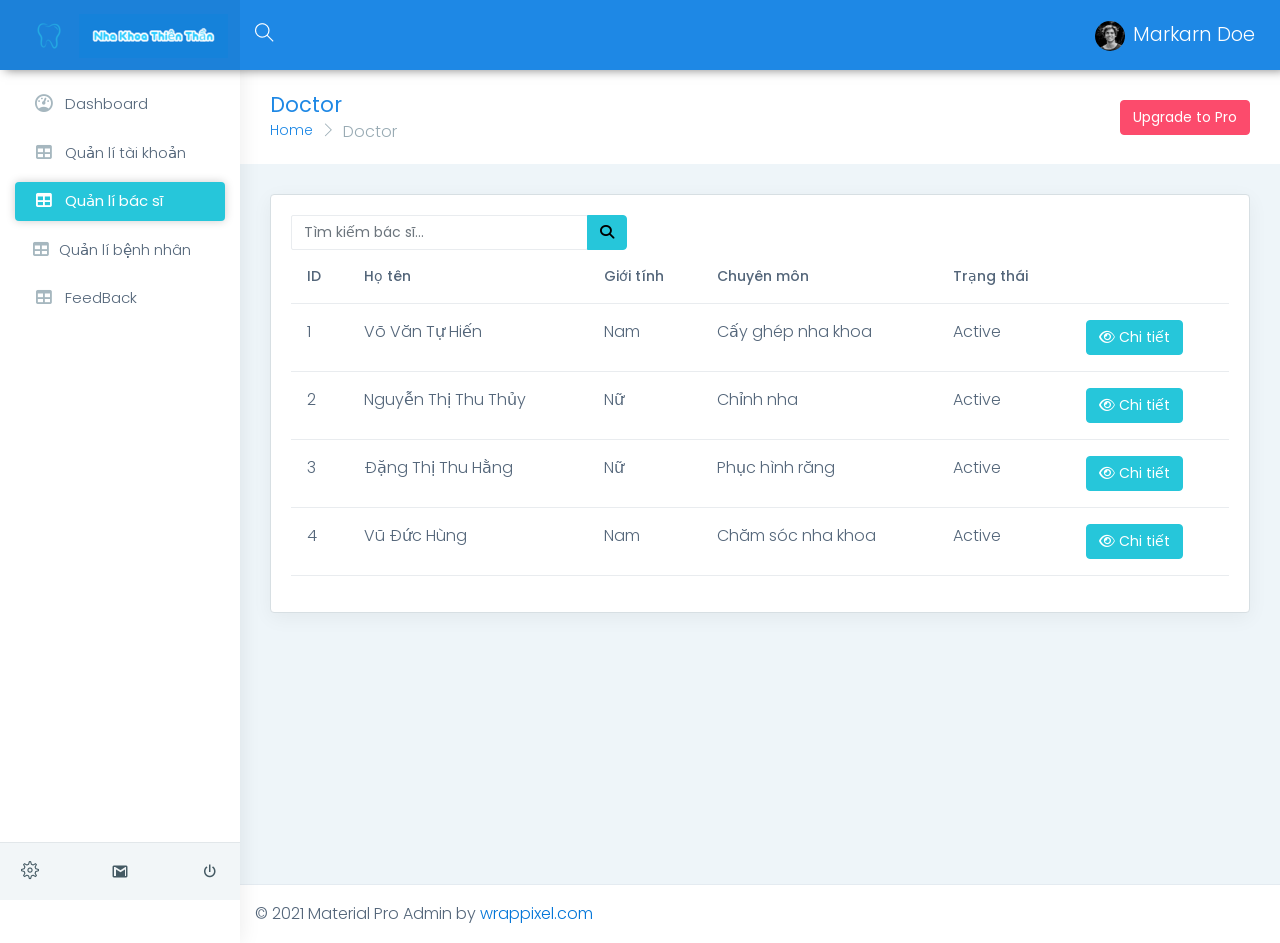
<file: web/html/doctor.html>
<!DOCTYPE html>
<html dir="ltr" lang="en">

<head>
    <meta charset="utf-8">
    <meta http-equiv="X-UA-Compatible" content="IE=edge">
    <!-- Tell the browser to be responsive to screen width -->
    <meta name="viewport" content="width=device-width, initial-scale=1">
    <meta name="keywords"
        content="wrappixel, admin dashboard, html css dashboard, web dashboard, bootstrap 5 admin, bootstrap 5, css3 dashboard, bootstrap 5 dashboard, materialpro admin bootstrap 5 dashboard, frontend, responsive bootstrap 5 admin template, materialpro admin lite design, materialpro admin lite dashboard bootstrap 5 dashboard template">
    <meta name="description"
        content="Material Pro Lite is powerful and clean admin dashboard template, inpired from Bootstrap Framework">
    <meta name="robots" content="noindex,nofollow">
    <title>Material Pro Lite Template by WrapPixel</title>
    <link rel="canonical" href="https://www.wrappixel.com/templates/materialpro-lite/" />
    <!-- Favicon icon -->
    <link rel="icon" type="image/png" sizes="16x16" href="../assets/images/favicon.png">
    <!-- Custom CSS -->
    <link href="css/style.min.css" rel="stylesheet">
    <!-- HTML5 Shim and Respond.js IE8 support of HTML5 elements and media queries -->
    <!-- WARNING: Respond.js doesn't work if you view the page via file:// -->
    <!--[if lt IE 9]>
    <script src="https://oss.maxcdn.com/libs/html5shiv/3.7.0/html5shiv.js"></script>
    <script src="https://oss.maxcdn.com/libs/respond.js/1.4.2/respond.min.js"></script>
<![endif]-->

    <!-- Icon CND fontawesome -->
    <link rel="stylesheet" href="https://cdnjs.cloudflare.com/ajax/libs/font-awesome/6.1.1/css/all.min.css"
        integrity="sha512-KfkfwYDsLkIlwQp6LFnl8zNdLGxu9YAA1QvwINks4PhcElQSvqcyVLLD9aMhXd13uQjoXtEKNosOWaZqXgel0g=="
        crossorigin="anonymous" referrerpolicy="no-referrer" />
    <!-- Icon CND fontawesome -->
</head>

<body>
    <!-- ============================================================== -->
    <!-- Preloader - style you can find in spinners.css -->
    <!-- ============================================================== -->
    <div class="preloader">
        <div class="lds-ripple">
            <div class="lds-pos"></div>
            <div class="lds-pos"></div>
        </div>
    </div>
    <!-- ============================================================== -->
    <!-- Main wrapper - style you can find in pages.scss -->
    <!-- ============================================================== -->
    <div id="main-wrapper" data-layout="vertical" data-navbarbg="skin5" data-sidebartype="full"
        data-sidebar-position="absolute" data-header-position="absolute" data-boxed-layout="full">
        <!-- ============================================================== -->
        <!-- Topbar header - style you can find in pages.scss -->
        <!-- ============================================================== -->
        <header class="topbar" data-navbarbg="skin6">
            <nav class="navbar top-navbar navbar-expand-md navbar-dark">
                <div class="navbar-header" data-logobg="skin6">
                    <!-- ============================================================== -->
                    <!-- Logo -->
                    <!-- ============================================================== -->
                    <a class="navbar-brand ms-4" href="index.html">
                        <!-- Logo icon -->
                        <b class="logo-icon">
                            <!--You can put here icon as well // <i class="wi wi-sunset"></i> //-->
                            <!-- Dark Logo icon -->
                            <img src="../assets/images/logo-header1.png" alt="homepage" class="dark-logo" />
                        </b>
                        <!--End Logo icon -->
                        <!-- Logo text -->
                        <span class="logo-text">
                            <!-- dark Logo text -->
                            <img src="../assets/images/logo-header2-2.png" alt="homepage" class="dark-logo" />

                        </span>
                    </a>
                    <!-- ============================================================== -->
                    <!-- End Logo -->
                    <!-- ============================================================== -->
                    <!-- ============================================================== -->
                    <!-- toggle and nav items -->
                    <!-- ============================================================== -->
                    <a class="nav-toggler waves-effect waves-light text-white d-block d-md-none"
                        href="javascript:void(0)"><i class="ti-menu ti-close"></i></a>
                </div>
                <!-- ============================================================== -->
                <!-- End Logo -->
                <!-- ============================================================== -->
                <div class="navbar-collapse collapse" id="navbarSupportedContent" data-navbarbg="skin5">
                    <ul class="navbar-nav d-lg-none d-md-block ">
                        <li class="nav-item">
                            <a class="nav-toggler nav-link waves-effect waves-light text-white "
                                href="javascript:void(0)"><i class="ti-menu ti-close"></i></a>
                        </li>
                    </ul>
                    <!-- ============================================================== -->
                    <!-- toggle and nav items -->
                    <!-- ============================================================== -->
                    <ul class="navbar-nav me-auto mt-md-0 ">
                        <!-- ============================================================== -->
                        <!-- Search -->
                        <!-- ============================================================== -->

                        <li class="nav-item search-box">
                            <a class="nav-link text-muted" href="javascript:void(0)"><i class="ti-search"></i></a>
                            <form class="app-search" style="display: none;">
                                <input type="text" class="form-control" placeholder="Search &amp; enter"> <a
                                    class="srh-btn"><i class="ti-close"></i></a>
                            </form>
                        </li>
                    </ul>

                    <!-- ============================================================== -->
                    <!-- Right side toggle and nav items -->
                    <!-- ============================================================== -->
                    <ul class="navbar-nav">
                        <!-- ============================================================== -->
                        <!-- User profile and search -->
                        <!-- ============================================================== -->
                        <li class="nav-item dropdown">
                            <a class="nav-link dropdown-toggle text-muted waves-effect waves-dark" href="#"
                                id="navbarDropdown" role="button" data-bs-toggle="dropdown" aria-expanded="false">
                                <img src="../assets/images/users/1.jpg" alt="user" class="profile-pic me-2">Markarn Doe
                            </a>
                            <ul class="dropdown-menu" aria-labelledby="navbarDropdown">
                                <button class="dropdown-item" type="button">
                                    <a href="">
                                        <i class="fa-solid fa-circle-arrow-right"></i>
                                        Tài Khoản Của Tôi
                                    </a>
                                </button>
                                <button class="dropdown-item" type="button">
                                    <input type="hidden" name="action" value="Logout" />
                                    <i class="fa-solid fa-arrow-right-from-bracket"></i>
                                    Đăng Xuất
                                </button>
                                <button class="dropdown-item" type="button">
                                    <a href="">
                                        <i class="fa-solid fa-circle-arrow-right"></i>
                                        Quản Lý
                                    </a>
                                </button>
                            </ul>
                        </li>
                    </ul>
                </div>
            </nav>
        </header>
        <!-- ============================================================== -->
        <!-- End Topbar header -->
        <!-- ============================================================== -->
        <!-- ============================================================== -->
        <!-- Left Sidebar - style you can find in sidebar.scss  -->
        <!-- ============================================================== -->
        <aside class="left-sidebar" data-sidebarbg="skin6">
            <!-- Sidebar scroll-->
            <div class="scroll-sidebar">
                <!-- Sidebar navigation-->
                <nav class="sidebar-nav">
                    <ul id="sidebarnav">
                        <!-- User Profile-->
                        <li class="sidebar-item"> <a class="sidebar-link waves-effect waves-dark sidebar-link"
                                href="index.html" aria-expanded="false"><i class="mdi me-2 mdi-gauge"></i><span
                                    class="hide-menu">Dashboard</span></a></li>
                        <li class="sidebar-item"> <a class="sidebar-link waves-effect waves-dark sidebar-link"
                                href="setting.html" aria-expanded="false"><i class="mdi me-2 mdi-table"></i><span
                                    class="hide-menu">Quản lí tài khoản</span></a></li>
                        <li class="sidebar-item"> <a class="sidebar-link waves-effect waves-dark sidebar-link"
                                href="doctor.html" aria-expanded="false"><i class="mdi me-2 mdi-table"></i><span
                                    class="hide-menu">Quản lí bác sĩ</span></a></li>
                        <li class="sidebar-item"> <a class="sidebar-link waves-effect waves-dark sidebar-link"
                                href="patient.html" aria-expanded="false"><i class="mdi me-2 mdi-table"></i><span
                                    class="hide-menu">Quản lí bệnh nhân</span></a></li>
                        <li class="sidebar-item"> <a class="sidebar-link waves-effect waves-dark sidebar-link"
                                href="feedback.html" aria-expanded="false"><i class="mdi me-2 mdi-table"></i><span
                                    class="hide-menu">FeedBack</span></a></li>
                        <!-- <li class="sidebar-item"> <a class="sidebar-link waves-effect waves-dark sidebar-link"
                                href="pages-blank.html" aria-expanded="false"><i
                                    class="mdi me-2 mdi-book-open-variant"></i><span class="hide-menu">Blank</span></a>
                        </li>
                        <li class="sidebar-item"> <a class="sidebar-link waves-effect waves-dark sidebar-link"
                                href="pages-error-404.html" aria-expanded="false"><i
                                    class="mdi me-2 mdi-help-circle"></i><span class="hide-menu">Error 404</span></a>
                        </li>
                        <li class="text-center p-20 upgrade-btn">
                            <a href="https://www.wrappixel.com/templates/materialpro/"
                                class="btn btn-warning text-white mt-4" target="_blank">Upgrade to
                                Pro</a>
                        </li> -->
                    </ul>

                </nav>
                <!-- End Sidebar navigation -->
            </div>
            <!-- End Sidebar scroll-->
            <div class="sidebar-footer">
                <div class="row">
                    <div class="col-4 link-wrap">
                        <!-- item-->
                        <a href="" class="link" data-toggle="tooltip" title="" data-original-title="Settings"><i
                                class="ti-settings"></i></a>
                    </div>
                    <div class="col-4 link-wrap">
                        <!-- item-->
                        <a href="" class="link" data-toggle="tooltip" title="" data-original-title="Email"><i
                                class="mdi mdi-gmail"></i></a>
                    </div>
                    <div class="col-4 link-wrap">
                        <!-- item-->
                        <a href="" class="link" data-toggle="tooltip" title="" data-original-title="Logout"><i
                                class="mdi mdi-power"></i></a>
                    </div>
                </div>
            </div>
        </aside>
        <!-- ============================================================== -->
        <!-- End Left Sidebar - style you can find in sidebar.scss  -->
        <!-- ============================================================== -->
        <!-- ============================================================== -->
        <!-- Page wrapper  -->
        <!-- ============================================================== -->
        <div class="page-wrapper">
            <!-- ============================================================== -->
            <!-- Bread crumb and right sidebar toggle -->
            <!-- ============================================================== -->
            <div class="page-breadcrumb">
                <div class="row align-items-center">
                    <div class="col-md-6 col-8 align-self-center">
                        <h3 class="page-title mb-0 p-0">Doctor</h3>
                        <div class="d-flex align-items-center">
                            <nav aria-label="breadcrumb">
                                <ol class="breadcrumb">
                                    <li class="breadcrumb-item"><a href="#">Home</a></li>
                                    <li class="breadcrumb-item active" aria-current="page">Doctor</li>
                                </ol>
                            </nav>
                        </div>
                    </div>
                    <div class="col-md-6 col-4 align-self-center">
                        <div class="text-end upgrade-btn">
                            <a href="https://www.wrappixel.com/templates/materialpro/"
                                class="btn btn-danger d-none d-md-inline-block text-white" target="_blank">Upgrade to
                                Pro</a>
                        </div>
                    </div>
                </div>
            </div>
            <!-- ============================================================== -->
            <!-- End Bread crumb and right sidebar toggle -->
            <!-- ============================================================== -->
            <!-- ============================================================== -->
            <!-- Container fluid  -->
            <!-- ============================================================== -->
            <div class="container-fluid">
                <!-- ============================================================== -->
                <!-- Start Page Content -->
                <!-- ============================================================== -->
                <div class="row">
                    <!-- column -->
                    <div class="col-sm-12">
                        <div class="card">
                            <div class="card-body">
                                <div class="input-group">
                                    <div class="form-outline">
                                        <input type="search" id="form1" class="form-control"
                                            placeholder="Tìm kiếm bác sĩ...">
                                    </div>
                                    <button type="button" class="btn btn-success">
                                        <i class="fas fa-search"></i>
                                    </button>
                                </div>

                                <div class="table-responsive">
                                    <table class="table user-table">
                                        <thead>
                                            <tr>
                                                <th class="border-top-0">ID</th>
                                                <th class="border-top-0">Họ tên</th>
                                                <th class="border-top-0">Giới tính</th>
                                                <th class="border-top-0">Chuyên môn</th>
                                                <th class="border-top-0">Trạng thái</th>
                                                <th class="border-top-0"></th>
                                            </tr>
                                        </thead>
                                        <tbody>
                                            <tr>
                                                <td>1</td>
                                                <td>Võ Văn Tự Hiến</td>
                                                <td>Nam</td>
                                                <td>Cấy ghép nha khoa</td>
                                                <td>Active</td>
                                                <td>
                                                    <a href=""
                                                        class="btn btn-success d-none d-md-inline-block text-white"
                                                        target="_blank">
                                                        <i class="fa-regular fa-eye"></i>
                                                        Chi tiết
                                                    </a>
                                                </td>
                                            </tr>
                                            <tr>
                                                <td>2</td>
                                                <td>Nguyễn Thị Thu Thủy</td>
                                                <td>Nữ</td>
                                                <td>Chỉnh nha</td>
                                                <td>Active</td>
                                                <td>
                                                    <a href=""
                                                        class="btn btn-success d-none d-md-inline-block text-white"
                                                        target="_blank">
                                                        <i class="fa-regular fa-eye"></i>
                                                        Chi tiết
                                                    </a>
                                                </td>
                                            </tr>
                                            <tr>
                                                <td>3</td>
                                                <td>Đặng Thị Thu Hằng</td>
                                                <td>Nữ</td>
                                                <td>Phục hình răng</td>
                                                <td>Active</td>
                                                <td>
                                                    <a href=""
                                                        class="btn btn-success d-none d-md-inline-block text-white"
                                                        target="_blank">
                                                        <i class="fa-regular fa-eye"></i>
                                                        Chi tiết
                                                    </a>
                                                </td>
                                            </tr>
                                            <tr>
                                                <td>4</td>
                                                <td>Vũ Đức Hùng</td>
                                                <td>Nam</td>
                                                <td>Chăm sóc nha khoa</td>
                                                <td>Active</td>
                                                <td>
                                                    <a href=""
                                                        class="btn btn-success d-none d-md-inline-block text-white"
                                                        target="_blank">
                                                        <i class="fa-regular fa-eye"></i>
                                                        Chi tiết
                                                    </a>
                                                </td>
                                            </tr>
                                        </tbody>
                                    </table>
                                </div>
                            </div>
                        </div>
                    </div>
                </div>
                <!-- ============================================================== -->
                <!-- End PAge Content -->
                <!-- ============================================================== -->
                <!-- ============================================================== -->
                <!-- Right sidebar -->
                <!-- ============================================================== -->
                <!-- .right-sidebar -->
                <!-- ============================================================== -->
                <!-- End Right sidebar -->
                <!-- ============================================================== -->
            </div>
            <!-- ============================================================== -->
            <!-- End Container fluid  -->
            <!-- ============================================================== -->
            <!-- ============================================================== -->
            <!-- footer -->
            <!-- ============================================================== -->
            <footer class="footer"> © 2021 Material Pro Admin by <a href="https://www.wrappixel.com/">wrappixel.com </a>
            </footer>
            <!-- ============================================================== -->
            <!-- End footer -->
            <!-- ============================================================== -->
        </div>
        <!-- ============================================================== -->
        <!-- End Page wrapper  -->
        <!-- ============================================================== -->
    </div>
    <!-- ============================================================== -->
    <!-- End Wrapper -->
    <!-- ============================================================== -->
    <!-- ============================================================== -->
    <!-- All Jquery -->
    <!-- ============================================================== -->
    <script src="../assets/plugins/jquery/dist1/jquery.min.js"></script>
    <!-- Bootstrap tether Core JavaScript -->
    <script src="../assets/plugins/bootstrap/dist1/js/bootstrap.bundle.min.js"></script>
    <script src="js/app-style-switcher.js"></script>
    <!--Wave Effects -->
    <script src="js/waves.js"></script>
    <!--Menu sidebar -->
    <script src="js/sidebarmenu.js"></script>
    <!--Custom JavaScript -->
    <script src="js/custom.js"></script>
</body>

</html>
</file>
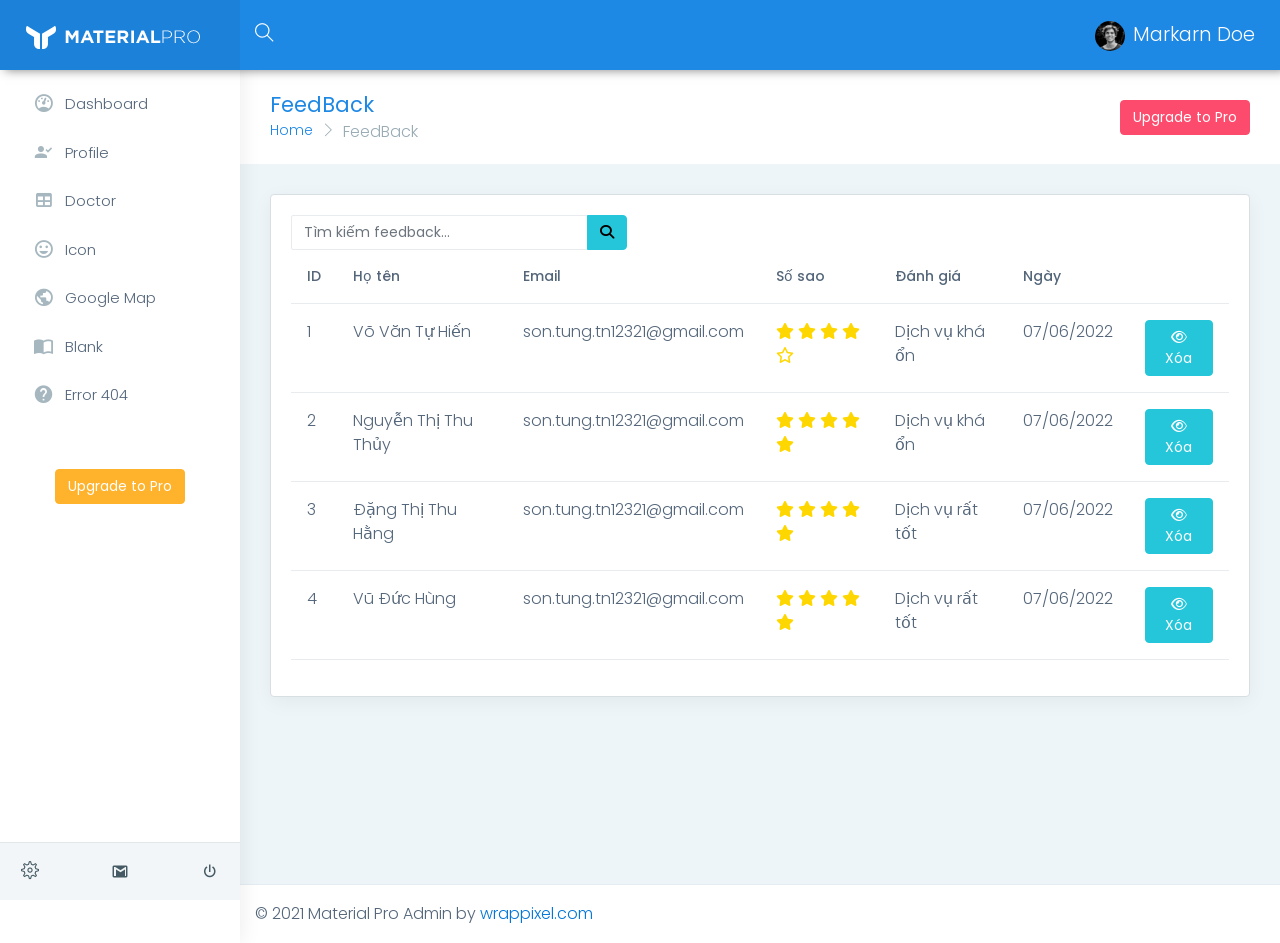
<file: web/html/feedback.html>
<!DOCTYPE html>
<html dir="ltr" lang="en">

<head>
    <meta charset="utf-8">
    <meta http-equiv="X-UA-Compatible" content="IE=edge">
    <!-- Tell the browser to be responsive to screen width -->
    <meta name="viewport" content="width=device-width, initial-scale=1">
    <meta name="keywords"
        content="wrappixel, admin dashboard, html css dashboard, web dashboard, bootstrap 5 admin, bootstrap 5, css3 dashboard, bootstrap 5 dashboard, materialpro admin bootstrap 5 dashboard, frontend, responsive bootstrap 5 admin template, materialpro admin lite design, materialpro admin lite dashboard bootstrap 5 dashboard template">
    <meta name="description"
        content="Material Pro Lite is powerful and clean admin dashboard template, inpired from Bootstrap Framework">
    <meta name="robots" content="noindex,nofollow">
    <title>Material Pro Lite Template by WrapPixel</title>
    <link rel="canonical" href="https://www.wrappixel.com/templates/materialpro-lite/" />
    <!-- Favicon icon -->
    <link rel="icon" type="image/png" sizes="16x16" href="../assets/images/favicon.png">
    <!-- Custom CSS -->
    <link href="css/style.min.css" rel="stylesheet">
    <!-- HTML5 Shim and Respond.js IE8 support of HTML5 elements and media queries -->
    <!-- WARNING: Respond.js doesn't work if you view the page via file:// -->
    <!--[if lt IE 9]>
    <script src="https://oss.maxcdn.com/libs/html5shiv/3.7.0/html5shiv.js"></script>
    <script src="https://oss.maxcdn.com/libs/respond.js/1.4.2/respond.min.js"></script>
<![endif]-->

    <!-- Icon CND fontawesome -->
    <link rel="stylesheet" href="https://cdnjs.cloudflare.com/ajax/libs/font-awesome/6.1.1/css/all.min.css"
        integrity="sha512-KfkfwYDsLkIlwQp6LFnl8zNdLGxu9YAA1QvwINks4PhcElQSvqcyVLLD9aMhXd13uQjoXtEKNosOWaZqXgel0g=="
        crossorigin="anonymous" referrerpolicy="no-referrer" />
    <!-- Icon CND fontawesome -->
</head>

<body>
    <!-- ============================================================== -->
    <!-- Preloader - style you can find in spinners.css -->
    <!-- ============================================================== -->
    <div class="preloader">
        <div class="lds-ripple">
            <div class="lds-pos"></div>
            <div class="lds-pos"></div>
        </div>
    </div>
    <!-- ============================================================== -->
    <!-- Main wrapper - style you can find in pages.scss -->
    <!-- ============================================================== -->
    <div id="main-wrapper" data-layout="vertical" data-navbarbg="skin5" data-sidebartype="full"
        data-sidebar-position="absolute" data-header-position="absolute" data-boxed-layout="full">
        <!-- ============================================================== -->
        <!-- Topbar header - style you can find in pages.scss -->
        <!-- ============================================================== -->
        <header class="topbar" data-navbarbg="skin6">
            <nav class="navbar top-navbar navbar-expand-md navbar-dark">
                <div class="navbar-header" data-logobg="skin6">
                    <!-- ============================================================== -->
                    <!-- Logo -->
                    <!-- ============================================================== -->
                    <a class="navbar-brand ms-4" href="index.html">
                        <!-- Logo icon -->
                        <b class="logo-icon">
                            <!--You can put here icon as well // <i class="wi wi-sunset"></i> //-->
                            <!-- Dark Logo icon -->
                            <img src="../assets/images/logo-light-icon.png" alt="homepage" class="dark-logo" />

                        </b>
                        <!--End Logo icon -->
                        <!-- Logo text -->
                        <span class="logo-text">
                            <!-- dark Logo text -->
                            <img src="../assets/images/logo-light-text.png" alt="homepage" class="dark-logo" />

                        </span>
                    </a>
                    <!-- ============================================================== -->
                    <!-- End Logo -->
                    <!-- ============================================================== -->
                    <!-- ============================================================== -->
                    <!-- toggle and nav items -->
                    <!-- ============================================================== -->
                    <a class="nav-toggler waves-effect waves-light text-white d-block d-md-none"
                        href="javascript:void(0)"><i class="ti-menu ti-close"></i></a>
                </div>
                <!-- ============================================================== -->
                <!-- End Logo -->
                <!-- ============================================================== -->
                <div class="navbar-collapse collapse" id="navbarSupportedContent" data-navbarbg="skin5">
                    <ul class="navbar-nav d-lg-none d-md-block ">
                        <li class="nav-item">
                            <a class="nav-toggler nav-link waves-effect waves-light text-white "
                                href="javascript:void(0)"><i class="ti-menu ti-close"></i></a>
                        </li>
                    </ul>
                    <!-- ============================================================== -->
                    <!-- toggle and nav items -->
                    <!-- ============================================================== -->
                    <ul class="navbar-nav me-auto mt-md-0 ">
                        <!-- ============================================================== -->
                        <!-- Search -->
                        <!-- ============================================================== -->

                        <li class="nav-item search-box">
                            <a class="nav-link text-muted" href="javascript:void(0)"><i class="ti-search"></i></a>
                            <form class="app-search" style="display: none;">
                                <input type="text" class="form-control" placeholder="Search &amp; enter"> <a
                                    class="srh-btn"><i class="ti-close"></i></a>
                            </form>
                        </li>
                    </ul>

                    <!-- ============================================================== -->
                    <!-- Right side toggle and nav items -->
                    <!-- ============================================================== -->
                    <ul class="navbar-nav">
                        <!-- ============================================================== -->
                        <!-- User profile and search -->
                        <!-- ============================================================== -->
                        <li class="nav-item dropdown">
                            <a class="nav-link dropdown-toggle text-muted waves-effect waves-dark" href="#"
                                id="navbarDropdown" role="button" data-bs-toggle="dropdown" aria-expanded="false">
                                <img src="../assets/images/users/1.jpg" alt="user" class="profile-pic me-2">Markarn Doe
                            </a>
                            <ul class="dropdown-menu" aria-labelledby="navbarDropdown"></ul>
                        </li>
                    </ul>
                </div>
            </nav>
        </header>
        <!-- ============================================================== -->
        <!-- End Topbar header -->
        <!-- ============================================================== -->
        <!-- ============================================================== -->
        <!-- Left Sidebar - style you can find in sidebar.scss  -->
        <!-- ============================================================== -->
        <aside class="left-sidebar" data-sidebarbg="skin6">
            <!-- Sidebar scroll-->
            <div class="scroll-sidebar">
                <!-- Sidebar navigation-->
                <nav class="sidebar-nav">
                    <ul id="sidebarnav">
                        <!-- User Profile-->
                        <li class="sidebar-item"> <a class="sidebar-link waves-effect waves-dark sidebar-link"
                                href="index.html" aria-expanded="false"><i class="mdi me-2 mdi-gauge"></i><span
                                    class="hide-menu">Dashboard</span></a></li>
                        <li class="sidebar-item"> <a class="sidebar-link waves-effect waves-dark sidebar-link"
                                href="pages-profile.html" aria-expanded="false">
                                <i class="mdi me-2 mdi-account-check"></i><span class="hide-menu">Profile</span></a>
                        </li>
                        <li class="sidebar-item"> <a class="sidebar-link waves-effect waves-dark sidebar-link"
                                href="table-basic.html" aria-expanded="false"><i class="mdi me-2 mdi-table"></i><span
                                    class="hide-menu">Doctor</span></a></li>
                        <li class="sidebar-item"> <a class="sidebar-link waves-effect waves-dark sidebar-link"
                                href="icon-material.html" aria-expanded="false"><i
                                    class="mdi me-2 mdi-emoticon"></i><span class="hide-menu">Icon</span></a></li>
                        <li class="sidebar-item"> <a class="sidebar-link waves-effect waves-dark sidebar-link"
                                href="map-google.html" aria-expanded="false"><i class="mdi me-2 mdi-earth"></i><span
                                    class="hide-menu">Google Map</span></a></li>
                        <li class="sidebar-item"> <a class="sidebar-link waves-effect waves-dark sidebar-link"
                                href="pages-blank.html" aria-expanded="false"><i
                                    class="mdi me-2 mdi-book-open-variant"></i><span class="hide-menu">Blank</span></a>
                        </li>
                        <li class="sidebar-item"> <a class="sidebar-link waves-effect waves-dark sidebar-link"
                                href="pages-error-404.html" aria-expanded="false"><i
                                    class="mdi me-2 mdi-help-circle"></i><span class="hide-menu">Error 404</span></a>
                        </li>
                        <li class="text-center p-20 upgrade-btn">
                            <a href="https://www.wrappixel.com/templates/materialpro/"
                                class="btn btn-warning text-white mt-4" target="_blank">Upgrade to
                                Pro</a>
                        </li>
                    </ul>

                </nav>
                <!-- End Sidebar navigation -->
            </div>
            <!-- End Sidebar scroll-->
            <div class="sidebar-footer">
                <div class="row">
                    <div class="col-4 link-wrap">
                        <!-- item-->
                        <a href="" class="link" data-toggle="tooltip" title="" data-original-title="Settings"><i
                                class="ti-settings"></i></a>
                    </div>
                    <div class="col-4 link-wrap">
                        <!-- item-->
                        <a href="" class="link" data-toggle="tooltip" title="" data-original-title="Email"><i
                                class="mdi mdi-gmail"></i></a>
                    </div>
                    <div class="col-4 link-wrap">
                        <!-- item-->
                        <a href="" class="link" data-toggle="tooltip" title="" data-original-title="Logout"><i
                                class="mdi mdi-power"></i></a>
                    </div>
                </div>
            </div>
        </aside>
        <!-- ============================================================== -->
        <!-- End Left Sidebar - style you can find in sidebar.scss  -->
        <!-- ============================================================== -->
        <!-- ============================================================== -->
        <!-- Page wrapper  -->
        <!-- ============================================================== -->
        <div class="page-wrapper">
            <!-- ============================================================== -->
            <!-- Bread crumb and right sidebar toggle -->
            <!-- ============================================================== -->
            <div class="page-breadcrumb">
                <div class="row align-items-center">
                    <div class="col-md-6 col-8 align-self-center">
                        <h3 class="page-title mb-0 p-0">FeedBack</h3>
                        <div class="d-flex align-items-center">
                            <nav aria-label="breadcrumb">
                                <ol class="breadcrumb">
                                    <li class="breadcrumb-item"><a href="#">Home</a></li>
                                    <li class="breadcrumb-item active" aria-current="page">FeedBack</li>
                                </ol>
                            </nav>
                        </div>
                    </div>
                    <div class="col-md-6 col-4 align-self-center">
                        <div class="text-end upgrade-btn">
                            <a href="https://www.wrappixel.com/templates/materialpro/"
                                class="btn btn-danger d-none d-md-inline-block text-white" target="_blank">Upgrade to
                                Pro</a>
                        </div>
                    </div>
                </div>
            </div>
            <!-- ============================================================== -->
            <!-- End Bread crumb and right sidebar toggle -->
            <!-- ============================================================== -->
            <!-- ============================================================== -->
            <!-- Container fluid  -->
            <!-- ============================================================== -->
            <div class="container-fluid">
                <!-- ============================================================== -->
                <!-- Start Page Content -->
                <!-- ============================================================== -->
                <div class="row">
                    <!-- column -->
                    <div class="col-sm-12">
                        <div class="card">
                            <div class="card-body">
                                <div class="input-group">
                                    <div class="form-outline">
                                        <input type="search" id="form1" class="form-control"
                                            placeholder="Tìm kiếm feedback...">
                                    </div>
                                    <button type="button" class="btn btn-success">
                                        <i class="fas fa-search"></i>
                                    </button>
                                </div>

                                <div class="table-responsive">
                                    <table class="table user-table">
                                        <thead>
                                            <tr>
                                                <th class="border-top-0">ID</th>
                                                <th class="border-top-0">Họ tên</th>
                                                <th class="border-top-0">Email</th>
                                                <th class="border-top-0">Số sao</th>
                                                <th class="border-top-0">Đánh giá</th>
                                                <th class="border-top-0">Ngày</th>
                                                <th class="border-top-0"></th>
                                            </tr>
                                        </thead>
                                        <tbody>
                                            <tr>
                                                <td>1</td>
                                                <td>Võ Văn Tự Hiến</td>
                                                <td>son.tung.tn12321@gmail.com</td>
                                                <td>
                                                    <i class="fa-solid fa-star" style="color: gold;"></i>
                                                    <i class="fa-solid fa-star" style="color: gold;"></i>
                                                    <i class="fa-solid fa-star" style="color: gold;"></i>
                                                    <i class="fa-solid fa-star" style="color: gold;"></i>
                                                    <i class="fa-regular fa-star" style="color: gold;"></i>
                                                </td>
                                                <td>Dịch vụ khá ổn</td>
                                                <td>07/06/2022</td>
                                                <td>
                                                    <a href=""
                                                        class="btn btn-success d-none d-md-inline-block text-white"
                                                        target="_blank">
                                                        <i class="fa-regular fa-eye"></i>
                                                        Xóa
                                                    </a>
                                                </td>
                                            </tr>
                                            <tr>
                                                <td>2</td>
                                                <td>Nguyễn Thị Thu Thủy</td>
                                                <td>son.tung.tn12321@gmail.com</td>
                                                <td>
                                                    <i class="fa-solid fa-star" style="color: gold;"></i>
                                                    <i class="fa-solid fa-star" style="color: gold;"></i>
                                                    <i class="fa-solid fa-star" style="color: gold;"></i>
                                                    <i class="fa-solid fa-star" style="color: gold;"></i>
                                                    <i class="fa-solid fa-star" style="color: gold;"></i>
                                                </td>
                                                <td>Dịch vụ khá ổn</td>
                                                <td>07/06/2022</td>
                                                <td>
                                                    <a href=""
                                                        class="btn btn-success d-none d-md-inline-block text-white"
                                                        target="_blank">
                                                        <i class="fa-regular fa-eye"></i>
                                                        Xóa
                                                    </a>
                                                </td>
                                            </tr>
                                            <tr>
                                                <td>3</td>
                                                <td>Đặng Thị Thu Hằng</td>
                                                <td>son.tung.tn12321@gmail.com</td>
                                                <td><i class="fa-solid fa-star" style="color: gold;"></i>
                                                    <i class="fa-solid fa-star" style="color: gold;"></i>
                                                    <i class="fa-solid fa-star" style="color: gold;"></i>
                                                    <i class="fa-solid fa-star" style="color: gold;"></i>
                                                    <i class="fa-solid fa-star" style="color: gold;"></i></td>
                                                <td>Dịch vụ rất tốt</td>
                                                <td>07/06/2022</td>
                                                <td>
                                                    <a href=""
                                                        class="btn btn-success d-none d-md-inline-block text-white"
                                                        target="_blank">
                                                        <i class="fa-regular fa-eye"></i>
                                                        Xóa
                                                    </a>
                                                </td>
                                            </tr>
                                            <tr>
                                                <td>4</td>
                                                <td>Vũ Đức Hùng</td>
                                                <td>son.tung.tn12321@gmail.com</td>
                                                <td><i class="fa-solid fa-star" style="color: gold;"></i>
                                                    <i class="fa-solid fa-star" style="color: gold;"></i>
                                                    <i class="fa-solid fa-star" style="color: gold;"></i>
                                                    <i class="fa-solid fa-star" style="color: gold;"></i>
                                                    <i class="fa-solid fa-star" style="color: gold;"></i></td>
                                                <td>Dịch vụ rất tốt</td>
                                                <td>07/06/2022</td>
                                                <td>
                                                    <a href=""
                                                        class="btn btn-success d-none d-md-inline-block text-white"
                                                        target="_blank">
                                                        <i class="fa-regular fa-eye"></i>
                                                        Xóa
                                                    </a>
                                                </td>
                                            </tr>
                                        </tbody>
                                    </table>
                                </div>
                            </div>
                        </div>
                    </div>
                </div>
                <!-- ============================================================== -->
                <!-- End PAge Content -->
                <!-- ============================================================== -->
                <!-- ============================================================== -->
                <!-- Right sidebar -->
                <!-- ============================================================== -->
                <!-- .right-sidebar -->
                <!-- ============================================================== -->
                <!-- End Right sidebar -->
                <!-- ============================================================== -->
            </div>
            <!-- ============================================================== -->
            <!-- End Container fluid  -->
            <!-- ============================================================== -->
            <!-- ============================================================== -->
            <!-- footer -->
            <!-- ============================================================== -->
            <footer class="footer"> © 2021 Material Pro Admin by <a href="https://www.wrappixel.com/">wrappixel.com </a>
            </footer>
            <!-- ============================================================== -->
            <!-- End footer -->
            <!-- ============================================================== -->
        </div>
        <!-- ============================================================== -->
        <!-- End Page wrapper  -->
        <!-- ============================================================== -->
    </div>
    <!-- ============================================================== -->
    <!-- End Wrapper -->
    <!-- ============================================================== -->
    <!-- ============================================================== -->
    <!-- All Jquery -->
    <!-- ============================================================== -->
    <script src="../assets/plugins/jquery/dist1/jquery.min.js"></script>
    <!-- Bootstrap tether Core JavaScript -->
    <script src="../assets/plugins/bootstrap/dist1/js/bootstrap.bundle.min.js"></script>
    <script src="js/app-style-switcher.js"></script>
    <!--Wave Effects -->
    <script src="js/waves.js"></script>
    <!--Menu sidebar -->
    <script src="js/sidebarmenu.js"></script>
    <!--Custom JavaScript -->
    <script src="js/custom.js"></script>
</body>

</html>
</file>
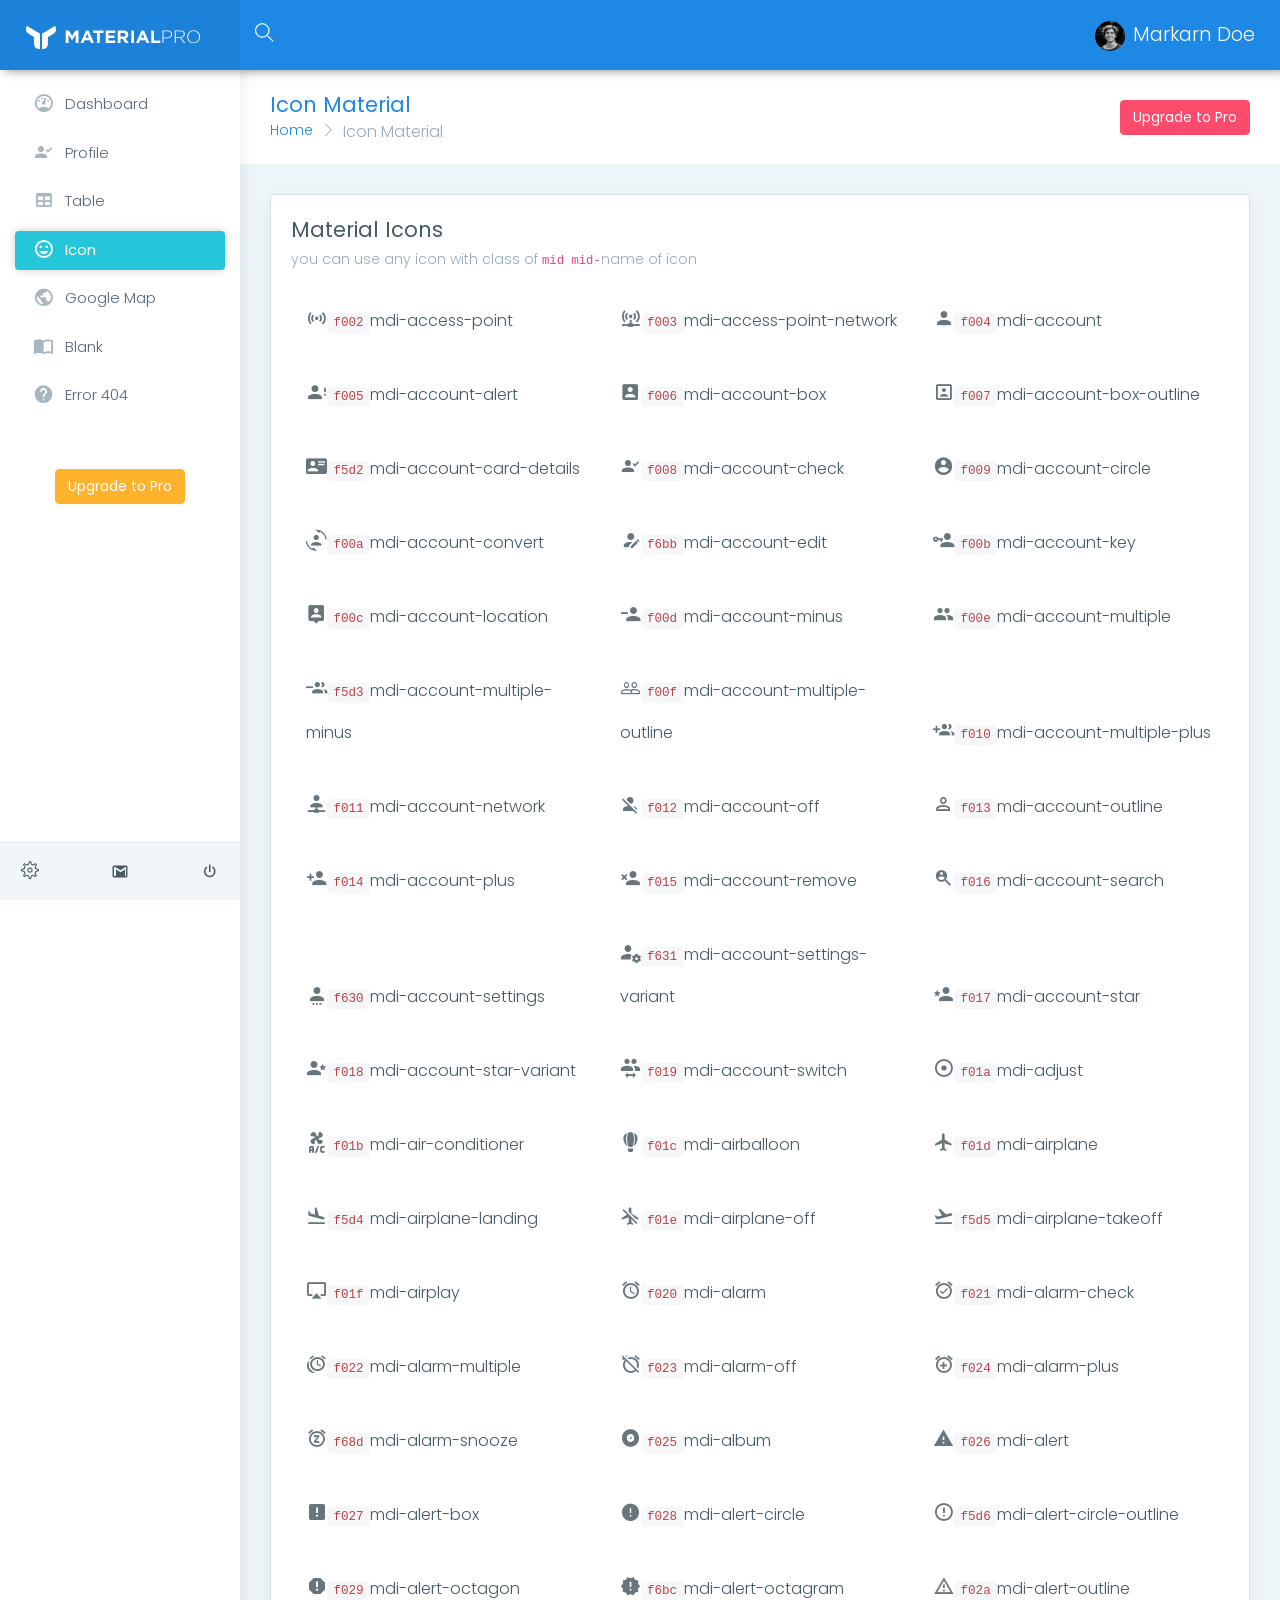
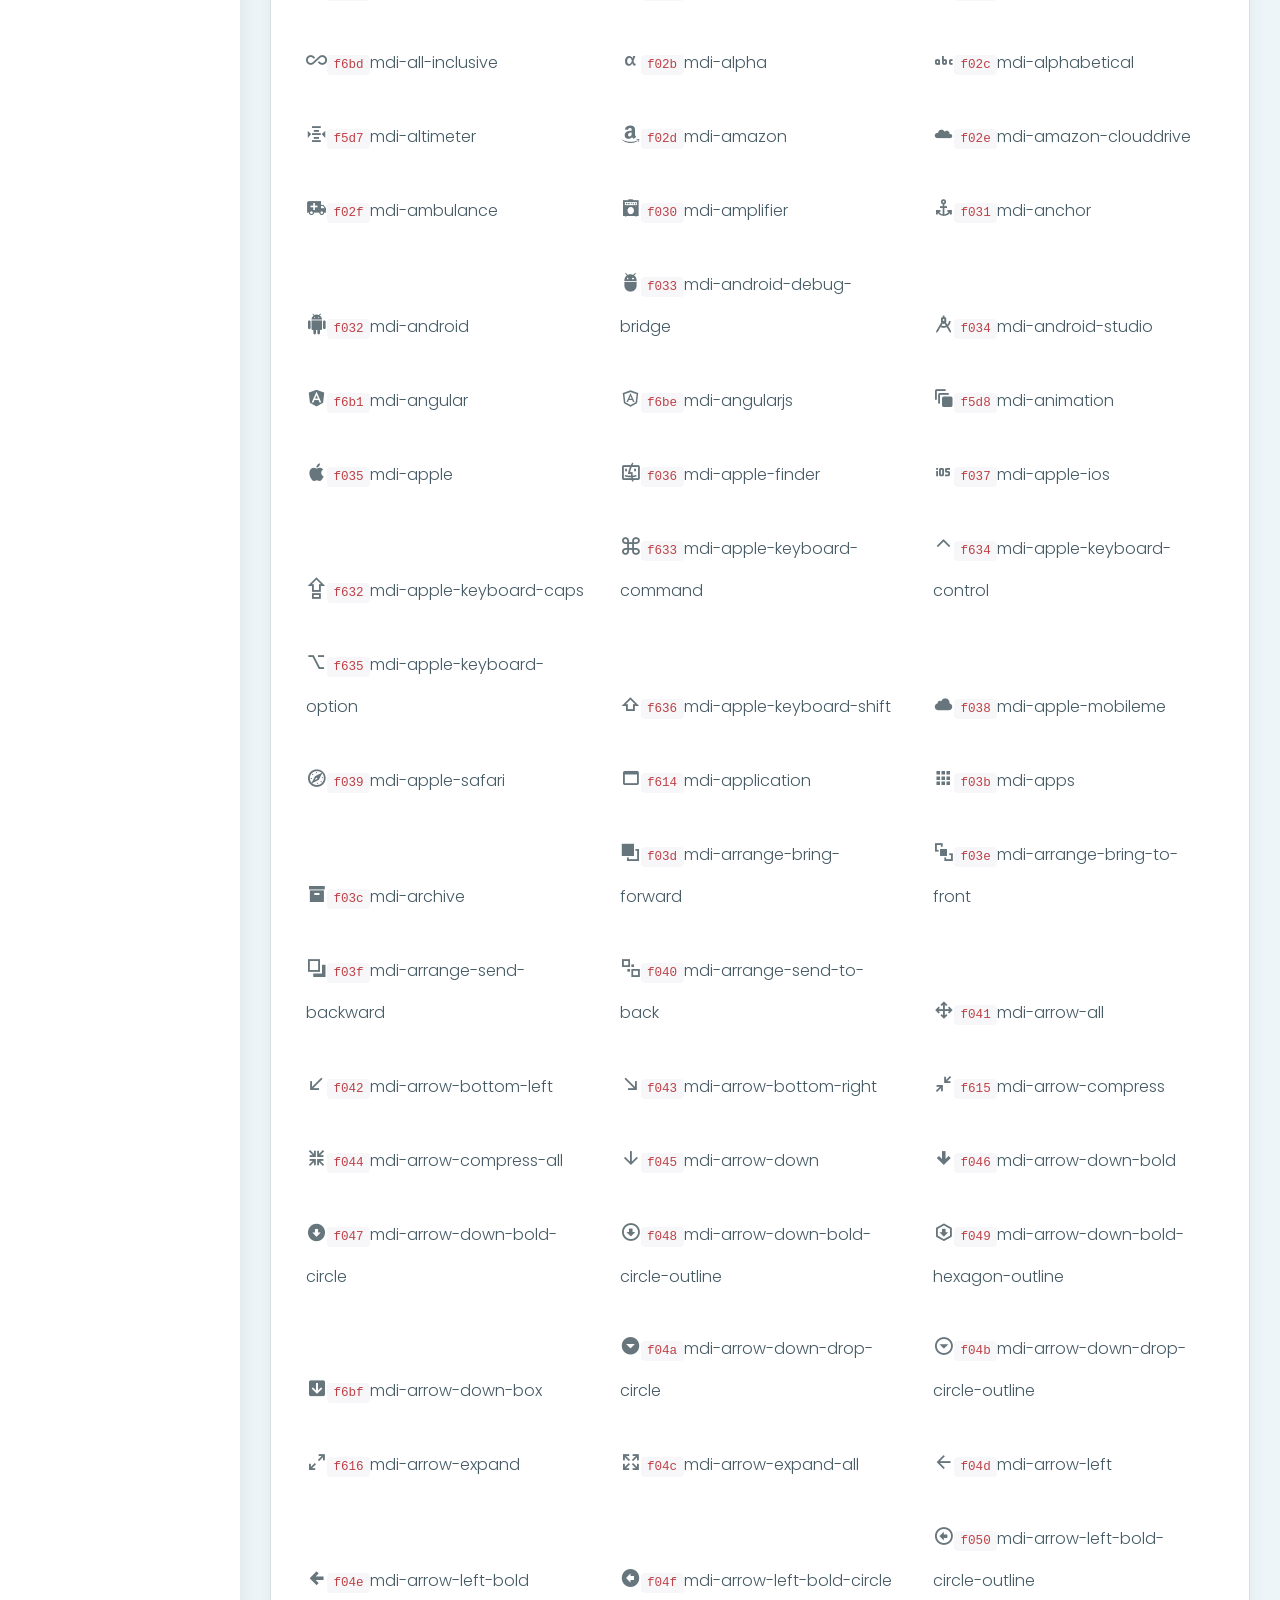
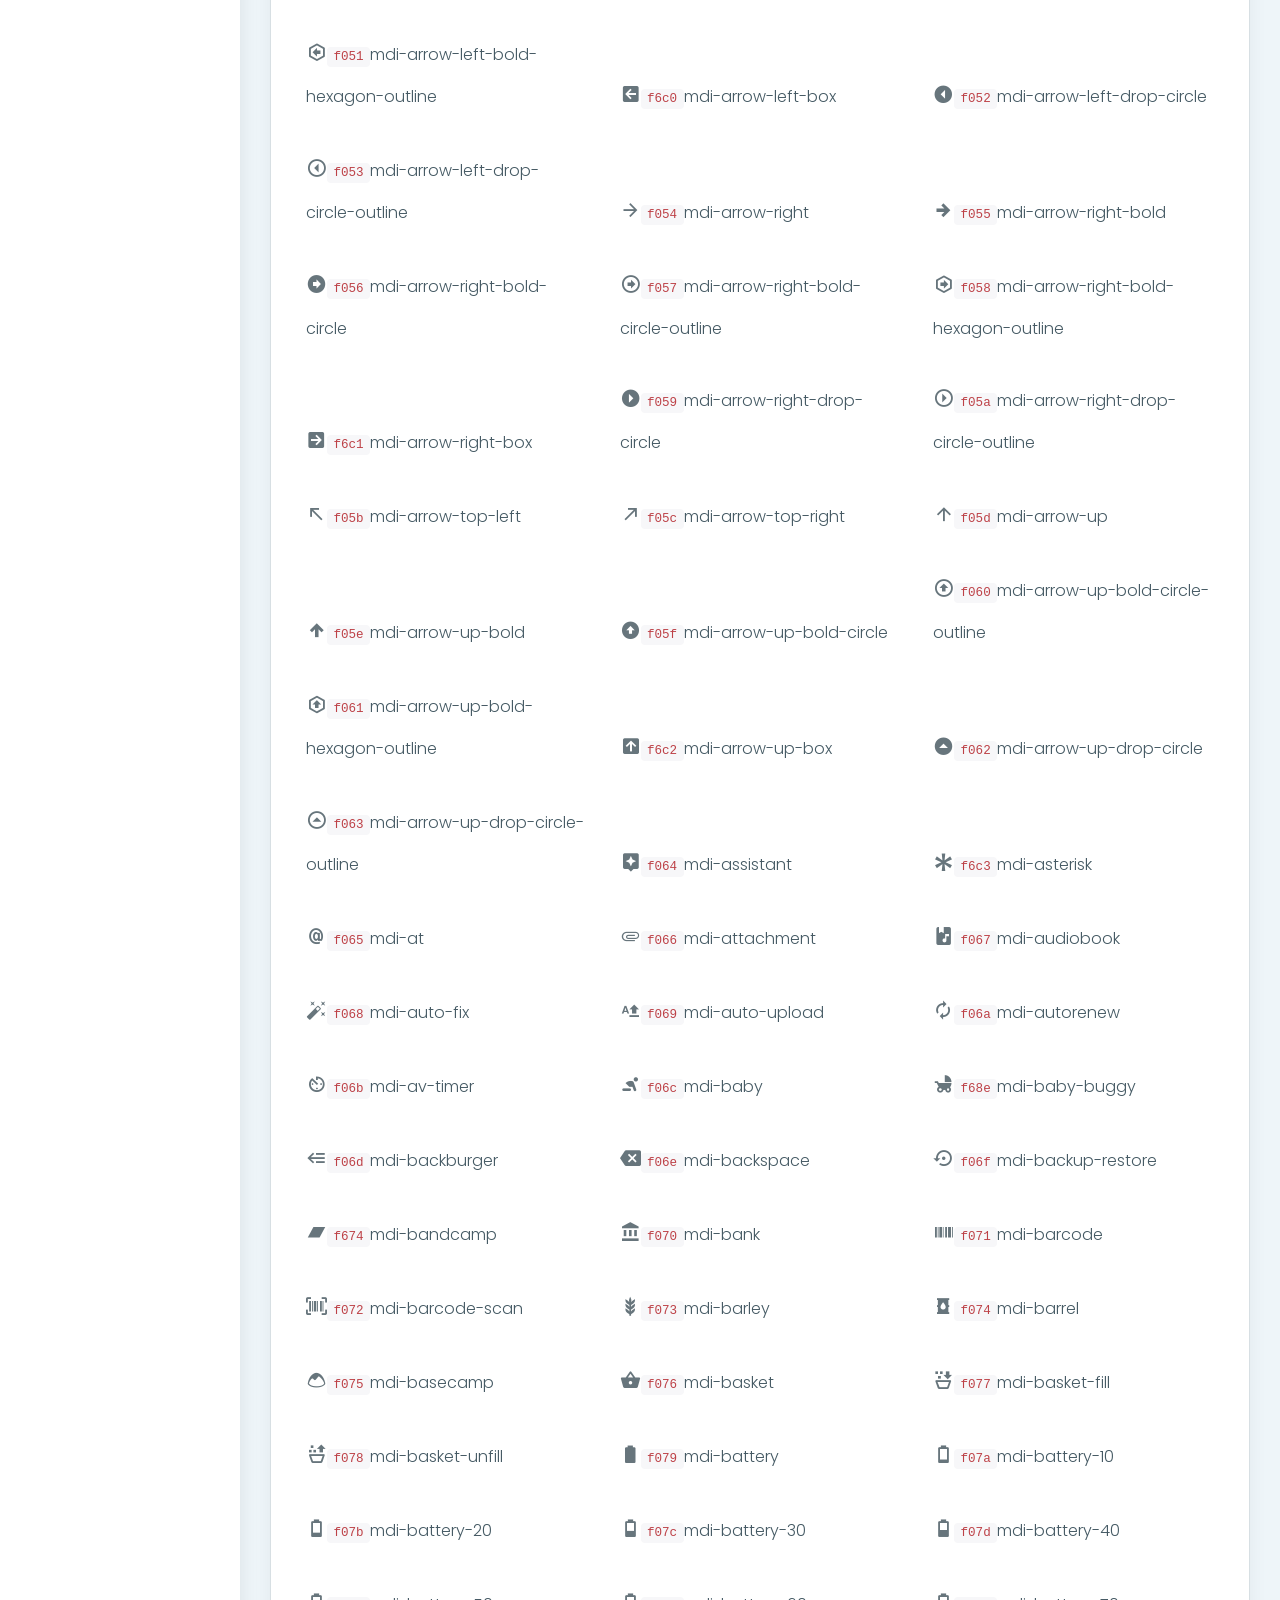
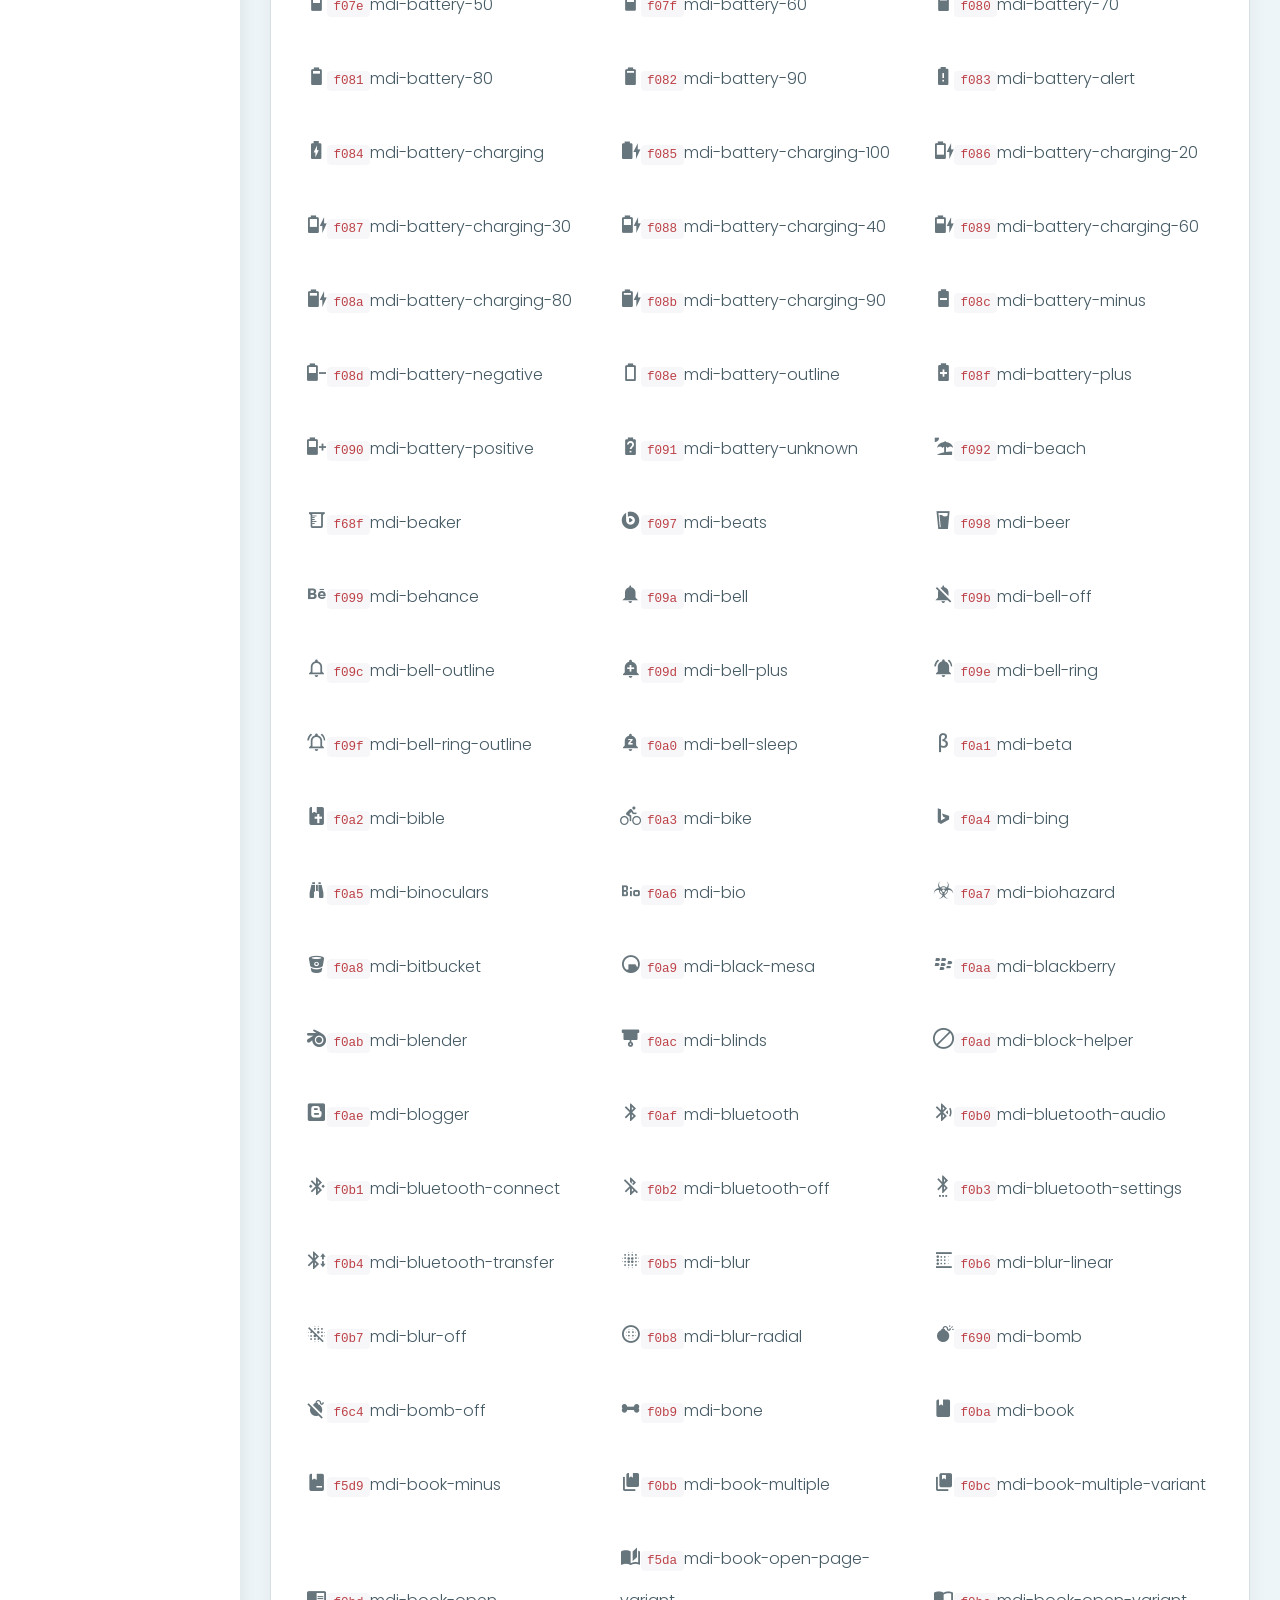
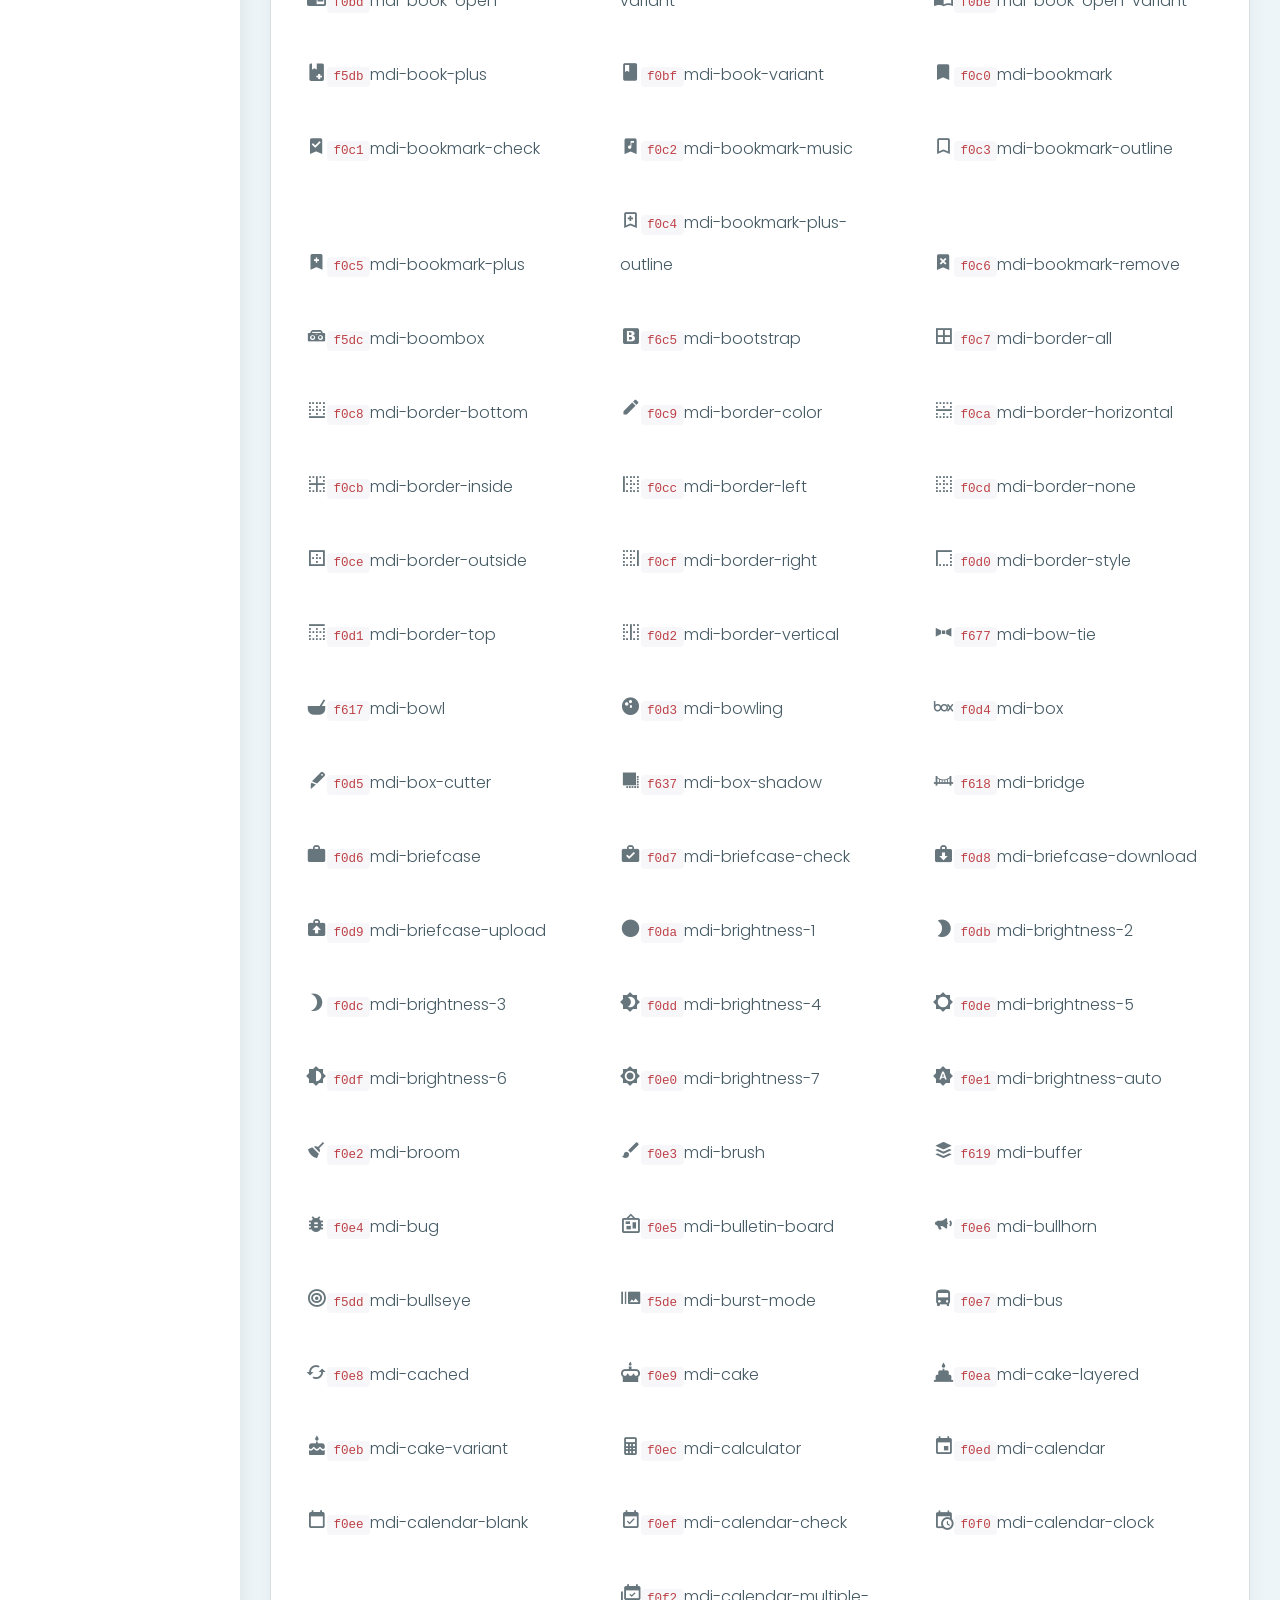
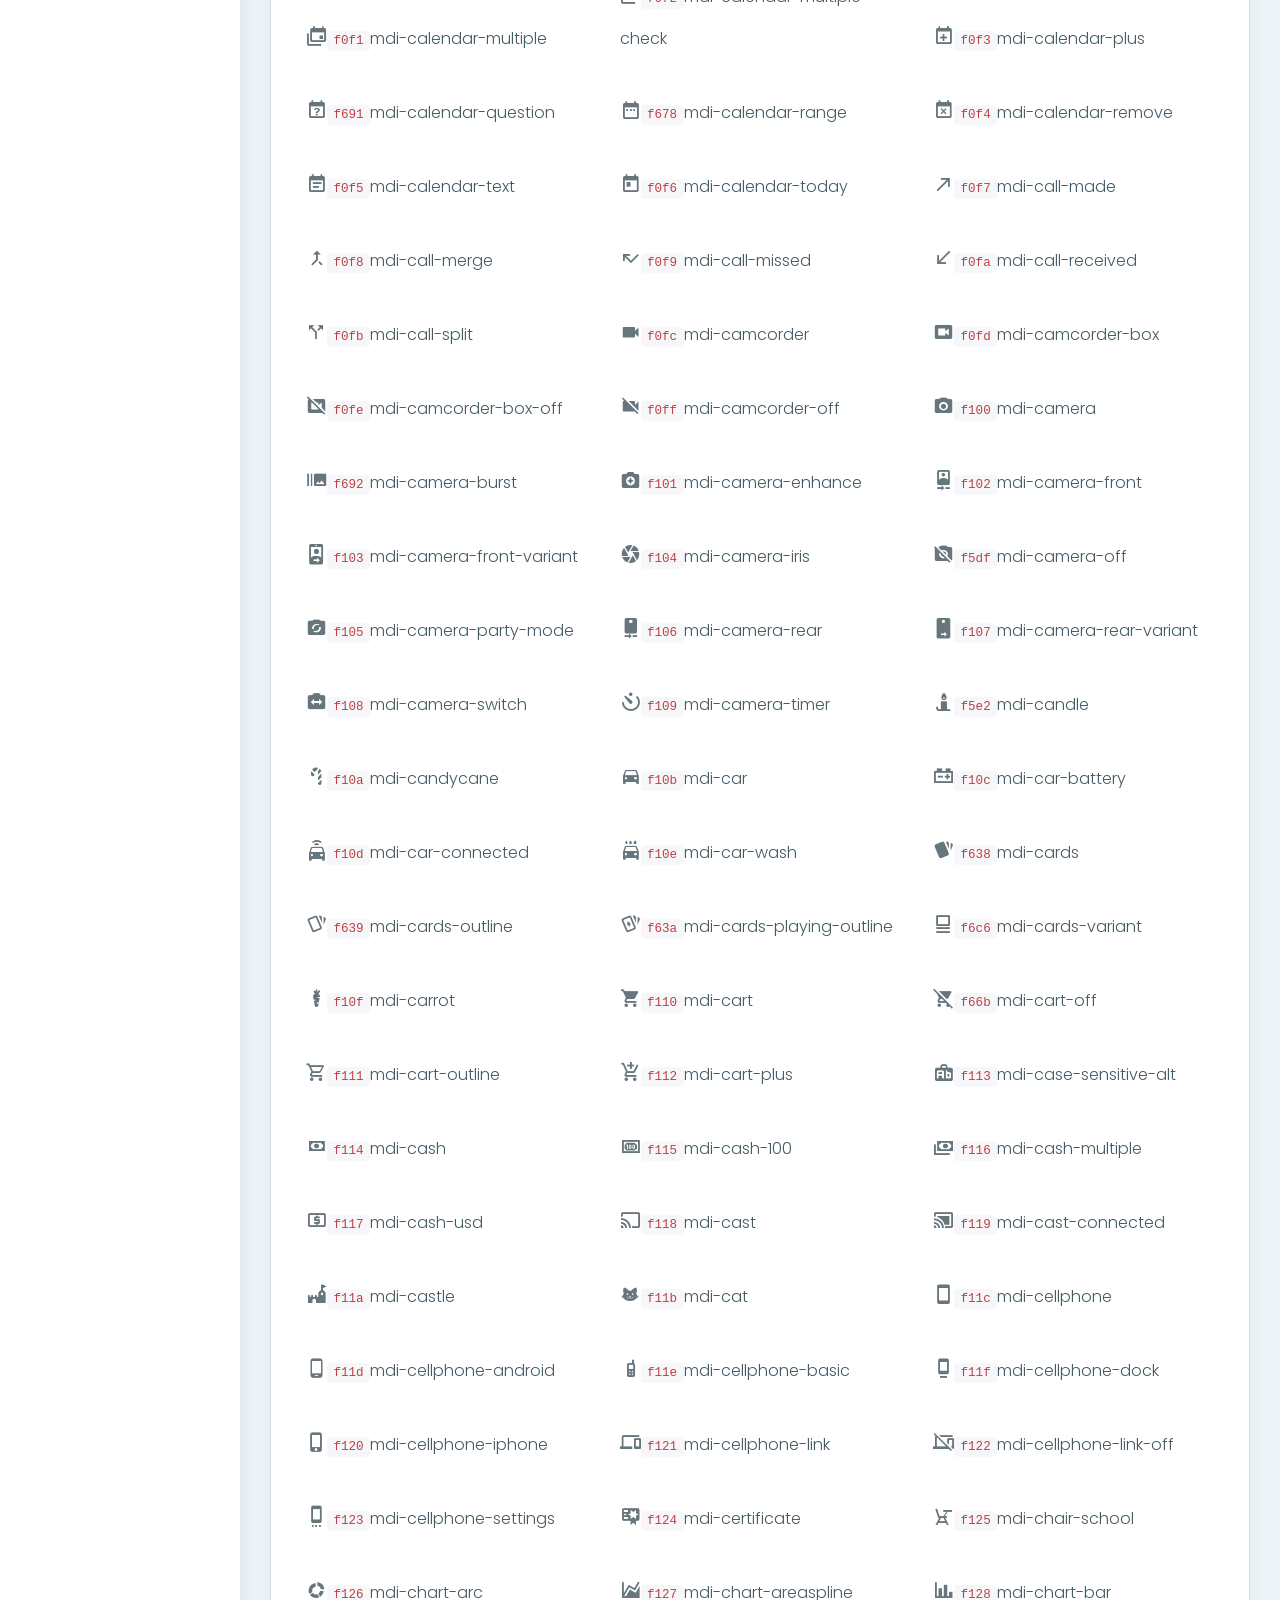
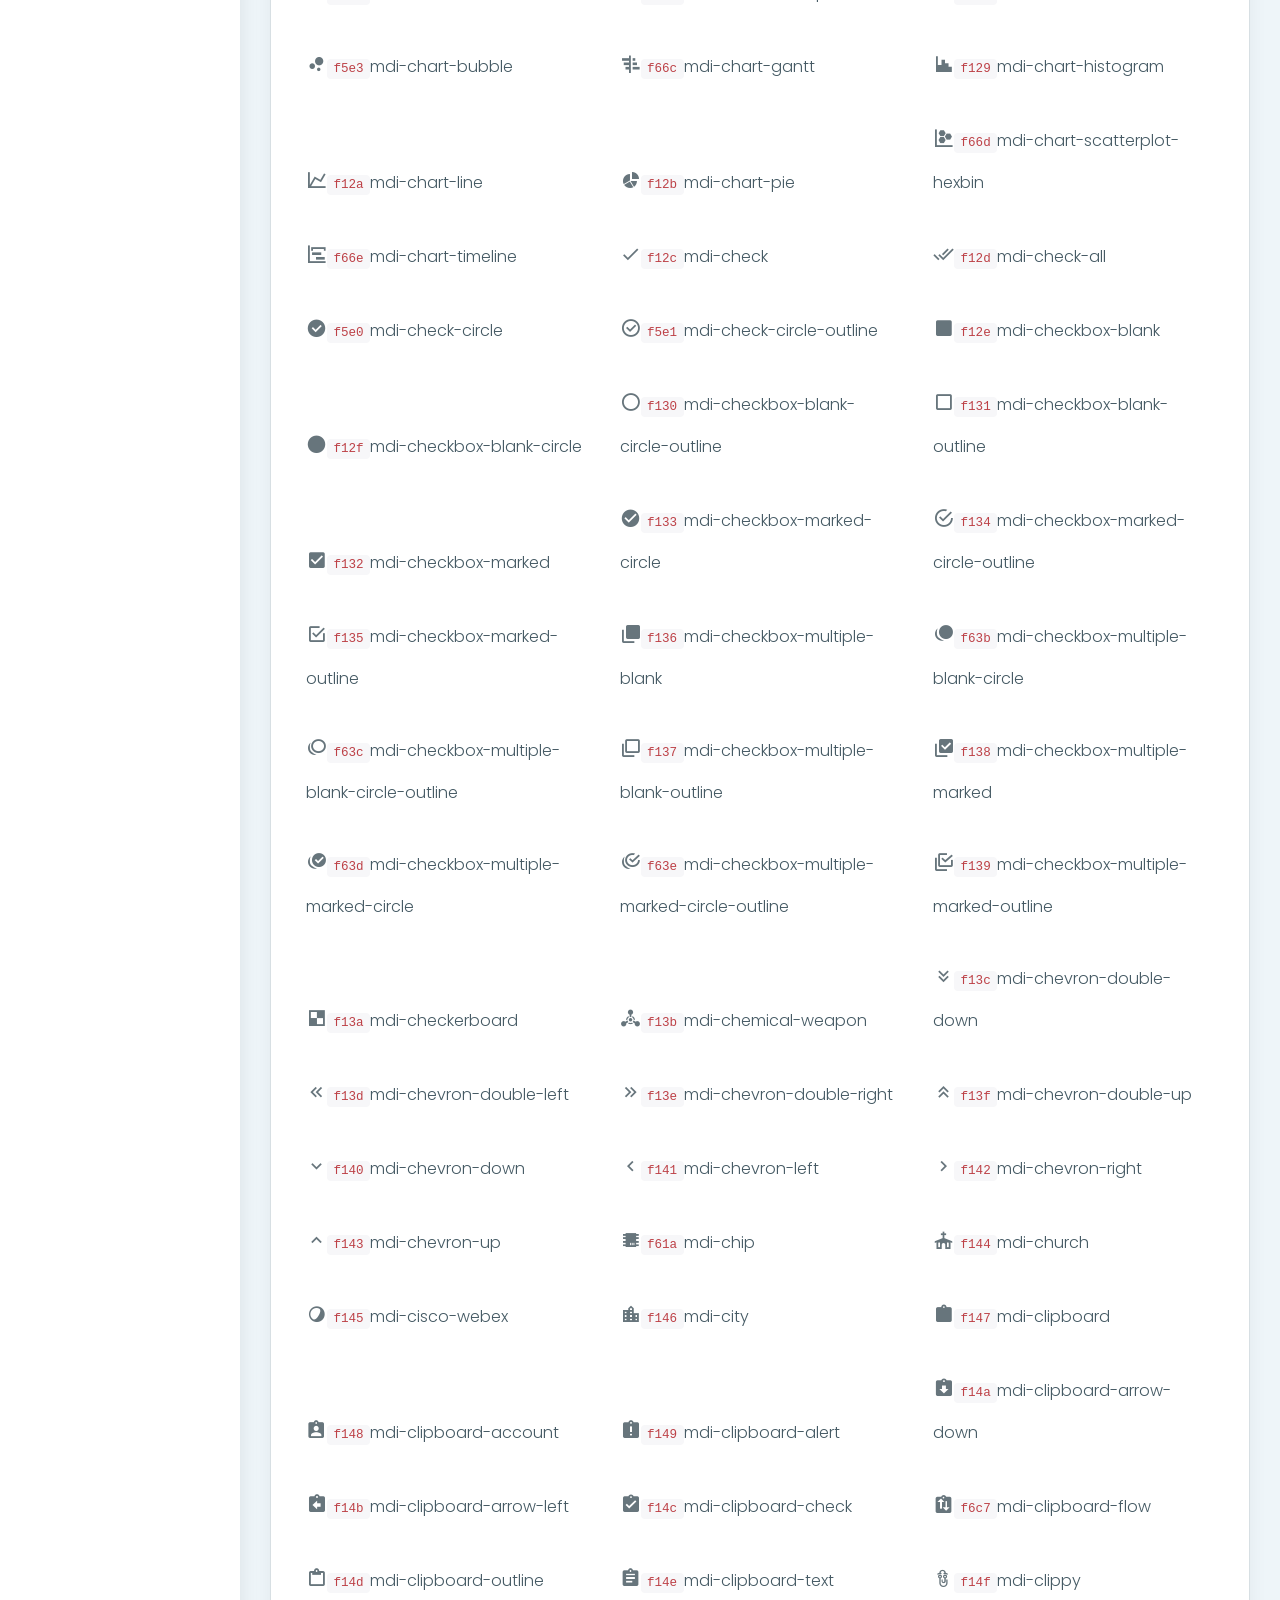
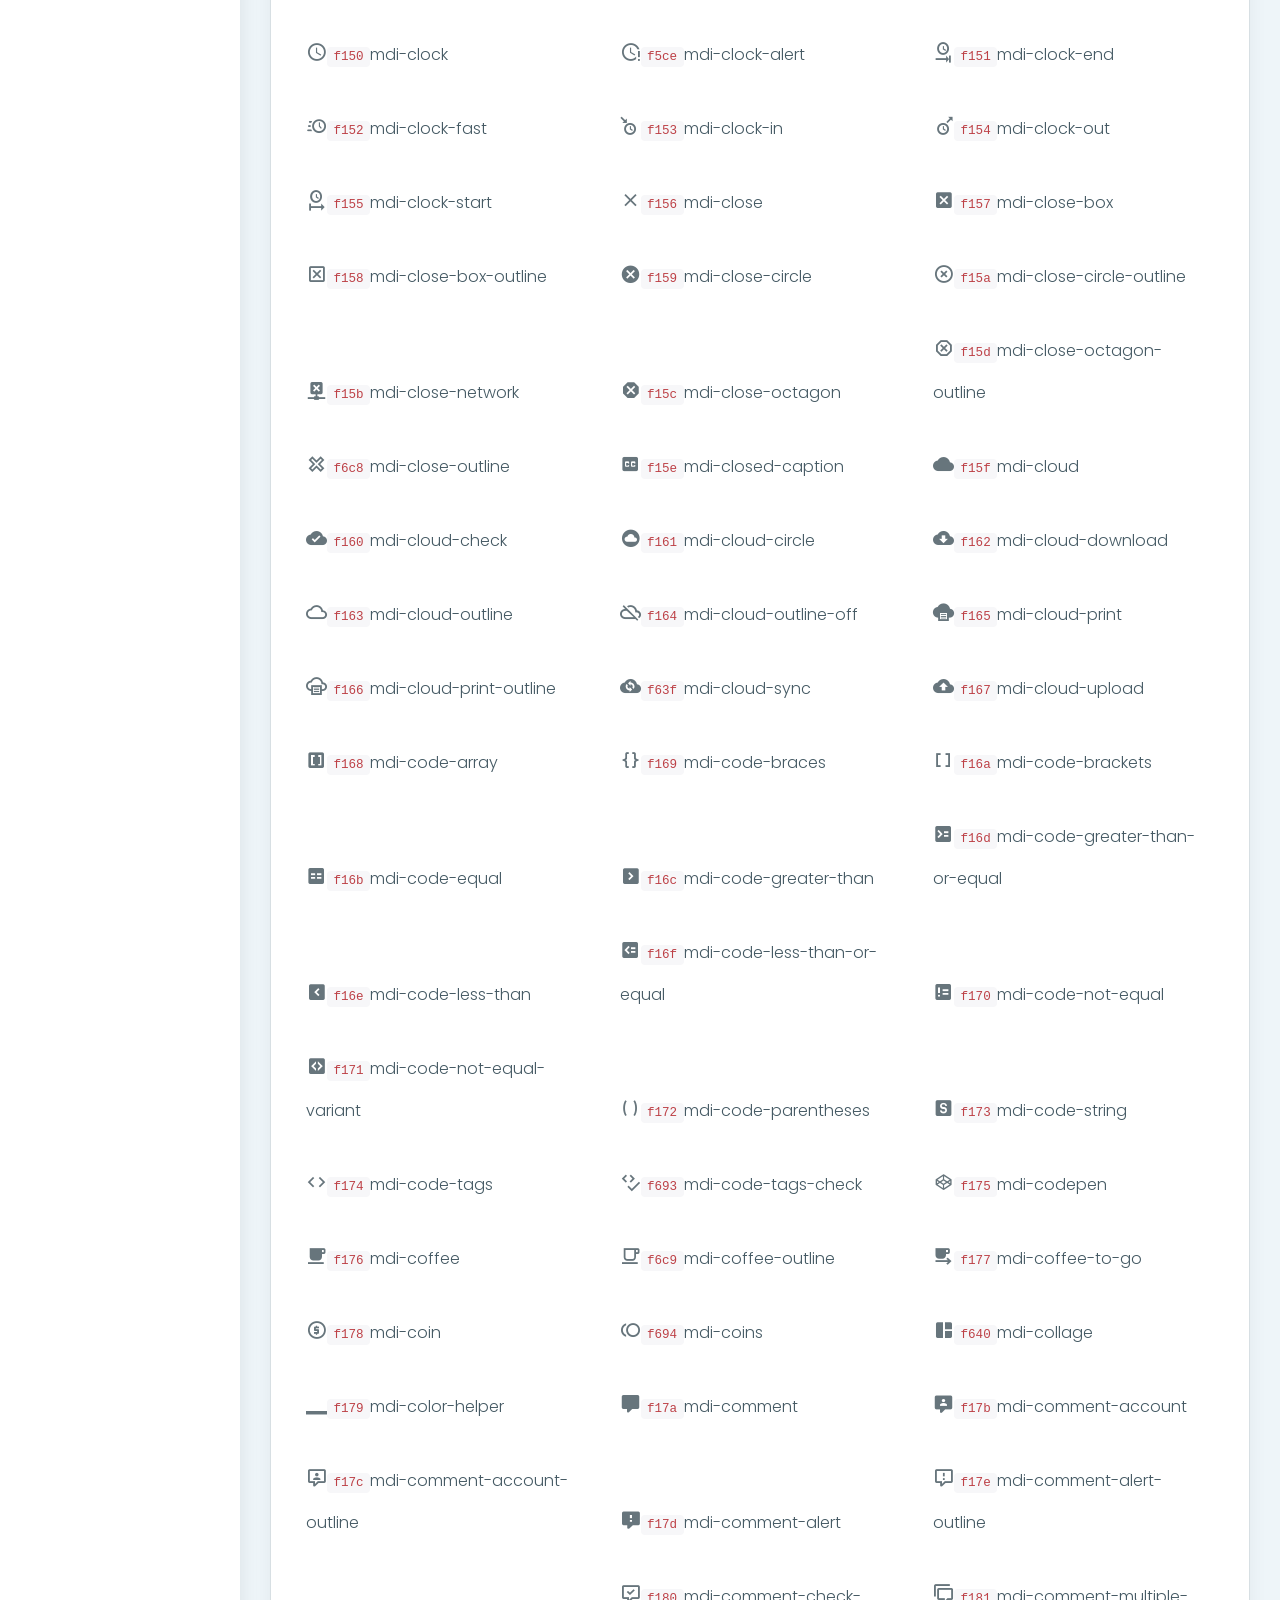
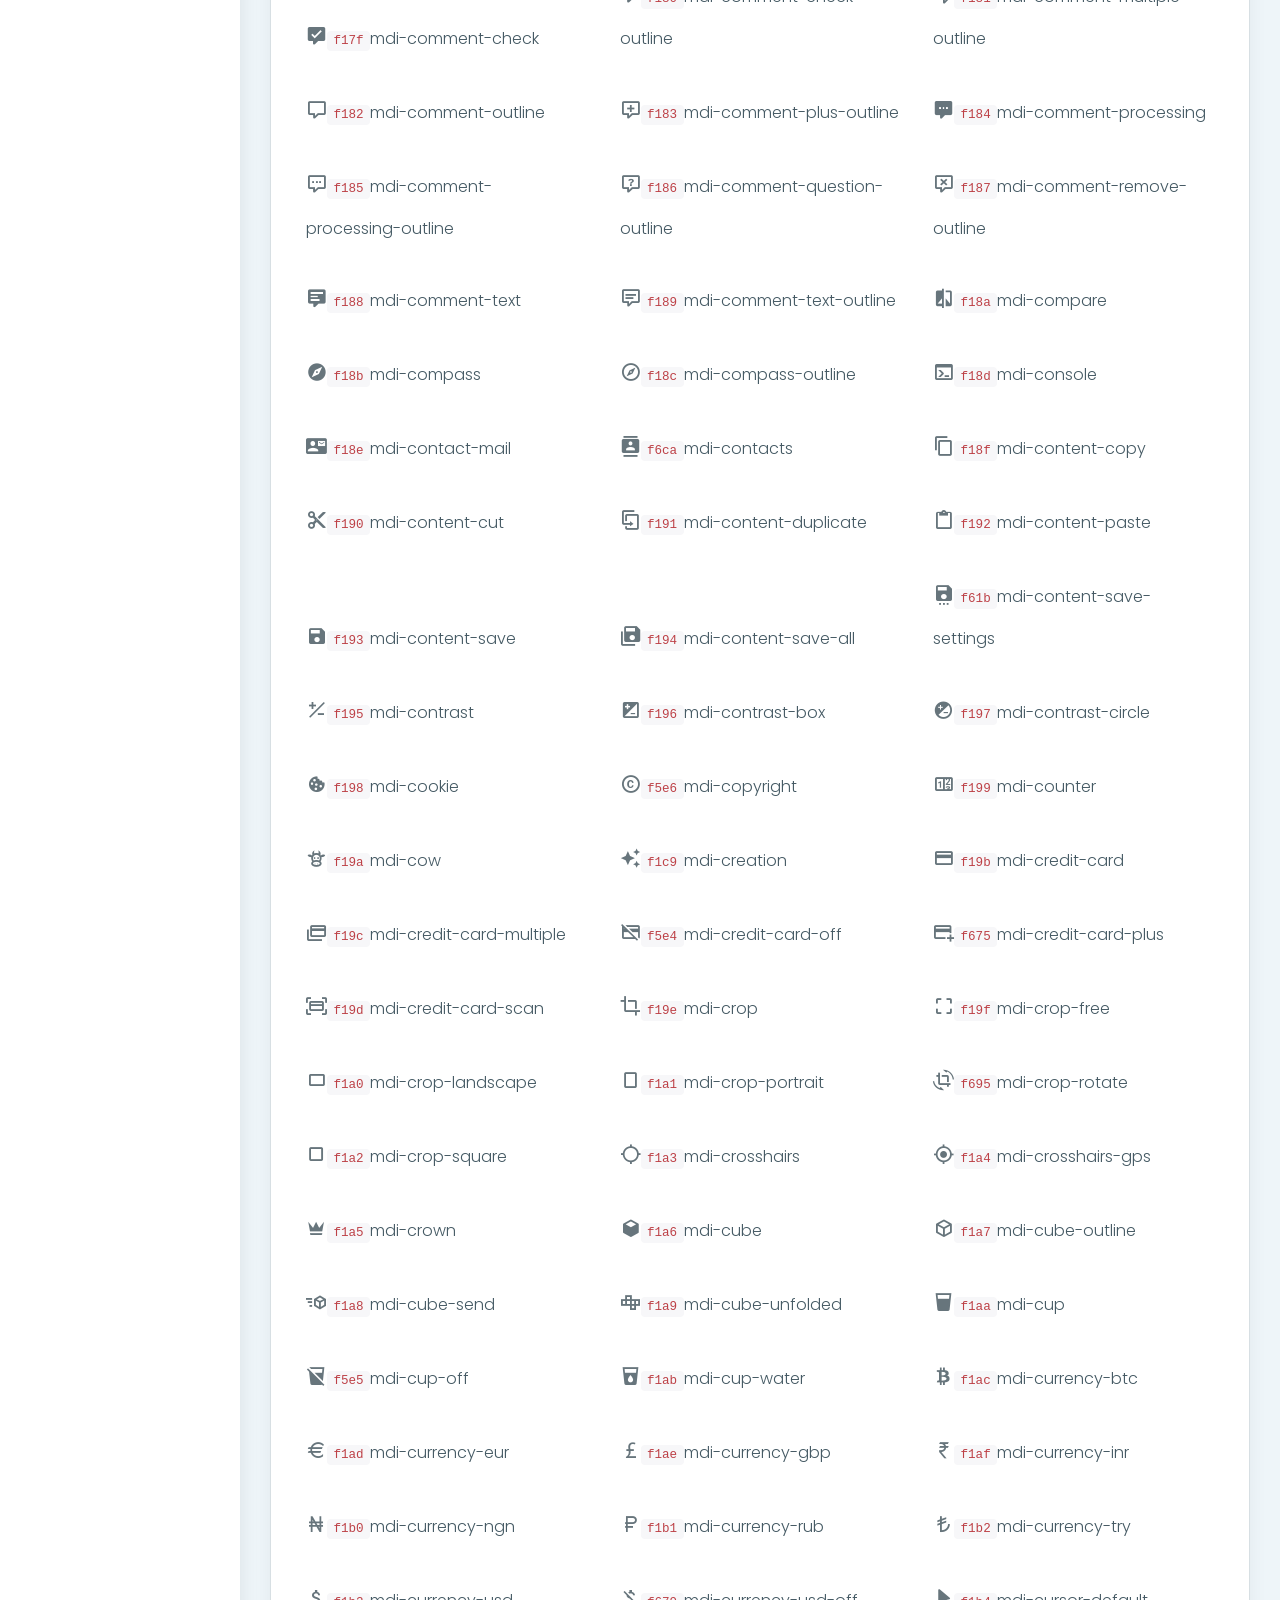
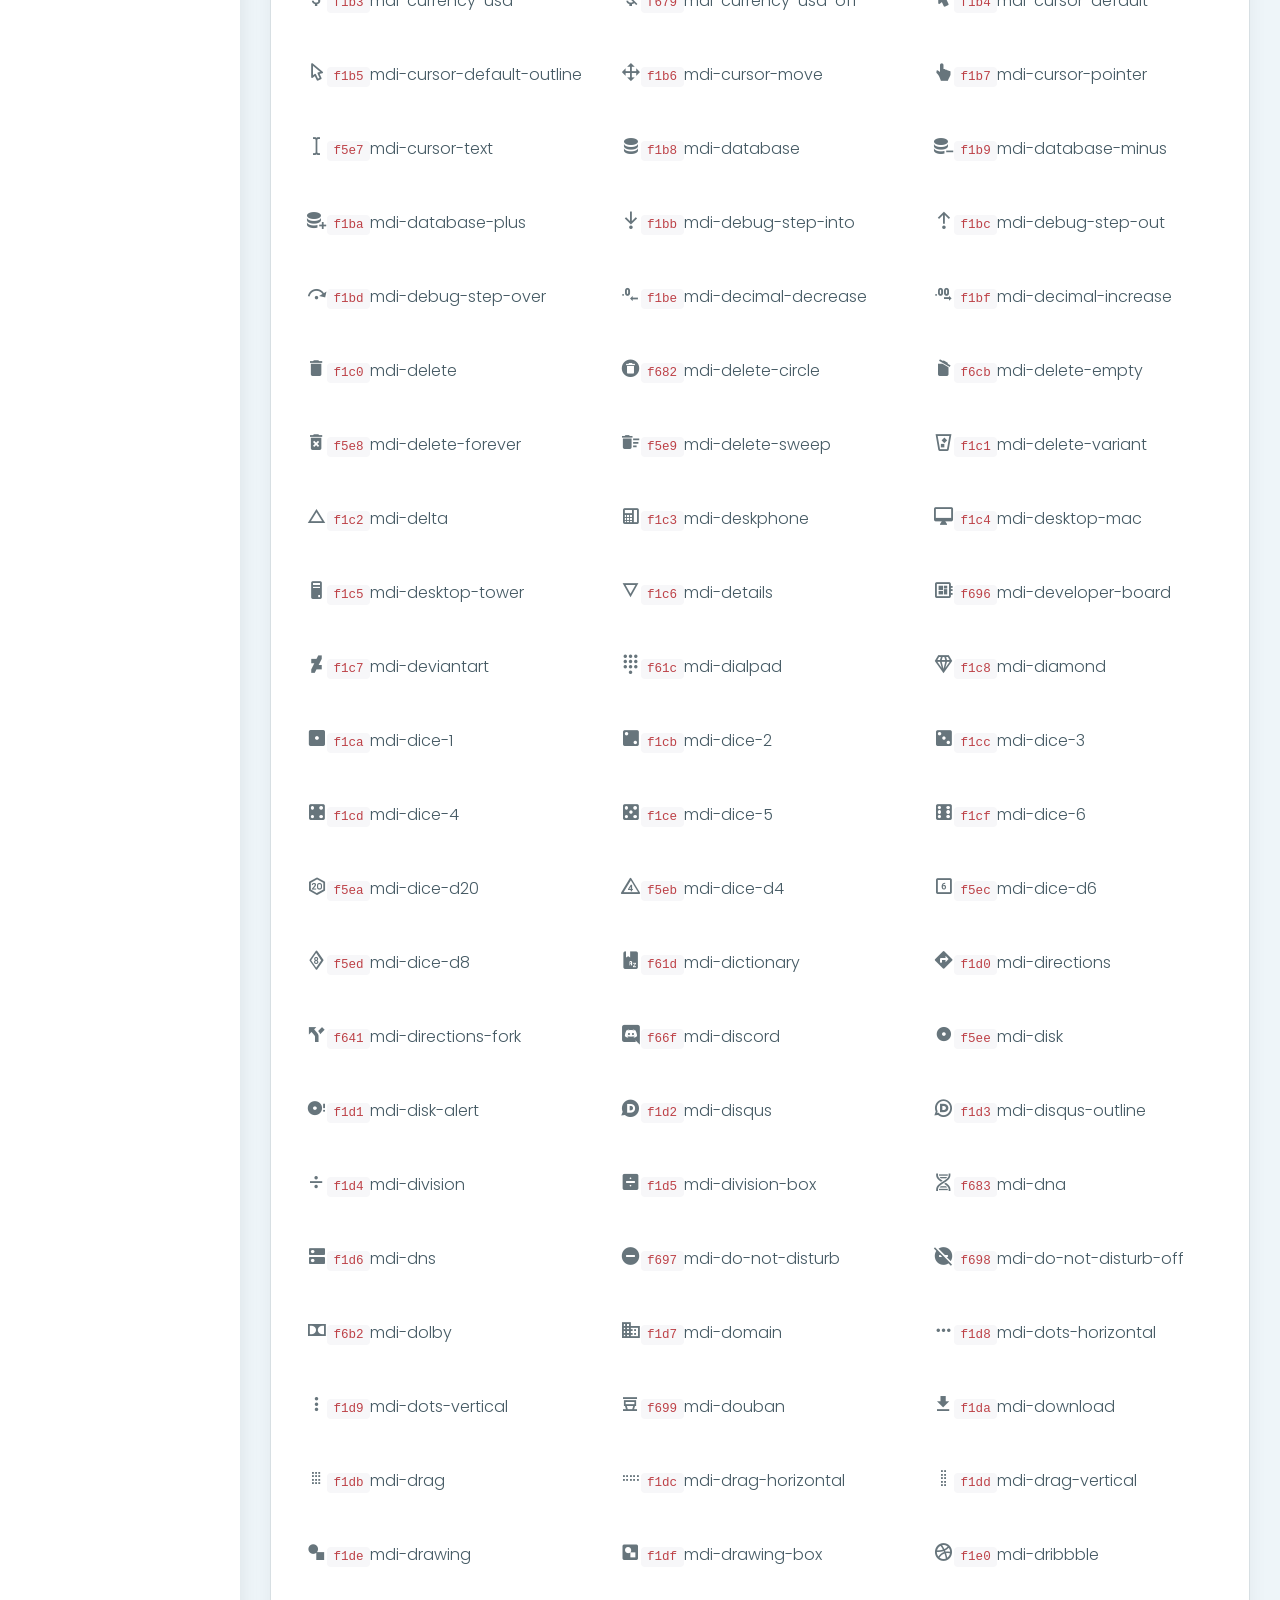
<file: web/html/icon-material.html>
<!DOCTYPE html>
<html dir="ltr" lang="en">

<head>
    <meta charset="utf-8">
    <meta http-equiv="X-UA-Compatible" content="IE=edge">
    <!-- Tell the browser to be responsive to screen width -->
    <meta name="viewport" content="width=device-width, initial-scale=1">
    <meta name="keywords"
        content="wrappixel, admin dashboard, html css dashboard, web dashboard, bootstrap 5 admin, bootstrap 5, css3 dashboard, bootstrap 5 dashboard, materialpro admin bootstrap 5 dashboard, frontend, responsive bootstrap 5 admin template, materialpro admin lite design, materialpro admin lite dashboard bootstrap 5 dashboard template">
    <meta name="description"
        content="Material Pro Lite is powerful and clean admin dashboard template, inpired from Bootstrap Framework">
    <meta name="robots" content="noindex,nofollow">
    <title>Material Pro Lite Template by WrapPixel</title>
    <link rel="canonical" href="https://www.wrappixel.com/templates/materialpro-lite/" />
    <!-- Favicon icon -->
    <link rel="icon" type="image/png" sizes="16x16" href="../assets/images/favicon.png">
    <!-- Custom CSS -->
    <link href="css/style.min.css" rel="stylesheet">
    <!-- HTML5 Shim and Respond.js IE8 support of HTML5 elements and media queries -->
    <!-- WARNING: Respond.js doesn't work if you view the page via file:// -->
    <!--[if lt IE 9]>
    <script src="https://oss.maxcdn.com/libs/html5shiv/3.7.0/html5shiv.js"></script>
    <script src="https://oss.maxcdn.com/libs/respond.js/1.4.2/respond.min.js"></script>
<![endif]-->
</head>

<body>
    <!-- ============================================================== -->
    <!-- Preloader - style you can find in spinners.css -->
    <!-- ============================================================== -->
    <div class="preloader">
        <div class="lds-ripple">
            <div class="lds-pos"></div>
            <div class="lds-pos"></div>
        </div>
    </div>
    <!-- ============================================================== -->
    <!-- Main wrapper - style you can find in pages.scss -->
    <!-- ============================================================== -->
    <div id="main-wrapper" data-layout="vertical" data-navbarbg="skin5" data-sidebartype="full"
        data-sidebar-position="absolute" data-header-position="absolute" data-boxed-layout="full">
        <!-- ============================================================== -->
        <!-- Topbar header - style you can find in pages.scss -->
        <!-- ============================================================== -->
        <header class="topbar" data-navbarbg="skin6">
            <nav class="navbar top-navbar navbar-expand-md navbar-dark">
                <div class="navbar-header" data-logobg="skin6">
                    <!-- ============================================================== -->
                    <!-- Logo -->
                    <!-- ============================================================== -->
                    <a class="navbar-brand ms-4" href="index.html">
                        <!-- Logo icon -->
                        <b class="logo-icon">
                            <!--You can put here icon as well // <i class="wi wi-sunset"></i> //-->
                            <!-- Dark Logo icon -->
                            <img src="../assets/images/logo-light-icon.png" alt="homepage" class="dark-logo" />

                        </b>
                        <!--End Logo icon -->
                        <!-- Logo text -->
                        <span class="logo-text">
                            <!-- dark Logo text -->
                            <img src="../assets/images/logo-light-text.png" alt="homepage" class="dark-logo" />

                        </span>
                    </a>
                    <!-- ============================================================== -->
                    <!-- End Logo -->
                    <!-- ============================================================== -->
                    <!-- ============================================================== -->
                    <!-- toggle and nav items -->
                    <!-- ============================================================== -->
                    <a class="nav-toggler waves-effect waves-light text-white d-block d-md-none"
                        href="javascript:void(0)"><i class="ti-menu ti-close"></i></a>
                </div>
                <!-- ============================================================== -->
                <!-- End Logo -->
                <!-- ============================================================== -->
                <div class="navbar-collapse collapse" id="navbarSupportedContent" data-navbarbg="skin5">
                    <ul class="navbar-nav d-lg-none d-md-block ">
                        <li class="nav-item">
                            <a class="nav-toggler nav-link waves-effect waves-light text-white "
                                href="javascript:void(0)"><i class="ti-menu ti-close"></i></a>
                        </li>
                    </ul>
                    <!-- ============================================================== -->
                    <!-- toggle and nav items -->
                    <!-- ============================================================== -->
                    <ul class="navbar-nav me-auto mt-md-0 ">
                        <!-- ============================================================== -->
                        <!-- Search -->
                        <!-- ============================================================== -->

                        <li class="nav-item search-box">
                            <a class="nav-link text-muted" href="javascript:void(0)"><i class="ti-search"></i></a>
                            <form class="app-search" style="display: none;">
                                <input type="text" class="form-control" placeholder="Search &amp; enter"> <a
                                    class="srh-btn"><i class="ti-close"></i></a> </form>
                        </li>
                    </ul>

                    <!-- ============================================================== -->
                    <!-- Right side toggle and nav items -->
                    <!-- ============================================================== -->
                    <ul class="navbar-nav">
                        <!-- ============================================================== -->
                        <!-- User profile and search -->
                        <!-- ============================================================== -->
                        <li class="nav-item dropdown">
                            <a class="nav-link dropdown-toggle text-muted waves-effect waves-dark" href="#" id="navbarDropdown" role="button" data-bs-toggle="dropdown" aria-expanded="false">
                                <img src="../assets/images/users/1.jpg" alt="user" class="profile-pic me-2">Markarn Doe
                            </a>
                            <ul class="dropdown-menu" aria-labelledby="navbarDropdown"></ul>
                        </li>
                    </ul>
                </div>
            </nav>
        </header>
        <!-- ============================================================== -->
        <!-- End Topbar header -->
        <!-- ============================================================== -->
        <!-- ============================================================== -->
        <!-- Left Sidebar - style you can find in sidebar.scss  -->
        <!-- ============================================================== -->
        <aside class="left-sidebar" data-sidebarbg="skin6">
            <!-- Sidebar scroll-->
            <div class="scroll-sidebar">
                <!-- Sidebar navigation-->
                <nav class="sidebar-nav">
                    <ul id="sidebarnav">
                        <!-- User Profile-->
                        <li class="sidebar-item"> <a class="sidebar-link waves-effect waves-dark sidebar-link"
                                href="index.html" aria-expanded="false"><i class="mdi me-2 mdi-gauge"></i><span
                                    class="hide-menu">Dashboard</span></a></li>
                        <li class="sidebar-item"> <a class="sidebar-link waves-effect waves-dark sidebar-link"
                                href="pages-profile.html" aria-expanded="false">
                                <i class="mdi me-2 mdi-account-check"></i><span class="hide-menu">Profile</span></a>
                        </li>
                        <li class="sidebar-item"> <a class="sidebar-link waves-effect waves-dark sidebar-link"
                                href="table-basic.html" aria-expanded="false"><i class="mdi me-2 mdi-table"></i><span
                                    class="hide-menu">Table</span></a></li>
                        <li class="sidebar-item"> <a class="sidebar-link waves-effect waves-dark sidebar-link"
                                href="icon-material.html" aria-expanded="false"><i
                                    class="mdi me-2 mdi-emoticon"></i><span class="hide-menu">Icon</span></a></li>
                        <li class="sidebar-item"> <a class="sidebar-link waves-effect waves-dark sidebar-link"
                                href="map-google.html" aria-expanded="false"><i class="mdi me-2 mdi-earth"></i><span
                                    class="hide-menu">Google Map</span></a></li>
                        <li class="sidebar-item"> <a class="sidebar-link waves-effect waves-dark sidebar-link"
                                href="pages-blank.html" aria-expanded="false"><i
                                    class="mdi me-2 mdi-book-open-variant"></i><span class="hide-menu">Blank</span></a>
                        </li>
                        <li class="sidebar-item"> <a class="sidebar-link waves-effect waves-dark sidebar-link"
                                href="pages-error-404.html" aria-expanded="false"><i class="mdi me-2 mdi-help-circle"></i><span
                                    class="hide-menu">Error 404</span></a>
                        </li>
                        <li class="text-center p-20 upgrade-btn">
                            <a href="https://www.wrappixel.com/templates/materialpro/"
                                class="btn btn-warning text-white mt-4" target="_blank">Upgrade to
                                Pro</a>
                        </li>
                    </ul>

                </nav>
                <!-- End Sidebar navigation -->
            </div>
            <!-- End Sidebar scroll-->
            <div class="sidebar-footer">
                <div class="row">
                    <div class="col-4 link-wrap">
                        <!-- item-->
                        <a href="" class="link" data-toggle="tooltip" title="" data-original-title="Settings"><i
                                class="ti-settings"></i></a>
                    </div>
                    <div class="col-4 link-wrap">
                        <!-- item-->
                        <a href="" class="link" data-toggle="tooltip" title="" data-original-title="Email"><i
                                class="mdi mdi-gmail"></i></a>
                    </div>
                    <div class="col-4 link-wrap">
                        <!-- item-->
                        <a href="" class="link" data-toggle="tooltip" title="" data-original-title="Logout"><i
                                class="mdi mdi-power"></i></a>
                    </div>
                </div>
            </div>
        </aside>
        <!-- ============================================================== -->
        <!-- End Left Sidebar - style you can find in sidebar.scss  -->
        <!-- ============================================================== -->
        <!-- ============================================================== -->
        <!-- Page wrapper  -->
        <!-- ============================================================== -->
        <div class="page-wrapper">
            <!-- ============================================================== -->
            <!-- Bread crumb and right sidebar toggle -->
            <!-- ============================================================== -->
            <div class="page-breadcrumb">
                <div class="row align-items-center">
                    <div class="col-md-6 col-12 align-self-center">
                        <h3 class="page-title mb-0 p-0">Icon Material</h3>
                        <div class="d-flex align-items-center">
                            <nav aria-label="breadcrumb">
                                <ol class="breadcrumb">
                                    <li class="breadcrumb-item"><a href="#">Home</a></li>
                                    <li class="breadcrumb-item active" aria-current="page">Icon Material</li>
                                </ol>
                            </nav>
                        </div>
                    </div>
                    <div class="col-md-6 col-4 align-self-center">
                        <div class="text-end upgrade-btn">
                            <a href="https://www.wrappixel.com/templates/materialpro/"
                                class="btn btn-danger d-none d-md-inline-block text-white" target="_blank">Upgrade to
                                Pro</a>
                        </div>
                    </div>
                </div>
            </div>
            <!-- ============================================================== -->
            <!-- End Bread crumb and right sidebar toggle -->
            <!-- ============================================================== -->
            <!-- ============================================================== -->
            <!-- Container fluid  -->
            <!-- ============================================================== -->
            <div class="container-fluid">
                <!-- ============================================================== -->
                <!-- Start Page Content -->
                <!-- ============================================================== -->
                <div class="row">
                    <div class="col-12">
                        <div class="card">
                            <div class="card-body">
                                <h4 class="card-title">Material Icons</h4>
                                <h6 class="card-subtitle">you can use any icon with class of <code>mid mid-</code>name
                                    of icon</h6>
                                <div class="material-icon-list-demo">
                                    <div class="icons" id="icons">
                                        <div><i
                                                class="mdi mdi-access-point"></i><code>f002</code><span>mdi-access-point</span>
                                        </div>
                                        <div><i
                                                class="mdi mdi-access-point-network"></i><code>f003</code><span>mdi-access-point-network</span>
                                        </div>
                                        <div><i class="mdi mdi-account"></i><code>f004</code><span>mdi-account</span>
                                        </div>
                                        <div><i
                                                class="mdi mdi-account-alert"></i><code>f005</code><span>mdi-account-alert</span>
                                        </div>
                                        <div><i
                                                class="mdi mdi-account-box"></i><code>f006</code><span>mdi-account-box</span>
                                        </div>
                                        <div><i
                                                class="mdi mdi-account-box-outline"></i><code>f007</code><span>mdi-account-box-outline</span>
                                        </div>
                                        <div><i
                                                class="mdi mdi-account-card-details"></i><code>f5d2</code><span>mdi-account-card-details</span>
                                        </div>
                                        <div><i
                                                class="mdi mdi-account-check"></i><code>f008</code><span>mdi-account-check</span>
                                        </div>
                                        <div><i
                                                class="mdi mdi-account-circle"></i><code>f009</code><span>mdi-account-circle</span>
                                        </div>
                                        <div><i
                                                class="mdi mdi-account-convert"></i><code>f00a</code><span>mdi-account-convert</span>
                                        </div>
                                        <div><i
                                                class="mdi mdi-account-edit"></i><code>f6bb</code><span>mdi-account-edit</span>
                                        </div>
                                        <div><i
                                                class="mdi mdi-account-key"></i><code>f00b</code><span>mdi-account-key</span>
                                        </div>
                                        <div><i
                                                class="mdi mdi-account-location"></i><code>f00c</code><span>mdi-account-location</span>
                                        </div>
                                        <div><i
                                                class="mdi mdi-account-minus"></i><code>f00d</code><span>mdi-account-minus</span>
                                        </div>
                                        <div><i
                                                class="mdi mdi-account-multiple"></i><code>f00e</code><span>mdi-account-multiple</span>
                                        </div>
                                        <div><i
                                                class="mdi mdi-account-multiple-minus"></i><code>f5d3</code><span>mdi-account-multiple-minus</span>
                                        </div>
                                        <div><i
                                                class="mdi mdi-account-multiple-outline"></i><code>f00f</code><span>mdi-account-multiple-outline</span>
                                        </div>
                                        <div><i
                                                class="mdi mdi-account-multiple-plus"></i><code>f010</code><span>mdi-account-multiple-plus</span>
                                        </div>
                                        <div><i
                                                class="mdi mdi-account-network"></i><code>f011</code><span>mdi-account-network</span>
                                        </div>
                                        <div><i
                                                class="mdi mdi-account-off"></i><code>f012</code><span>mdi-account-off</span>
                                        </div>
                                        <div><i
                                                class="mdi mdi-account-outline"></i><code>f013</code><span>mdi-account-outline</span>
                                        </div>
                                        <div><i
                                                class="mdi mdi-account-plus"></i><code>f014</code><span>mdi-account-plus</span>
                                        </div>
                                        <div><i
                                                class="mdi mdi-account-remove"></i><code>f015</code><span>mdi-account-remove</span>
                                        </div>
                                        <div><i
                                                class="mdi mdi-account-search"></i><code>f016</code><span>mdi-account-search</span>
                                        </div>
                                        <div><i
                                                class="mdi mdi-account-settings"></i><code>f630</code><span>mdi-account-settings</span>
                                        </div>
                                        <div><i
                                                class="mdi mdi-account-settings-variant"></i><code>f631</code><span>mdi-account-settings-variant</span>
                                        </div>
                                        <div><i
                                                class="mdi mdi-account-star"></i><code>f017</code><span>mdi-account-star</span>
                                        </div>
                                        <div><i
                                                class="mdi mdi-account-star-variant"></i><code>f018</code><span>mdi-account-star-variant</span>
                                        </div>
                                        <div><i
                                                class="mdi mdi-account-switch"></i><code>f019</code><span>mdi-account-switch</span>
                                        </div>
                                        <div><i class="mdi mdi-adjust"></i><code>f01a</code><span>mdi-adjust</span>
                                        </div>
                                        <div><i
                                                class="mdi mdi-air-conditioner"></i><code>f01b</code><span>mdi-air-conditioner</span>
                                        </div>
                                        <div><i
                                                class="mdi mdi-airballoon"></i><code>f01c</code><span>mdi-airballoon</span>
                                        </div>
                                        <div><i class="mdi mdi-airplane"></i><code>f01d</code><span>mdi-airplane</span>
                                        </div>
                                        <div><i
                                                class="mdi mdi-airplane-landing"></i><code>f5d4</code><span>mdi-airplane-landing</span>
                                        </div>
                                        <div><i
                                                class="mdi mdi-airplane-off"></i><code>f01e</code><span>mdi-airplane-off</span>
                                        </div>
                                        <div><i
                                                class="mdi mdi-airplane-takeoff"></i><code>f5d5</code><span>mdi-airplane-takeoff</span>
                                        </div>
                                        <div><i class="mdi mdi-airplay"></i><code>f01f</code><span>mdi-airplay</span>
                                        </div>
                                        <div><i class="mdi mdi-alarm"></i><code>f020</code><span>mdi-alarm</span></div>
                                        <div><i
                                                class="mdi mdi-alarm-check"></i><code>f021</code><span>mdi-alarm-check</span>
                                        </div>
                                        <div><i
                                                class="mdi mdi-alarm-multiple"></i><code>f022</code><span>mdi-alarm-multiple</span>
                                        </div>
                                        <div><i
                                                class="mdi mdi-alarm-off"></i><code>f023</code><span>mdi-alarm-off</span>
                                        </div>
                                        <div><i
                                                class="mdi mdi-alarm-plus"></i><code>f024</code><span>mdi-alarm-plus</span>
                                        </div>
                                        <div><i
                                                class="mdi mdi-alarm-snooze"></i><code>f68d</code><span>mdi-alarm-snooze</span>
                                        </div>
                                        <div><i class="mdi mdi-album"></i><code>f025</code><span>mdi-album</span></div>
                                        <div><i class="mdi mdi-alert"></i><code>f026</code><span>mdi-alert</span></div>
                                        <div><i
                                                class="mdi mdi-alert-box"></i><code>f027</code><span>mdi-alert-box</span>
                                        </div>
                                        <div><i
                                                class="mdi mdi-alert-circle"></i><code>f028</code><span>mdi-alert-circle</span>
                                        </div>
                                        <div><i
                                                class="mdi mdi-alert-circle-outline"></i><code>f5d6</code><span>mdi-alert-circle-outline</span>
                                        </div>
                                        <div><i
                                                class="mdi mdi-alert-octagon"></i><code>f029</code><span>mdi-alert-octagon</span>
                                        </div>
                                        <div><i
                                                class="mdi mdi-alert-octagram"></i><code>f6bc</code><span>mdi-alert-octagram</span>
                                        </div>
                                        <div><i
                                                class="mdi mdi-alert-outline"></i><code>f02a</code><span>mdi-alert-outline</span>
                                        </div>
                                        <div><i
                                                class="mdi mdi-all-inclusive"></i><code>f6bd</code><span>mdi-all-inclusive</span>
                                        </div>
                                        <div><i class="mdi mdi-alpha"></i><code>f02b</code><span>mdi-alpha</span></div>
                                        <div><i
                                                class="mdi mdi-alphabetical"></i><code>f02c</code><span>mdi-alphabetical</span>
                                        </div>
                                        <div><i
                                                class="mdi mdi-altimeter"></i><code>f5d7</code><span>mdi-altimeter</span>
                                        </div>
                                        <div><i class="mdi mdi-amazon"></i><code>f02d</code><span>mdi-amazon</span>
                                        </div>
                                        <div><i
                                                class="mdi mdi-amazon-clouddrive"></i><code>f02e</code><span>mdi-amazon-clouddrive</span>
                                        </div>
                                        <div><i
                                                class="mdi mdi-ambulance"></i><code>f02f</code><span>mdi-ambulance</span>
                                        </div>
                                        <div><i
                                                class="mdi mdi-amplifier"></i><code>f030</code><span>mdi-amplifier</span>
                                        </div>
                                        <div><i class="mdi mdi-anchor"></i><code>f031</code><span>mdi-anchor</span>
                                        </div>
                                        <div><i class="mdi mdi-android"></i><code>f032</code><span>mdi-android</span>
                                        </div>
                                        <div><i
                                                class="mdi mdi-android-debug-bridge"></i><code>f033</code><span>mdi-android-debug-bridge</span>
                                        </div>
                                        <div><i
                                                class="mdi mdi-android-studio"></i><code>f034</code><span>mdi-android-studio</span>
                                        </div>
                                        <div><i class="mdi mdi-angular"></i><code>f6b1</code><span>mdi-angular</span>
                                        </div>
                                        <div><i
                                                class="mdi mdi-angularjs"></i><code>f6be</code><span>mdi-angularjs</span>
                                        </div>
                                        <div><i
                                                class="mdi mdi-animation"></i><code>f5d8</code><span>mdi-animation</span>
                                        </div>
                                        <div><i class="mdi mdi-apple"></i><code>f035</code><span>mdi-apple</span></div>
                                        <div><i
                                                class="mdi mdi-apple-finder"></i><code>f036</code><span>mdi-apple-finder</span>
                                        </div>
                                        <div><i
                                                class="mdi mdi-apple-ios"></i><code>f037</code><span>mdi-apple-ios</span>
                                        </div>
                                        <div><i
                                                class="mdi mdi-apple-keyboard-caps"></i><code>f632</code><span>mdi-apple-keyboard-caps</span>
                                        </div>
                                        <div><i
                                                class="mdi mdi-apple-keyboard-command"></i><code>f633</code><span>mdi-apple-keyboard-command</span>
                                        </div>
                                        <div><i
                                                class="mdi mdi-apple-keyboard-control"></i><code>f634</code><span>mdi-apple-keyboard-control</span>
                                        </div>
                                        <div><i
                                                class="mdi mdi-apple-keyboard-option"></i><code>f635</code><span>mdi-apple-keyboard-option</span>
                                        </div>
                                        <div><i
                                                class="mdi mdi-apple-keyboard-shift"></i><code>f636</code><span>mdi-apple-keyboard-shift</span>
                                        </div>
                                        <div><i
                                                class="mdi mdi-apple-mobileme"></i><code>f038</code><span>mdi-apple-mobileme</span>
                                        </div>
                                        <div><i
                                                class="mdi mdi-apple-safari"></i><code>f039</code><span>mdi-apple-safari</span>
                                        </div>
                                        <div><i
                                                class="mdi mdi-application"></i><code>f614</code><span>mdi-application</span>
                                        </div>
                                        <div><i class="mdi mdi-apps"></i><code>f03b</code><span>mdi-apps</span></div>
                                        <div><i class="mdi mdi-archive"></i><code>f03c</code><span>mdi-archive</span>
                                        </div>
                                        <div><i
                                                class="mdi mdi-arrange-bring-forward"></i><code>f03d</code><span>mdi-arrange-bring-forward</span>
                                        </div>
                                        <div><i
                                                class="mdi mdi-arrange-bring-to-front"></i><code>f03e</code><span>mdi-arrange-bring-to-front</span>
                                        </div>
                                        <div><i
                                                class="mdi mdi-arrange-send-backward"></i><code>f03f</code><span>mdi-arrange-send-backward</span>
                                        </div>
                                        <div><i
                                                class="mdi mdi-arrange-send-to-back"></i><code>f040</code><span>mdi-arrange-send-to-back</span>
                                        </div>
                                        <div><i
                                                class="mdi mdi-arrow-all"></i><code>f041</code><span>mdi-arrow-all</span>
                                        </div>
                                        <div><i
                                                class="mdi mdi-arrow-bottom-left"></i><code>f042</code><span>mdi-arrow-bottom-left</span>
                                        </div>
                                        <div><i
                                                class="mdi mdi-arrow-bottom-right"></i><code>f043</code><span>mdi-arrow-bottom-right</span>
                                        </div>
                                        <div><i
                                                class="mdi mdi-arrow-compress"></i><code>f615</code><span>mdi-arrow-compress</span>
                                        </div>
                                        <div><i
                                                class="mdi mdi-arrow-compress-all"></i><code>f044</code><span>mdi-arrow-compress-all</span>
                                        </div>
                                        <div><i
                                                class="mdi mdi-arrow-down"></i><code>f045</code><span>mdi-arrow-down</span>
                                        </div>
                                        <div><i
                                                class="mdi mdi-arrow-down-bold"></i><code>f046</code><span>mdi-arrow-down-bold</span>
                                        </div>
                                        <div><i
                                                class="mdi mdi-arrow-down-bold-circle"></i><code>f047</code><span>mdi-arrow-down-bold-circle</span>
                                        </div>
                                        <div><i
                                                class="mdi mdi-arrow-down-bold-circle-outline"></i><code>f048</code><span>mdi-arrow-down-bold-circle-outline</span>
                                        </div>
                                        <div><i
                                                class="mdi mdi-arrow-down-bold-hexagon-outline"></i><code>f049</code><span>mdi-arrow-down-bold-hexagon-outline</span>
                                        </div>
                                        <div><i
                                                class="mdi mdi-arrow-down-box"></i><code>f6bf</code><span>mdi-arrow-down-box</span>
                                        </div>
                                        <div><i
                                                class="mdi mdi-arrow-down-drop-circle"></i><code>f04a</code><span>mdi-arrow-down-drop-circle</span>
                                        </div>
                                        <div><i
                                                class="mdi mdi-arrow-down-drop-circle-outline"></i><code>f04b</code><span>mdi-arrow-down-drop-circle-outline</span>
                                        </div>
                                        <div><i
                                                class="mdi mdi-arrow-expand"></i><code>f616</code><span>mdi-arrow-expand</span>
                                        </div>
                                        <div><i
                                                class="mdi mdi-arrow-expand-all"></i><code>f04c</code><span>mdi-arrow-expand-all</span>
                                        </div>
                                        <div><i
                                                class="mdi mdi-arrow-left"></i><code>f04d</code><span>mdi-arrow-left</span>
                                        </div>
                                        <div><i
                                                class="mdi mdi-arrow-left-bold"></i><code>f04e</code><span>mdi-arrow-left-bold</span>
                                        </div>
                                        <div><i
                                                class="mdi mdi-arrow-left-bold-circle"></i><code>f04f</code><span>mdi-arrow-left-bold-circle</span>
                                        </div>
                                        <div><i
                                                class="mdi mdi-arrow-left-bold-circle-outline"></i><code>f050</code><span>mdi-arrow-left-bold-circle-outline</span>
                                        </div>
                                        <div><i
                                                class="mdi mdi-arrow-left-bold-hexagon-outline"></i><code>f051</code><span>mdi-arrow-left-bold-hexagon-outline</span>
                                        </div>
                                        <div><i
                                                class="mdi mdi-arrow-left-box"></i><code>f6c0</code><span>mdi-arrow-left-box</span>
                                        </div>
                                        <div><i
                                                class="mdi mdi-arrow-left-drop-circle"></i><code>f052</code><span>mdi-arrow-left-drop-circle</span>
                                        </div>
                                        <div><i
                                                class="mdi mdi-arrow-left-drop-circle-outline"></i><code>f053</code><span>mdi-arrow-left-drop-circle-outline</span>
                                        </div>
                                        <div><i
                                                class="mdi mdi-arrow-right"></i><code>f054</code><span>mdi-arrow-right</span>
                                        </div>
                                        <div><i
                                                class="mdi mdi-arrow-right-bold"></i><code>f055</code><span>mdi-arrow-right-bold</span>
                                        </div>
                                        <div><i
                                                class="mdi mdi-arrow-right-bold-circle"></i><code>f056</code><span>mdi-arrow-right-bold-circle</span>
                                        </div>
                                        <div><i
                                                class="mdi mdi-arrow-right-bold-circle-outline"></i><code>f057</code><span>mdi-arrow-right-bold-circle-outline</span>
                                        </div>
                                        <div><i
                                                class="mdi mdi-arrow-right-bold-hexagon-outline"></i><code>f058</code><span>mdi-arrow-right-bold-hexagon-outline</span>
                                        </div>
                                        <div><i
                                                class="mdi mdi-arrow-right-box"></i><code>f6c1</code><span>mdi-arrow-right-box</span>
                                        </div>
                                        <div><i
                                                class="mdi mdi-arrow-right-drop-circle"></i><code>f059</code><span>mdi-arrow-right-drop-circle</span>
                                        </div>
                                        <div><i
                                                class="mdi mdi-arrow-right-drop-circle-outline"></i><code>f05a</code><span>mdi-arrow-right-drop-circle-outline</span>
                                        </div>
                                        <div><i
                                                class="mdi mdi-arrow-top-left"></i><code>f05b</code><span>mdi-arrow-top-left</span>
                                        </div>
                                        <div><i
                                                class="mdi mdi-arrow-top-right"></i><code>f05c</code><span>mdi-arrow-top-right</span>
                                        </div>
                                        <div><i class="mdi mdi-arrow-up"></i><code>f05d</code><span>mdi-arrow-up</span>
                                        </div>
                                        <div><i
                                                class="mdi mdi-arrow-up-bold"></i><code>f05e</code><span>mdi-arrow-up-bold</span>
                                        </div>
                                        <div><i
                                                class="mdi mdi-arrow-up-bold-circle"></i><code>f05f</code><span>mdi-arrow-up-bold-circle</span>
                                        </div>
                                        <div><i
                                                class="mdi mdi-arrow-up-bold-circle-outline"></i><code>f060</code><span>mdi-arrow-up-bold-circle-outline</span>
                                        </div>
                                        <div><i
                                                class="mdi mdi-arrow-up-bold-hexagon-outline"></i><code>f061</code><span>mdi-arrow-up-bold-hexagon-outline</span>
                                        </div>
                                        <div><i
                                                class="mdi mdi-arrow-up-box"></i><code>f6c2</code><span>mdi-arrow-up-box</span>
                                        </div>
                                        <div><i
                                                class="mdi mdi-arrow-up-drop-circle"></i><code>f062</code><span>mdi-arrow-up-drop-circle</span>
                                        </div>
                                        <div><i
                                                class="mdi mdi-arrow-up-drop-circle-outline"></i><code>f063</code><span>mdi-arrow-up-drop-circle-outline</span>
                                        </div>
                                        <div><i
                                                class="mdi mdi-assistant"></i><code>f064</code><span>mdi-assistant</span>
                                        </div>
                                        <div><i class="mdi mdi-asterisk"></i><code>f6c3</code><span>mdi-asterisk</span>
                                        </div>
                                        <div><i class="mdi mdi-at"></i><code>f065</code><span>mdi-at</span></div>
                                        <div><i
                                                class="mdi mdi-attachment"></i><code>f066</code><span>mdi-attachment</span>
                                        </div>
                                        <div><i
                                                class="mdi mdi-audiobook"></i><code>f067</code><span>mdi-audiobook</span>
                                        </div>
                                        <div><i class="mdi mdi-auto-fix"></i><code>f068</code><span>mdi-auto-fix</span>
                                        </div>
                                        <div><i
                                                class="mdi mdi-auto-upload"></i><code>f069</code><span>mdi-auto-upload</span>
                                        </div>
                                        <div><i
                                                class="mdi mdi-autorenew"></i><code>f06a</code><span>mdi-autorenew</span>
                                        </div>
                                        <div><i class="mdi mdi-av-timer"></i><code>f06b</code><span>mdi-av-timer</span>
                                        </div>
                                        <div><i class="mdi mdi-baby"></i><code>f06c</code><span>mdi-baby</span></div>
                                        <div><i
                                                class="mdi mdi-baby-buggy"></i><code>f68e</code><span>mdi-baby-buggy</span>
                                        </div>
                                        <div><i
                                                class="mdi mdi-backburger"></i><code>f06d</code><span>mdi-backburger</span>
                                        </div>
                                        <div><i
                                                class="mdi mdi-backspace"></i><code>f06e</code><span>mdi-backspace</span>
                                        </div>
                                        <div><i
                                                class="mdi mdi-backup-restore"></i><code>f06f</code><span>mdi-backup-restore</span>
                                        </div>
                                        <div><i class="mdi mdi-bandcamp"></i><code>f674</code><span>mdi-bandcamp</span>
                                        </div>
                                        <div><i class="mdi mdi-bank"></i><code>f070</code><span>mdi-bank</span></div>
                                        <div><i class="mdi mdi-barcode"></i><code>f071</code><span>mdi-barcode</span>
                                        </div>
                                        <div><i
                                                class="mdi mdi-barcode-scan"></i><code>f072</code><span>mdi-barcode-scan</span>
                                        </div>
                                        <div><i class="mdi mdi-barley"></i><code>f073</code><span>mdi-barley</span>
                                        </div>
                                        <div><i class="mdi mdi-barrel"></i><code>f074</code><span>mdi-barrel</span>
                                        </div>
                                        <div><i class="mdi mdi-basecamp"></i><code>f075</code><span>mdi-basecamp</span>
                                        </div>
                                        <div><i class="mdi mdi-basket"></i><code>f076</code><span>mdi-basket</span>
                                        </div>
                                        <div><i
                                                class="mdi mdi-basket-fill"></i><code>f077</code><span>mdi-basket-fill</span>
                                        </div>
                                        <div><i
                                                class="mdi mdi-basket-unfill"></i><code>f078</code><span>mdi-basket-unfill</span>
                                        </div>
                                        <div><i class="mdi mdi-battery"></i><code>f079</code><span>mdi-battery</span>
                                        </div>
                                        <div><i
                                                class="mdi mdi-battery-10"></i><code>f07a</code><span>mdi-battery-10</span>
                                        </div>
                                        <div><i
                                                class="mdi mdi-battery-20"></i><code>f07b</code><span>mdi-battery-20</span>
                                        </div>
                                        <div><i
                                                class="mdi mdi-battery-30"></i><code>f07c</code><span>mdi-battery-30</span>
                                        </div>
                                        <div><i
                                                class="mdi mdi-battery-40"></i><code>f07d</code><span>mdi-battery-40</span>
                                        </div>
                                        <div><i
                                                class="mdi mdi-battery-50"></i><code>f07e</code><span>mdi-battery-50</span>
                                        </div>
                                        <div><i
                                                class="mdi mdi-battery-60"></i><code>f07f</code><span>mdi-battery-60</span>
                                        </div>
                                        <div><i
                                                class="mdi mdi-battery-70"></i><code>f080</code><span>mdi-battery-70</span>
                                        </div>
                                        <div><i
                                                class="mdi mdi-battery-80"></i><code>f081</code><span>mdi-battery-80</span>
                                        </div>
                                        <div><i
                                                class="mdi mdi-battery-90"></i><code>f082</code><span>mdi-battery-90</span>
                                        </div>
                                        <div><i
                                                class="mdi mdi-battery-alert"></i><code>f083</code><span>mdi-battery-alert</span>
                                        </div>
                                        <div><i
                                                class="mdi mdi-battery-charging"></i><code>f084</code><span>mdi-battery-charging</span>
                                        </div>
                                        <div><i
                                                class="mdi mdi-battery-charging-100"></i><code>f085</code><span>mdi-battery-charging-100</span>
                                        </div>
                                        <div><i
                                                class="mdi mdi-battery-charging-20"></i><code>f086</code><span>mdi-battery-charging-20</span>
                                        </div>
                                        <div><i
                                                class="mdi mdi-battery-charging-30"></i><code>f087</code><span>mdi-battery-charging-30</span>
                                        </div>
                                        <div><i
                                                class="mdi mdi-battery-charging-40"></i><code>f088</code><span>mdi-battery-charging-40</span>
                                        </div>
                                        <div><i
                                                class="mdi mdi-battery-charging-60"></i><code>f089</code><span>mdi-battery-charging-60</span>
                                        </div>
                                        <div><i
                                                class="mdi mdi-battery-charging-80"></i><code>f08a</code><span>mdi-battery-charging-80</span>
                                        </div>
                                        <div><i
                                                class="mdi mdi-battery-charging-90"></i><code>f08b</code><span>mdi-battery-charging-90</span>
                                        </div>
                                        <div><i
                                                class="mdi mdi-battery-minus"></i><code>f08c</code><span>mdi-battery-minus</span>
                                        </div>
                                        <div><i
                                                class="mdi mdi-battery-negative"></i><code>f08d</code><span>mdi-battery-negative</span>
                                        </div>
                                        <div><i
                                                class="mdi mdi-battery-outline"></i><code>f08e</code><span>mdi-battery-outline</span>
                                        </div>
                                        <div><i
                                                class="mdi mdi-battery-plus"></i><code>f08f</code><span>mdi-battery-plus</span>
                                        </div>
                                        <div><i
                                                class="mdi mdi-battery-positive"></i><code>f090</code><span>mdi-battery-positive</span>
                                        </div>
                                        <div><i
                                                class="mdi mdi-battery-unknown"></i><code>f091</code><span>mdi-battery-unknown</span>
                                        </div>
                                        <div><i class="mdi mdi-beach"></i><code>f092</code><span>mdi-beach</span></div>
                                        <div><i class="mdi mdi-beaker"></i><code>f68f</code><span>mdi-beaker</span>
                                        </div>
                                        <div><i class="mdi mdi-beats"></i><code>f097</code><span>mdi-beats</span></div>
                                        <div><i class="mdi mdi-beer"></i><code>f098</code><span>mdi-beer</span></div>
                                        <div><i class="mdi mdi-behance"></i><code>f099</code><span>mdi-behance</span>
                                        </div>
                                        <div><i class="mdi mdi-bell"></i><code>f09a</code><span>mdi-bell</span></div>
                                        <div><i class="mdi mdi-bell-off"></i><code>f09b</code><span>mdi-bell-off</span>
                                        </div>
                                        <div><i
                                                class="mdi mdi-bell-outline"></i><code>f09c</code><span>mdi-bell-outline</span>
                                        </div>
                                        <div><i
                                                class="mdi mdi-bell-plus"></i><code>f09d</code><span>mdi-bell-plus</span>
                                        </div>
                                        <div><i
                                                class="mdi mdi-bell-ring"></i><code>f09e</code><span>mdi-bell-ring</span>
                                        </div>
                                        <div><i
                                                class="mdi mdi-bell-ring-outline"></i><code>f09f</code><span>mdi-bell-ring-outline</span>
                                        </div>
                                        <div><i
                                                class="mdi mdi-bell-sleep"></i><code>f0a0</code><span>mdi-bell-sleep</span>
                                        </div>
                                        <div><i class="mdi mdi-beta"></i><code>f0a1</code><span>mdi-beta</span></div>
                                        <div><i class="mdi mdi-bible"></i><code>f0a2</code><span>mdi-bible</span></div>
                                        <div><i class="mdi mdi-bike"></i><code>f0a3</code><span>mdi-bike</span></div>
                                        <div><i class="mdi mdi-bing"></i><code>f0a4</code><span>mdi-bing</span></div>
                                        <div><i
                                                class="mdi mdi-binoculars"></i><code>f0a5</code><span>mdi-binoculars</span>
                                        </div>
                                        <div><i class="mdi mdi-bio"></i><code>f0a6</code><span>mdi-bio</span></div>
                                        <div><i
                                                class="mdi mdi-biohazard"></i><code>f0a7</code><span>mdi-biohazard</span>
                                        </div>
                                        <div><i
                                                class="mdi mdi-bitbucket"></i><code>f0a8</code><span>mdi-bitbucket</span>
                                        </div>
                                        <div><i
                                                class="mdi mdi-black-mesa"></i><code>f0a9</code><span>mdi-black-mesa</span>
                                        </div>
                                        <div><i
                                                class="mdi mdi-blackberry"></i><code>f0aa</code><span>mdi-blackberry</span>
                                        </div>
                                        <div><i class="mdi mdi-blender"></i><code>f0ab</code><span>mdi-blender</span>
                                        </div>
                                        <div><i class="mdi mdi-blinds"></i><code>f0ac</code><span>mdi-blinds</span>
                                        </div>
                                        <div><i
                                                class="mdi mdi-block-helper"></i><code>f0ad</code><span>mdi-block-helper</span>
                                        </div>
                                        <div><i class="mdi mdi-blogger"></i><code>f0ae</code><span>mdi-blogger</span>
                                        </div>
                                        <div><i
                                                class="mdi mdi-bluetooth"></i><code>f0af</code><span>mdi-bluetooth</span>
                                        </div>
                                        <div><i
                                                class="mdi mdi-bluetooth-audio"></i><code>f0b0</code><span>mdi-bluetooth-audio</span>
                                        </div>
                                        <div><i
                                                class="mdi mdi-bluetooth-connect"></i><code>f0b1</code><span>mdi-bluetooth-connect</span>
                                        </div>
                                        <div><i
                                                class="mdi mdi-bluetooth-off"></i><code>f0b2</code><span>mdi-bluetooth-off</span>
                                        </div>
                                        <div><i
                                                class="mdi mdi-bluetooth-settings"></i><code>f0b3</code><span>mdi-bluetooth-settings</span>
                                        </div>
                                        <div><i
                                                class="mdi mdi-bluetooth-transfer"></i><code>f0b4</code><span>mdi-bluetooth-transfer</span>
                                        </div>
                                        <div><i class="mdi mdi-blur"></i><code>f0b5</code><span>mdi-blur</span></div>
                                        <div><i
                                                class="mdi mdi-blur-linear"></i><code>f0b6</code><span>mdi-blur-linear</span>
                                        </div>
                                        <div><i class="mdi mdi-blur-off"></i><code>f0b7</code><span>mdi-blur-off</span>
                                        </div>
                                        <div><i
                                                class="mdi mdi-blur-radial"></i><code>f0b8</code><span>mdi-blur-radial</span>
                                        </div>
                                        <div><i class="mdi mdi-bomb"></i><code>f690</code><span>mdi-bomb</span></div>
                                        <div><i class="mdi mdi-bomb-off"></i><code>f6c4</code><span>mdi-bomb-off</span>
                                        </div>
                                        <div><i class="mdi mdi-bone"></i><code>f0b9</code><span>mdi-bone</span></div>
                                        <div><i class="mdi mdi-book"></i><code>f0ba</code><span>mdi-book</span></div>
                                        <div><i
                                                class="mdi mdi-book-minus"></i><code>f5d9</code><span>mdi-book-minus</span>
                                        </div>
                                        <div><i
                                                class="mdi mdi-book-multiple"></i><code>f0bb</code><span>mdi-book-multiple</span>
                                        </div>
                                        <div><i
                                                class="mdi mdi-book-multiple-variant"></i><code>f0bc</code><span>mdi-book-multiple-variant</span>
                                        </div>
                                        <div><i
                                                class="mdi mdi-book-open"></i><code>f0bd</code><span>mdi-book-open</span>
                                        </div>
                                        <div><i
                                                class="mdi mdi-book-open-page-variant"></i><code>f5da</code><span>mdi-book-open-page-variant</span>
                                        </div>
                                        <div><i
                                                class="mdi mdi-book-open-variant"></i><code>f0be</code><span>mdi-book-open-variant</span>
                                        </div>
                                        <div><i
                                                class="mdi mdi-book-plus"></i><code>f5db</code><span>mdi-book-plus</span>
                                        </div>
                                        <div><i
                                                class="mdi mdi-book-variant"></i><code>f0bf</code><span>mdi-book-variant</span>
                                        </div>
                                        <div><i class="mdi mdi-bookmark"></i><code>f0c0</code><span>mdi-bookmark</span>
                                        </div>
                                        <div><i
                                                class="mdi mdi-bookmark-check"></i><code>f0c1</code><span>mdi-bookmark-check</span>
                                        </div>
                                        <div><i
                                                class="mdi mdi-bookmark-music"></i><code>f0c2</code><span>mdi-bookmark-music</span>
                                        </div>
                                        <div><i
                                                class="mdi mdi-bookmark-outline"></i><code>f0c3</code><span>mdi-bookmark-outline</span>
                                        </div>
                                        <div><i
                                                class="mdi mdi-bookmark-plus"></i><code>f0c5</code><span>mdi-bookmark-plus</span>
                                        </div>
                                        <div><i
                                                class="mdi mdi-bookmark-plus-outline"></i><code>f0c4</code><span>mdi-bookmark-plus-outline</span>
                                        </div>
                                        <div><i
                                                class="mdi mdi-bookmark-remove"></i><code>f0c6</code><span>mdi-bookmark-remove</span>
                                        </div>
                                        <div><i class="mdi mdi-boombox"></i><code>f5dc</code><span>mdi-boombox</span>
                                        </div>
                                        <div><i
                                                class="mdi mdi-bootstrap"></i><code>f6c5</code><span>mdi-bootstrap</span>
                                        </div>
                                        <div><i
                                                class="mdi mdi-border-all"></i><code>f0c7</code><span>mdi-border-all</span>
                                        </div>
                                        <div><i
                                                class="mdi mdi-border-bottom"></i><code>f0c8</code><span>mdi-border-bottom</span>
                                        </div>
                                        <div><i
                                                class="mdi mdi-border-color"></i><code>f0c9</code><span>mdi-border-color</span>
                                        </div>
                                        <div><i
                                                class="mdi mdi-border-horizontal"></i><code>f0ca</code><span>mdi-border-horizontal</span>
                                        </div>
                                        <div><i
                                                class="mdi mdi-border-inside"></i><code>f0cb</code><span>mdi-border-inside</span>
                                        </div>
                                        <div><i
                                                class="mdi mdi-border-left"></i><code>f0cc</code><span>mdi-border-left</span>
                                        </div>
                                        <div><i
                                                class="mdi mdi-border-none"></i><code>f0cd</code><span>mdi-border-none</span>
                                        </div>
                                        <div><i
                                                class="mdi mdi-border-outside"></i><code>f0ce</code><span>mdi-border-outside</span>
                                        </div>
                                        <div><i
                                                class="mdi mdi-border-right"></i><code>f0cf</code><span>mdi-border-right</span>
                                        </div>
                                        <div><i
                                                class="mdi mdi-border-style"></i><code>f0d0</code><span>mdi-border-style</span>
                                        </div>
                                        <div><i
                                                class="mdi mdi-border-top"></i><code>f0d1</code><span>mdi-border-top</span>
                                        </div>
                                        <div><i
                                                class="mdi mdi-border-vertical"></i><code>f0d2</code><span>mdi-border-vertical</span>
                                        </div>
                                        <div><i class="mdi mdi-bow-tie"></i><code>f677</code><span>mdi-bow-tie</span>
                                        </div>
                                        <div><i class="mdi mdi-bowl"></i><code>f617</code><span>mdi-bowl</span></div>
                                        <div><i class="mdi mdi-bowling"></i><code>f0d3</code><span>mdi-bowling</span>
                                        </div>
                                        <div><i class="mdi mdi-box"></i><code>f0d4</code><span>mdi-box</span></div>
                                        <div><i
                                                class="mdi mdi-box-cutter"></i><code>f0d5</code><span>mdi-box-cutter</span>
                                        </div>
                                        <div><i
                                                class="mdi mdi-box-shadow"></i><code>f637</code><span>mdi-box-shadow</span>
                                        </div>
                                        <div><i class="mdi mdi-bridge"></i><code>f618</code><span>mdi-bridge</span>
                                        </div>
                                        <div><i
                                                class="mdi mdi-briefcase"></i><code>f0d6</code><span>mdi-briefcase</span>
                                        </div>
                                        <div><i
                                                class="mdi mdi-briefcase-check"></i><code>f0d7</code><span>mdi-briefcase-check</span>
                                        </div>
                                        <div><i
                                                class="mdi mdi-briefcase-download"></i><code>f0d8</code><span>mdi-briefcase-download</span>
                                        </div>
                                        <div><i
                                                class="mdi mdi-briefcase-upload"></i><code>f0d9</code><span>mdi-briefcase-upload</span>
                                        </div>
                                        <div><i
                                                class="mdi mdi-brightness-1"></i><code>f0da</code><span>mdi-brightness-1</span>
                                        </div>
                                        <div><i
                                                class="mdi mdi-brightness-2"></i><code>f0db</code><span>mdi-brightness-2</span>
                                        </div>
                                        <div><i
                                                class="mdi mdi-brightness-3"></i><code>f0dc</code><span>mdi-brightness-3</span>
                                        </div>
                                        <div><i
                                                class="mdi mdi-brightness-4"></i><code>f0dd</code><span>mdi-brightness-4</span>
                                        </div>
                                        <div><i
                                                class="mdi mdi-brightness-5"></i><code>f0de</code><span>mdi-brightness-5</span>
                                        </div>
                                        <div><i
                                                class="mdi mdi-brightness-6"></i><code>f0df</code><span>mdi-brightness-6</span>
                                        </div>
                                        <div><i
                                                class="mdi mdi-brightness-7"></i><code>f0e0</code><span>mdi-brightness-7</span>
                                        </div>
                                        <div><i
                                                class="mdi mdi-brightness-auto"></i><code>f0e1</code><span>mdi-brightness-auto</span>
                                        </div>
                                        <div><i class="mdi mdi-broom"></i><code>f0e2</code><span>mdi-broom</span></div>
                                        <div><i class="mdi mdi-brush"></i><code>f0e3</code><span>mdi-brush</span></div>
                                        <div><i class="mdi mdi-buffer"></i><code>f619</code><span>mdi-buffer</span>
                                        </div>
                                        <div><i class="mdi mdi-bug"></i><code>f0e4</code><span>mdi-bug</span></div>
                                        <div><i
                                                class="mdi mdi-bulletin-board"></i><code>f0e5</code><span>mdi-bulletin-board</span>
                                        </div>
                                        <div><i class="mdi mdi-bullhorn"></i><code>f0e6</code><span>mdi-bullhorn</span>
                                        </div>
                                        <div><i class="mdi mdi-bullseye"></i><code>f5dd</code><span>mdi-bullseye</span>
                                        </div>
                                        <div><i
                                                class="mdi mdi-burst-mode"></i><code>f5de</code><span>mdi-burst-mode</span>
                                        </div>
                                        <div><i class="mdi mdi-bus"></i><code>f0e7</code><span>mdi-bus</span></div>
                                        <div><i class="mdi mdi-cached"></i><code>f0e8</code><span>mdi-cached</span>
                                        </div>
                                        <div><i class="mdi mdi-cake"></i><code>f0e9</code><span>mdi-cake</span></div>
                                        <div><i
                                                class="mdi mdi-cake-layered"></i><code>f0ea</code><span>mdi-cake-layered</span>
                                        </div>
                                        <div><i
                                                class="mdi mdi-cake-variant"></i><code>f0eb</code><span>mdi-cake-variant</span>
                                        </div>
                                        <div><i
                                                class="mdi mdi-calculator"></i><code>f0ec</code><span>mdi-calculator</span>
                                        </div>
                                        <div><i class="mdi mdi-calendar"></i><code>f0ed</code><span>mdi-calendar</span>
                                        </div>
                                        <div><i
                                                class="mdi mdi-calendar-blank"></i><code>f0ee</code><span>mdi-calendar-blank</span>
                                        </div>
                                        <div><i
                                                class="mdi mdi-calendar-check"></i><code>f0ef</code><span>mdi-calendar-check</span>
                                        </div>
                                        <div><i
                                                class="mdi mdi-calendar-clock"></i><code>f0f0</code><span>mdi-calendar-clock</span>
                                        </div>
                                        <div><i
                                                class="mdi mdi-calendar-multiple"></i><code>f0f1</code><span>mdi-calendar-multiple</span>
                                        </div>
                                        <div><i
                                                class="mdi mdi-calendar-multiple-check"></i><code>f0f2</code><span>mdi-calendar-multiple-check</span>
                                        </div>
                                        <div><i
                                                class="mdi mdi-calendar-plus"></i><code>f0f3</code><span>mdi-calendar-plus</span>
                                        </div>
                                        <div><i
                                                class="mdi mdi-calendar-question"></i><code>f691</code><span>mdi-calendar-question</span>
                                        </div>
                                        <div><i
                                                class="mdi mdi-calendar-range"></i><code>f678</code><span>mdi-calendar-range</span>
                                        </div>
                                        <div><i
                                                class="mdi mdi-calendar-remove"></i><code>f0f4</code><span>mdi-calendar-remove</span>
                                        </div>
                                        <div><i
                                                class="mdi mdi-calendar-text"></i><code>f0f5</code><span>mdi-calendar-text</span>
                                        </div>
                                        <div><i
                                                class="mdi mdi-calendar-today"></i><code>f0f6</code><span>mdi-calendar-today</span>
                                        </div>
                                        <div><i
                                                class="mdi mdi-call-made"></i><code>f0f7</code><span>mdi-call-made</span>
                                        </div>
                                        <div><i
                                                class="mdi mdi-call-merge"></i><code>f0f8</code><span>mdi-call-merge</span>
                                        </div>
                                        <div><i
                                                class="mdi mdi-call-missed"></i><code>f0f9</code><span>mdi-call-missed</span>
                                        </div>
                                        <div><i
                                                class="mdi mdi-call-received"></i><code>f0fa</code><span>mdi-call-received</span>
                                        </div>
                                        <div><i
                                                class="mdi mdi-call-split"></i><code>f0fb</code><span>mdi-call-split</span>
                                        </div>
                                        <div><i
                                                class="mdi mdi-camcorder"></i><code>f0fc</code><span>mdi-camcorder</span>
                                        </div>
                                        <div><i
                                                class="mdi mdi-camcorder-box"></i><code>f0fd</code><span>mdi-camcorder-box</span>
                                        </div>
                                        <div><i
                                                class="mdi mdi-camcorder-box-off"></i><code>f0fe</code><span>mdi-camcorder-box-off</span>
                                        </div>
                                        <div><i
                                                class="mdi mdi-camcorder-off"></i><code>f0ff</code><span>mdi-camcorder-off</span>
                                        </div>
                                        <div><i class="mdi mdi-camera"></i><code>f100</code><span>mdi-camera</span>
                                        </div>
                                        <div><i
                                                class="mdi mdi-camera-burst"></i><code>f692</code><span>mdi-camera-burst</span>
                                        </div>
                                        <div><i
                                                class="mdi mdi-camera-enhance"></i><code>f101</code><span>mdi-camera-enhance</span>
                                        </div>
                                        <div><i
                                                class="mdi mdi-camera-front"></i><code>f102</code><span>mdi-camera-front</span>
                                        </div>
                                        <div><i
                                                class="mdi mdi-camera-front-variant"></i><code>f103</code><span>mdi-camera-front-variant</span>
                                        </div>
                                        <div><i
                                                class="mdi mdi-camera-iris"></i><code>f104</code><span>mdi-camera-iris</span>
                                        </div>
                                        <div><i
                                                class="mdi mdi-camera-off"></i><code>f5df</code><span>mdi-camera-off</span>
                                        </div>
                                        <div><i
                                                class="mdi mdi-camera-party-mode"></i><code>f105</code><span>mdi-camera-party-mode</span>
                                        </div>
                                        <div><i
                                                class="mdi mdi-camera-rear"></i><code>f106</code><span>mdi-camera-rear</span>
                                        </div>
                                        <div><i
                                                class="mdi mdi-camera-rear-variant"></i><code>f107</code><span>mdi-camera-rear-variant</span>
                                        </div>
                                        <div><i
                                                class="mdi mdi-camera-switch"></i><code>f108</code><span>mdi-camera-switch</span>
                                        </div>
                                        <div><i
                                                class="mdi mdi-camera-timer"></i><code>f109</code><span>mdi-camera-timer</span>
                                        </div>
                                        <div><i class="mdi mdi-candle"></i><code>f5e2</code><span>mdi-candle</span>
                                        </div>
                                        <div><i
                                                class="mdi mdi-candycane"></i><code>f10a</code><span>mdi-candycane</span>
                                        </div>
                                        <div><i class="mdi mdi-car"></i><code>f10b</code><span>mdi-car</span></div>
                                        <div><i
                                                class="mdi mdi-car-battery"></i><code>f10c</code><span>mdi-car-battery</span>
                                        </div>
                                        <div><i
                                                class="mdi mdi-car-connected"></i><code>f10d</code><span>mdi-car-connected</span>
                                        </div>
                                        <div><i class="mdi mdi-car-wash"></i><code>f10e</code><span>mdi-car-wash</span>
                                        </div>
                                        <div><i class="mdi mdi-cards"></i><code>f638</code><span>mdi-cards</span></div>
                                        <div><i
                                                class="mdi mdi-cards-outline"></i><code>f639</code><span>mdi-cards-outline</span>
                                        </div>
                                        <div><i
                                                class="mdi mdi-cards-playing-outline"></i><code>f63a</code><span>mdi-cards-playing-outline</span>
                                        </div>
                                        <div><i
                                                class="mdi mdi-cards-variant"></i><code>f6c6</code><span>mdi-cards-variant</span>
                                        </div>
                                        <div><i class="mdi mdi-carrot"></i><code>f10f</code><span>mdi-carrot</span>
                                        </div>
                                        <div><i class="mdi mdi-cart"></i><code>f110</code><span>mdi-cart</span></div>
                                        <div><i class="mdi mdi-cart-off"></i><code>f66b</code><span>mdi-cart-off</span>
                                        </div>
                                        <div><i
                                                class="mdi mdi-cart-outline"></i><code>f111</code><span>mdi-cart-outline</span>
                                        </div>
                                        <div><i
                                                class="mdi mdi-cart-plus"></i><code>f112</code><span>mdi-cart-plus</span>
                                        </div>
                                        <div><i
                                                class="mdi mdi-case-sensitive-alt"></i><code>f113</code><span>mdi-case-sensitive-alt</span>
                                        </div>
                                        <div><i class="mdi mdi-cash"></i><code>f114</code><span>mdi-cash</span></div>
                                        <div><i class="mdi mdi-cash-100"></i><code>f115</code><span>mdi-cash-100</span>
                                        </div>
                                        <div><i
                                                class="mdi mdi-cash-multiple"></i><code>f116</code><span>mdi-cash-multiple</span>
                                        </div>
                                        <div><i class="mdi mdi-cash-usd"></i><code>f117</code><span>mdi-cash-usd</span>
                                        </div>
                                        <div><i class="mdi mdi-cast"></i><code>f118</code><span>mdi-cast</span></div>
                                        <div><i
                                                class="mdi mdi-cast-connected"></i><code>f119</code><span>mdi-cast-connected</span>
                                        </div>
                                        <div><i class="mdi mdi-castle"></i><code>f11a</code><span>mdi-castle</span>
                                        </div>
                                        <div><i class="mdi mdi-cat"></i><code>f11b</code><span>mdi-cat</span></div>
                                        <div><i
                                                class="mdi mdi-cellphone"></i><code>f11c</code><span>mdi-cellphone</span>
                                        </div>
                                        <div><i
                                                class="mdi mdi-cellphone-android"></i><code>f11d</code><span>mdi-cellphone-android</span>
                                        </div>
                                        <div><i
                                                class="mdi mdi-cellphone-basic"></i><code>f11e</code><span>mdi-cellphone-basic</span>
                                        </div>
                                        <div><i
                                                class="mdi mdi-cellphone-dock"></i><code>f11f</code><span>mdi-cellphone-dock</span>
                                        </div>
                                        <div><i
                                                class="mdi mdi-cellphone-iphone"></i><code>f120</code><span>mdi-cellphone-iphone</span>
                                        </div>
                                        <div><i
                                                class="mdi mdi-cellphone-link"></i><code>f121</code><span>mdi-cellphone-link</span>
                                        </div>
                                        <div><i
                                                class="mdi mdi-cellphone-link-off"></i><code>f122</code><span>mdi-cellphone-link-off</span>
                                        </div>
                                        <div><i
                                                class="mdi mdi-cellphone-settings"></i><code>f123</code><span>mdi-cellphone-settings</span>
                                        </div>
                                        <div><i
                                                class="mdi mdi-certificate"></i><code>f124</code><span>mdi-certificate</span>
                                        </div>
                                        <div><i
                                                class="mdi mdi-chair-school"></i><code>f125</code><span>mdi-chair-school</span>
                                        </div>
                                        <div><i
                                                class="mdi mdi-chart-arc"></i><code>f126</code><span>mdi-chart-arc</span>
                                        </div>
                                        <div><i
                                                class="mdi mdi-chart-areaspline"></i><code>f127</code><span>mdi-chart-areaspline</span>
                                        </div>
                                        <div><i
                                                class="mdi mdi-chart-bar"></i><code>f128</code><span>mdi-chart-bar</span>
                                        </div>
                                        <div><i
                                                class="mdi mdi-chart-bubble"></i><code>f5e3</code><span>mdi-chart-bubble</span>
                                        </div>
                                        <div><i
                                                class="mdi mdi-chart-gantt"></i><code>f66c</code><span>mdi-chart-gantt</span>
                                        </div>
                                        <div><i
                                                class="mdi mdi-chart-histogram"></i><code>f129</code><span>mdi-chart-histogram</span>
                                        </div>
                                        <div><i
                                                class="mdi mdi-chart-line"></i><code>f12a</code><span>mdi-chart-line</span>
                                        </div>
                                        <div><i
                                                class="mdi mdi-chart-pie"></i><code>f12b</code><span>mdi-chart-pie</span>
                                        </div>
                                        <div><i
                                                class="mdi mdi-chart-scatterplot-hexbin"></i><code>f66d</code><span>mdi-chart-scatterplot-hexbin</span>
                                        </div>
                                        <div><i
                                                class="mdi mdi-chart-timeline"></i><code>f66e</code><span>mdi-chart-timeline</span>
                                        </div>
                                        <div><i class="mdi mdi-check"></i><code>f12c</code><span>mdi-check</span></div>
                                        <div><i
                                                class="mdi mdi-check-all"></i><code>f12d</code><span>mdi-check-all</span>
                                        </div>
                                        <div><i
                                                class="mdi mdi-check-circle"></i><code>f5e0</code><span>mdi-check-circle</span>
                                        </div>
                                        <div><i
                                                class="mdi mdi-check-circle-outline"></i><code>f5e1</code><span>mdi-check-circle-outline</span>
                                        </div>
                                        <div><i
                                                class="mdi mdi-checkbox-blank"></i><code>f12e</code><span>mdi-checkbox-blank</span>
                                        </div>
                                        <div><i
                                                class="mdi mdi-checkbox-blank-circle"></i><code>f12f</code><span>mdi-checkbox-blank-circle</span>
                                        </div>
                                        <div><i
                                                class="mdi mdi-checkbox-blank-circle-outline"></i><code>f130</code><span>mdi-checkbox-blank-circle-outline</span>
                                        </div>
                                        <div><i
                                                class="mdi mdi-checkbox-blank-outline"></i><code>f131</code><span>mdi-checkbox-blank-outline</span>
                                        </div>
                                        <div><i
                                                class="mdi mdi-checkbox-marked"></i><code>f132</code><span>mdi-checkbox-marked</span>
                                        </div>
                                        <div><i
                                                class="mdi mdi-checkbox-marked-circle"></i><code>f133</code><span>mdi-checkbox-marked-circle</span>
                                        </div>
                                        <div><i
                                                class="mdi mdi-checkbox-marked-circle-outline"></i><code>f134</code><span>mdi-checkbox-marked-circle-outline</span>
                                        </div>
                                        <div><i
                                                class="mdi mdi-checkbox-marked-outline"></i><code>f135</code><span>mdi-checkbox-marked-outline</span>
                                        </div>
                                        <div><i
                                                class="mdi mdi-checkbox-multiple-blank"></i><code>f136</code><span>mdi-checkbox-multiple-blank</span>
                                        </div>
                                        <div><i
                                                class="mdi mdi-checkbox-multiple-blank-circle"></i><code>f63b</code><span>mdi-checkbox-multiple-blank-circle</span>
                                        </div>
                                        <div><i
                                                class="mdi mdi-checkbox-multiple-blank-circle-outline"></i><code>f63c</code><span>mdi-checkbox-multiple-blank-circle-outline</span>
                                        </div>
                                        <div><i
                                                class="mdi mdi-checkbox-multiple-blank-outline"></i><code>f137</code><span>mdi-checkbox-multiple-blank-outline</span>
                                        </div>
                                        <div><i
                                                class="mdi mdi-checkbox-multiple-marked"></i><code>f138</code><span>mdi-checkbox-multiple-marked</span>
                                        </div>
                                        <div><i
                                                class="mdi mdi-checkbox-multiple-marked-circle"></i><code>f63d</code><span>mdi-checkbox-multiple-marked-circle</span>
                                        </div>
                                        <div><i
                                                class="mdi mdi-checkbox-multiple-marked-circle-outline"></i><code>f63e</code><span>mdi-checkbox-multiple-marked-circle-outline</span>
                                        </div>
                                        <div><i
                                                class="mdi mdi-checkbox-multiple-marked-outline"></i><code>f139</code><span>mdi-checkbox-multiple-marked-outline</span>
                                        </div>
                                        <div><i
                                                class="mdi mdi-checkerboard"></i><code>f13a</code><span>mdi-checkerboard</span>
                                        </div>
                                        <div><i
                                                class="mdi mdi-chemical-weapon"></i><code>f13b</code><span>mdi-chemical-weapon</span>
                                        </div>
                                        <div><i
                                                class="mdi mdi-chevron-double-down"></i><code>f13c</code><span>mdi-chevron-double-down</span>
                                        </div>
                                        <div><i
                                                class="mdi mdi-chevron-double-left"></i><code>f13d</code><span>mdi-chevron-double-left</span>
                                        </div>
                                        <div><i
                                                class="mdi mdi-chevron-double-right"></i><code>f13e</code><span>mdi-chevron-double-right</span>
                                        </div>
                                        <div><i
                                                class="mdi mdi-chevron-double-up"></i><code>f13f</code><span>mdi-chevron-double-up</span>
                                        </div>
                                        <div><i
                                                class="mdi mdi-chevron-down"></i><code>f140</code><span>mdi-chevron-down</span>
                                        </div>
                                        <div><i
                                                class="mdi mdi-chevron-left"></i><code>f141</code><span>mdi-chevron-left</span>
                                        </div>
                                        <div><i
                                                class="mdi mdi-chevron-right"></i><code>f142</code><span>mdi-chevron-right</span>
                                        </div>
                                        <div><i
                                                class="mdi mdi-chevron-up"></i><code>f143</code><span>mdi-chevron-up</span>
                                        </div>
                                        <div><i class="mdi mdi-chip"></i><code>f61a</code><span>mdi-chip</span></div>
                                        <div><i class="mdi mdi-church"></i><code>f144</code><span>mdi-church</span>
                                        </div>
                                        <div><i
                                                class="mdi mdi-cisco-webex"></i><code>f145</code><span>mdi-cisco-webex</span>
                                        </div>
                                        <div><i class="mdi mdi-city"></i><code>f146</code><span>mdi-city</span></div>
                                        <div><i
                                                class="mdi mdi-clipboard"></i><code>f147</code><span>mdi-clipboard</span>
                                        </div>
                                        <div><i
                                                class="mdi mdi-clipboard-account"></i><code>f148</code><span>mdi-clipboard-account</span>
                                        </div>
                                        <div><i
                                                class="mdi mdi-clipboard-alert"></i><code>f149</code><span>mdi-clipboard-alert</span>
                                        </div>
                                        <div><i
                                                class="mdi mdi-clipboard-arrow-down"></i><code>f14a</code><span>mdi-clipboard-arrow-down</span>
                                        </div>
                                        <div><i
                                                class="mdi mdi-clipboard-arrow-left"></i><code>f14b</code><span>mdi-clipboard-arrow-left</span>
                                        </div>
                                        <div><i
                                                class="mdi mdi-clipboard-check"></i><code>f14c</code><span>mdi-clipboard-check</span>
                                        </div>
                                        <div><i
                                                class="mdi mdi-clipboard-flow"></i><code>f6c7</code><span>mdi-clipboard-flow</span>
                                        </div>
                                        <div><i
                                                class="mdi mdi-clipboard-outline"></i><code>f14d</code><span>mdi-clipboard-outline</span>
                                        </div>
                                        <div><i
                                                class="mdi mdi-clipboard-text"></i><code>f14e</code><span>mdi-clipboard-text</span>
                                        </div>
                                        <div><i class="mdi mdi-clippy"></i><code>f14f</code><span>mdi-clippy</span>
                                        </div>
                                        <div><i class="mdi mdi-clock"></i><code>f150</code><span>mdi-clock</span></div>
                                        <div><i
                                                class="mdi mdi-clock-alert"></i><code>f5ce</code><span>mdi-clock-alert</span>
                                        </div>
                                        <div><i
                                                class="mdi mdi-clock-end"></i><code>f151</code><span>mdi-clock-end</span>
                                        </div>
                                        <div><i
                                                class="mdi mdi-clock-fast"></i><code>f152</code><span>mdi-clock-fast</span>
                                        </div>
                                        <div><i class="mdi mdi-clock-in"></i><code>f153</code><span>mdi-clock-in</span>
                                        </div>
                                        <div><i
                                                class="mdi mdi-clock-out"></i><code>f154</code><span>mdi-clock-out</span>
                                        </div>
                                        <div><i
                                                class="mdi mdi-clock-start"></i><code>f155</code><span>mdi-clock-start</span>
                                        </div>
                                        <div><i class="mdi mdi-close"></i><code>f156</code><span>mdi-close</span></div>
                                        <div><i
                                                class="mdi mdi-close-box"></i><code>f157</code><span>mdi-close-box</span>
                                        </div>
                                        <div><i
                                                class="mdi mdi-close-box-outline"></i><code>f158</code><span>mdi-close-box-outline</span>
                                        </div>
                                        <div><i
                                                class="mdi mdi-close-circle"></i><code>f159</code><span>mdi-close-circle</span>
                                        </div>
                                        <div><i
                                                class="mdi mdi-close-circle-outline"></i><code>f15a</code><span>mdi-close-circle-outline</span>
                                        </div>
                                        <div><i
                                                class="mdi mdi-close-network"></i><code>f15b</code><span>mdi-close-network</span>
                                        </div>
                                        <div><i
                                                class="mdi mdi-close-octagon"></i><code>f15c</code><span>mdi-close-octagon</span>
                                        </div>
                                        <div><i
                                                class="mdi mdi-close-octagon-outline"></i><code>f15d</code><span>mdi-close-octagon-outline</span>
                                        </div>
                                        <div><i
                                                class="mdi mdi-close-outline"></i><code>f6c8</code><span>mdi-close-outline</span>
                                        </div>
                                        <div><i
                                                class="mdi mdi-closed-caption"></i><code>f15e</code><span>mdi-closed-caption</span>
                                        </div>
                                        <div><i class="mdi mdi-cloud"></i><code>f15f</code><span>mdi-cloud</span></div>
                                        <div><i
                                                class="mdi mdi-cloud-check"></i><code>f160</code><span>mdi-cloud-check</span>
                                        </div>
                                        <div><i
                                                class="mdi mdi-cloud-circle"></i><code>f161</code><span>mdi-cloud-circle</span>
                                        </div>
                                        <div><i
                                                class="mdi mdi-cloud-download"></i><code>f162</code><span>mdi-cloud-download</span>
                                        </div>
                                        <div><i
                                                class="mdi mdi-cloud-outline"></i><code>f163</code><span>mdi-cloud-outline</span>
                                        </div>
                                        <div><i
                                                class="mdi mdi-cloud-outline-off"></i><code>f164</code><span>mdi-cloud-outline-off</span>
                                        </div>
                                        <div><i
                                                class="mdi mdi-cloud-print"></i><code>f165</code><span>mdi-cloud-print</span>
                                        </div>
                                        <div><i
                                                class="mdi mdi-cloud-print-outline"></i><code>f166</code><span>mdi-cloud-print-outline</span>
                                        </div>
                                        <div><i
                                                class="mdi mdi-cloud-sync"></i><code>f63f</code><span>mdi-cloud-sync</span>
                                        </div>
                                        <div><i
                                                class="mdi mdi-cloud-upload"></i><code>f167</code><span>mdi-cloud-upload</span>
                                        </div>
                                        <div><i
                                                class="mdi mdi-code-array"></i><code>f168</code><span>mdi-code-array</span>
                                        </div>
                                        <div><i
                                                class="mdi mdi-code-braces"></i><code>f169</code><span>mdi-code-braces</span>
                                        </div>
                                        <div><i
                                                class="mdi mdi-code-brackets"></i><code>f16a</code><span>mdi-code-brackets</span>
                                        </div>
                                        <div><i
                                                class="mdi mdi-code-equal"></i><code>f16b</code><span>mdi-code-equal</span>
                                        </div>
                                        <div><i
                                                class="mdi mdi-code-greater-than"></i><code>f16c</code><span>mdi-code-greater-than</span>
                                        </div>
                                        <div><i
                                                class="mdi mdi-code-greater-than-or-equal"></i><code>f16d</code><span>mdi-code-greater-than-or-equal</span>
                                        </div>
                                        <div><i
                                                class="mdi mdi-code-less-than"></i><code>f16e</code><span>mdi-code-less-than</span>
                                        </div>
                                        <div><i
                                                class="mdi mdi-code-less-than-or-equal"></i><code>f16f</code><span>mdi-code-less-than-or-equal</span>
                                        </div>
                                        <div><i
                                                class="mdi mdi-code-not-equal"></i><code>f170</code><span>mdi-code-not-equal</span>
                                        </div>
                                        <div><i
                                                class="mdi mdi-code-not-equal-variant"></i><code>f171</code><span>mdi-code-not-equal-variant</span>
                                        </div>
                                        <div><i
                                                class="mdi mdi-code-parentheses"></i><code>f172</code><span>mdi-code-parentheses</span>
                                        </div>
                                        <div><i
                                                class="mdi mdi-code-string"></i><code>f173</code><span>mdi-code-string</span>
                                        </div>
                                        <div><i
                                                class="mdi mdi-code-tags"></i><code>f174</code><span>mdi-code-tags</span>
                                        </div>
                                        <div><i
                                                class="mdi mdi-code-tags-check"></i><code>f693</code><span>mdi-code-tags-check</span>
                                        </div>
                                        <div><i class="mdi mdi-codepen"></i><code>f175</code><span>mdi-codepen</span>
                                        </div>
                                        <div><i class="mdi mdi-coffee"></i><code>f176</code><span>mdi-coffee</span>
                                        </div>
                                        <div><i
                                                class="mdi mdi-coffee-outline"></i><code>f6c9</code><span>mdi-coffee-outline</span>
                                        </div>
                                        <div><i
                                                class="mdi mdi-coffee-to-go"></i><code>f177</code><span>mdi-coffee-to-go</span>
                                        </div>
                                        <div><i class="mdi mdi-coin"></i><code>f178</code><span>mdi-coin</span></div>
                                        <div><i class="mdi mdi-coins"></i><code>f694</code><span>mdi-coins</span></div>
                                        <div><i class="mdi mdi-collage"></i><code>f640</code><span>mdi-collage</span>
                                        </div>
                                        <div><i
                                                class="mdi mdi-color-helper"></i><code>f179</code><span>mdi-color-helper</span>
                                        </div>
                                        <div><i class="mdi mdi-comment"></i><code>f17a</code><span>mdi-comment</span>
                                        </div>
                                        <div><i
                                                class="mdi mdi-comment-account"></i><code>f17b</code><span>mdi-comment-account</span>
                                        </div>
                                        <div><i
                                                class="mdi mdi-comment-account-outline"></i><code>f17c</code><span>mdi-comment-account-outline</span>
                                        </div>
                                        <div><i
                                                class="mdi mdi-comment-alert"></i><code>f17d</code><span>mdi-comment-alert</span>
                                        </div>
                                        <div><i
                                                class="mdi mdi-comment-alert-outline"></i><code>f17e</code><span>mdi-comment-alert-outline</span>
                                        </div>
                                        <div><i
                                                class="mdi mdi-comment-check"></i><code>f17f</code><span>mdi-comment-check</span>
                                        </div>
                                        <div><i
                                                class="mdi mdi-comment-check-outline"></i><code>f180</code><span>mdi-comment-check-outline</span>
                                        </div>
                                        <div><i
                                                class="mdi mdi-comment-multiple-outline"></i><code>f181</code><span>mdi-comment-multiple-outline</span>
                                        </div>
                                        <div><i
                                                class="mdi mdi-comment-outline"></i><code>f182</code><span>mdi-comment-outline</span>
                                        </div>
                                        <div><i
                                                class="mdi mdi-comment-plus-outline"></i><code>f183</code><span>mdi-comment-plus-outline</span>
                                        </div>
                                        <div><i
                                                class="mdi mdi-comment-processing"></i><code>f184</code><span>mdi-comment-processing</span>
                                        </div>
                                        <div><i
                                                class="mdi mdi-comment-processing-outline"></i><code>f185</code><span>mdi-comment-processing-outline</span>
                                        </div>
                                        <div><i
                                                class="mdi mdi-comment-question-outline"></i><code>f186</code><span>mdi-comment-question-outline</span>
                                        </div>
                                        <div><i
                                                class="mdi mdi-comment-remove-outline"></i><code>f187</code><span>mdi-comment-remove-outline</span>
                                        </div>
                                        <div><i
                                                class="mdi mdi-comment-text"></i><code>f188</code><span>mdi-comment-text</span>
                                        </div>
                                        <div><i
                                                class="mdi mdi-comment-text-outline"></i><code>f189</code><span>mdi-comment-text-outline</span>
                                        </div>
                                        <div><i class="mdi mdi-compare"></i><code>f18a</code><span>mdi-compare</span>
                                        </div>
                                        <div><i class="mdi mdi-compass"></i><code>f18b</code><span>mdi-compass</span>
                                        </div>
                                        <div><i
                                                class="mdi mdi-compass-outline"></i><code>f18c</code><span>mdi-compass-outline</span>
                                        </div>
                                        <div><i class="mdi mdi-console"></i><code>f18d</code><span>mdi-console</span>
                                        </div>
                                        <div><i
                                                class="mdi mdi-contact-mail"></i><code>f18e</code><span>mdi-contact-mail</span>
                                        </div>
                                        <div><i class="mdi mdi-contacts"></i><code>f6ca</code><span>mdi-contacts</span>
                                        </div>
                                        <div><i
                                                class="mdi mdi-content-copy"></i><code>f18f</code><span>mdi-content-copy</span>
                                        </div>
                                        <div><i
                                                class="mdi mdi-content-cut"></i><code>f190</code><span>mdi-content-cut</span>
                                        </div>
                                        <div><i
                                                class="mdi mdi-content-duplicate"></i><code>f191</code><span>mdi-content-duplicate</span>
                                        </div>
                                        <div><i
                                                class="mdi mdi-content-paste"></i><code>f192</code><span>mdi-content-paste</span>
                                        </div>
                                        <div><i
                                                class="mdi mdi-content-save"></i><code>f193</code><span>mdi-content-save</span>
                                        </div>
                                        <div><i
                                                class="mdi mdi-content-save-all"></i><code>f194</code><span>mdi-content-save-all</span>
                                        </div>
                                        <div><i
                                                class="mdi mdi-content-save-settings"></i><code>f61b</code><span>mdi-content-save-settings</span>
                                        </div>
                                        <div><i class="mdi mdi-contrast"></i><code>f195</code><span>mdi-contrast</span>
                                        </div>
                                        <div><i
                                                class="mdi mdi-contrast-box"></i><code>f196</code><span>mdi-contrast-box</span>
                                        </div>
                                        <div><i
                                                class="mdi mdi-contrast-circle"></i><code>f197</code><span>mdi-contrast-circle</span>
                                        </div>
                                        <div><i class="mdi mdi-cookie"></i><code>f198</code><span>mdi-cookie</span>
                                        </div>
                                        <div><i
                                                class="mdi mdi-copyright"></i><code>f5e6</code><span>mdi-copyright</span>
                                        </div>
                                        <div><i class="mdi mdi-counter"></i><code>f199</code><span>mdi-counter</span>
                                        </div>
                                        <div><i class="mdi mdi-cow"></i><code>f19a</code><span>mdi-cow</span></div>
                                        <div><i class="mdi mdi-creation"></i><code>f1c9</code><span>mdi-creation</span>
                                        </div>
                                        <div><i
                                                class="mdi mdi-credit-card"></i><code>f19b</code><span>mdi-credit-card</span>
                                        </div>
                                        <div><i
                                                class="mdi mdi-credit-card-multiple"></i><code>f19c</code><span>mdi-credit-card-multiple</span>
                                        </div>
                                        <div><i
                                                class="mdi mdi-credit-card-off"></i><code>f5e4</code><span>mdi-credit-card-off</span>
                                        </div>
                                        <div><i
                                                class="mdi mdi-credit-card-plus"></i><code>f675</code><span>mdi-credit-card-plus</span>
                                        </div>
                                        <div><i
                                                class="mdi mdi-credit-card-scan"></i><code>f19d</code><span>mdi-credit-card-scan</span>
                                        </div>
                                        <div><i class="mdi mdi-crop"></i><code>f19e</code><span>mdi-crop</span></div>
                                        <div><i
                                                class="mdi mdi-crop-free"></i><code>f19f</code><span>mdi-crop-free</span>
                                        </div>
                                        <div><i
                                                class="mdi mdi-crop-landscape"></i><code>f1a0</code><span>mdi-crop-landscape</span>
                                        </div>
                                        <div><i
                                                class="mdi mdi-crop-portrait"></i><code>f1a1</code><span>mdi-crop-portrait</span>
                                        </div>
                                        <div><i
                                                class="mdi mdi-crop-rotate"></i><code>f695</code><span>mdi-crop-rotate</span>
                                        </div>
                                        <div><i
                                                class="mdi mdi-crop-square"></i><code>f1a2</code><span>mdi-crop-square</span>
                                        </div>
                                        <div><i
                                                class="mdi mdi-crosshairs"></i><code>f1a3</code><span>mdi-crosshairs</span>
                                        </div>
                                        <div><i
                                                class="mdi mdi-crosshairs-gps"></i><code>f1a4</code><span>mdi-crosshairs-gps</span>
                                        </div>
                                        <div><i class="mdi mdi-crown"></i><code>f1a5</code><span>mdi-crown</span></div>
                                        <div><i class="mdi mdi-cube"></i><code>f1a6</code><span>mdi-cube</span></div>
                                        <div><i
                                                class="mdi mdi-cube-outline"></i><code>f1a7</code><span>mdi-cube-outline</span>
                                        </div>
                                        <div><i
                                                class="mdi mdi-cube-send"></i><code>f1a8</code><span>mdi-cube-send</span>
                                        </div>
                                        <div><i
                                                class="mdi mdi-cube-unfolded"></i><code>f1a9</code><span>mdi-cube-unfolded</span>
                                        </div>
                                        <div><i class="mdi mdi-cup"></i><code>f1aa</code><span>mdi-cup</span></div>
                                        <div><i class="mdi mdi-cup-off"></i><code>f5e5</code><span>mdi-cup-off</span>
                                        </div>
                                        <div><i
                                                class="mdi mdi-cup-water"></i><code>f1ab</code><span>mdi-cup-water</span>
                                        </div>
                                        <div><i
                                                class="mdi mdi-currency-btc"></i><code>f1ac</code><span>mdi-currency-btc</span>
                                        </div>
                                        <div><i
                                                class="mdi mdi-currency-eur"></i><code>f1ad</code><span>mdi-currency-eur</span>
                                        </div>
                                        <div><i
                                                class="mdi mdi-currency-gbp"></i><code>f1ae</code><span>mdi-currency-gbp</span>
                                        </div>
                                        <div><i
                                                class="mdi mdi-currency-inr"></i><code>f1af</code><span>mdi-currency-inr</span>
                                        </div>
                                        <div><i
                                                class="mdi mdi-currency-ngn"></i><code>f1b0</code><span>mdi-currency-ngn</span>
                                        </div>
                                        <div><i
                                                class="mdi mdi-currency-rub"></i><code>f1b1</code><span>mdi-currency-rub</span>
                                        </div>
                                        <div><i
                                                class="mdi mdi-currency-try"></i><code>f1b2</code><span>mdi-currency-try</span>
                                        </div>
                                        <div><i
                                                class="mdi mdi-currency-usd"></i><code>f1b3</code><span>mdi-currency-usd</span>
                                        </div>
                                        <div><i
                                                class="mdi mdi-currency-usd-off"></i><code>f679</code><span>mdi-currency-usd-off</span>
                                        </div>
                                        <div><i
                                                class="mdi mdi-cursor-default"></i><code>f1b4</code><span>mdi-cursor-default</span>
                                        </div>
                                        <div><i
                                                class="mdi mdi-cursor-default-outline"></i><code>f1b5</code><span>mdi-cursor-default-outline</span>
                                        </div>
                                        <div><i
                                                class="mdi mdi-cursor-move"></i><code>f1b6</code><span>mdi-cursor-move</span>
                                        </div>
                                        <div><i
                                                class="mdi mdi-cursor-pointer"></i><code>f1b7</code><span>mdi-cursor-pointer</span>
                                        </div>
                                        <div><i
                                                class="mdi mdi-cursor-text"></i><code>f5e7</code><span>mdi-cursor-text</span>
                                        </div>
                                        <div><i class="mdi mdi-database"></i><code>f1b8</code><span>mdi-database</span>
                                        </div>
                                        <div><i
                                                class="mdi mdi-database-minus"></i><code>f1b9</code><span>mdi-database-minus</span>
                                        </div>
                                        <div><i
                                                class="mdi mdi-database-plus"></i><code>f1ba</code><span>mdi-database-plus</span>
                                        </div>
                                        <div><i
                                                class="mdi mdi-debug-step-into"></i><code>f1bb</code><span>mdi-debug-step-into</span>
                                        </div>
                                        <div><i
                                                class="mdi mdi-debug-step-out"></i><code>f1bc</code><span>mdi-debug-step-out</span>
                                        </div>
                                        <div><i
                                                class="mdi mdi-debug-step-over"></i><code>f1bd</code><span>mdi-debug-step-over</span>
                                        </div>
                                        <div><i
                                                class="mdi mdi-decimal-decrease"></i><code>f1be</code><span>mdi-decimal-decrease</span>
                                        </div>
                                        <div><i
                                                class="mdi mdi-decimal-increase"></i><code>f1bf</code><span>mdi-decimal-increase</span>
                                        </div>
                                        <div><i class="mdi mdi-delete"></i><code>f1c0</code><span>mdi-delete</span>
                                        </div>
                                        <div><i
                                                class="mdi mdi-delete-circle"></i><code>f682</code><span>mdi-delete-circle</span>
                                        </div>
                                        <div><i
                                                class="mdi mdi-delete-empty"></i><code>f6cb</code><span>mdi-delete-empty</span>
                                        </div>
                                        <div><i
                                                class="mdi mdi-delete-forever"></i><code>f5e8</code><span>mdi-delete-forever</span>
                                        </div>
                                        <div><i
                                                class="mdi mdi-delete-sweep"></i><code>f5e9</code><span>mdi-delete-sweep</span>
                                        </div>
                                        <div><i
                                                class="mdi mdi-delete-variant"></i><code>f1c1</code><span>mdi-delete-variant</span>
                                        </div>
                                        <div><i class="mdi mdi-delta"></i><code>f1c2</code><span>mdi-delta</span></div>
                                        <div><i
                                                class="mdi mdi-deskphone"></i><code>f1c3</code><span>mdi-deskphone</span>
                                        </div>
                                        <div><i
                                                class="mdi mdi-desktop-mac"></i><code>f1c4</code><span>mdi-desktop-mac</span>
                                        </div>
                                        <div><i
                                                class="mdi mdi-desktop-tower"></i><code>f1c5</code><span>mdi-desktop-tower</span>
                                        </div>
                                        <div><i class="mdi mdi-details"></i><code>f1c6</code><span>mdi-details</span>
                                        </div>
                                        <div><i
                                                class="mdi mdi-developer-board"></i><code>f696</code><span>mdi-developer-board</span>
                                        </div>
                                        <div><i
                                                class="mdi mdi-deviantart"></i><code>f1c7</code><span>mdi-deviantart</span>
                                        </div>
                                        <div><i class="mdi mdi-dialpad"></i><code>f61c</code><span>mdi-dialpad</span>
                                        </div>
                                        <div><i class="mdi mdi-diamond"></i><code>f1c8</code><span>mdi-diamond</span>
                                        </div>
                                        <div><i class="mdi mdi-dice-1"></i><code>f1ca</code><span>mdi-dice-1</span>
                                        </div>
                                        <div><i class="mdi mdi-dice-2"></i><code>f1cb</code><span>mdi-dice-2</span>
                                        </div>
                                        <div><i class="mdi mdi-dice-3"></i><code>f1cc</code><span>mdi-dice-3</span>
                                        </div>
                                        <div><i class="mdi mdi-dice-4"></i><code>f1cd</code><span>mdi-dice-4</span>
                                        </div>
                                        <div><i class="mdi mdi-dice-5"></i><code>f1ce</code><span>mdi-dice-5</span>
                                        </div>
                                        <div><i class="mdi mdi-dice-6"></i><code>f1cf</code><span>mdi-dice-6</span>
                                        </div>
                                        <div><i class="mdi mdi-dice-d20"></i><code>f5ea</code><span>mdi-dice-d20</span>
                                        </div>
                                        <div><i class="mdi mdi-dice-d4"></i><code>f5eb</code><span>mdi-dice-d4</span>
                                        </div>
                                        <div><i class="mdi mdi-dice-d6"></i><code>f5ec</code><span>mdi-dice-d6</span>
                                        </div>
                                        <div><i class="mdi mdi-dice-d8"></i><code>f5ed</code><span>mdi-dice-d8</span>
                                        </div>
                                        <div><i
                                                class="mdi mdi-dictionary"></i><code>f61d</code><span>mdi-dictionary</span>
                                        </div>
                                        <div><i
                                                class="mdi mdi-directions"></i><code>f1d0</code><span>mdi-directions</span>
                                        </div>
                                        <div><i
                                                class="mdi mdi-directions-fork"></i><code>f641</code><span>mdi-directions-fork</span>
                                        </div>
                                        <div><i class="mdi mdi-discord"></i><code>f66f</code><span>mdi-discord</span>
                                        </div>
                                        <div><i class="mdi mdi-disk"></i><code>f5ee</code><span>mdi-disk</span></div>
                                        <div><i
                                                class="mdi mdi-disk-alert"></i><code>f1d1</code><span>mdi-disk-alert</span>
                                        </div>
                                        <div><i class="mdi mdi-disqus"></i><code>f1d2</code><span>mdi-disqus</span>
                                        </div>
                                        <div><i
                                                class="mdi mdi-disqus-outline"></i><code>f1d3</code><span>mdi-disqus-outline</span>
                                        </div>
                                        <div><i class="mdi mdi-division"></i><code>f1d4</code><span>mdi-division</span>
                                        </div>
                                        <div><i
                                                class="mdi mdi-division-box"></i><code>f1d5</code><span>mdi-division-box</span>
                                        </div>
                                        <div><i class="mdi mdi-dna"></i><code>f683</code><span>mdi-dna</span></div>
                                        <div><i class="mdi mdi-dns"></i><code>f1d6</code><span>mdi-dns</span></div>
                                        <div><i
                                                class="mdi mdi-do-not-disturb"></i><code>f697</code><span>mdi-do-not-disturb</span>
                                        </div>
                                        <div><i
                                                class="mdi mdi-do-not-disturb-off"></i><code>f698</code><span>mdi-do-not-disturb-off</span>
                                        </div>
                                        <div><i class="mdi mdi-dolby"></i><code>f6b2</code><span>mdi-dolby</span></div>
                                        <div><i class="mdi mdi-domain"></i><code>f1d7</code><span>mdi-domain</span>
                                        </div>
                                        <div><i
                                                class="mdi mdi-dots-horizontal"></i><code>f1d8</code><span>mdi-dots-horizontal</span>
                                        </div>
                                        <div><i
                                                class="mdi mdi-dots-vertical"></i><code>f1d9</code><span>mdi-dots-vertical</span>
                                        </div>
                                        <div><i class="mdi mdi-douban"></i><code>f699</code><span>mdi-douban</span>
                                        </div>
                                        <div><i class="mdi mdi-download"></i><code>f1da</code><span>mdi-download</span>
                                        </div>
                                        <div><i class="mdi mdi-drag"></i><code>f1db</code><span>mdi-drag</span></div>
                                        <div><i
                                                class="mdi mdi-drag-horizontal"></i><code>f1dc</code><span>mdi-drag-horizontal</span>
                                        </div>
                                        <div><i
                                                class="mdi mdi-drag-vertical"></i><code>f1dd</code><span>mdi-drag-vertical</span>
                                        </div>
                                        <div><i class="mdi mdi-drawing"></i><code>f1de</code><span>mdi-drawing</span>
                                        </div>
                                        <div><i
                                                class="mdi mdi-drawing-box"></i><code>f1df</code><span>mdi-drawing-box</span>
                                        </div>
                                        <div><i class="mdi mdi-dribbble"></i><code>f1e0</code><span>mdi-dribbble</span>
                                        </div>
                                        <div><i
                                                class="mdi mdi-dribbble-box"></i><code>f1e1</code><span>mdi-dribbble-box</span>
                                        </div>
                                        <div><i class="mdi mdi-drone"></i><code>f1e2</code><span>mdi-drone</span></div>
                                        <div><i class="mdi mdi-dropbox"></i><code>f1e3</code><span>mdi-dropbox</span>
                                        </div>
                                        <div><i class="mdi mdi-drupal"></i><code>f1e4</code><span>mdi-drupal</span>
                                        </div>
                                        <div><i class="mdi mdi-duck"></i><code>f1e5</code><span>mdi-duck</span></div>
                                        <div><i class="mdi mdi-dumbbell"></i><code>f1e6</code><span>mdi-dumbbell</span>
                                        </div>
                                        <div><i class="mdi mdi-earth"></i><code>f1e7</code><span>mdi-earth</span></div>
                                        <div><i
                                                class="mdi mdi-earth-box"></i><code>f6cc</code><span>mdi-earth-box</span>
                                        </div>
                                        <div><i
                                                class="mdi mdi-earth-box-off"></i><code>f6cd</code><span>mdi-earth-box-off</span>
                                        </div>
                                        <div><i
                                                class="mdi mdi-earth-off"></i><code>f1e8</code><span>mdi-earth-off</span>
                                        </div>
                                        <div><i class="mdi mdi-edge"></i><code>f1e9</code><span>mdi-edge</span></div>
                                        <div><i class="mdi mdi-eject"></i><code>f1ea</code><span>mdi-eject</span></div>
                                        <div><i
                                                class="mdi mdi-elevation-decline"></i><code>f1eb</code><span>mdi-elevation-decline</span>
                                        </div>
                                        <div><i
                                                class="mdi mdi-elevation-rise"></i><code>f1ec</code><span>mdi-elevation-rise</span>
                                        </div>
                                        <div><i class="mdi mdi-elevator"></i><code>f1ed</code><span>mdi-elevator</span>
                                        </div>
                                        <div><i class="mdi mdi-email"></i><code>f1ee</code><span>mdi-email</span></div>
                                        <div><i
                                                class="mdi mdi-email-alert"></i><code>f6ce</code><span>mdi-email-alert</span>
                                        </div>
                                        <div><i
                                                class="mdi mdi-email-open"></i><code>f1ef</code><span>mdi-email-open</span>
                                        </div>
                                        <div><i
                                                class="mdi mdi-email-open-outline"></i><code>f5ef</code><span>mdi-email-open-outline</span>
                                        </div>
                                        <div><i
                                                class="mdi mdi-email-outline"></i><code>f1f0</code><span>mdi-email-outline</span>
                                        </div>
                                        <div><i
                                                class="mdi mdi-email-secure"></i><code>f1f1</code><span>mdi-email-secure</span>
                                        </div>
                                        <div><i
                                                class="mdi mdi-email-variant"></i><code>f5f0</code><span>mdi-email-variant</span>
                                        </div>
                                        <div><i class="mdi mdi-emby"></i><code>f6b3</code><span>mdi-emby</span></div>
                                        <div><i class="mdi mdi-emoticon"></i><code>f1f2</code><span>mdi-emoticon</span>
                                        </div>
                                        <div><i
                                                class="mdi mdi-emoticon-cool"></i><code>f1f3</code><span>mdi-emoticon-cool</span>
                                        </div>
                                        <div><i
                                                class="mdi mdi-emoticon-dead"></i><code>f69a</code><span>mdi-emoticon-dead</span>
                                        </div>
                                        <div><i
                                                class="mdi mdi-emoticon-devil"></i><code>f1f4</code><span>mdi-emoticon-devil</span>
                                        </div>
                                        <div><i
                                                class="mdi mdi-emoticon-excited"></i><code>f69b</code><span>mdi-emoticon-excited</span>
                                        </div>
                                        <div><i
                                                class="mdi mdi-emoticon-happy"></i><code>f1f5</code><span>mdi-emoticon-happy</span>
                                        </div>
                                        <div><i
                                                class="mdi mdi-emoticon-neutral"></i><code>f1f6</code><span>mdi-emoticon-neutral</span>
                                        </div>
                                        <div><i
                                                class="mdi mdi-emoticon-poop"></i><code>f1f7</code><span>mdi-emoticon-poop</span>
                                        </div>
                                        <div><i
                                                class="mdi mdi-emoticon-sad"></i><code>f1f8</code><span>mdi-emoticon-sad</span>
                                        </div>
                                        <div><i
                                                class="mdi mdi-emoticon-tongue"></i><code>f1f9</code><span>mdi-emoticon-tongue</span>
                                        </div>
                                        <div><i class="mdi mdi-engine"></i><code>f1fa</code><span>mdi-engine</span>
                                        </div>
                                        <div><i
                                                class="mdi mdi-engine-outline"></i><code>f1fb</code><span>mdi-engine-outline</span>
                                        </div>
                                        <div><i class="mdi mdi-equal"></i><code>f1fc</code><span>mdi-equal</span></div>
                                        <div><i
                                                class="mdi mdi-equal-box"></i><code>f1fd</code><span>mdi-equal-box</span>
                                        </div>
                                        <div><i class="mdi mdi-eraser"></i><code>f1fe</code><span>mdi-eraser</span>
                                        </div>
                                        <div><i
                                                class="mdi mdi-eraser-variant"></i><code>f642</code><span>mdi-eraser-variant</span>
                                        </div>
                                        <div><i
                                                class="mdi mdi-escalator"></i><code>f1ff</code><span>mdi-escalator</span>
                                        </div>
                                        <div><i class="mdi mdi-ethernet"></i><code>f200</code><span>mdi-ethernet</span>
                                        </div>
                                        <div><i
                                                class="mdi mdi-ethernet-cable"></i><code>f201</code><span>mdi-ethernet-cable</span>
                                        </div>
                                        <div><i
                                                class="mdi mdi-ethernet-cable-off"></i><code>f202</code><span>mdi-ethernet-cable-off</span>
                                        </div>
                                        <div><i class="mdi mdi-etsy"></i><code>f203</code><span>mdi-etsy</span></div>
                                        <div><i
                                                class="mdi mdi-ev-station"></i><code>f5f1</code><span>mdi-ev-station</span>
                                        </div>
                                        <div><i class="mdi mdi-evernote"></i><code>f204</code><span>mdi-evernote</span>
                                        </div>
                                        <div><i
                                                class="mdi mdi-exclamation"></i><code>f205</code><span>mdi-exclamation</span>
                                        </div>
                                        <div><i
                                                class="mdi mdi-exit-to-app"></i><code>f206</code><span>mdi-exit-to-app</span>
                                        </div>
                                        <div><i class="mdi mdi-export"></i><code>f207</code><span>mdi-export</span>
                                        </div>
                                        <div><i class="mdi mdi-eye"></i><code>f208</code><span>mdi-eye</span></div>
                                        <div><i class="mdi mdi-eye-off"></i><code>f209</code><span>mdi-eye-off</span>
                                        </div>
                                        <div><i
                                                class="mdi mdi-eye-outline"></i><code>f6cf</code><span>mdi-eye-outline</span>
                                        </div>
                                        <div><i
                                                class="mdi mdi-eye-outline-off"></i><code>f6d0</code><span>mdi-eye-outline-off</span>
                                        </div>
                                        <div><i
                                                class="mdi mdi-eyedropper"></i><code>f20a</code><span>mdi-eyedropper</span>
                                        </div>
                                        <div><i
                                                class="mdi mdi-eyedropper-variant"></i><code>f20b</code><span>mdi-eyedropper-variant</span>
                                        </div>
                                        <div><i class="mdi mdi-face"></i><code>f643</code><span>mdi-face</span></div>
                                        <div><i
                                                class="mdi mdi-face-profile"></i><code>f644</code><span>mdi-face-profile</span>
                                        </div>
                                        <div><i class="mdi mdi-facebook"></i><code>f20c</code><span>mdi-facebook</span>
                                        </div>
                                        <div><i
                                                class="mdi mdi-facebook-box"></i><code>f20d</code><span>mdi-facebook-box</span>
                                        </div>
                                        <div><i
                                                class="mdi mdi-facebook-messenger"></i><code>f20e</code><span>mdi-facebook-messenger</span>
                                        </div>
                                        <div><i class="mdi mdi-factory"></i><code>f20f</code><span>mdi-factory</span>
                                        </div>
                                        <div><i class="mdi mdi-fan"></i><code>f210</code><span>mdi-fan</span></div>
                                        <div><i
                                                class="mdi mdi-fast-forward"></i><code>f211</code><span>mdi-fast-forward</span>
                                        </div>
                                        <div><i
                                                class="mdi mdi-fast-forward-outline"></i><code>f6d1</code><span>mdi-fast-forward-outline</span>
                                        </div>
                                        <div><i class="mdi mdi-fax"></i><code>f212</code><span>mdi-fax</span></div>
                                        <div><i class="mdi mdi-feather"></i><code>f6d2</code><span>mdi-feather</span>
                                        </div>
                                        <div><i class="mdi mdi-ferry"></i><code>f213</code><span>mdi-ferry</span></div>
                                        <div><i class="mdi mdi-file"></i><code>f214</code><span>mdi-file</span></div>
                                        <div><i
                                                class="mdi mdi-file-chart"></i><code>f215</code><span>mdi-file-chart</span>
                                        </div>
                                        <div><i
                                                class="mdi mdi-file-check"></i><code>f216</code><span>mdi-file-check</span>
                                        </div>
                                        <div><i
                                                class="mdi mdi-file-cloud"></i><code>f217</code><span>mdi-file-cloud</span>
                                        </div>
                                        <div><i
                                                class="mdi mdi-file-delimited"></i><code>f218</code><span>mdi-file-delimited</span>
                                        </div>
                                        <div><i
                                                class="mdi mdi-file-document"></i><code>f219</code><span>mdi-file-document</span>
                                        </div>
                                        <div><i
                                                class="mdi mdi-file-document-box"></i><code>f21a</code><span>mdi-file-document-box</span>
                                        </div>
                                        <div><i
                                                class="mdi mdi-file-excel"></i><code>f21b</code><span>mdi-file-excel</span>
                                        </div>
                                        <div><i
                                                class="mdi mdi-file-excel-box"></i><code>f21c</code><span>mdi-file-excel-box</span>
                                        </div>
                                        <div><i
                                                class="mdi mdi-file-export"></i><code>f21d</code><span>mdi-file-export</span>
                                        </div>
                                        <div><i
                                                class="mdi mdi-file-find"></i><code>f21e</code><span>mdi-file-find</span>
                                        </div>
                                        <div><i
                                                class="mdi mdi-file-hidden"></i><code>f613</code><span>mdi-file-hidden</span>
                                        </div>
                                        <div><i
                                                class="mdi mdi-file-image"></i><code>f21f</code><span>mdi-file-image</span>
                                        </div>
                                        <div><i
                                                class="mdi mdi-file-import"></i><code>f220</code><span>mdi-file-import</span>
                                        </div>
                                        <div><i
                                                class="mdi mdi-file-lock"></i><code>f221</code><span>mdi-file-lock</span>
                                        </div>
                                        <div><i
                                                class="mdi mdi-file-multiple"></i><code>f222</code><span>mdi-file-multiple</span>
                                        </div>
                                        <div><i
                                                class="mdi mdi-file-music"></i><code>f223</code><span>mdi-file-music</span>
                                        </div>
                                        <div><i
                                                class="mdi mdi-file-outline"></i><code>f224</code><span>mdi-file-outline</span>
                                        </div>
                                        <div><i class="mdi mdi-file-pdf"></i><code>f225</code><span>mdi-file-pdf</span>
                                        </div>
                                        <div><i
                                                class="mdi mdi-file-pdf-box"></i><code>f226</code><span>mdi-file-pdf-box</span>
                                        </div>
                                        <div><i
                                                class="mdi mdi-file-powerpoint"></i><code>f227</code><span>mdi-file-powerpoint</span>
                                        </div>
                                        <div><i
                                                class="mdi mdi-file-powerpoint-box"></i><code>f228</code><span>mdi-file-powerpoint-box</span>
                                        </div>
                                        <div><i
                                                class="mdi mdi-file-presentation-box"></i><code>f229</code><span>mdi-file-presentation-box</span>
                                        </div>
                                        <div><i
                                                class="mdi mdi-file-restore"></i><code>f670</code><span>mdi-file-restore</span>
                                        </div>
                                        <div><i
                                                class="mdi mdi-file-send"></i><code>f22a</code><span>mdi-file-send</span>
                                        </div>
                                        <div><i
                                                class="mdi mdi-file-tree"></i><code>f645</code><span>mdi-file-tree</span>
                                        </div>
                                        <div><i
                                                class="mdi mdi-file-video"></i><code>f22b</code><span>mdi-file-video</span>
                                        </div>
                                        <div><i
                                                class="mdi mdi-file-word"></i><code>f22c</code><span>mdi-file-word</span>
                                        </div>
                                        <div><i
                                                class="mdi mdi-file-word-box"></i><code>f22d</code><span>mdi-file-word-box</span>
                                        </div>
                                        <div><i class="mdi mdi-file-xml"></i><code>f22e</code><span>mdi-file-xml</span>
                                        </div>
                                        <div><i class="mdi mdi-film"></i><code>f22f</code><span>mdi-film</span></div>
                                        <div><i
                                                class="mdi mdi-filmstrip"></i><code>f230</code><span>mdi-filmstrip</span>
                                        </div>
                                        <div><i
                                                class="mdi mdi-filmstrip-off"></i><code>f231</code><span>mdi-filmstrip-off</span>
                                        </div>
                                        <div><i class="mdi mdi-filter"></i><code>f232</code><span>mdi-filter</span>
                                        </div>
                                        <div><i
                                                class="mdi mdi-filter-outline"></i><code>f233</code><span>mdi-filter-outline</span>
                                        </div>
                                        <div><i
                                                class="mdi mdi-filter-remove"></i><code>f234</code><span>mdi-filter-remove</span>
                                        </div>
                                        <div><i
                                                class="mdi mdi-filter-remove-outline"></i><code>f235</code><span>mdi-filter-remove-outline</span>
                                        </div>
                                        <div><i
                                                class="mdi mdi-filter-variant"></i><code>f236</code><span>mdi-filter-variant</span>
                                        </div>
                                        <div><i
                                                class="mdi mdi-find-replace"></i><code>f6d3</code><span>mdi-find-replace</span>
                                        </div>
                                        <div><i
                                                class="mdi mdi-fingerprint"></i><code>f237</code><span>mdi-fingerprint</span>
                                        </div>
                                        <div><i class="mdi mdi-fire"></i><code>f238</code><span>mdi-fire</span></div>
                                        <div><i class="mdi mdi-firefox"></i><code>f239</code><span>mdi-firefox</span>
                                        </div>
                                        <div><i class="mdi mdi-fish"></i><code>f23a</code><span>mdi-fish</span></div>
                                        <div><i class="mdi mdi-flag"></i><code>f23b</code><span>mdi-flag</span></div>
                                        <div><i
                                                class="mdi mdi-flag-checkered"></i><code>f23c</code><span>mdi-flag-checkered</span>
                                        </div>
                                        <div><i
                                                class="mdi mdi-flag-outline"></i><code>f23d</code><span>mdi-flag-outline</span>
                                        </div>
                                        <div><i
                                                class="mdi mdi-flag-outline-variant"></i><code>f23e</code><span>mdi-flag-outline-variant</span>
                                        </div>
                                        <div><i
                                                class="mdi mdi-flag-triangle"></i><code>f23f</code><span>mdi-flag-triangle</span>
                                        </div>
                                        <div><i
                                                class="mdi mdi-flag-variant"></i><code>f240</code><span>mdi-flag-variant</span>
                                        </div>
                                        <div><i class="mdi mdi-flash"></i><code>f241</code><span>mdi-flash</span></div>
                                        <div><i
                                                class="mdi mdi-flash-auto"></i><code>f242</code><span>mdi-flash-auto</span>
                                        </div>
                                        <div><i
                                                class="mdi mdi-flash-off"></i><code>f243</code><span>mdi-flash-off</span>
                                        </div>
                                        <div><i
                                                class="mdi mdi-flash-outline"></i><code>f6d4</code><span>mdi-flash-outline</span>
                                        </div>
                                        <div><i
                                                class="mdi mdi-flash-red-eye"></i><code>f67a</code><span>mdi-flash-red-eye</span>
                                        </div>
                                        <div><i
                                                class="mdi mdi-flashlight"></i><code>f244</code><span>mdi-flashlight</span>
                                        </div>
                                        <div><i
                                                class="mdi mdi-flashlight-off"></i><code>f245</code><span>mdi-flashlight-off</span>
                                        </div>
                                        <div><i class="mdi mdi-flask"></i><code>f093</code><span>mdi-flask</span></div>
                                        <div><i
                                                class="mdi mdi-flask-empty"></i><code>f094</code><span>mdi-flask-empty</span>
                                        </div>
                                        <div><i
                                                class="mdi mdi-flask-empty-outline"></i><code>f095</code><span>mdi-flask-empty-outline</span>
                                        </div>
                                        <div><i
                                                class="mdi mdi-flask-outline"></i><code>f096</code><span>mdi-flask-outline</span>
                                        </div>
                                        <div><i class="mdi mdi-flattr"></i><code>f246</code><span>mdi-flattr</span>
                                        </div>
                                        <div><i
                                                class="mdi mdi-flip-to-back"></i><code>f247</code><span>mdi-flip-to-back</span>
                                        </div>
                                        <div><i
                                                class="mdi mdi-flip-to-front"></i><code>f248</code><span>mdi-flip-to-front</span>
                                        </div>
                                        <div><i class="mdi mdi-floppy"></i><code>f249</code><span>mdi-floppy</span>
                                        </div>
                                        <div><i class="mdi mdi-flower"></i><code>f24a</code><span>mdi-flower</span>
                                        </div>
                                        <div><i class="mdi mdi-folder"></i><code>f24b</code><span>mdi-folder</span>
                                        </div>
                                        <div><i
                                                class="mdi mdi-folder-account"></i><code>f24c</code><span>mdi-folder-account</span>
                                        </div>
                                        <div><i
                                                class="mdi mdi-folder-download"></i><code>f24d</code><span>mdi-folder-download</span>
                                        </div>
                                        <div><i
                                                class="mdi mdi-folder-google-drive"></i><code>f24e</code><span>mdi-folder-google-drive</span>
                                        </div>
                                        <div><i
                                                class="mdi mdi-folder-image"></i><code>f24f</code><span>mdi-folder-image</span>
                                        </div>
                                        <div><i
                                                class="mdi mdi-folder-lock"></i><code>f250</code><span>mdi-folder-lock</span>
                                        </div>
                                        <div><i
                                                class="mdi mdi-folder-lock-open"></i><code>f251</code><span>mdi-folder-lock-open</span>
                                        </div>
                                        <div><i
                                                class="mdi mdi-folder-move"></i><code>f252</code><span>mdi-folder-move</span>
                                        </div>
                                        <div><i
                                                class="mdi mdi-folder-multiple"></i><code>f253</code><span>mdi-folder-multiple</span>
                                        </div>
                                        <div><i
                                                class="mdi mdi-folder-multiple-image"></i><code>f254</code><span>mdi-folder-multiple-image</span>
                                        </div>
                                        <div><i
                                                class="mdi mdi-folder-multiple-outline"></i><code>f255</code><span>mdi-folder-multiple-outline</span>
                                        </div>
                                        <div><i
                                                class="mdi mdi-folder-outline"></i><code>f256</code><span>mdi-folder-outline</span>
                                        </div>
                                        <div><i
                                                class="mdi mdi-folder-plus"></i><code>f257</code><span>mdi-folder-plus</span>
                                        </div>
                                        <div><i
                                                class="mdi mdi-folder-remove"></i><code>f258</code><span>mdi-folder-remove</span>
                                        </div>
                                        <div><i
                                                class="mdi mdi-folder-star"></i><code>f69c</code><span>mdi-folder-star</span>
                                        </div>
                                        <div><i
                                                class="mdi mdi-folder-upload"></i><code>f259</code><span>mdi-folder-upload</span>
                                        </div>
                                        <div><i
                                                class="mdi mdi-font-awesome"></i><code>f03a</code><span>mdi-font-awesome</span>
                                        </div>
                                        <div><i class="mdi mdi-food"></i><code>f25a</code><span>mdi-food</span></div>
                                        <div><i
                                                class="mdi mdi-food-apple"></i><code>f25b</code><span>mdi-food-apple</span>
                                        </div>
                                        <div><i
                                                class="mdi mdi-food-fork-drink"></i><code>f5f2</code><span>mdi-food-fork-drink</span>
                                        </div>
                                        <div><i class="mdi mdi-food-off"></i><code>f5f3</code><span>mdi-food-off</span>
                                        </div>
                                        <div><i
                                                class="mdi mdi-food-variant"></i><code>f25c</code><span>mdi-food-variant</span>
                                        </div>
                                        <div><i class="mdi mdi-football"></i><code>f25d</code><span>mdi-football</span>
                                        </div>
                                        <div><i
                                                class="mdi mdi-football-australian"></i><code>f25e</code><span>mdi-football-australian</span>
                                        </div>
                                        <div><i
                                                class="mdi mdi-football-helmet"></i><code>f25f</code><span>mdi-football-helmet</span>
                                        </div>
                                        <div><i
                                                class="mdi mdi-format-align-center"></i><code>f260</code><span>mdi-format-align-center</span>
                                        </div>
                                        <div><i
                                                class="mdi mdi-format-align-justify"></i><code>f261</code><span>mdi-format-align-justify</span>
                                        </div>
                                        <div><i
                                                class="mdi mdi-format-align-left"></i><code>f262</code><span>mdi-format-align-left</span>
                                        </div>
                                        <div><i
                                                class="mdi mdi-format-align-right"></i><code>f263</code><span>mdi-format-align-right</span>
                                        </div>
                                        <div><i
                                                class="mdi mdi-format-annotation-plus"></i><code>f646</code><span>mdi-format-annotation-plus</span>
                                        </div>
                                        <div><i
                                                class="mdi mdi-format-bold"></i><code>f264</code><span>mdi-format-bold</span>
                                        </div>
                                        <div><i
                                                class="mdi mdi-format-clear"></i><code>f265</code><span>mdi-format-clear</span>
                                        </div>
                                        <div><i
                                                class="mdi mdi-format-color-fill"></i><code>f266</code><span>mdi-format-color-fill</span>
                                        </div>
                                        <div><i
                                                class="mdi mdi-format-color-text"></i><code>f69d</code><span>mdi-format-color-text</span>
                                        </div>
                                        <div><i
                                                class="mdi mdi-format-float-center"></i><code>f267</code><span>mdi-format-float-center</span>
                                        </div>
                                        <div><i
                                                class="mdi mdi-format-float-start"></i><code>f268</code><span>mdi-format-float-start</span>
                                        </div>
                                        <div><i
                                                class="mdi mdi-format-float-none"></i><code>f269</code><span>mdi-format-float-none</span>
                                        </div>
                                        <div><i
                                                class="mdi mdi-format-float-end"></i><code>f26a</code><span>mdi-format-float-end</span>
                                        </div>
                                        <div><i
                                                class="mdi mdi-format-font"></i><code>f6d5</code><span>mdi-format-font</span>
                                        </div>
                                        <div><i
                                                class="mdi mdi-format-header-1"></i><code>f26b</code><span>mdi-format-header-1</span>
                                        </div>
                                        <div><i
                                                class="mdi mdi-format-header-2"></i><code>f26c</code><span>mdi-format-header-2</span>
                                        </div>
                                        <div><i
                                                class="mdi mdi-format-header-3"></i><code>f26d</code><span>mdi-format-header-3</span>
                                        </div>
                                        <div><i
                                                class="mdi mdi-format-header-4"></i><code>f26e</code><span>mdi-format-header-4</span>
                                        </div>
                                        <div><i
                                                class="mdi mdi-format-header-5"></i><code>f26f</code><span>mdi-format-header-5</span>
                                        </div>
                                        <div><i
                                                class="mdi mdi-format-header-6"></i><code>f270</code><span>mdi-format-header-6</span>
                                        </div>
                                        <div><i
                                                class="mdi mdi-format-header-decrease"></i><code>f271</code><span>mdi-format-header-decrease</span>
                                        </div>
                                        <div><i
                                                class="mdi mdi-format-header-equal"></i><code>f272</code><span>mdi-format-header-equal</span>
                                        </div>
                                        <div><i
                                                class="mdi mdi-format-header-increase"></i><code>f273</code><span>mdi-format-header-increase</span>
                                        </div>
                                        <div><i
                                                class="mdi mdi-format-header-pound"></i><code>f274</code><span>mdi-format-header-pound</span>
                                        </div>
                                        <div><i
                                                class="mdi mdi-format-horizontal-align-center"></i><code>f61e</code><span>mdi-format-horizontal-align-center</span>
                                        </div>
                                        <div><i
                                                class="mdi mdi-format-horizontal-align-left"></i><code>f61f</code><span>mdi-format-horizontal-align-left</span>
                                        </div>
                                        <div><i
                                                class="mdi mdi-format-horizontal-align-right"></i><code>f620</code><span>mdi-format-horizontal-align-right</span>
                                        </div>
                                        <div><i
                                                class="mdi mdi-format-indent-decrease"></i><code>f275</code><span>mdi-format-indent-decrease</span>
                                        </div>
                                        <div><i
                                                class="mdi mdi-format-indent-increase"></i><code>f276</code><span>mdi-format-indent-increase</span>
                                        </div>
                                        <div><i
                                                class="mdi mdi-format-italic"></i><code>f277</code><span>mdi-format-italic</span>
                                        </div>
                                        <div><i
                                                class="mdi mdi-format-line-spacing"></i><code>f278</code><span>mdi-format-line-spacing</span>
                                        </div>
                                        <div><i
                                                class="mdi mdi-format-line-style"></i><code>f5c8</code><span>mdi-format-line-style</span>
                                        </div>
                                        <div><i
                                                class="mdi mdi-format-line-weight"></i><code>f5c9</code><span>mdi-format-line-weight</span>
                                        </div>
                                        <div><i
                                                class="mdi mdi-format-list-bulleted"></i><code>f279</code><span>mdi-format-list-bulleted</span>
                                        </div>
                                        <div><i
                                                class="mdi mdi-format-list-bulleted-type"></i><code>f27a</code><span>mdi-format-list-bulleted-type</span>
                                        </div>
                                        <div><i
                                                class="mdi mdi-format-list-numbers"></i><code>f27b</code><span>mdi-format-list-numbers</span>
                                        </div>
                                        <div><i
                                                class="mdi mdi-format-page-break"></i><code>f6d6</code><span>mdi-format-page-break</span>
                                        </div>
                                        <div><i
                                                class="mdi mdi-format-paint"></i><code>f27c</code><span>mdi-format-paint</span>
                                        </div>
                                        <div><i
                                                class="mdi mdi-format-paragraph"></i><code>f27d</code><span>mdi-format-paragraph</span>
                                        </div>
                                        <div><i
                                                class="mdi mdi-format-pilcrow"></i><code>f6d7</code><span>mdi-format-pilcrow</span>
                                        </div>
                                        <div><i
                                                class="mdi mdi-format-quote"></i><code>f27e</code><span>mdi-format-quote</span>
                                        </div>
                                        <div><i
                                                class="mdi mdi-format-rotate-90"></i><code>f6a9</code><span>mdi-format-rotate-90</span>
                                        </div>
                                        <div><i
                                                class="mdi mdi-format-section"></i><code>f69e</code><span>mdi-format-section</span>
                                        </div>
                                        <div><i
                                                class="mdi mdi-format-size"></i><code>f27f</code><span>mdi-format-size</span>
                                        </div>
                                        <div><i
                                                class="mdi mdi-format-strikethrough"></i><code>f280</code><span>mdi-format-strikethrough</span>
                                        </div>
                                        <div><i
                                                class="mdi mdi-format-strikethrough-variant"></i><code>f281</code><span>mdi-format-strikethrough-variant</span>
                                        </div>
                                        <div><i
                                                class="mdi mdi-format-subscript"></i><code>f282</code><span>mdi-format-subscript</span>
                                        </div>
                                        <div><i
                                                class="mdi mdi-format-superscript"></i><code>f283</code><span>mdi-format-superscript</span>
                                        </div>
                                        <div><i
                                                class="mdi mdi-format-text"></i><code>f284</code><span>mdi-format-text</span>
                                        </div>
                                        <div><i
                                                class="mdi mdi-format-textdirection-l-to-r"></i><code>f285</code><span>mdi-format-textdirection-l-to-r</span>
                                        </div>
                                        <div><i
                                                class="mdi mdi-format-textdirection-r-to-l"></i><code>f286</code><span>mdi-format-textdirection-r-to-l</span>
                                        </div>
                                        <div><i
                                                class="mdi mdi-format-title"></i><code>f5f4</code><span>mdi-format-title</span>
                                        </div>
                                        <div><i
                                                class="mdi mdi-format-underline"></i><code>f287</code><span>mdi-format-underline</span>
                                        </div>
                                        <div><i
                                                class="mdi mdi-format-vertical-align-bottom"></i><code>f621</code><span>mdi-format-vertical-align-bottom</span>
                                        </div>
                                        <div><i
                                                class="mdi mdi-format-vertical-align-center"></i><code>f622</code><span>mdi-format-vertical-align-center</span>
                                        </div>
                                        <div><i
                                                class="mdi mdi-format-vertical-align-top"></i><code>f623</code><span>mdi-format-vertical-align-top</span>
                                        </div>
                                        <div><i
                                                class="mdi mdi-format-wrap-inline"></i><code>f288</code><span>mdi-format-wrap-inline</span>
                                        </div>
                                        <div><i
                                                class="mdi mdi-format-wrap-square"></i><code>f289</code><span>mdi-format-wrap-square</span>
                                        </div>
                                        <div><i
                                                class="mdi mdi-format-wrap-tight"></i><code>f28a</code><span>mdi-format-wrap-tight</span>
                                        </div>
                                        <div><i
                                                class="mdi mdi-format-wrap-top-bottom"></i><code>f28b</code><span>mdi-format-wrap-top-bottom</span>
                                        </div>
                                        <div><i class="mdi mdi-forum"></i><code>f28c</code><span>mdi-forum</span></div>
                                        <div><i class="mdi mdi-forward"></i><code>f28d</code><span>mdi-forward</span>
                                        </div>
                                        <div><i
                                                class="mdi mdi-foursquare"></i><code>f28e</code><span>mdi-foursquare</span>
                                        </div>
                                        <div><i class="mdi mdi-fridge"></i><code>f28f</code><span>mdi-fridge</span>
                                        </div>
                                        <div><i
                                                class="mdi mdi-fridge-filled"></i><code>f290</code><span>mdi-fridge-filled</span>
                                        </div>
                                        <div><i
                                                class="mdi mdi-fridge-filled-bottom"></i><code>f291</code><span>mdi-fridge-filled-bottom</span>
                                        </div>
                                        <div><i
                                                class="mdi mdi-fridge-filled-top"></i><code>f292</code><span>mdi-fridge-filled-top</span>
                                        </div>
                                        <div><i
                                                class="mdi mdi-fullscreen"></i><code>f293</code><span>mdi-fullscreen</span>
                                        </div>
                                        <div><i
                                                class="mdi mdi-fullscreen-exit"></i><code>f294</code><span>mdi-fullscreen-exit</span>
                                        </div>
                                        <div><i class="mdi mdi-function"></i><code>f295</code><span>mdi-function</span>
                                        </div>
                                        <div><i class="mdi mdi-gamepad"></i><code>f296</code><span>mdi-gamepad</span>
                                        </div>
                                        <div><i
                                                class="mdi mdi-gamepad-variant"></i><code>f297</code><span>mdi-gamepad-variant</span>
                                        </div>
                                        <div><i class="mdi mdi-garage"></i><code>f6d8</code><span>mdi-garage</span>
                                        </div>
                                        <div><i
                                                class="mdi mdi-garage-open"></i><code>f6d9</code><span>mdi-garage-open</span>
                                        </div>
                                        <div><i
                                                class="mdi mdi-gas-cylinder"></i><code>f647</code><span>mdi-gas-cylinder</span>
                                        </div>
                                        <div><i
                                                class="mdi mdi-gas-station"></i><code>f298</code><span>mdi-gas-station</span>
                                        </div>
                                        <div><i class="mdi mdi-gate"></i><code>f299</code><span>mdi-gate</span></div>
                                        <div><i class="mdi mdi-gauge"></i><code>f29a</code><span>mdi-gauge</span></div>
                                        <div><i class="mdi mdi-gavel"></i><code>f29b</code><span>mdi-gavel</span></div>
                                        <div><i
                                                class="mdi mdi-gender-female"></i><code>f29c</code><span>mdi-gender-female</span>
                                        </div>
                                        <div><i
                                                class="mdi mdi-gender-male"></i><code>f29d</code><span>mdi-gender-male</span>
                                        </div>
                                        <div><i
                                                class="mdi mdi-gender-male-female"></i><code>f29e</code><span>mdi-gender-male-female</span>
                                        </div>
                                        <div><i
                                                class="mdi mdi-gender-transgender"></i><code>f29f</code><span>mdi-gender-transgender</span>
                                        </div>
                                        <div><i class="mdi mdi-ghost"></i><code>f2a0</code><span>mdi-ghost</span></div>
                                        <div><i class="mdi mdi-gift"></i><code>f2a1</code><span>mdi-gift</span></div>
                                        <div><i class="mdi mdi-git"></i><code>f2a2</code><span>mdi-git</span></div>
                                        <div><i
                                                class="mdi mdi-github-box"></i><code>f2a3</code><span>mdi-github-box</span>
                                        </div>
                                        <div><i
                                                class="mdi mdi-github-circle"></i><code>f2a4</code><span>mdi-github-circle</span>
                                        </div>
                                        <div><i
                                                class="mdi mdi-github-face"></i><code>f6da</code><span>mdi-github-face</span>
                                        </div>
                                        <div><i
                                                class="mdi mdi-glass-flute"></i><code>f2a5</code><span>mdi-glass-flute</span>
                                        </div>
                                        <div><i
                                                class="mdi mdi-glass-mug"></i><code>f2a6</code><span>mdi-glass-mug</span>
                                        </div>
                                        <div><i
                                                class="mdi mdi-glass-stange"></i><code>f2a7</code><span>mdi-glass-stange</span>
                                        </div>
                                        <div><i
                                                class="mdi mdi-glass-tulip"></i><code>f2a8</code><span>mdi-glass-tulip</span>
                                        </div>
                                        <div><i
                                                class="mdi mdi-glassdoor"></i><code>f2a9</code><span>mdi-glassdoor</span>
                                        </div>
                                        <div><i class="mdi mdi-glasses"></i><code>f2aa</code><span>mdi-glasses</span>
                                        </div>
                                        <div><i class="mdi mdi-gmail"></i><code>f2ab</code><span>mdi-gmail</span></div>
                                        <div><i class="mdi mdi-gnome"></i><code>f2ac</code><span>mdi-gnome</span></div>
                                        <div><i class="mdi mdi-gondola"></i><code>f685</code><span>mdi-gondola</span>
                                        </div>
                                        <div><i class="mdi mdi-google"></i><code>f2ad</code><span>mdi-google</span>
                                        </div>
                                        <div><i
                                                class="mdi mdi-google-cardboard"></i><code>f2ae</code><span>mdi-google-cardboard</span>
                                        </div>
                                        <div><i
                                                class="mdi mdi-google-chrome"></i><code>f2af</code><span>mdi-google-chrome</span>
                                        </div>
                                        <div><i
                                                class="mdi mdi-google-circles"></i><code>f2b0</code><span>mdi-google-circles</span>
                                        </div>
                                        <div><i
                                                class="mdi mdi-google-circles-communities"></i><code>f2b1</code><span>mdi-google-circles-communities</span>
                                        </div>
                                        <div><i
                                                class="mdi mdi-google-circles-extended"></i><code>f2b2</code><span>mdi-google-circles-extended</span>
                                        </div>
                                        <div><i
                                                class="mdi mdi-google-circles-group"></i><code>f2b3</code><span>mdi-google-circles-group</span>
                                        </div>
                                        <div><i
                                                class="mdi mdi-google-controller"></i><code>f2b4</code><span>mdi-google-controller</span>
                                        </div>
                                        <div><i
                                                class="mdi mdi-google-controller-off"></i><code>f2b5</code><span>mdi-google-controller-off</span>
                                        </div>
                                        <div><i
                                                class="mdi mdi-google-drive"></i><code>f2b6</code><span>mdi-google-drive</span>
                                        </div>
                                        <div><i
                                                class="mdi mdi-google-earth"></i><code>f2b7</code><span>mdi-google-earth</span>
                                        </div>
                                        <div><i
                                                class="mdi mdi-google-glass"></i><code>f2b8</code><span>mdi-google-glass</span>
                                        </div>
                                        <div><i
                                                class="mdi mdi-google-keep"></i><code>f6db</code><span>mdi-google-keep</span>
                                        </div>
                                        <div><i
                                                class="mdi mdi-google-maps"></i><code>f5f5</code><span>mdi-google-maps</span>
                                        </div>
                                        <div><i
                                                class="mdi mdi-google-nearby"></i><code>f2b9</code><span>mdi-google-nearby</span>
                                        </div>
                                        <div><i
                                                class="mdi mdi-google-pages"></i><code>f2ba</code><span>mdi-google-pages</span>
                                        </div>
                                        <div><i
                                                class="mdi mdi-google-photos"></i><code>f6dc</code><span>mdi-google-photos</span>
                                        </div>
                                        <div><i
                                                class="mdi mdi-google-physical-web"></i><code>f2bb</code><span>mdi-google-physical-web</span>
                                        </div>
                                        <div><i
                                                class="mdi mdi-google-play"></i><code>f2bc</code><span>mdi-google-play</span>
                                        </div>
                                        <div><i
                                                class="mdi mdi-google-plus"></i><code>f2bd</code><span>mdi-google-plus</span>
                                        </div>
                                        <div><i
                                                class="mdi mdi-google-plus-box"></i><code>f2be</code><span>mdi-google-plus-box</span>
                                        </div>
                                        <div><i
                                                class="mdi mdi-google-translate"></i><code>f2bf</code><span>mdi-google-translate</span>
                                        </div>
                                        <div><i
                                                class="mdi mdi-google-wallet"></i><code>f2c0</code><span>mdi-google-wallet</span>
                                        </div>
                                        <div><i class="mdi mdi-gradient"></i><code>f69f</code><span>mdi-gradient</span>
                                        </div>
                                        <div><i
                                                class="mdi mdi-grease-pencil"></i><code>f648</code><span>mdi-grease-pencil</span>
                                        </div>
                                        <div><i class="mdi mdi-grid"></i><code>f2c1</code><span>mdi-grid</span></div>
                                        <div><i class="mdi mdi-grid-off"></i><code>f2c2</code><span>mdi-grid-off</span>
                                        </div>
                                        <div><i class="mdi mdi-group"></i><code>f2c3</code><span>mdi-group</span></div>
                                        <div><i
                                                class="mdi mdi-guitar-electric"></i><code>f2c4</code><span>mdi-guitar-electric</span>
                                        </div>
                                        <div><i
                                                class="mdi mdi-guitar-pick"></i><code>f2c5</code><span>mdi-guitar-pick</span>
                                        </div>
                                        <div><i
                                                class="mdi mdi-guitar-pick-outline"></i><code>f2c6</code><span>mdi-guitar-pick-outline</span>
                                        </div>
                                        <div><i
                                                class="mdi mdi-hackernews"></i><code>f624</code><span>mdi-hackernews</span>
                                        </div>
                                        <div><i
                                                class="mdi mdi-hamburger"></i><code>f684</code><span>mdi-hamburger</span>
                                        </div>
                                        <div><i
                                                class="mdi mdi-hand-pointing-right"></i><code>f2c7</code><span>mdi-hand-pointing-right</span>
                                        </div>
                                        <div><i class="mdi mdi-hanger"></i><code>f2c8</code><span>mdi-hanger</span>
                                        </div>
                                        <div><i class="mdi mdi-hangouts"></i><code>f2c9</code><span>mdi-hangouts</span>
                                        </div>
                                        <div><i class="mdi mdi-harddisk"></i><code>f2ca</code><span>mdi-harddisk</span>
                                        </div>
                                        <div><i
                                                class="mdi mdi-headphones"></i><code>f2cb</code><span>mdi-headphones</span>
                                        </div>
                                        <div><i
                                                class="mdi mdi-headphones-box"></i><code>f2cc</code><span>mdi-headphones-box</span>
                                        </div>
                                        <div><i
                                                class="mdi mdi-headphones-settings"></i><code>f2cd</code><span>mdi-headphones-settings</span>
                                        </div>
                                        <div><i class="mdi mdi-headset"></i><code>f2ce</code><span>mdi-headset</span>
                                        </div>
                                        <div><i
                                                class="mdi mdi-headset-dock"></i><code>f2cf</code><span>mdi-headset-dock</span>
                                        </div>
                                        <div><i
                                                class="mdi mdi-headset-off"></i><code>f2d0</code><span>mdi-headset-off</span>
                                        </div>
                                        <div><i class="mdi mdi-heart"></i><code>f2d1</code><span>mdi-heart</span></div>
                                        <div><i
                                                class="mdi mdi-heart-box"></i><code>f2d2</code><span>mdi-heart-box</span>
                                        </div>
                                        <div><i
                                                class="mdi mdi-heart-box-outline"></i><code>f2d3</code><span>mdi-heart-box-outline</span>
                                        </div>
                                        <div><i
                                                class="mdi mdi-heart-broken"></i><code>f2d4</code><span>mdi-heart-broken</span>
                                        </div>
                                        <div><i
                                                class="mdi mdi-heart-half-outline"></i><code>f6dd</code><span>mdi-heart-half-outline</span>
                                        </div>
                                        <div><i
                                                class="mdi mdi-heart-half-part"></i><code>f6de</code><span>mdi-heart-half-part</span>
                                        </div>
                                        <div><i
                                                class="mdi mdi-heart-half-part-outline"></i><code>f6df</code><span>mdi-heart-half-part-outline</span>
                                        </div>
                                        <div><i
                                                class="mdi mdi-heart-outline"></i><code>f2d5</code><span>mdi-heart-outline</span>
                                        </div>
                                        <div><i
                                                class="mdi mdi-heart-pulse"></i><code>f5f6</code><span>mdi-heart-pulse</span>
                                        </div>
                                        <div><i class="mdi mdi-help"></i><code>f2d6</code><span>mdi-help</span></div>
                                        <div><i
                                                class="mdi mdi-help-circle"></i><code>f2d7</code><span>mdi-help-circle</span>
                                        </div>
                                        <div><i
                                                class="mdi mdi-help-circle-outline"></i><code>f625</code><span>mdi-help-circle-outline</span>
                                        </div>
                                        <div><i class="mdi mdi-hexagon"></i><code>f2d8</code><span>mdi-hexagon</span>
                                        </div>
                                        <div><i
                                                class="mdi mdi-hexagon-multiple"></i><code>f6e0</code><span>mdi-hexagon-multiple</span>
                                        </div>
                                        <div><i
                                                class="mdi mdi-hexagon-outline"></i><code>f2d9</code><span>mdi-hexagon-outline</span>
                                        </div>
                                        <div><i class="mdi mdi-highway"></i><code>f5f7</code><span>mdi-highway</span>
                                        </div>
                                        <div><i class="mdi mdi-history"></i><code>f2da</code><span>mdi-history</span>
                                        </div>
                                        <div><i class="mdi mdi-hololens"></i><code>f2db</code><span>mdi-hololens</span>
                                        </div>
                                        <div><i class="mdi mdi-home"></i><code>f2dc</code><span>mdi-home</span></div>
                                        <div><i
                                                class="mdi mdi-home-map-marker"></i><code>f5f8</code><span>mdi-home-map-marker</span>
                                        </div>
                                        <div><i
                                                class="mdi mdi-home-modern"></i><code>f2dd</code><span>mdi-home-modern</span>
                                        </div>
                                        <div><i
                                                class="mdi mdi-home-outline"></i><code>f6a0</code><span>mdi-home-outline</span>
                                        </div>
                                        <div><i
                                                class="mdi mdi-home-variant"></i><code>f2de</code><span>mdi-home-variant</span>
                                        </div>
                                        <div><i class="mdi mdi-hook"></i><code>f6e1</code><span>mdi-hook</span></div>
                                        <div><i class="mdi mdi-hook-off"></i><code>f6e2</code><span>mdi-hook-off</span>
                                        </div>
                                        <div><i class="mdi mdi-hops"></i><code>f2df</code><span>mdi-hops</span></div>
                                        <div><i class="mdi mdi-hospital"></i><code>f2e0</code><span>mdi-hospital</span>
                                        </div>
                                        <div><i
                                                class="mdi mdi-hospital-building"></i><code>f2e1</code><span>mdi-hospital-building</span>
                                        </div>
                                        <div><i
                                                class="mdi mdi-hospital-marker"></i><code>f2e2</code><span>mdi-hospital-marker</span>
                                        </div>
                                        <div><i class="mdi mdi-hotel"></i><code>f2e3</code><span>mdi-hotel</span></div>
                                        <div><i class="mdi mdi-houzz"></i><code>f2e4</code><span>mdi-houzz</span></div>
                                        <div><i
                                                class="mdi mdi-houzz-box"></i><code>f2e5</code><span>mdi-houzz-box</span>
                                        </div>
                                        <div><i class="mdi mdi-human"></i><code>f2e6</code><span>mdi-human</span></div>
                                        <div><i
                                                class="mdi mdi-human-child"></i><code>f2e7</code><span>mdi-human-child</span>
                                        </div>
                                        <div><i
                                                class="mdi mdi-human-female"></i><code>f649</code><span>mdi-human-female</span>
                                        </div>
                                        <div><i
                                                class="mdi mdi-human-greeting"></i><code>f64a</code><span>mdi-human-greeting</span>
                                        </div>
                                        <div><i
                                                class="mdi mdi-human-handsdown"></i><code>f64b</code><span>mdi-human-handsdown</span>
                                        </div>
                                        <div><i
                                                class="mdi mdi-human-handsup"></i><code>f64c</code><span>mdi-human-handsup</span>
                                        </div>
                                        <div><i
                                                class="mdi mdi-human-male"></i><code>f64d</code><span>mdi-human-male</span>
                                        </div>
                                        <div><i
                                                class="mdi mdi-human-male-female"></i><code>f2e8</code><span>mdi-human-male-female</span>
                                        </div>
                                        <div><i
                                                class="mdi mdi-human-pregnant"></i><code>f5cf</code><span>mdi-human-pregnant</span>
                                        </div>
                                        <div><i class="mdi mdi-image"></i><code>f2e9</code><span>mdi-image</span></div>
                                        <div><i
                                                class="mdi mdi-image-album"></i><code>f2ea</code><span>mdi-image-album</span>
                                        </div>
                                        <div><i
                                                class="mdi mdi-image-area"></i><code>f2eb</code><span>mdi-image-area</span>
                                        </div>
                                        <div><i
                                                class="mdi mdi-image-area-close"></i><code>f2ec</code><span>mdi-image-area-close</span>
                                        </div>
                                        <div><i
                                                class="mdi mdi-image-broken"></i><code>f2ed</code><span>mdi-image-broken</span>
                                        </div>
                                        <div><i
                                                class="mdi mdi-image-broken-variant"></i><code>f2ee</code><span>mdi-image-broken-variant</span>
                                        </div>
                                        <div><i
                                                class="mdi mdi-image-filter"></i><code>f2ef</code><span>mdi-image-filter</span>
                                        </div>
                                        <div><i
                                                class="mdi mdi-image-filter-black-white"></i><code>f2f0</code><span>mdi-image-filter-black-white</span>
                                        </div>
                                        <div><i
                                                class="mdi mdi-image-filter-center-focus"></i><code>f2f1</code><span>mdi-image-filter-center-focus</span>
                                        </div>
                                        <div><i
                                                class="mdi mdi-image-filter-center-focus-weak"></i><code>f2f2</code><span>mdi-image-filter-center-focus-weak</span>
                                        </div>
                                        <div><i
                                                class="mdi mdi-image-filter-drama"></i><code>f2f3</code><span>mdi-image-filter-drama</span>
                                        </div>
                                        <div><i
                                                class="mdi mdi-image-filter-frames"></i><code>f2f4</code><span>mdi-image-filter-frames</span>
                                        </div>
                                        <div><i
                                                class="mdi mdi-image-filter-hdr"></i><code>f2f5</code><span>mdi-image-filter-hdr</span>
                                        </div>
                                        <div><i
                                                class="mdi mdi-image-filter-none"></i><code>f2f6</code><span>mdi-image-filter-none</span>
                                        </div>
                                        <div><i
                                                class="mdi mdi-image-filter-tilt-shift"></i><code>f2f7</code><span>mdi-image-filter-tilt-shift</span>
                                        </div>
                                        <div><i
                                                class="mdi mdi-image-filter-vintage"></i><code>f2f8</code><span>mdi-image-filter-vintage</span>
                                        </div>
                                        <div><i
                                                class="mdi mdi-image-multiple"></i><code>f2f9</code><span>mdi-image-multiple</span>
                                        </div>
                                        <div><i class="mdi mdi-import"></i><code>f2fa</code><span>mdi-import</span>
                                        </div>
                                        <div><i class="mdi mdi-inbox"></i><code>f686</code><span>mdi-inbox</span></div>
                                        <div><i
                                                class="mdi mdi-inbox-arrow-down"></i><code>f2fb</code><span>mdi-inbox-arrow-down</span>
                                        </div>
                                        <div><i
                                                class="mdi mdi-inbox-arrow-up"></i><code>f3d1</code><span>mdi-inbox-arrow-up</span>
                                        </div>
                                        <div><i
                                                class="mdi mdi-incognito"></i><code>f5f9</code><span>mdi-incognito</span>
                                        </div>
                                        <div><i class="mdi mdi-infinity"></i><code>f6e3</code><span>mdi-infinity</span>
                                        </div>
                                        <div><i
                                                class="mdi mdi-information"></i><code>f2fc</code><span>mdi-information</span>
                                        </div>
                                        <div><i
                                                class="mdi mdi-information-outline"></i><code>f2fd</code><span>mdi-information-outline</span>
                                        </div>
                                        <div><i
                                                class="mdi mdi-information-variant"></i><code>f64e</code><span>mdi-information-variant</span>
                                        </div>
                                        <div><i
                                                class="mdi mdi-instagram"></i><code>f2fe</code><span>mdi-instagram</span>
                                        </div>
                                        <div><i
                                                class="mdi mdi-instapaper"></i><code>f2ff</code><span>mdi-instapaper</span>
                                        </div>
                                        <div><i
                                                class="mdi mdi-internet-explorer"></i><code>f300</code><span>mdi-internet-explorer</span>
                                        </div>
                                        <div><i
                                                class="mdi mdi-invert-colors"></i><code>f301</code><span>mdi-invert-colors</span>
                                        </div>
                                        <div><i class="mdi mdi-itunes"></i><code>f676</code><span>mdi-itunes</span>
                                        </div>
                                        <div><i class="mdi mdi-jeepney"></i><code>f302</code><span>mdi-jeepney</span>
                                        </div>
                                        <div><i class="mdi mdi-jira"></i><code>f303</code><span>mdi-jira</span></div>
                                        <div><i class="mdi mdi-jsfiddle"></i><code>f304</code><span>mdi-jsfiddle</span>
                                        </div>
                                        <div><i class="mdi mdi-json"></i><code>f626</code><span>mdi-json</span></div>
                                        <div><i class="mdi mdi-keg"></i><code>f305</code><span>mdi-keg</span></div>
                                        <div><i class="mdi mdi-kettle"></i><code>f5fa</code><span>mdi-kettle</span>
                                        </div>
                                        <div><i class="mdi mdi-key"></i><code>f306</code><span>mdi-key</span></div>
                                        <div><i
                                                class="mdi mdi-key-change"></i><code>f307</code><span>mdi-key-change</span>
                                        </div>
                                        <div><i
                                                class="mdi mdi-key-minus"></i><code>f308</code><span>mdi-key-minus</span>
                                        </div>
                                        <div><i class="mdi mdi-key-plus"></i><code>f309</code><span>mdi-key-plus</span>
                                        </div>
                                        <div><i
                                                class="mdi mdi-key-remove"></i><code>f30a</code><span>mdi-key-remove</span>
                                        </div>
                                        <div><i
                                                class="mdi mdi-key-variant"></i><code>f30b</code><span>mdi-key-variant</span>
                                        </div>
                                        <div><i class="mdi mdi-keyboard"></i><code>f30c</code><span>mdi-keyboard</span>
                                        </div>
                                        <div><i
                                                class="mdi mdi-keyboard-backspace"></i><code>f30d</code><span>mdi-keyboard-backspace</span>
                                        </div>
                                        <div><i
                                                class="mdi mdi-keyboard-caps"></i><code>f30e</code><span>mdi-keyboard-caps</span>
                                        </div>
                                        <div><i
                                                class="mdi mdi-keyboard-close"></i><code>f30f</code><span>mdi-keyboard-close</span>
                                        </div>
                                        <div><i
                                                class="mdi mdi-keyboard-off"></i><code>f310</code><span>mdi-keyboard-off</span>
                                        </div>
                                        <div><i
                                                class="mdi mdi-keyboard-return"></i><code>f311</code><span>mdi-keyboard-return</span>
                                        </div>
                                        <div><i
                                                class="mdi mdi-keyboard-tab"></i><code>f312</code><span>mdi-keyboard-tab</span>
                                        </div>
                                        <div><i
                                                class="mdi mdi-keyboard-variant"></i><code>f313</code><span>mdi-keyboard-variant</span>
                                        </div>
                                        <div><i class="mdi mdi-kodi"></i><code>f314</code><span>mdi-kodi</span></div>
                                        <div><i class="mdi mdi-label"></i><code>f315</code><span>mdi-label</span></div>
                                        <div><i
                                                class="mdi mdi-label-outline"></i><code>f316</code><span>mdi-label-outline</span>
                                        </div>
                                        <div><i class="mdi mdi-lambda"></i><code>f627</code><span>mdi-lambda</span>
                                        </div>
                                        <div><i class="mdi mdi-lamp"></i><code>f6b4</code><span>mdi-lamp</span></div>
                                        <div><i class="mdi mdi-lan"></i><code>f317</code><span>mdi-lan</span></div>
                                        <div><i
                                                class="mdi mdi-lan-connect"></i><code>f318</code><span>mdi-lan-connect</span>
                                        </div>
                                        <div><i
                                                class="mdi mdi-lan-disconnect"></i><code>f319</code><span>mdi-lan-disconnect</span>
                                        </div>
                                        <div><i
                                                class="mdi mdi-lan-pending"></i><code>f31a</code><span>mdi-lan-pending</span>
                                        </div>
                                        <div><i
                                                class="mdi mdi-language-c"></i><code>f671</code><span>mdi-language-c</span>
                                        </div>
                                        <div><i
                                                class="mdi mdi-language-cpp"></i><code>f672</code><span>mdi-language-cpp</span>
                                        </div>
                                        <div><i
                                                class="mdi mdi-language-csharp"></i><code>f31b</code><span>mdi-language-csharp</span>
                                        </div>
                                        <div><i
                                                class="mdi mdi-language-css3"></i><code>f31c</code><span>mdi-language-css3</span>
                                        </div>
                                        <div><i
                                                class="mdi mdi-language-html5"></i><code>f31d</code><span>mdi-language-html5</span>
                                        </div>
                                        <div><i
                                                class="mdi mdi-language-javascript"></i><code>f31e</code><span>mdi-language-javascript</span>
                                        </div>
                                        <div><i
                                                class="mdi mdi-language-php"></i><code>f31f</code><span>mdi-language-php</span>
                                        </div>
                                        <div><i
                                                class="mdi mdi-language-python"></i><code>f320</code><span>mdi-language-python</span>
                                        </div>
                                        <div><i
                                                class="mdi mdi-language-python-text"></i><code>f321</code><span>mdi-language-python-text</span>
                                        </div>
                                        <div><i
                                                class="mdi mdi-language-swift"></i><code>f6e4</code><span>mdi-language-swift</span>
                                        </div>
                                        <div><i
                                                class="mdi mdi-language-typescript"></i><code>f6e5</code><span>mdi-language-typescript</span>
                                        </div>
                                        <div><i class="mdi mdi-laptop"></i><code>f322</code><span>mdi-laptop</span>
                                        </div>
                                        <div><i
                                                class="mdi mdi-laptop-chromebook"></i><code>f323</code><span>mdi-laptop-chromebook</span>
                                        </div>
                                        <div><i
                                                class="mdi mdi-laptop-mac"></i><code>f324</code><span>mdi-laptop-mac</span>
                                        </div>
                                        <div><i
                                                class="mdi mdi-laptop-off"></i><code>f6e6</code><span>mdi-laptop-off</span>
                                        </div>
                                        <div><i
                                                class="mdi mdi-laptop-windows"></i><code>f325</code><span>mdi-laptop-windows</span>
                                        </div>
                                        <div><i class="mdi mdi-lastfm"></i><code>f326</code><span>mdi-lastfm</span>
                                        </div>
                                        <div><i class="mdi mdi-launch"></i><code>f327</code><span>mdi-launch</span>
                                        </div>
                                        <div><i class="mdi mdi-layers"></i><code>f328</code><span>mdi-layers</span>
                                        </div>
                                        <div><i
                                                class="mdi mdi-layers-off"></i><code>f329</code><span>mdi-layers-off</span>
                                        </div>
                                        <div><i
                                                class="mdi mdi-lead-pencil"></i><code>f64f</code><span>mdi-lead-pencil</span>
                                        </div>
                                        <div><i class="mdi mdi-leaf"></i><code>f32a</code><span>mdi-leaf</span></div>
                                        <div><i class="mdi mdi-led-off"></i><code>f32b</code><span>mdi-led-off</span>
                                        </div>
                                        <div><i class="mdi mdi-led-on"></i><code>f32c</code><span>mdi-led-on</span>
                                        </div>
                                        <div><i
                                                class="mdi mdi-led-outline"></i><code>f32d</code><span>mdi-led-outline</span>
                                        </div>
                                        <div><i
                                                class="mdi mdi-led-variant-off"></i><code>f32e</code><span>mdi-led-variant-off</span>
                                        </div>
                                        <div><i
                                                class="mdi mdi-led-variant-on"></i><code>f32f</code><span>mdi-led-variant-on</span>
                                        </div>
                                        <div><i
                                                class="mdi mdi-led-variant-outline"></i><code>f330</code><span>mdi-led-variant-outline</span>
                                        </div>
                                        <div><i class="mdi mdi-library"></i><code>f331</code><span>mdi-library</span>
                                        </div>
                                        <div><i
                                                class="mdi mdi-library-books"></i><code>f332</code><span>mdi-library-books</span>
                                        </div>
                                        <div><i
                                                class="mdi mdi-library-music"></i><code>f333</code><span>mdi-library-music</span>
                                        </div>
                                        <div><i
                                                class="mdi mdi-library-plus"></i><code>f334</code><span>mdi-library-plus</span>
                                        </div>
                                        <div><i
                                                class="mdi mdi-lightbulb"></i><code>f335</code><span>mdi-lightbulb</span>
                                        </div>
                                        <div><i
                                                class="mdi mdi-lightbulb-on"></i><code>f6e7</code><span>mdi-lightbulb-on</span>
                                        </div>
                                        <div><i
                                                class="mdi mdi-lightbulb-on-outline"></i><code>f6e8</code><span>mdi-lightbulb-on-outline</span>
                                        </div>
                                        <div><i
                                                class="mdi mdi-lightbulb-outline"></i><code>f336</code><span>mdi-lightbulb-outline</span>
                                        </div>
                                        <div><i class="mdi mdi-link"></i><code>f337</code><span>mdi-link</span></div>
                                        <div><i class="mdi mdi-link-off"></i><code>f338</code><span>mdi-link-off</span>
                                        </div>
                                        <div><i
                                                class="mdi mdi-link-variant"></i><code>f339</code><span>mdi-link-variant</span>
                                        </div>
                                        <div><i
                                                class="mdi mdi-link-variant-off"></i><code>f33a</code><span>mdi-link-variant-off</span>
                                        </div>
                                        <div><i class="mdi mdi-linkedin"></i><code>f33b</code><span>mdi-linkedin</span>
                                        </div>
                                        <div><i
                                                class="mdi mdi-linkedin-box"></i><code>f33c</code><span>mdi-linkedin-box</span>
                                        </div>
                                        <div><i class="mdi mdi-linux"></i><code>f33d</code><span>mdi-linux</span></div>
                                        <div><i class="mdi mdi-lock"></i><code>f33e</code><span>mdi-lock</span></div>
                                        <div><i
                                                class="mdi mdi-lock-open"></i><code>f33f</code><span>mdi-lock-open</span>
                                        </div>
                                        <div><i
                                                class="mdi mdi-lock-open-outline"></i><code>f340</code><span>mdi-lock-open-outline</span>
                                        </div>
                                        <div><i
                                                class="mdi mdi-lock-outline"></i><code>f341</code><span>mdi-lock-outline</span>
                                        </div>
                                        <div><i
                                                class="mdi mdi-lock-pattern"></i><code>f6e9</code><span>mdi-lock-pattern</span>
                                        </div>
                                        <div><i
                                                class="mdi mdi-lock-plus"></i><code>f5fb</code><span>mdi-lock-plus</span>
                                        </div>
                                        <div><i class="mdi mdi-login"></i><code>f342</code><span>mdi-login</span></div>
                                        <div><i
                                                class="mdi mdi-login-variant"></i><code>f5fc</code><span>mdi-login-variant</span>
                                        </div>
                                        <div><i class="mdi mdi-logout"></i><code>f343</code><span>mdi-logout</span>
                                        </div>
                                        <div><i
                                                class="mdi mdi-logout-variant"></i><code>f5fd</code><span>mdi-logout-variant</span>
                                        </div>
                                        <div><i class="mdi mdi-looks"></i><code>f344</code><span>mdi-looks</span></div>
                                        <div><i class="mdi mdi-loop"></i><code>f6ea</code><span>mdi-loop</span></div>
                                        <div><i class="mdi mdi-loupe"></i><code>f345</code><span>mdi-loupe</span></div>
                                        <div><i class="mdi mdi-lumx"></i><code>f346</code><span>mdi-lumx</span></div>
                                        <div><i class="mdi mdi-magnet"></i><code>f347</code><span>mdi-magnet</span>
                                        </div>
                                        <div><i
                                                class="mdi mdi-magnet-on"></i><code>f348</code><span>mdi-magnet-on</span>
                                        </div>
                                        <div><i class="mdi mdi-magnify"></i><code>f349</code><span>mdi-magnify</span>
                                        </div>
                                        <div><i
                                                class="mdi mdi-magnify-minus"></i><code>f34a</code><span>mdi-magnify-minus</span>
                                        </div>
                                        <div><i
                                                class="mdi mdi-magnify-minus-outline"></i><code>f6eb</code><span>mdi-magnify-minus-outline</span>
                                        </div>
                                        <div><i
                                                class="mdi mdi-magnify-plus"></i><code>f34b</code><span>mdi-magnify-plus</span>
                                        </div>
                                        <div><i
                                                class="mdi mdi-magnify-plus-outline"></i><code>f6ec</code><span>mdi-magnify-plus-outline</span>
                                        </div>
                                        <div><i class="mdi mdi-mail-ru"></i><code>f34c</code><span>mdi-mail-ru</span>
                                        </div>
                                        <div><i class="mdi mdi-mailbox"></i><code>f6ed</code><span>mdi-mailbox</span>
                                        </div>
                                        <div><i class="mdi mdi-map"></i><code>f34d</code><span>mdi-map</span></div>
                                        <div><i
                                                class="mdi mdi-map-marker"></i><code>f34e</code><span>mdi-map-marker</span>
                                        </div>
                                        <div><i
                                                class="mdi mdi-map-marker-circle"></i><code>f34f</code><span>mdi-map-marker-circle</span>
                                        </div>
                                        <div><i
                                                class="mdi mdi-map-marker-minus"></i><code>f650</code><span>mdi-map-marker-minus</span>
                                        </div>
                                        <div><i
                                                class="mdi mdi-map-marker-multiple"></i><code>f350</code><span>mdi-map-marker-multiple</span>
                                        </div>
                                        <div><i
                                                class="mdi mdi-map-marker-off"></i><code>f351</code><span>mdi-map-marker-off</span>
                                        </div>
                                        <div><i
                                                class="mdi mdi-map-marker-plus"></i><code>f651</code><span>mdi-map-marker-plus</span>
                                        </div>
                                        <div><i
                                                class="mdi mdi-map-marker-radius"></i><code>f352</code><span>mdi-map-marker-radius</span>
                                        </div>
                                        <div><i class="mdi mdi-margin"></i><code>f353</code><span>mdi-margin</span>
                                        </div>
                                        <div><i class="mdi mdi-markdown"></i><code>f354</code><span>mdi-markdown</span>
                                        </div>
                                        <div><i class="mdi mdi-marker"></i><code>f652</code><span>mdi-marker</span>
                                        </div>
                                        <div><i
                                                class="mdi mdi-marker-check"></i><code>f355</code><span>mdi-marker-check</span>
                                        </div>
                                        <div><i class="mdi mdi-martini"></i><code>f356</code><span>mdi-martini</span>
                                        </div>
                                        <div><i
                                                class="mdi mdi-material-ui"></i><code>f357</code><span>mdi-material-ui</span>
                                        </div>
                                        <div><i
                                                class="mdi mdi-math-compass"></i><code>f358</code><span>mdi-math-compass</span>
                                        </div>
                                        <div><i class="mdi mdi-matrix"></i><code>f628</code><span>mdi-matrix</span>
                                        </div>
                                        <div><i class="mdi mdi-maxcdn"></i><code>f359</code><span>mdi-maxcdn</span>
                                        </div>
                                        <div><i
                                                class="mdi mdi-medical-bag"></i><code>f6ee</code><span>mdi-medical-bag</span>
                                        </div>
                                        <div><i class="mdi mdi-medium"></i><code>f35a</code><span>mdi-medium</span>
                                        </div>
                                        <div><i class="mdi mdi-memory"></i><code>f35b</code><span>mdi-memory</span>
                                        </div>
                                        <div><i class="mdi mdi-menu"></i><code>f35c</code><span>mdi-menu</span></div>
                                        <div><i
                                                class="mdi mdi-menu-down"></i><code>f35d</code><span>mdi-menu-down</span>
                                        </div>
                                        <div><i
                                                class="mdi mdi-menu-down-outline"></i><code>f6b5</code><span>mdi-menu-down-outline</span>
                                        </div>
                                        <div><i
                                                class="mdi mdi-menu-left"></i><code>f35e</code><span>mdi-menu-left</span>
                                        </div>
                                        <div><i
                                                class="mdi mdi-menu-right"></i><code>f35f</code><span>mdi-menu-right</span>
                                        </div>
                                        <div><i class="mdi mdi-menu-up"></i><code>f360</code><span>mdi-menu-up</span>
                                        </div>
                                        <div><i
                                                class="mdi mdi-menu-up-outline"></i><code>f6b6</code><span>mdi-menu-up-outline</span>
                                        </div>
                                        <div><i class="mdi mdi-message"></i><code>f361</code><span>mdi-message</span>
                                        </div>
                                        <div><i
                                                class="mdi mdi-message-alert"></i><code>f362</code><span>mdi-message-alert</span>
                                        </div>
                                        <div><i
                                                class="mdi mdi-message-bulleted"></i><code>f6a1</code><span>mdi-message-bulleted</span>
                                        </div>
                                        <div><i
                                                class="mdi mdi-message-bulleted-off"></i><code>f6a2</code><span>mdi-message-bulleted-off</span>
                                        </div>
                                        <div><i
                                                class="mdi mdi-message-draw"></i><code>f363</code><span>mdi-message-draw</span>
                                        </div>
                                        <div><i
                                                class="mdi mdi-message-image"></i><code>f364</code><span>mdi-message-image</span>
                                        </div>
                                        <div><i
                                                class="mdi mdi-message-outline"></i><code>f365</code><span>mdi-message-outline</span>
                                        </div>
                                        <div><i
                                                class="mdi mdi-message-plus"></i><code>f653</code><span>mdi-message-plus</span>
                                        </div>
                                        <div><i
                                                class="mdi mdi-message-processing"></i><code>f366</code><span>mdi-message-processing</span>
                                        </div>
                                        <div><i
                                                class="mdi mdi-message-reply"></i><code>f367</code><span>mdi-message-reply</span>
                                        </div>
                                        <div><i
                                                class="mdi mdi-message-reply-text"></i><code>f368</code><span>mdi-message-reply-text</span>
                                        </div>
                                        <div><i
                                                class="mdi mdi-message-settings"></i><code>f6ef</code><span>mdi-message-settings</span>
                                        </div>
                                        <div><i
                                                class="mdi mdi-message-settings-variant"></i><code>f6f0</code><span>mdi-message-settings-variant</span>
                                        </div>
                                        <div><i
                                                class="mdi mdi-message-text"></i><code>f369</code><span>mdi-message-text</span>
                                        </div>
                                        <div><i
                                                class="mdi mdi-message-text-outline"></i><code>f36a</code><span>mdi-message-text-outline</span>
                                        </div>
                                        <div><i
                                                class="mdi mdi-message-video"></i><code>f36b</code><span>mdi-message-video</span>
                                        </div>
                                        <div><i class="mdi mdi-meteor"></i><code>f629</code><span>mdi-meteor</span>
                                        </div>
                                        <div><i
                                                class="mdi mdi-microphone"></i><code>f36c</code><span>mdi-microphone</span>
                                        </div>
                                        <div><i
                                                class="mdi mdi-microphone-off"></i><code>f36d</code><span>mdi-microphone-off</span>
                                        </div>
                                        <div><i
                                                class="mdi mdi-microphone-outline"></i><code>f36e</code><span>mdi-microphone-outline</span>
                                        </div>
                                        <div><i
                                                class="mdi mdi-microphone-settings"></i><code>f36f</code><span>mdi-microphone-settings</span>
                                        </div>
                                        <div><i
                                                class="mdi mdi-microphone-variant"></i><code>f370</code><span>mdi-microphone-variant</span>
                                        </div>
                                        <div><i
                                                class="mdi mdi-microphone-variant-off"></i><code>f371</code><span>mdi-microphone-variant-off</span>
                                        </div>
                                        <div><i
                                                class="mdi mdi-microscope"></i><code>f654</code><span>mdi-microscope</span>
                                        </div>
                                        <div><i
                                                class="mdi mdi-microsoft"></i><code>f372</code><span>mdi-microsoft</span>
                                        </div>
                                        <div><i
                                                class="mdi mdi-minecraft"></i><code>f373</code><span>mdi-minecraft</span>
                                        </div>
                                        <div><i class="mdi mdi-minus"></i><code>f374</code><span>mdi-minus</span></div>
                                        <div><i
                                                class="mdi mdi-minus-box"></i><code>f375</code><span>mdi-minus-box</span>
                                        </div>
                                        <div><i
                                                class="mdi mdi-minus-box-outline"></i><code>f6f1</code><span>mdi-minus-box-outline</span>
                                        </div>
                                        <div><i
                                                class="mdi mdi-minus-circle"></i><code>f376</code><span>mdi-minus-circle</span>
                                        </div>
                                        <div><i
                                                class="mdi mdi-minus-circle-outline"></i><code>f377</code><span>mdi-minus-circle-outline</span>
                                        </div>
                                        <div><i
                                                class="mdi mdi-minus-network"></i><code>f378</code><span>mdi-minus-network</span>
                                        </div>
                                        <div><i class="mdi mdi-mixcloud"></i><code>f62a</code><span>mdi-mixcloud</span>
                                        </div>
                                        <div><i class="mdi mdi-monitor"></i><code>f379</code><span>mdi-monitor</span>
                                        </div>
                                        <div><i
                                                class="mdi mdi-monitor-multiple"></i><code>f37a</code><span>mdi-monitor-multiple</span>
                                        </div>
                                        <div><i class="mdi mdi-more"></i><code>f37b</code><span>mdi-more</span></div>
                                        <div><i
                                                class="mdi mdi-motorbike"></i><code>f37c</code><span>mdi-motorbike</span>
                                        </div>
                                        <div><i class="mdi mdi-mouse"></i><code>f37d</code><span>mdi-mouse</span></div>
                                        <div><i
                                                class="mdi mdi-mouse-off"></i><code>f37e</code><span>mdi-mouse-off</span>
                                        </div>
                                        <div><i
                                                class="mdi mdi-mouse-variant"></i><code>f37f</code><span>mdi-mouse-variant</span>
                                        </div>
                                        <div><i
                                                class="mdi mdi-mouse-variant-off"></i><code>f380</code><span>mdi-mouse-variant-off</span>
                                        </div>
                                        <div><i
                                                class="mdi mdi-move-resize"></i><code>f655</code><span>mdi-move-resize</span>
                                        </div>
                                        <div><i
                                                class="mdi mdi-move-resize-variant"></i><code>f656</code><span>mdi-move-resize-variant</span>
                                        </div>
                                        <div><i class="mdi mdi-movie"></i><code>f381</code><span>mdi-movie</span></div>
                                        <div><i
                                                class="mdi mdi-multiplication"></i><code>f382</code><span>mdi-multiplication</span>
                                        </div>
                                        <div><i
                                                class="mdi mdi-multiplication-box"></i><code>f383</code><span>mdi-multiplication-box</span>
                                        </div>
                                        <div><i
                                                class="mdi mdi-music-box"></i><code>f384</code><span>mdi-music-box</span>
                                        </div>
                                        <div><i
                                                class="mdi mdi-music-box-outline"></i><code>f385</code><span>mdi-music-box-outline</span>
                                        </div>
                                        <div><i
                                                class="mdi mdi-music-circle"></i><code>f386</code><span>mdi-music-circle</span>
                                        </div>
                                        <div><i
                                                class="mdi mdi-music-note"></i><code>f387</code><span>mdi-music-note</span>
                                        </div>
                                        <div><i
                                                class="mdi mdi-music-note-bluetooth"></i><code>f5fe</code><span>mdi-music-note-bluetooth</span>
                                        </div>
                                        <div><i
                                                class="mdi mdi-music-note-bluetooth-off"></i><code>f5ff</code><span>mdi-music-note-bluetooth-off</span>
                                        </div>
                                        <div><i
                                                class="mdi mdi-music-note-eighth"></i><code>f388</code><span>mdi-music-note-eighth</span>
                                        </div>
                                        <div><i
                                                class="mdi mdi-music-note-half"></i><code>f389</code><span>mdi-music-note-half</span>
                                        </div>
                                        <div><i
                                                class="mdi mdi-music-note-off"></i><code>f38a</code><span>mdi-music-note-off</span>
                                        </div>
                                        <div><i
                                                class="mdi mdi-music-note-quarter"></i><code>f38b</code><span>mdi-music-note-quarter</span>
                                        </div>
                                        <div><i
                                                class="mdi mdi-music-note-sixteenth"></i><code>f38c</code><span>mdi-music-note-sixteenth</span>
                                        </div>
                                        <div><i
                                                class="mdi mdi-music-note-whole"></i><code>f38d</code><span>mdi-music-note-whole</span>
                                        </div>
                                        <div><i class="mdi mdi-nature"></i><code>f38e</code><span>mdi-nature</span>
                                        </div>
                                        <div><i
                                                class="mdi mdi-nature-people"></i><code>f38f</code><span>mdi-nature-people</span>
                                        </div>
                                        <div><i
                                                class="mdi mdi-navigation"></i><code>f390</code><span>mdi-navigation</span>
                                        </div>
                                        <div><i class="mdi mdi-near-me"></i><code>f5cd</code><span>mdi-near-me</span>
                                        </div>
                                        <div><i class="mdi mdi-needle"></i><code>f391</code><span>mdi-needle</span>
                                        </div>
                                        <div><i
                                                class="mdi mdi-nest-protect"></i><code>f392</code><span>mdi-nest-protect</span>
                                        </div>
                                        <div><i
                                                class="mdi mdi-nest-thermostat"></i><code>f393</code><span>mdi-nest-thermostat</span>
                                        </div>
                                        <div><i class="mdi mdi-network"></i><code>f6f2</code><span>mdi-network</span>
                                        </div>
                                        <div><i
                                                class="mdi mdi-network-download"></i><code>f6f3</code><span>mdi-network-download</span>
                                        </div>
                                        <div><i
                                                class="mdi mdi-network-question"></i><code>f6f4</code><span>mdi-network-question</span>
                                        </div>
                                        <div><i
                                                class="mdi mdi-network-upload"></i><code>f6f5</code><span>mdi-network-upload</span>
                                        </div>
                                        <div><i class="mdi mdi-new-box"></i><code>f394</code><span>mdi-new-box</span>
                                        </div>
                                        <div><i
                                                class="mdi mdi-newspaper"></i><code>f395</code><span>mdi-newspaper</span>
                                        </div>
                                        <div><i class="mdi mdi-nfc"></i><code>f396</code><span>mdi-nfc</span></div>
                                        <div><i class="mdi mdi-nfc-tap"></i><code>f397</code><span>mdi-nfc-tap</span>
                                        </div>
                                        <div><i
                                                class="mdi mdi-nfc-variant"></i><code>f398</code><span>mdi-nfc-variant</span>
                                        </div>
                                        <div><i class="mdi mdi-nodejs"></i><code>f399</code><span>mdi-nodejs</span>
                                        </div>
                                        <div><i class="mdi mdi-note"></i><code>f39a</code><span>mdi-note</span></div>
                                        <div><i
                                                class="mdi mdi-note-multiple"></i><code>f6b7</code><span>mdi-note-multiple</span>
                                        </div>
                                        <div><i
                                                class="mdi mdi-note-multiple-outline"></i><code>f6b8</code><span>mdi-note-multiple-outline</span>
                                        </div>
                                        <div><i
                                                class="mdi mdi-note-outline"></i><code>f39b</code><span>mdi-note-outline</span>
                                        </div>
                                        <div><i
                                                class="mdi mdi-note-plus"></i><code>f39c</code><span>mdi-note-plus</span>
                                        </div>
                                        <div><i
                                                class="mdi mdi-note-plus-outline"></i><code>f39d</code><span>mdi-note-plus-outline</span>
                                        </div>
                                        <div><i
                                                class="mdi mdi-note-text"></i><code>f39e</code><span>mdi-note-text</span>
                                        </div>
                                        <div><i
                                                class="mdi mdi-notification-clear-all"></i><code>f39f</code><span>mdi-notification-clear-all</span>
                                        </div>
                                        <div><i class="mdi mdi-npm"></i><code>f6f6</code><span>mdi-npm</span></div>
                                        <div><i class="mdi mdi-nuke"></i><code>f6a3</code><span>mdi-nuke</span></div>
                                        <div><i class="mdi mdi-numeric"></i><code>f3a0</code><span>mdi-numeric</span>
                                        </div>
                                        <div><i
                                                class="mdi mdi-numeric-0-box"></i><code>f3a1</code><span>mdi-numeric-0-box</span>
                                        </div>
                                        <div><i
                                                class="mdi mdi-numeric-0-box-multiple-outline"></i><code>f3a2</code><span>mdi-numeric-0-box-multiple-outline</span>
                                        </div>
                                        <div><i
                                                class="mdi mdi-numeric-0-box-outline"></i><code>f3a3</code><span>mdi-numeric-0-box-outline</span>
                                        </div>
                                        <div><i
                                                class="mdi mdi-numeric-1-box"></i><code>f3a4</code><span>mdi-numeric-1-box</span>
                                        </div>
                                        <div><i
                                                class="mdi mdi-numeric-1-box-multiple-outline"></i><code>f3a5</code><span>mdi-numeric-1-box-multiple-outline</span>
                                        </div>
                                        <div><i
                                                class="mdi mdi-numeric-1-box-outline"></i><code>f3a6</code><span>mdi-numeric-1-box-outline</span>
                                        </div>
                                        <div><i
                                                class="mdi mdi-numeric-2-box"></i><code>f3a7</code><span>mdi-numeric-2-box</span>
                                        </div>
                                        <div><i
                                                class="mdi mdi-numeric-2-box-multiple-outline"></i><code>f3a8</code><span>mdi-numeric-2-box-multiple-outline</span>
                                        </div>
                                        <div><i
                                                class="mdi mdi-numeric-2-box-outline"></i><code>f3a9</code><span>mdi-numeric-2-box-outline</span>
                                        </div>
                                        <div><i
                                                class="mdi mdi-numeric-3-box"></i><code>f3aa</code><span>mdi-numeric-3-box</span>
                                        </div>
                                        <div><i
                                                class="mdi mdi-numeric-3-box-multiple-outline"></i><code>f3ab</code><span>mdi-numeric-3-box-multiple-outline</span>
                                        </div>
                                        <div><i
                                                class="mdi mdi-numeric-3-box-outline"></i><code>f3ac</code><span>mdi-numeric-3-box-outline</span>
                                        </div>
                                        <div><i
                                                class="mdi mdi-numeric-4-box"></i><code>f3ad</code><span>mdi-numeric-4-box</span>
                                        </div>
                                        <div><i
                                                class="mdi mdi-numeric-4-box-multiple-outline"></i><code>f3ae</code><span>mdi-numeric-4-box-multiple-outline</span>
                                        </div>
                                        <div><i
                                                class="mdi mdi-numeric-4-box-outline"></i><code>f3af</code><span>mdi-numeric-4-box-outline</span>
                                        </div>
                                        <div><i
                                                class="mdi mdi-numeric-5-box"></i><code>f3b0</code><span>mdi-numeric-5-box</span>
                                        </div>
                                        <div><i
                                                class="mdi mdi-numeric-5-box-multiple-outline"></i><code>f3b1</code><span>mdi-numeric-5-box-multiple-outline</span>
                                        </div>
                                        <div><i
                                                class="mdi mdi-numeric-5-box-outline"></i><code>f3b2</code><span>mdi-numeric-5-box-outline</span>
                                        </div>
                                        <div><i
                                                class="mdi mdi-numeric-6-box"></i><code>f3b3</code><span>mdi-numeric-6-box</span>
                                        </div>
                                        <div><i
                                                class="mdi mdi-numeric-6-box-multiple-outline"></i><code>f3b4</code><span>mdi-numeric-6-box-multiple-outline</span>
                                        </div>
                                        <div><i
                                                class="mdi mdi-numeric-6-box-outline"></i><code>f3b5</code><span>mdi-numeric-6-box-outline</span>
                                        </div>
                                        <div><i
                                                class="mdi mdi-numeric-7-box"></i><code>f3b6</code><span>mdi-numeric-7-box</span>
                                        </div>
                                        <div><i
                                                class="mdi mdi-numeric-7-box-multiple-outline"></i><code>f3b7</code><span>mdi-numeric-7-box-multiple-outline</span>
                                        </div>
                                        <div><i
                                                class="mdi mdi-numeric-7-box-outline"></i><code>f3b8</code><span>mdi-numeric-7-box-outline</span>
                                        </div>
                                        <div><i
                                                class="mdi mdi-numeric-8-box"></i><code>f3b9</code><span>mdi-numeric-8-box</span>
                                        </div>
                                        <div><i
                                                class="mdi mdi-numeric-8-box-multiple-outline"></i><code>f3ba</code><span>mdi-numeric-8-box-multiple-outline</span>
                                        </div>
                                        <div><i
                                                class="mdi mdi-numeric-8-box-outline"></i><code>f3bb</code><span>mdi-numeric-8-box-outline</span>
                                        </div>
                                        <div><i
                                                class="mdi mdi-numeric-9-box"></i><code>f3bc</code><span>mdi-numeric-9-box</span>
                                        </div>
                                        <div><i
                                                class="mdi mdi-numeric-9-box-multiple-outline"></i><code>f3bd</code><span>mdi-numeric-9-box-multiple-outline</span>
                                        </div>
                                        <div><i
                                                class="mdi mdi-numeric-9-box-outline"></i><code>f3be</code><span>mdi-numeric-9-box-outline</span>
                                        </div>
                                        <div><i
                                                class="mdi mdi-numeric-9-plus-box"></i><code>f3bf</code><span>mdi-numeric-9-plus-box</span>
                                        </div>
                                        <div><i
                                                class="mdi mdi-numeric-9-plus-box-multiple-outline"></i><code>f3c0</code><span>mdi-numeric-9-plus-box-multiple-outline</span>
                                        </div>
                                        <div><i
                                                class="mdi mdi-numeric-9-plus-box-outline"></i><code>f3c1</code><span>mdi-numeric-9-plus-box-outline</span>
                                        </div>
                                        <div><i class="mdi mdi-nut"></i><code>f6f7</code><span>mdi-nut</span></div>
                                        <div><i
                                                class="mdi mdi-nutrition"></i><code>f3c2</code><span>mdi-nutrition</span>
                                        </div>
                                        <div><i class="mdi mdi-oar"></i><code>f67b</code><span>mdi-oar</span></div>
                                        <div><i class="mdi mdi-octagon"></i><code>f3c3</code><span>mdi-octagon</span>
                                        </div>
                                        <div><i
                                                class="mdi mdi-octagon-outline"></i><code>f3c4</code><span>mdi-octagon-outline</span>
                                        </div>
                                        <div><i class="mdi mdi-octagram"></i><code>f6f8</code><span>mdi-octagram</span>
                                        </div>
                                        <div><i
                                                class="mdi mdi-odnoklassniki"></i><code>f3c5</code><span>mdi-odnoklassniki</span>
                                        </div>
                                        <div><i class="mdi mdi-office"></i><code>f3c6</code><span>mdi-office</span>
                                        </div>
                                        <div><i class="mdi mdi-oil"></i><code>f3c7</code><span>mdi-oil</span></div>
                                        <div><i
                                                class="mdi mdi-oil-temperature"></i><code>f3c8</code><span>mdi-oil-temperature</span>
                                        </div>
                                        <div><i class="mdi mdi-omega"></i><code>f3c9</code><span>mdi-omega</span></div>
                                        <div><i class="mdi mdi-onedrive"></i><code>f3ca</code><span>mdi-onedrive</span>
                                        </div>
                                        <div><i class="mdi mdi-opacity"></i><code>f5cc</code><span>mdi-opacity</span>
                                        </div>
                                        <div><i
                                                class="mdi mdi-open-in-app"></i><code>f3cb</code><span>mdi-open-in-app</span>
                                        </div>
                                        <div><i
                                                class="mdi mdi-open-in-new"></i><code>f3cc</code><span>mdi-open-in-new</span>
                                        </div>
                                        <div><i class="mdi mdi-openid"></i><code>f3cd</code><span>mdi-openid</span>
                                        </div>
                                        <div><i class="mdi mdi-opera"></i><code>f3ce</code><span>mdi-opera</span></div>
                                        <div><i class="mdi mdi-ornament"></i><code>f3cf</code><span>mdi-ornament</span>
                                        </div>
                                        <div><i
                                                class="mdi mdi-ornament-variant"></i><code>f3d0</code><span>mdi-ornament-variant</span>
                                        </div>
                                        <div><i class="mdi mdi-owl"></i><code>f3d2</code><span>mdi-owl</span></div>
                                        <div><i class="mdi mdi-package"></i><code>f3d3</code><span>mdi-package</span>
                                        </div>
                                        <div><i
                                                class="mdi mdi-package-down"></i><code>f3d4</code><span>mdi-package-down</span>
                                        </div>
                                        <div><i
                                                class="mdi mdi-package-up"></i><code>f3d5</code><span>mdi-package-up</span>
                                        </div>
                                        <div><i
                                                class="mdi mdi-package-variant"></i><code>f3d6</code><span>mdi-package-variant</span>
                                        </div>
                                        <div><i
                                                class="mdi mdi-package-variant-closed"></i><code>f3d7</code><span>mdi-package-variant-closed</span>
                                        </div>
                                        <div><i
                                                class="mdi mdi-page-first"></i><code>f600</code><span>mdi-page-first</span>
                                        </div>
                                        <div><i
                                                class="mdi mdi-page-last"></i><code>f601</code><span>mdi-page-last</span>
                                        </div>
                                        <div><i
                                                class="mdi mdi-page-layout-body"></i><code>f6f9</code><span>mdi-page-layout-body</span>
                                        </div>
                                        <div><i
                                                class="mdi mdi-page-layout-footer"></i><code>f6fa</code><span>mdi-page-layout-footer</span>
                                        </div>
                                        <div><i
                                                class="mdi mdi-page-layout-header"></i><code>f6fb</code><span>mdi-page-layout-header</span>
                                        </div>
                                        <div><i
                                                class="mdi mdi-page-layout-sidebar-left"></i><code>f6fc</code><span>mdi-page-layout-sidebar-left</span>
                                        </div>
                                        <div><i
                                                class="mdi mdi-page-layout-sidebar-right"></i><code>f6fd</code><span>mdi-page-layout-sidebar-right</span>
                                        </div>
                                        <div><i class="mdi mdi-palette"></i><code>f3d8</code><span>mdi-palette</span>
                                        </div>
                                        <div><i
                                                class="mdi mdi-palette-advanced"></i><code>f3d9</code><span>mdi-palette-advanced</span>
                                        </div>
                                        <div><i class="mdi mdi-panda"></i><code>f3da</code><span>mdi-panda</span></div>
                                        <div><i class="mdi mdi-pandora"></i><code>f3db</code><span>mdi-pandora</span>
                                        </div>
                                        <div><i class="mdi mdi-panorama"></i><code>f3dc</code><span>mdi-panorama</span>
                                        </div>
                                        <div><i
                                                class="mdi mdi-panorama-fisheye"></i><code>f3dd</code><span>mdi-panorama-fisheye</span>
                                        </div>
                                        <div><i
                                                class="mdi mdi-panorama-horizontal"></i><code>f3de</code><span>mdi-panorama-horizontal</span>
                                        </div>
                                        <div><i
                                                class="mdi mdi-panorama-vertical"></i><code>f3df</code><span>mdi-panorama-vertical</span>
                                        </div>
                                        <div><i
                                                class="mdi mdi-panorama-wide-angle"></i><code>f3e0</code><span>mdi-panorama-wide-angle</span>
                                        </div>
                                        <div><i
                                                class="mdi mdi-paper-cut-vertical"></i><code>f3e1</code><span>mdi-paper-cut-vertical</span>
                                        </div>
                                        <div><i
                                                class="mdi mdi-paperclip"></i><code>f3e2</code><span>mdi-paperclip</span>
                                        </div>
                                        <div><i class="mdi mdi-parking"></i><code>f3e3</code><span>mdi-parking</span>
                                        </div>
                                        <div><i class="mdi mdi-pause"></i><code>f3e4</code><span>mdi-pause</span></div>
                                        <div><i
                                                class="mdi mdi-pause-circle"></i><code>f3e5</code><span>mdi-pause-circle</span>
                                        </div>
                                        <div><i
                                                class="mdi mdi-pause-circle-outline"></i><code>f3e6</code><span>mdi-pause-circle-outline</span>
                                        </div>
                                        <div><i
                                                class="mdi mdi-pause-octagon"></i><code>f3e7</code><span>mdi-pause-octagon</span>
                                        </div>
                                        <div><i
                                                class="mdi mdi-pause-octagon-outline"></i><code>f3e8</code><span>mdi-pause-octagon-outline</span>
                                        </div>
                                        <div><i class="mdi mdi-paw"></i><code>f3e9</code><span>mdi-paw</span></div>
                                        <div><i class="mdi mdi-paw-off"></i><code>f657</code><span>mdi-paw-off</span>
                                        </div>
                                        <div><i class="mdi mdi-pen"></i><code>f3ea</code><span>mdi-pen</span></div>
                                        <div><i class="mdi mdi-pencil"></i><code>f3eb</code><span>mdi-pencil</span>
                                        </div>
                                        <div><i
                                                class="mdi mdi-pencil-box"></i><code>f3ec</code><span>mdi-pencil-box</span>
                                        </div>
                                        <div><i
                                                class="mdi mdi-pencil-box-outline"></i><code>f3ed</code><span>mdi-pencil-box-outline</span>
                                        </div>
                                        <div><i
                                                class="mdi mdi-pencil-circle"></i><code>f6fe</code><span>mdi-pencil-circle</span>
                                        </div>
                                        <div><i
                                                class="mdi mdi-pencil-lock"></i><code>f3ee</code><span>mdi-pencil-lock</span>
                                        </div>
                                        <div><i
                                                class="mdi mdi-pencil-off"></i><code>f3ef</code><span>mdi-pencil-off</span>
                                        </div>
                                        <div><i class="mdi mdi-pentagon"></i><code>f6ff</code><span>mdi-pentagon</span>
                                        </div>
                                        <div><i
                                                class="mdi mdi-pentagon-outline"></i><code>f700</code><span>mdi-pentagon-outline</span>
                                        </div>
                                        <div><i class="mdi mdi-percent"></i><code>f3f0</code><span>mdi-percent</span>
                                        </div>
                                        <div><i class="mdi mdi-pharmacy"></i><code>f3f1</code><span>mdi-pharmacy</span>
                                        </div>
                                        <div><i class="mdi mdi-phone"></i><code>f3f2</code><span>mdi-phone</span></div>
                                        <div><i
                                                class="mdi mdi-phone-bluetooth"></i><code>f3f3</code><span>mdi-phone-bluetooth</span>
                                        </div>
                                        <div><i
                                                class="mdi mdi-phone-classic"></i><code>f602</code><span>mdi-phone-classic</span>
                                        </div>
                                        <div><i
                                                class="mdi mdi-phone-forward"></i><code>f3f4</code><span>mdi-phone-forward</span>
                                        </div>
                                        <div><i
                                                class="mdi mdi-phone-hangup"></i><code>f3f5</code><span>mdi-phone-hangup</span>
                                        </div>
                                        <div><i
                                                class="mdi mdi-phone-in-talk"></i><code>f3f6</code><span>mdi-phone-in-talk</span>
                                        </div>
                                        <div><i
                                                class="mdi mdi-phone-incoming"></i><code>f3f7</code><span>mdi-phone-incoming</span>
                                        </div>
                                        <div><i
                                                class="mdi mdi-phone-locked"></i><code>f3f8</code><span>mdi-phone-locked</span>
                                        </div>
                                        <div><i
                                                class="mdi mdi-phone-log"></i><code>f3f9</code><span>mdi-phone-log</span>
                                        </div>
                                        <div><i
                                                class="mdi mdi-phone-minus"></i><code>f658</code><span>mdi-phone-minus</span>
                                        </div>
                                        <div><i
                                                class="mdi mdi-phone-missed"></i><code>f3fa</code><span>mdi-phone-missed</span>
                                        </div>
                                        <div><i
                                                class="mdi mdi-phone-outgoing"></i><code>f3fb</code><span>mdi-phone-outgoing</span>
                                        </div>
                                        <div><i
                                                class="mdi mdi-phone-paused"></i><code>f3fc</code><span>mdi-phone-paused</span>
                                        </div>
                                        <div><i
                                                class="mdi mdi-phone-plus"></i><code>f659</code><span>mdi-phone-plus</span>
                                        </div>
                                        <div><i
                                                class="mdi mdi-phone-settings"></i><code>f3fd</code><span>mdi-phone-settings</span>
                                        </div>
                                        <div><i
                                                class="mdi mdi-phone-voip"></i><code>f3fe</code><span>mdi-phone-voip</span>
                                        </div>
                                        <div><i class="mdi mdi-pi"></i><code>f3ff</code><span>mdi-pi</span></div>
                                        <div><i class="mdi mdi-pi-box"></i><code>f400</code><span>mdi-pi-box</span>
                                        </div>
                                        <div><i class="mdi mdi-piano"></i><code>f67c</code><span>mdi-piano</span></div>
                                        <div><i class="mdi mdi-pig"></i><code>f401</code><span>mdi-pig</span></div>
                                        <div><i class="mdi mdi-pill"></i><code>f402</code><span>mdi-pill</span></div>
                                        <div><i class="mdi mdi-pillar"></i><code>f701</code><span>mdi-pillar</span>
                                        </div>
                                        <div><i class="mdi mdi-pin"></i><code>f403</code><span>mdi-pin</span></div>
                                        <div><i class="mdi mdi-pin-off"></i><code>f404</code><span>mdi-pin-off</span>
                                        </div>
                                        <div><i
                                                class="mdi mdi-pine-tree"></i><code>f405</code><span>mdi-pine-tree</span>
                                        </div>
                                        <div><i
                                                class="mdi mdi-pine-tree-box"></i><code>f406</code><span>mdi-pine-tree-box</span>
                                        </div>
                                        <div><i
                                                class="mdi mdi-pinterest"></i><code>f407</code><span>mdi-pinterest</span>
                                        </div>
                                        <div><i
                                                class="mdi mdi-pinterest-box"></i><code>f408</code><span>mdi-pinterest-box</span>
                                        </div>
                                        <div><i class="mdi mdi-pistol"></i><code>f702</code><span>mdi-pistol</span>
                                        </div>
                                        <div><i class="mdi mdi-pizza"></i><code>f409</code><span>mdi-pizza</span></div>
                                        <div><i
                                                class="mdi mdi-plane-shield"></i><code>f6ba</code><span>mdi-plane-shield</span>
                                        </div>
                                        <div><i class="mdi mdi-play"></i><code>f40a</code><span>mdi-play</span></div>
                                        <div><i
                                                class="mdi mdi-play-box-outline"></i><code>f40b</code><span>mdi-play-box-outline</span>
                                        </div>
                                        <div><i
                                                class="mdi mdi-play-circle"></i><code>f40c</code><span>mdi-play-circle</span>
                                        </div>
                                        <div><i
                                                class="mdi mdi-play-circle-outline"></i><code>f40d</code><span>mdi-play-circle-outline</span>
                                        </div>
                                        <div><i
                                                class="mdi mdi-play-pause"></i><code>f40e</code><span>mdi-play-pause</span>
                                        </div>
                                        <div><i
                                                class="mdi mdi-play-protected-content"></i><code>f40f</code><span>mdi-play-protected-content</span>
                                        </div>
                                        <div><i
                                                class="mdi mdi-playlist-check"></i><code>f5c7</code><span>mdi-playlist-check</span>
                                        </div>
                                        <div><i
                                                class="mdi mdi-playlist-minus"></i><code>f410</code><span>mdi-playlist-minus</span>
                                        </div>
                                        <div><i
                                                class="mdi mdi-playlist-play"></i><code>f411</code><span>mdi-playlist-play</span>
                                        </div>
                                        <div><i
                                                class="mdi mdi-playlist-plus"></i><code>f412</code><span>mdi-playlist-plus</span>
                                        </div>
                                        <div><i
                                                class="mdi mdi-playlist-remove"></i><code>f413</code><span>mdi-playlist-remove</span>
                                        </div>
                                        <div><i
                                                class="mdi mdi-playstation"></i><code>f414</code><span>mdi-playstation</span>
                                        </div>
                                        <div><i class="mdi mdi-plex"></i><code>f6b9</code><span>mdi-plex</span></div>
                                        <div><i class="mdi mdi-plus"></i><code>f415</code><span>mdi-plus</span></div>
                                        <div><i class="mdi mdi-plus-box"></i><code>f416</code><span>mdi-plus-box</span>
                                        </div>
                                        <div><i
                                                class="mdi mdi-plus-box-outline"></i><code>f703</code><span>mdi-plus-box-outline</span>
                                        </div>
                                        <div><i
                                                class="mdi mdi-plus-circle"></i><code>f417</code><span>mdi-plus-circle</span>
                                        </div>
                                        <div><i
                                                class="mdi mdi-plus-circle-multiple-outline"></i><code>f418</code><span>mdi-plus-circle-multiple-outline</span>
                                        </div>
                                        <div><i
                                                class="mdi mdi-plus-circle-outline"></i><code>f419</code><span>mdi-plus-circle-outline</span>
                                        </div>
                                        <div><i
                                                class="mdi mdi-plus-network"></i><code>f41a</code><span>mdi-plus-network</span>
                                        </div>
                                        <div><i class="mdi mdi-plus-one"></i><code>f41b</code><span>mdi-plus-one</span>
                                        </div>
                                        <div><i
                                                class="mdi mdi-plus-outline"></i><code>f704</code><span>mdi-plus-outline</span>
                                        </div>
                                        <div><i class="mdi mdi-pocket"></i><code>f41c</code><span>mdi-pocket</span>
                                        </div>
                                        <div><i class="mdi mdi-pokeball"></i><code>f41d</code><span>mdi-pokeball</span>
                                        </div>
                                        <div><i class="mdi mdi-polaroid"></i><code>f41e</code><span>mdi-polaroid</span>
                                        </div>
                                        <div><i class="mdi mdi-poll"></i><code>f41f</code><span>mdi-poll</span></div>
                                        <div><i class="mdi mdi-poll-box"></i><code>f420</code><span>mdi-poll-box</span>
                                        </div>
                                        <div><i class="mdi mdi-polymer"></i><code>f421</code><span>mdi-polymer</span>
                                        </div>
                                        <div><i class="mdi mdi-pool"></i><code>f606</code><span>mdi-pool</span></div>
                                        <div><i class="mdi mdi-popcorn"></i><code>f422</code><span>mdi-popcorn</span>
                                        </div>
                                        <div><i class="mdi mdi-pot"></i><code>f65a</code><span>mdi-pot</span></div>
                                        <div><i class="mdi mdi-pot-mix"></i><code>f65b</code><span>mdi-pot-mix</span>
                                        </div>
                                        <div><i class="mdi mdi-pound"></i><code>f423</code><span>mdi-pound</span></div>
                                        <div><i
                                                class="mdi mdi-pound-box"></i><code>f424</code><span>mdi-pound-box</span>
                                        </div>
                                        <div><i class="mdi mdi-power"></i><code>f425</code><span>mdi-power</span></div>
                                        <div><i
                                                class="mdi mdi-power-plug"></i><code>f6a4</code><span>mdi-power-plug</span>
                                        </div>
                                        <div><i
                                                class="mdi mdi-power-plug-off"></i><code>f6a5</code><span>mdi-power-plug-off</span>
                                        </div>
                                        <div><i
                                                class="mdi mdi-power-settings"></i><code>f426</code><span>mdi-power-settings</span>
                                        </div>
                                        <div><i
                                                class="mdi mdi-power-socket"></i><code>f427</code><span>mdi-power-socket</span>
                                        </div>
                                        <div><i
                                                class="mdi mdi-prescription"></i><code>f705</code><span>mdi-prescription</span>
                                        </div>
                                        <div><i
                                                class="mdi mdi-presentation"></i><code>f428</code><span>mdi-presentation</span>
                                        </div>
                                        <div><i
                                                class="mdi mdi-presentation-play"></i><code>f429</code><span>mdi-presentation-play</span>
                                        </div>
                                        <div><i class="mdi mdi-printer"></i><code>f42a</code><span>mdi-printer</span>
                                        </div>
                                        <div><i
                                                class="mdi mdi-printer-3d"></i><code>f42b</code><span>mdi-printer-3d</span>
                                        </div>
                                        <div><i
                                                class="mdi mdi-printer-alert"></i><code>f42c</code><span>mdi-printer-alert</span>
                                        </div>
                                        <div><i
                                                class="mdi mdi-printer-settings"></i><code>f706</code><span>mdi-printer-settings</span>
                                        </div>
                                        <div><i
                                                class="mdi mdi-priority-high"></i><code>f603</code><span>mdi-priority-high</span>
                                        </div>
                                        <div><i
                                                class="mdi mdi-priority-low"></i><code>f604</code><span>mdi-priority-low</span>
                                        </div>
                                        <div><i
                                                class="mdi mdi-professional-hexagon"></i><code>f42d</code><span>mdi-professional-hexagon</span>
                                        </div>
                                        <div><i
                                                class="mdi mdi-projector"></i><code>f42e</code><span>mdi-projector</span>
                                        </div>
                                        <div><i
                                                class="mdi mdi-projector-screen"></i><code>f42f</code><span>mdi-projector-screen</span>
                                        </div>
                                        <div><i class="mdi mdi-publish"></i><code>f6a6</code><span>mdi-publish</span>
                                        </div>
                                        <div><i class="mdi mdi-pulse"></i><code>f430</code><span>mdi-pulse</span></div>
                                        <div><i class="mdi mdi-puzzle"></i><code>f431</code><span>mdi-puzzle</span>
                                        </div>
                                        <div><i class="mdi mdi-qqchat"></i><code>f605</code><span>mdi-qqchat</span>
                                        </div>
                                        <div><i class="mdi mdi-qrcode"></i><code>f432</code><span>mdi-qrcode</span>
                                        </div>
                                        <div><i
                                                class="mdi mdi-qrcode-scan"></i><code>f433</code><span>mdi-qrcode-scan</span>
                                        </div>
                                        <div><i
                                                class="mdi mdi-quadcopter"></i><code>f434</code><span>mdi-quadcopter</span>
                                        </div>
                                        <div><i
                                                class="mdi mdi-quality-high"></i><code>f435</code><span>mdi-quality-high</span>
                                        </div>
                                        <div><i
                                                class="mdi mdi-quicktime"></i><code>f436</code><span>mdi-quicktime</span>
                                        </div>
                                        <div><i class="mdi mdi-radar"></i><code>f437</code><span>mdi-radar</span></div>
                                        <div><i class="mdi mdi-radiator"></i><code>f438</code><span>mdi-radiator</span>
                                        </div>
                                        <div><i class="mdi mdi-radio"></i><code>f439</code><span>mdi-radio</span></div>
                                        <div><i
                                                class="mdi mdi-radio-handheld"></i><code>f43a</code><span>mdi-radio-handheld</span>
                                        </div>
                                        <div><i
                                                class="mdi mdi-radio-tower"></i><code>f43b</code><span>mdi-radio-tower</span>
                                        </div>
                                        <div><i
                                                class="mdi mdi-radioactive"></i><code>f43c</code><span>mdi-radioactive</span>
                                        </div>
                                        <div><i
                                                class="mdi mdi-radiobox-blank"></i><code>f43d</code><span>mdi-radiobox-blank</span>
                                        </div>
                                        <div><i
                                                class="mdi mdi-radiobox-marked"></i><code>f43e</code><span>mdi-radiobox-marked</span>
                                        </div>
                                        <div><i
                                                class="mdi mdi-raspberrypi"></i><code>f43f</code><span>mdi-raspberrypi</span>
                                        </div>
                                        <div><i class="mdi mdi-ray-end"></i><code>f440</code><span>mdi-ray-end</span>
                                        </div>
                                        <div><i
                                                class="mdi mdi-ray-end-arrow"></i><code>f441</code><span>mdi-ray-end-arrow</span>
                                        </div>
                                        <div><i
                                                class="mdi mdi-ray-start"></i><code>f442</code><span>mdi-ray-start</span>
                                        </div>
                                        <div><i
                                                class="mdi mdi-ray-start-arrow"></i><code>f443</code><span>mdi-ray-start-arrow</span>
                                        </div>
                                        <div><i
                                                class="mdi mdi-ray-start-end"></i><code>f444</code><span>mdi-ray-start-end</span>
                                        </div>
                                        <div><i
                                                class="mdi mdi-ray-vertex"></i><code>f445</code><span>mdi-ray-vertex</span>
                                        </div>
                                        <div><i class="mdi mdi-rdio"></i><code>f446</code><span>mdi-rdio</span></div>
                                        <div><i class="mdi mdi-react"></i><code>f707</code><span>mdi-react</span></div>
                                        <div><i class="mdi mdi-read"></i><code>f447</code><span>mdi-read</span></div>
                                        <div><i
                                                class="mdi mdi-readability"></i><code>f448</code><span>mdi-readability</span>
                                        </div>
                                        <div><i class="mdi mdi-receipt"></i><code>f449</code><span>mdi-receipt</span>
                                        </div>
                                        <div><i class="mdi mdi-record"></i><code>f44a</code><span>mdi-record</span>
                                        </div>
                                        <div><i
                                                class="mdi mdi-record-rec"></i><code>f44b</code><span>mdi-record-rec</span>
                                        </div>
                                        <div><i class="mdi mdi-recycle"></i><code>f44c</code><span>mdi-recycle</span>
                                        </div>
                                        <div><i class="mdi mdi-reddit"></i><code>f44d</code><span>mdi-reddit</span>
                                        </div>
                                        <div><i class="mdi mdi-redo"></i><code>f44e</code><span>mdi-redo</span></div>
                                        <div><i
                                                class="mdi mdi-redo-variant"></i><code>f44f</code><span>mdi-redo-variant</span>
                                        </div>
                                        <div><i class="mdi mdi-refresh"></i><code>f450</code><span>mdi-refresh</span>
                                        </div>
                                        <div><i class="mdi mdi-regex"></i><code>f451</code><span>mdi-regex</span></div>
                                        <div><i
                                                class="mdi mdi-relative-scale"></i><code>f452</code><span>mdi-relative-scale</span>
                                        </div>
                                        <div><i class="mdi mdi-reload"></i><code>f453</code><span>mdi-reload</span>
                                        </div>
                                        <div><i class="mdi mdi-remote"></i><code>f454</code><span>mdi-remote</span>
                                        </div>
                                        <div><i
                                                class="mdi mdi-rename-box"></i><code>f455</code><span>mdi-rename-box</span>
                                        </div>
                                        <div><i
                                                class="mdi mdi-reorder-horizontal"></i><code>f687</code><span>mdi-reorder-horizontal</span>
                                        </div>
                                        <div><i
                                                class="mdi mdi-reorder-vertical"></i><code>f688</code><span>mdi-reorder-vertical</span>
                                        </div>
                                        <div><i class="mdi mdi-repeat"></i><code>f456</code><span>mdi-repeat</span>
                                        </div>
                                        <div><i
                                                class="mdi mdi-repeat-off"></i><code>f457</code><span>mdi-repeat-off</span>
                                        </div>
                                        <div><i
                                                class="mdi mdi-repeat-once"></i><code>f458</code><span>mdi-repeat-once</span>
                                        </div>
                                        <div><i class="mdi mdi-replay"></i><code>f459</code><span>mdi-replay</span>
                                        </div>
                                        <div><i class="mdi mdi-reply"></i><code>f45a</code><span>mdi-reply</span></div>
                                        <div><i
                                                class="mdi mdi-reply-all"></i><code>f45b</code><span>mdi-reply-all</span>
                                        </div>
                                        <div><i
                                                class="mdi mdi-reproduction"></i><code>f45c</code><span>mdi-reproduction</span>
                                        </div>
                                        <div><i
                                                class="mdi mdi-resize-bottom-right"></i><code>f45d</code><span>mdi-resize-bottom-right</span>
                                        </div>
                                        <div><i
                                                class="mdi mdi-responsive"></i><code>f45e</code><span>mdi-responsive</span>
                                        </div>
                                        <div><i class="mdi mdi-restart"></i><code>f708</code><span>mdi-restart</span>
                                        </div>
                                        <div><i class="mdi mdi-restore"></i><code>f6a7</code><span>mdi-restore</span>
                                        </div>
                                        <div><i class="mdi mdi-rewind"></i><code>f45f</code><span>mdi-rewind</span>
                                        </div>
                                        <div><i
                                                class="mdi mdi-rewind-outline"></i><code>f709</code><span>mdi-rewind-outline</span>
                                        </div>
                                        <div><i class="mdi mdi-rhombus"></i><code>f70a</code><span>mdi-rhombus</span>
                                        </div>
                                        <div><i
                                                class="mdi mdi-rhombus-outline"></i><code>f70b</code><span>mdi-rhombus-outline</span>
                                        </div>
                                        <div><i class="mdi mdi-ribbon"></i><code>f460</code><span>mdi-ribbon</span>
                                        </div>
                                        <div><i class="mdi mdi-road"></i><code>f461</code><span>mdi-road</span></div>
                                        <div><i
                                                class="mdi mdi-road-variant"></i><code>f462</code><span>mdi-road-variant</span>
                                        </div>
                                        <div><i class="mdi mdi-robot"></i><code>f6a8</code><span>mdi-robot</span></div>
                                        <div><i class="mdi mdi-rocket"></i><code>f463</code><span>mdi-rocket</span>
                                        </div>
                                        <div><i class="mdi mdi-roomba"></i><code>f70c</code><span>mdi-roomba</span>
                                        </div>
                                        <div><i
                                                class="mdi mdi-rotate-3d"></i><code>f464</code><span>mdi-rotate-3d</span>
                                        </div>
                                        <div><i
                                                class="mdi mdi-rotate-left"></i><code>f465</code><span>mdi-rotate-left</span>
                                        </div>
                                        <div><i
                                                class="mdi mdi-rotate-left-variant"></i><code>f466</code><span>mdi-rotate-left-variant</span>
                                        </div>
                                        <div><i
                                                class="mdi mdi-rotate-right"></i><code>f467</code><span>mdi-rotate-right</span>
                                        </div>
                                        <div><i
                                                class="mdi mdi-rotate-right-variant"></i><code>f468</code><span>mdi-rotate-right-variant</span>
                                        </div>
                                        <div><i
                                                class="mdi mdi-rounded-corner"></i><code>f607</code><span>mdi-rounded-corner</span>
                                        </div>
                                        <div><i
                                                class="mdi mdi-router-wireless"></i><code>f469</code><span>mdi-router-wireless</span>
                                        </div>
                                        <div><i class="mdi mdi-routes"></i><code>f46a</code><span>mdi-routes</span>
                                        </div>
                                        <div><i class="mdi mdi-rowing"></i><code>f608</code><span>mdi-rowing</span>
                                        </div>
                                        <div><i class="mdi mdi-rss"></i><code>f46b</code><span>mdi-rss</span></div>
                                        <div><i class="mdi mdi-rss-box"></i><code>f46c</code><span>mdi-rss-box</span>
                                        </div>
                                        <div><i class="mdi mdi-ruler"></i><code>f46d</code><span>mdi-ruler</span></div>
                                        <div><i class="mdi mdi-run"></i><code>f70d</code><span>mdi-run</span></div>
                                        <div><i class="mdi mdi-run-fast"></i><code>f46e</code><span>mdi-run-fast</span>
                                        </div>
                                        <div><i class="mdi mdi-sale"></i><code>f46f</code><span>mdi-sale</span></div>
                                        <div><i
                                                class="mdi mdi-satellite"></i><code>f470</code><span>mdi-satellite</span>
                                        </div>
                                        <div><i
                                                class="mdi mdi-satellite-variant"></i><code>f471</code><span>mdi-satellite-variant</span>
                                        </div>
                                        <div><i
                                                class="mdi mdi-saxophone"></i><code>f609</code><span>mdi-saxophone</span>
                                        </div>
                                        <div><i class="mdi mdi-scale"></i><code>f472</code><span>mdi-scale</span></div>
                                        <div><i
                                                class="mdi mdi-scale-balance"></i><code>f5d1</code><span>mdi-scale-balance</span>
                                        </div>
                                        <div><i
                                                class="mdi mdi-scale-bathroom"></i><code>f473</code><span>mdi-scale-bathroom</span>
                                        </div>
                                        <div><i class="mdi mdi-scanner"></i><code>f6aa</code><span>mdi-scanner</span>
                                        </div>
                                        <div><i class="mdi mdi-school"></i><code>f474</code><span>mdi-school</span>
                                        </div>
                                        <div><i
                                                class="mdi mdi-screen-rotation"></i><code>f475</code><span>mdi-screen-rotation</span>
                                        </div>
                                        <div><i
                                                class="mdi mdi-screen-rotation-lock"></i><code>f476</code><span>mdi-screen-rotation-lock</span>
                                        </div>
                                        <div><i
                                                class="mdi mdi-screwdriver"></i><code>f477</code><span>mdi-screwdriver</span>
                                        </div>
                                        <div><i class="mdi mdi-script"></i><code>f478</code><span>mdi-script</span>
                                        </div>
                                        <div><i class="mdi mdi-sd"></i><code>f479</code><span>mdi-sd</span></div>
                                        <div><i class="mdi mdi-seal"></i><code>f47a</code><span>mdi-seal</span></div>
                                        <div><i
                                                class="mdi mdi-search-web"></i><code>f70e</code><span>mdi-search-web</span>
                                        </div>
                                        <div><i
                                                class="mdi mdi-seat-flat"></i><code>f47b</code><span>mdi-seat-flat</span>
                                        </div>
                                        <div><i
                                                class="mdi mdi-seat-flat-angled"></i><code>f47c</code><span>mdi-seat-flat-angled</span>
                                        </div>
                                        <div><i
                                                class="mdi mdi-seat-individual-suite"></i><code>f47d</code><span>mdi-seat-individual-suite</span>
                                        </div>
                                        <div><i
                                                class="mdi mdi-seat-legroom-extra"></i><code>f47e</code><span>mdi-seat-legroom-extra</span>
                                        </div>
                                        <div><i
                                                class="mdi mdi-seat-legroom-normal"></i><code>f47f</code><span>mdi-seat-legroom-normal</span>
                                        </div>
                                        <div><i
                                                class="mdi mdi-seat-legroom-reduced"></i><code>f480</code><span>mdi-seat-legroom-reduced</span>
                                        </div>
                                        <div><i
                                                class="mdi mdi-seat-recline-extra"></i><code>f481</code><span>mdi-seat-recline-extra</span>
                                        </div>
                                        <div><i
                                                class="mdi mdi-seat-recline-normal"></i><code>f482</code><span>mdi-seat-recline-normal</span>
                                        </div>
                                        <div><i class="mdi mdi-security"></i><code>f483</code><span>mdi-security</span>
                                        </div>
                                        <div><i
                                                class="mdi mdi-security-home"></i><code>f689</code><span>mdi-security-home</span>
                                        </div>
                                        <div><i
                                                class="mdi mdi-security-network"></i><code>f484</code><span>mdi-security-network</span>
                                        </div>
                                        <div><i class="mdi mdi-select"></i><code>f485</code><span>mdi-select</span>
                                        </div>
                                        <div><i
                                                class="mdi mdi-select-all"></i><code>f486</code><span>mdi-select-all</span>
                                        </div>
                                        <div><i
                                                class="mdi mdi-select-inverse"></i><code>f487</code><span>mdi-select-inverse</span>
                                        </div>
                                        <div><i
                                                class="mdi mdi-select-off"></i><code>f488</code><span>mdi-select-off</span>
                                        </div>
                                        <div><i
                                                class="mdi mdi-selection"></i><code>f489</code><span>mdi-selection</span>
                                        </div>
                                        <div><i class="mdi mdi-send"></i><code>f48a</code><span>mdi-send</span></div>
                                        <div><i
                                                class="mdi mdi-serial-port"></i><code>f65c</code><span>mdi-serial-port</span>
                                        </div>
                                        <div><i class="mdi mdi-server"></i><code>f48b</code><span>mdi-server</span>
                                        </div>
                                        <div><i
                                                class="mdi mdi-server-minus"></i><code>f48c</code><span>mdi-server-minus</span>
                                        </div>
                                        <div><i
                                                class="mdi mdi-server-network"></i><code>f48d</code><span>mdi-server-network</span>
                                        </div>
                                        <div><i
                                                class="mdi mdi-server-network-off"></i><code>f48e</code><span>mdi-server-network-off</span>
                                        </div>
                                        <div><i
                                                class="mdi mdi-server-off"></i><code>f48f</code><span>mdi-server-off</span>
                                        </div>
                                        <div><i
                                                class="mdi mdi-server-plus"></i><code>f490</code><span>mdi-server-plus</span>
                                        </div>
                                        <div><i
                                                class="mdi mdi-server-remove"></i><code>f491</code><span>mdi-server-remove</span>
                                        </div>
                                        <div><i
                                                class="mdi mdi-server-security"></i><code>f492</code><span>mdi-server-security</span>
                                        </div>
                                        <div><i class="mdi mdi-settings"></i><code>f493</code><span>mdi-settings</span>
                                        </div>
                                        <div><i
                                                class="mdi mdi-settings-box"></i><code>f494</code><span>mdi-settings-box</span>
                                        </div>
                                        <div><i
                                                class="mdi mdi-shape-circle-plus"></i><code>f65d</code><span>mdi-shape-circle-plus</span>
                                        </div>
                                        <div><i
                                                class="mdi mdi-shape-plus"></i><code>f495</code><span>mdi-shape-plus</span>
                                        </div>
                                        <div><i
                                                class="mdi mdi-shape-polygon-plus"></i><code>f65e</code><span>mdi-shape-polygon-plus</span>
                                        </div>
                                        <div><i
                                                class="mdi mdi-shape-rectangle-plus"></i><code>f65f</code><span>mdi-shape-rectangle-plus</span>
                                        </div>
                                        <div><i
                                                class="mdi mdi-shape-square-plus"></i><code>f660</code><span>mdi-shape-square-plus</span>
                                        </div>
                                        <div><i class="mdi mdi-share"></i><code>f496</code><span>mdi-share</span></div>
                                        <div><i
                                                class="mdi mdi-share-variant"></i><code>f497</code><span>mdi-share-variant</span>
                                        </div>
                                        <div><i class="mdi mdi-shield"></i><code>f498</code><span>mdi-shield</span>
                                        </div>
                                        <div><i
                                                class="mdi mdi-shield-outline"></i><code>f499</code><span>mdi-shield-outline</span>
                                        </div>
                                        <div><i class="mdi mdi-shopping"></i><code>f49a</code><span>mdi-shopping</span>
                                        </div>
                                        <div><i
                                                class="mdi mdi-shopping-music"></i><code>f49b</code><span>mdi-shopping-music</span>
                                        </div>
                                        <div><i class="mdi mdi-shovel"></i><code>f70f</code><span>mdi-shovel</span>
                                        </div>
                                        <div><i
                                                class="mdi mdi-shovel-off"></i><code>f710</code><span>mdi-shovel-off</span>
                                        </div>
                                        <div><i class="mdi mdi-shredder"></i><code>f49c</code><span>mdi-shredder</span>
                                        </div>
                                        <div><i class="mdi mdi-shuffle"></i><code>f49d</code><span>mdi-shuffle</span>
                                        </div>
                                        <div><i
                                                class="mdi mdi-shuffle-disabled"></i><code>f49e</code><span>mdi-shuffle-disabled</span>
                                        </div>
                                        <div><i
                                                class="mdi mdi-shuffle-variant"></i><code>f49f</code><span>mdi-shuffle-variant</span>
                                        </div>
                                        <div><i class="mdi mdi-sigma"></i><code>f4a0</code><span>mdi-sigma</span></div>
                                        <div><i
                                                class="mdi mdi-sigma-lower"></i><code>f62b</code><span>mdi-sigma-lower</span>
                                        </div>
                                        <div><i
                                                class="mdi mdi-sign-caution"></i><code>f4a1</code><span>mdi-sign-caution</span>
                                        </div>
                                        <div><i class="mdi mdi-signal"></i><code>f4a2</code><span>mdi-signal</span>
                                        </div>
                                        <div><i
                                                class="mdi mdi-signal-2g"></i><code>f711</code><span>mdi-signal-2g</span>
                                        </div>
                                        <div><i
                                                class="mdi mdi-signal-3g"></i><code>f712</code><span>mdi-signal-3g</span>
                                        </div>
                                        <div><i
                                                class="mdi mdi-signal-4g"></i><code>f713</code><span>mdi-signal-4g</span>
                                        </div>
                                        <div><i
                                                class="mdi mdi-signal-hspa"></i><code>f714</code><span>mdi-signal-hspa</span>
                                        </div>
                                        <div><i
                                                class="mdi mdi-signal-hspa-plus"></i><code>f715</code><span>mdi-signal-hspa-plus</span>
                                        </div>
                                        <div><i
                                                class="mdi mdi-signal-variant"></i><code>f60a</code><span>mdi-signal-variant</span>
                                        </div>
                                        <div><i
                                                class="mdi mdi-silverware"></i><code>f4a3</code><span>mdi-silverware</span>
                                        </div>
                                        <div><i
                                                class="mdi mdi-silverware-fork"></i><code>f4a4</code><span>mdi-silverware-fork</span>
                                        </div>
                                        <div><i
                                                class="mdi mdi-silverware-spoon"></i><code>f4a5</code><span>mdi-silverware-spoon</span>
                                        </div>
                                        <div><i
                                                class="mdi mdi-silverware-variant"></i><code>f4a6</code><span>mdi-silverware-variant</span>
                                        </div>
                                        <div><i class="mdi mdi-sim"></i><code>f4a7</code><span>mdi-sim</span></div>
                                        <div><i
                                                class="mdi mdi-sim-alert"></i><code>f4a8</code><span>mdi-sim-alert</span>
                                        </div>
                                        <div><i class="mdi mdi-sim-off"></i><code>f4a9</code><span>mdi-sim-off</span>
                                        </div>
                                        <div><i class="mdi mdi-sitemap"></i><code>f4aa</code><span>mdi-sitemap</span>
                                        </div>
                                        <div><i
                                                class="mdi mdi-skip-backward"></i><code>f4ab</code><span>mdi-skip-backward</span>
                                        </div>
                                        <div><i
                                                class="mdi mdi-skip-forward"></i><code>f4ac</code><span>mdi-skip-forward</span>
                                        </div>
                                        <div><i
                                                class="mdi mdi-skip-next"></i><code>f4ad</code><span>mdi-skip-next</span>
                                        </div>
                                        <div><i
                                                class="mdi mdi-skip-next-circle"></i><code>f661</code><span>mdi-skip-next-circle</span>
                                        </div>
                                        <div><i
                                                class="mdi mdi-skip-next-circle-outline"></i><code>f662</code><span>mdi-skip-next-circle-outline</span>
                                        </div>
                                        <div><i
                                                class="mdi mdi-skip-previous"></i><code>f4ae</code><span>mdi-skip-previous</span>
                                        </div>
                                        <div><i
                                                class="mdi mdi-skip-previous-circle"></i><code>f663</code><span>mdi-skip-previous-circle</span>
                                        </div>
                                        <div><i
                                                class="mdi mdi-skip-previous-circle-outline"></i><code>f664</code><span>mdi-skip-previous-circle-outline</span>
                                        </div>
                                        <div><i class="mdi mdi-skull"></i><code>f68b</code><span>mdi-skull</span></div>
                                        <div><i class="mdi mdi-skype"></i><code>f4af</code><span>mdi-skype</span></div>
                                        <div><i
                                                class="mdi mdi-skype-business"></i><code>f4b0</code><span>mdi-skype-business</span>
                                        </div>
                                        <div><i class="mdi mdi-slack"></i><code>f4b1</code><span>mdi-slack</span></div>
                                        <div><i class="mdi mdi-sleep"></i><code>f4b2</code><span>mdi-sleep</span></div>
                                        <div><i
                                                class="mdi mdi-sleep-off"></i><code>f4b3</code><span>mdi-sleep-off</span>
                                        </div>
                                        <div><i class="mdi mdi-smoking"></i><code>f4b4</code><span>mdi-smoking</span>
                                        </div>
                                        <div><i
                                                class="mdi mdi-smoking-off"></i><code>f4b5</code><span>mdi-smoking-off</span>
                                        </div>
                                        <div><i class="mdi mdi-snapchat"></i><code>f4b6</code><span>mdi-snapchat</span>
                                        </div>
                                        <div><i
                                                class="mdi mdi-snowflake"></i><code>f716</code><span>mdi-snowflake</span>
                                        </div>
                                        <div><i class="mdi mdi-snowman"></i><code>f4b7</code><span>mdi-snowman</span>
                                        </div>
                                        <div><i class="mdi mdi-soccer"></i><code>f4b8</code><span>mdi-soccer</span>
                                        </div>
                                        <div><i class="mdi mdi-sofa"></i><code>f4b9</code><span>mdi-sofa</span></div>
                                        <div><i class="mdi mdi-solid"></i><code>f68c</code><span>mdi-solid</span></div>
                                        <div><i class="mdi mdi-sort"></i><code>f4ba</code><span>mdi-sort</span></div>
                                        <div><i
                                                class="mdi mdi-sort-alphabetical"></i><code>f4bb</code><span>mdi-sort-alphabetical</span>
                                        </div>
                                        <div><i
                                                class="mdi mdi-sort-ascending"></i><code>f4bc</code><span>mdi-sort-ascending</span>
                                        </div>
                                        <div><i
                                                class="mdi mdi-sort-descending"></i><code>f4bd</code><span>mdi-sort-descending</span>
                                        </div>
                                        <div><i
                                                class="mdi mdi-sort-numeric"></i><code>f4be</code><span>mdi-sort-numeric</span>
                                        </div>
                                        <div><i
                                                class="mdi mdi-sort-variant"></i><code>f4bf</code><span>mdi-sort-variant</span>
                                        </div>
                                        <div><i
                                                class="mdi mdi-soundcloud"></i><code>f4c0</code><span>mdi-soundcloud</span>
                                        </div>
                                        <div><i
                                                class="mdi mdi-source-branch"></i><code>f62c</code><span>mdi-source-branch</span>
                                        </div>
                                        <div><i
                                                class="mdi mdi-source-commit"></i><code>f717</code><span>mdi-source-commit</span>
                                        </div>
                                        <div><i
                                                class="mdi mdi-source-commit-end"></i><code>f718</code><span>mdi-source-commit-end</span>
                                        </div>
                                        <div><i
                                                class="mdi mdi-source-commit-end-local"></i><code>f719</code><span>mdi-source-commit-end-local</span>
                                        </div>
                                        <div><i
                                                class="mdi mdi-source-commit-local"></i><code>f71a</code><span>mdi-source-commit-local</span>
                                        </div>
                                        <div><i
                                                class="mdi mdi-source-commit-next-local"></i><code>f71b</code><span>mdi-source-commit-next-local</span>
                                        </div>
                                        <div><i
                                                class="mdi mdi-source-commit-start"></i><code>f71c</code><span>mdi-source-commit-start</span>
                                        </div>
                                        <div><i
                                                class="mdi mdi-source-commit-start-next-local"></i><code>f71d</code><span>mdi-source-commit-start-next-local</span>
                                        </div>
                                        <div><i
                                                class="mdi mdi-source-fork"></i><code>f4c1</code><span>mdi-source-fork</span>
                                        </div>
                                        <div><i
                                                class="mdi mdi-source-merge"></i><code>f62d</code><span>mdi-source-merge</span>
                                        </div>
                                        <div><i
                                                class="mdi mdi-source-pull"></i><code>f4c2</code><span>mdi-source-pull</span>
                                        </div>
                                        <div><i class="mdi mdi-speaker"></i><code>f4c3</code><span>mdi-speaker</span>
                                        </div>
                                        <div><i
                                                class="mdi mdi-speaker-off"></i><code>f4c4</code><span>mdi-speaker-off</span>
                                        </div>
                                        <div><i
                                                class="mdi mdi-speaker-wireless"></i><code>f71e</code><span>mdi-speaker-wireless</span>
                                        </div>
                                        <div><i
                                                class="mdi mdi-speedometer"></i><code>f4c5</code><span>mdi-speedometer</span>
                                        </div>
                                        <div><i
                                                class="mdi mdi-spellcheck"></i><code>f4c6</code><span>mdi-spellcheck</span>
                                        </div>
                                        <div><i class="mdi mdi-spotify"></i><code>f4c7</code><span>mdi-spotify</span>
                                        </div>
                                        <div><i
                                                class="mdi mdi-spotlight"></i><code>f4c8</code><span>mdi-spotlight</span>
                                        </div>
                                        <div><i
                                                class="mdi mdi-spotlight-beam"></i><code>f4c9</code><span>mdi-spotlight-beam</span>
                                        </div>
                                        <div><i class="mdi mdi-spray"></i><code>f665</code><span>mdi-spray</span></div>
                                        <div><i
                                                class="mdi mdi-square-inc"></i><code>f4ca</code><span>mdi-square-inc</span>
                                        </div>
                                        <div><i
                                                class="mdi mdi-square-inc-cash"></i><code>f4cb</code><span>mdi-square-inc-cash</span>
                                        </div>
                                        <div><i
                                                class="mdi mdi-stackexchange"></i><code>f60b</code><span>mdi-stackexchange</span>
                                        </div>
                                        <div><i
                                                class="mdi mdi-stackoverflow"></i><code>f4cc</code><span>mdi-stackoverflow</span>
                                        </div>
                                        <div><i class="mdi mdi-stadium"></i><code>f71f</code><span>mdi-stadium</span>
                                        </div>
                                        <div><i class="mdi mdi-stairs"></i><code>f4cd</code><span>mdi-stairs</span>
                                        </div>
                                        <div><i class="mdi mdi-star"></i><code>f4ce</code><span>mdi-star</span></div>
                                        <div><i
                                                class="mdi mdi-star-circle"></i><code>f4cf</code><span>mdi-star-circle</span>
                                        </div>
                                        <div><i
                                                class="mdi mdi-star-half"></i><code>f4d0</code><span>mdi-star-half</span>
                                        </div>
                                        <div><i class="mdi mdi-star-off"></i><code>f4d1</code><span>mdi-star-off</span>
                                        </div>
                                        <div><i
                                                class="mdi mdi-star-outline"></i><code>f4d2</code><span>mdi-star-outline</span>
                                        </div>
                                        <div><i class="mdi mdi-steam"></i><code>f4d3</code><span>mdi-steam</span></div>
                                        <div><i class="mdi mdi-steering"></i><code>f4d4</code><span>mdi-steering</span>
                                        </div>
                                        <div><i
                                                class="mdi mdi-step-backward"></i><code>f4d5</code><span>mdi-step-backward</span>
                                        </div>
                                        <div><i
                                                class="mdi mdi-step-backward-2"></i><code>f4d6</code><span>mdi-step-backward-2</span>
                                        </div>
                                        <div><i
                                                class="mdi mdi-step-forward"></i><code>f4d7</code><span>mdi-step-forward</span>
                                        </div>
                                        <div><i
                                                class="mdi mdi-step-forward-2"></i><code>f4d8</code><span>mdi-step-forward-2</span>
                                        </div>
                                        <div><i
                                                class="mdi mdi-stethoscope"></i><code>f4d9</code><span>mdi-stethoscope</span>
                                        </div>
                                        <div><i class="mdi mdi-sticker"></i><code>f5d0</code><span>mdi-sticker</span>
                                        </div>
                                        <div><i class="mdi mdi-stocking"></i><code>f4da</code><span>mdi-stocking</span>
                                        </div>
                                        <div><i class="mdi mdi-stop"></i><code>f4db</code><span>mdi-stop</span></div>
                                        <div><i
                                                class="mdi mdi-stop-circle"></i><code>f666</code><span>mdi-stop-circle</span>
                                        </div>
                                        <div><i
                                                class="mdi mdi-stop-circle-outline"></i><code>f667</code><span>mdi-stop-circle-outline</span>
                                        </div>
                                        <div><i class="mdi mdi-store"></i><code>f4dc</code><span>mdi-store</span></div>
                                        <div><i
                                                class="mdi mdi-store-24-hour"></i><code>f4dd</code><span>mdi-store-24-hour</span>
                                        </div>
                                        <div><i class="mdi mdi-stove"></i><code>f4de</code><span>mdi-stove</span></div>
                                        <div><i
                                                class="mdi mdi-subdirectory-arrow-left"></i><code>f60c</code><span>mdi-subdirectory-arrow-left</span>
                                        </div>
                                        <div><i
                                                class="mdi mdi-subdirectory-arrow-right"></i><code>f60d</code><span>mdi-subdirectory-arrow-right</span>
                                        </div>
                                        <div><i class="mdi mdi-subway"></i><code>f6ab</code><span>mdi-subway</span>
                                        </div>
                                        <div><i
                                                class="mdi mdi-subway-variant"></i><code>f4df</code><span>mdi-subway-variant</span>
                                        </div>
                                        <div><i
                                                class="mdi mdi-sunglasses"></i><code>f4e0</code><span>mdi-sunglasses</span>
                                        </div>
                                        <div><i
                                                class="mdi mdi-surround-sound"></i><code>f5c5</code><span>mdi-surround-sound</span>
                                        </div>
                                        <div><i class="mdi mdi-svg"></i><code>f720</code><span>mdi-svg</span></div>
                                        <div><i
                                                class="mdi mdi-swap-horizontal"></i><code>f4e1</code><span>mdi-swap-horizontal</span>
                                        </div>
                                        <div><i
                                                class="mdi mdi-swap-vertical"></i><code>f4e2</code><span>mdi-swap-vertical</span>
                                        </div>
                                        <div><i class="mdi mdi-swim"></i><code>f4e3</code><span>mdi-swim</span></div>
                                        <div><i class="mdi mdi-switch"></i><code>f4e4</code><span>mdi-switch</span>
                                        </div>
                                        <div><i class="mdi mdi-sword"></i><code>f4e5</code><span>mdi-sword</span></div>
                                        <div><i class="mdi mdi-sync"></i><code>f4e6</code><span>mdi-sync</span></div>
                                        <div><i
                                                class="mdi mdi-sync-alert"></i><code>f4e7</code><span>mdi-sync-alert</span>
                                        </div>
                                        <div><i class="mdi mdi-sync-off"></i><code>f4e8</code><span>mdi-sync-off</span>
                                        </div>
                                        <div><i class="mdi mdi-tab"></i><code>f4e9</code><span>mdi-tab</span></div>
                                        <div><i
                                                class="mdi mdi-tab-unselected"></i><code>f4ea</code><span>mdi-tab-unselected</span>
                                        </div>
                                        <div><i class="mdi mdi-table"></i><code>f4eb</code><span>mdi-table</span></div>
                                        <div><i
                                                class="mdi mdi-table-column-plus-after"></i><code>f4ec</code><span>mdi-table-column-plus-after</span>
                                        </div>
                                        <div><i
                                                class="mdi mdi-table-column-plus-before"></i><code>f4ed</code><span>mdi-table-column-plus-before</span>
                                        </div>
                                        <div><i
                                                class="mdi mdi-table-column-remove"></i><code>f4ee</code><span>mdi-table-column-remove</span>
                                        </div>
                                        <div><i
                                                class="mdi mdi-table-column-width"></i><code>f4ef</code><span>mdi-table-column-width</span>
                                        </div>
                                        <div><i
                                                class="mdi mdi-table-edit"></i><code>f4f0</code><span>mdi-table-edit</span>
                                        </div>
                                        <div><i
                                                class="mdi mdi-table-large"></i><code>f4f1</code><span>mdi-table-large</span>
                                        </div>
                                        <div><i
                                                class="mdi mdi-table-row-height"></i><code>f4f2</code><span>mdi-table-row-height</span>
                                        </div>
                                        <div><i
                                                class="mdi mdi-table-row-plus-after"></i><code>f4f3</code><span>mdi-table-row-plus-after</span>
                                        </div>
                                        <div><i
                                                class="mdi mdi-table-row-plus-before"></i><code>f4f4</code><span>mdi-table-row-plus-before</span>
                                        </div>
                                        <div><i
                                                class="mdi mdi-table-row-remove"></i><code>f4f5</code><span>mdi-table-row-remove</span>
                                        </div>
                                        <div><i class="mdi mdi-tablet"></i><code>f4f6</code><span>mdi-tablet</span>
                                        </div>
                                        <div><i
                                                class="mdi mdi-tablet-android"></i><code>f4f7</code><span>mdi-tablet-android</span>
                                        </div>
                                        <div><i
                                                class="mdi mdi-tablet-ipad"></i><code>f4f8</code><span>mdi-tablet-ipad</span>
                                        </div>
                                        <div><i class="mdi mdi-tag"></i><code>f4f9</code><span>mdi-tag</span></div>
                                        <div><i
                                                class="mdi mdi-tag-faces"></i><code>f4fa</code><span>mdi-tag-faces</span>
                                        </div>
                                        <div><i
                                                class="mdi mdi-tag-heart"></i><code>f68a</code><span>mdi-tag-heart</span>
                                        </div>
                                        <div><i
                                                class="mdi mdi-tag-multiple"></i><code>f4fb</code><span>mdi-tag-multiple</span>
                                        </div>
                                        <div><i
                                                class="mdi mdi-tag-outline"></i><code>f4fc</code><span>mdi-tag-outline</span>
                                        </div>
                                        <div><i class="mdi mdi-tag-plus"></i><code>f721</code><span>mdi-tag-plus</span>
                                        </div>
                                        <div><i
                                                class="mdi mdi-tag-remove"></i><code>f722</code><span>mdi-tag-remove</span>
                                        </div>
                                        <div><i
                                                class="mdi mdi-tag-text-outline"></i><code>f4fd</code><span>mdi-tag-text-outline</span>
                                        </div>
                                        <div><i class="mdi mdi-target"></i><code>f4fe</code><span>mdi-target</span>
                                        </div>
                                        <div><i class="mdi mdi-taxi"></i><code>f4ff</code><span>mdi-taxi</span></div>
                                        <div><i
                                                class="mdi mdi-teamviewer"></i><code>f500</code><span>mdi-teamviewer</span>
                                        </div>
                                        <div><i class="mdi mdi-telegram"></i><code>f501</code><span>mdi-telegram</span>
                                        </div>
                                        <div><i
                                                class="mdi mdi-television"></i><code>f502</code><span>mdi-television</span>
                                        </div>
                                        <div><i
                                                class="mdi mdi-television-guide"></i><code>f503</code><span>mdi-television-guide</span>
                                        </div>
                                        <div><i
                                                class="mdi mdi-temperature-celsius"></i><code>f504</code><span>mdi-temperature-celsius</span>
                                        </div>
                                        <div><i
                                                class="mdi mdi-temperature-fahrenheit"></i><code>f505</code><span>mdi-temperature-fahrenheit</span>
                                        </div>
                                        <div><i
                                                class="mdi mdi-temperature-kelvin"></i><code>f506</code><span>mdi-temperature-kelvin</span>
                                        </div>
                                        <div><i class="mdi mdi-tennis"></i><code>f507</code><span>mdi-tennis</span>
                                        </div>
                                        <div><i class="mdi mdi-tent"></i><code>f508</code><span>mdi-tent</span></div>
                                        <div><i class="mdi mdi-terrain"></i><code>f509</code><span>mdi-terrain</span>
                                        </div>
                                        <div><i
                                                class="mdi mdi-test-tube"></i><code>f668</code><span>mdi-test-tube</span>
                                        </div>
                                        <div><i
                                                class="mdi mdi-text-shadow"></i><code>f669</code><span>mdi-text-shadow</span>
                                        </div>
                                        <div><i
                                                class="mdi mdi-text-to-speech"></i><code>f50a</code><span>mdi-text-to-speech</span>
                                        </div>
                                        <div><i
                                                class="mdi mdi-text-to-speech-off"></i><code>f50b</code><span>mdi-text-to-speech-off</span>
                                        </div>
                                        <div><i class="mdi mdi-textbox"></i><code>f60e</code><span>mdi-textbox</span>
                                        </div>
                                        <div><i class="mdi mdi-texture"></i><code>f50c</code><span>mdi-texture</span>
                                        </div>
                                        <div><i class="mdi mdi-theater"></i><code>f50d</code><span>mdi-theater</span>
                                        </div>
                                        <div><i
                                                class="mdi mdi-theme-light-dark"></i><code>f50e</code><span>mdi-theme-light-dark</span>
                                        </div>
                                        <div><i
                                                class="mdi mdi-thermometer"></i><code>f50f</code><span>mdi-thermometer</span>
                                        </div>
                                        <div><i
                                                class="mdi mdi-thermometer-lines"></i><code>f510</code><span>mdi-thermometer-lines</span>
                                        </div>
                                        <div><i
                                                class="mdi mdi-thumb-down"></i><code>f511</code><span>mdi-thumb-down</span>
                                        </div>
                                        <div><i
                                                class="mdi mdi-thumb-down-outline"></i><code>f512</code><span>mdi-thumb-down-outline</span>
                                        </div>
                                        <div><i class="mdi mdi-thumb-up"></i><code>f513</code><span>mdi-thumb-up</span>
                                        </div>
                                        <div><i
                                                class="mdi mdi-thumb-up-outline"></i><code>f514</code><span>mdi-thumb-up-outline</span>
                                        </div>
                                        <div><i
                                                class="mdi mdi-thumbs-up-down"></i><code>f515</code><span>mdi-thumbs-up-down</span>
                                        </div>
                                        <div><i class="mdi mdi-ticket"></i><code>f516</code><span>mdi-ticket</span>
                                        </div>
                                        <div><i
                                                class="mdi mdi-ticket-account"></i><code>f517</code><span>mdi-ticket-account</span>
                                        </div>
                                        <div><i
                                                class="mdi mdi-ticket-confirmation"></i><code>f518</code><span>mdi-ticket-confirmation</span>
                                        </div>
                                        <div><i
                                                class="mdi mdi-ticket-percent"></i><code>f723</code><span>mdi-ticket-percent</span>
                                        </div>
                                        <div><i class="mdi mdi-tie"></i><code>f519</code><span>mdi-tie</span></div>
                                        <div><i class="mdi mdi-tilde"></i><code>f724</code><span>mdi-tilde</span></div>
                                        <div><i
                                                class="mdi mdi-timelapse"></i><code>f51a</code><span>mdi-timelapse</span>
                                        </div>
                                        <div><i class="mdi mdi-timer"></i><code>f51b</code><span>mdi-timer</span></div>
                                        <div><i class="mdi mdi-timer-10"></i><code>f51c</code><span>mdi-timer-10</span>
                                        </div>
                                        <div><i class="mdi mdi-timer-3"></i><code>f51d</code><span>mdi-timer-3</span>
                                        </div>
                                        <div><i
                                                class="mdi mdi-timer-off"></i><code>f51e</code><span>mdi-timer-off</span>
                                        </div>
                                        <div><i
                                                class="mdi mdi-timer-sand"></i><code>f51f</code><span>mdi-timer-sand</span>
                                        </div>
                                        <div><i
                                                class="mdi mdi-timer-sand-empty"></i><code>f6ac</code><span>mdi-timer-sand-empty</span>
                                        </div>
                                        <div><i
                                                class="mdi mdi-timetable"></i><code>f520</code><span>mdi-timetable</span>
                                        </div>
                                        <div><i
                                                class="mdi mdi-toggle-switch"></i><code>f521</code><span>mdi-toggle-switch</span>
                                        </div>
                                        <div><i
                                                class="mdi mdi-toggle-switch-off"></i><code>f522</code><span>mdi-toggle-switch-off</span>
                                        </div>
                                        <div><i class="mdi mdi-tooltip"></i><code>f523</code><span>mdi-tooltip</span>
                                        </div>
                                        <div><i
                                                class="mdi mdi-tooltip-edit"></i><code>f524</code><span>mdi-tooltip-edit</span>
                                        </div>
                                        <div><i
                                                class="mdi mdi-tooltip-image"></i><code>f525</code><span>mdi-tooltip-image</span>
                                        </div>
                                        <div><i
                                                class="mdi mdi-tooltip-outline"></i><code>f526</code><span>mdi-tooltip-outline</span>
                                        </div>
                                        <div><i
                                                class="mdi mdi-tooltip-outline-plus"></i><code>f527</code><span>mdi-tooltip-outline-plus</span>
                                        </div>
                                        <div><i
                                                class="mdi mdi-tooltip-text"></i><code>f528</code><span>mdi-tooltip-text</span>
                                        </div>
                                        <div><i class="mdi mdi-tooth"></i><code>f529</code><span>mdi-tooth</span></div>
                                        <div><i class="mdi mdi-tor"></i><code>f52a</code><span>mdi-tor</span></div>
                                        <div><i
                                                class="mdi mdi-tower-beach"></i><code>f680</code><span>mdi-tower-beach</span>
                                        </div>
                                        <div><i
                                                class="mdi mdi-tower-fire"></i><code>f681</code><span>mdi-tower-fire</span>
                                        </div>
                                        <div><i
                                                class="mdi mdi-traffic-light"></i><code>f52b</code><span>mdi-traffic-light</span>
                                        </div>
                                        <div><i class="mdi mdi-train"></i><code>f52c</code><span>mdi-train</span></div>
                                        <div><i class="mdi mdi-tram"></i><code>f52d</code><span>mdi-tram</span></div>
                                        <div><i
                                                class="mdi mdi-transcribe"></i><code>f52e</code><span>mdi-transcribe</span>
                                        </div>
                                        <div><i
                                                class="mdi mdi-transcribe-close"></i><code>f52f</code><span>mdi-transcribe-close</span>
                                        </div>
                                        <div><i class="mdi mdi-transfer"></i><code>f530</code><span>mdi-transfer</span>
                                        </div>
                                        <div><i
                                                class="mdi mdi-transit-transfer"></i><code>f6ad</code><span>mdi-transit-transfer</span>
                                        </div>
                                        <div><i
                                                class="mdi mdi-translate"></i><code>f5ca</code><span>mdi-translate</span>
                                        </div>
                                        <div><i
                                                class="mdi mdi-treasure-chest"></i><code>f725</code><span>mdi-treasure-chest</span>
                                        </div>
                                        <div><i class="mdi mdi-tree"></i><code>f531</code><span>mdi-tree</span></div>
                                        <div><i class="mdi mdi-trello"></i><code>f532</code><span>mdi-trello</span>
                                        </div>
                                        <div><i
                                                class="mdi mdi-trending-down"></i><code>f533</code><span>mdi-trending-down</span>
                                        </div>
                                        <div><i
                                                class="mdi mdi-trending-neutral"></i><code>f534</code><span>mdi-trending-neutral</span>
                                        </div>
                                        <div><i
                                                class="mdi mdi-trending-up"></i><code>f535</code><span>mdi-trending-up</span>
                                        </div>
                                        <div><i class="mdi mdi-triangle"></i><code>f536</code><span>mdi-triangle</span>
                                        </div>
                                        <div><i
                                                class="mdi mdi-triangle-outline"></i><code>f537</code><span>mdi-triangle-outline</span>
                                        </div>
                                        <div><i class="mdi mdi-trophy"></i><code>f538</code><span>mdi-trophy</span>
                                        </div>
                                        <div><i
                                                class="mdi mdi-trophy-award"></i><code>f539</code><span>mdi-trophy-award</span>
                                        </div>
                                        <div><i
                                                class="mdi mdi-trophy-outline"></i><code>f53a</code><span>mdi-trophy-outline</span>
                                        </div>
                                        <div><i
                                                class="mdi mdi-trophy-variant"></i><code>f53b</code><span>mdi-trophy-variant</span>
                                        </div>
                                        <div><i
                                                class="mdi mdi-trophy-variant-outline"></i><code>f53c</code><span>mdi-trophy-variant-outline</span>
                                        </div>
                                        <div><i class="mdi mdi-truck"></i><code>f53d</code><span>mdi-truck</span></div>
                                        <div><i
                                                class="mdi mdi-truck-delivery"></i><code>f53e</code><span>mdi-truck-delivery</span>
                                        </div>
                                        <div><i
                                                class="mdi mdi-truck-trailer"></i><code>f726</code><span>mdi-truck-trailer</span>
                                        </div>
                                        <div><i
                                                class="mdi mdi-tshirt-crew"></i><code>f53f</code><span>mdi-tshirt-crew</span>
                                        </div>
                                        <div><i class="mdi mdi-tshirt-v"></i><code>f540</code><span>mdi-tshirt-v</span>
                                        </div>
                                        <div><i class="mdi mdi-tumblr"></i><code>f541</code><span>mdi-tumblr</span>
                                        </div>
                                        <div><i
                                                class="mdi mdi-tumblr-reblog"></i><code>f542</code><span>mdi-tumblr-reblog</span>
                                        </div>
                                        <div><i class="mdi mdi-tune"></i><code>f62e</code><span>mdi-tune</span></div>
                                        <div><i
                                                class="mdi mdi-tune-vertical"></i><code>f66a</code><span>mdi-tune-vertical</span>
                                        </div>
                                        <div><i class="mdi mdi-twitch"></i><code>f543</code><span>mdi-twitch</span>
                                        </div>
                                        <div><i class="mdi mdi-twitter"></i><code>f544</code><span>mdi-twitter</span>
                                        </div>
                                        <div><i
                                                class="mdi mdi-twitter-box"></i><code>f545</code><span>mdi-twitter-box</span>
                                        </div>
                                        <div><i
                                                class="mdi mdi-twitter-circle"></i><code>f546</code><span>mdi-twitter-circle</span>
                                        </div>
                                        <div><i
                                                class="mdi mdi-twitter-retweet"></i><code>f547</code><span>mdi-twitter-retweet</span>
                                        </div>
                                        <div><i class="mdi mdi-ubuntu"></i><code>f548</code><span>mdi-ubuntu</span>
                                        </div>
                                        <div><i class="mdi mdi-umbraco"></i><code>f549</code><span>mdi-umbraco</span>
                                        </div>
                                        <div><i class="mdi mdi-umbrella"></i><code>f54a</code><span>mdi-umbrella</span>
                                        </div>
                                        <div><i
                                                class="mdi mdi-umbrella-outline"></i><code>f54b</code><span>mdi-umbrella-outline</span>
                                        </div>
                                        <div><i class="mdi mdi-undo"></i><code>f54c</code><span>mdi-undo</span></div>
                                        <div><i
                                                class="mdi mdi-undo-variant"></i><code>f54d</code><span>mdi-undo-variant</span>
                                        </div>
                                        <div><i
                                                class="mdi mdi-unfold-less"></i><code>f54e</code><span>mdi-unfold-less</span>
                                        </div>
                                        <div><i
                                                class="mdi mdi-unfold-more"></i><code>f54f</code><span>mdi-unfold-more</span>
                                        </div>
                                        <div><i class="mdi mdi-ungroup"></i><code>f550</code><span>mdi-ungroup</span>
                                        </div>
                                        <div><i class="mdi mdi-unity"></i><code>f6ae</code><span>mdi-unity</span></div>
                                        <div><i class="mdi mdi-untappd"></i><code>f551</code><span>mdi-untappd</span>
                                        </div>
                                        <div><i class="mdi mdi-update"></i><code>f6af</code><span>mdi-update</span>
                                        </div>
                                        <div><i class="mdi mdi-upload"></i><code>f552</code><span>mdi-upload</span>
                                        </div>
                                        <div><i class="mdi mdi-usb"></i><code>f553</code><span>mdi-usb</span></div>
                                        <div><i
                                                class="mdi mdi-vector-arrange-above"></i><code>f554</code><span>mdi-vector-arrange-above</span>
                                        </div>
                                        <div><i
                                                class="mdi mdi-vector-arrange-below"></i><code>f555</code><span>mdi-vector-arrange-below</span>
                                        </div>
                                        <div><i
                                                class="mdi mdi-vector-circle"></i><code>f556</code><span>mdi-vector-circle</span>
                                        </div>
                                        <div><i
                                                class="mdi mdi-vector-circle-variant"></i><code>f557</code><span>mdi-vector-circle-variant</span>
                                        </div>
                                        <div><i
                                                class="mdi mdi-vector-combine"></i><code>f558</code><span>mdi-vector-combine</span>
                                        </div>
                                        <div><i
                                                class="mdi mdi-vector-curve"></i><code>f559</code><span>mdi-vector-curve</span>
                                        </div>
                                        <div><i
                                                class="mdi mdi-vector-difference"></i><code>f55a</code><span>mdi-vector-difference</span>
                                        </div>
                                        <div><i
                                                class="mdi mdi-vector-difference-ab"></i><code>f55b</code><span>mdi-vector-difference-ab</span>
                                        </div>
                                        <div><i
                                                class="mdi mdi-vector-difference-ba"></i><code>f55c</code><span>mdi-vector-difference-ba</span>
                                        </div>
                                        <div><i
                                                class="mdi mdi-vector-intersection"></i><code>f55d</code><span>mdi-vector-intersection</span>
                                        </div>
                                        <div><i
                                                class="mdi mdi-vector-line"></i><code>f55e</code><span>mdi-vector-line</span>
                                        </div>
                                        <div><i
                                                class="mdi mdi-vector-point"></i><code>f55f</code><span>mdi-vector-point</span>
                                        </div>
                                        <div><i
                                                class="mdi mdi-vector-polygon"></i><code>f560</code><span>mdi-vector-polygon</span>
                                        </div>
                                        <div><i
                                                class="mdi mdi-vector-polyline"></i><code>f561</code><span>mdi-vector-polyline</span>
                                        </div>
                                        <div><i
                                                class="mdi mdi-vector-rectangle"></i><code>f5c6</code><span>mdi-vector-rectangle</span>
                                        </div>
                                        <div><i
                                                class="mdi mdi-vector-selection"></i><code>f562</code><span>mdi-vector-selection</span>
                                        </div>
                                        <div><i
                                                class="mdi mdi-vector-square"></i><code>f001</code><span>mdi-vector-square</span>
                                        </div>
                                        <div><i
                                                class="mdi mdi-vector-triangle"></i><code>f563</code><span>mdi-vector-triangle</span>
                                        </div>
                                        <div><i
                                                class="mdi mdi-vector-union"></i><code>f564</code><span>mdi-vector-union</span>
                                        </div>
                                        <div><i class="mdi mdi-verified"></i><code>f565</code><span>mdi-verified</span>
                                        </div>
                                        <div><i class="mdi mdi-vibrate"></i><code>f566</code><span>mdi-vibrate</span>
                                        </div>
                                        <div><i class="mdi mdi-video"></i><code>f567</code><span>mdi-video</span></div>
                                        <div><i
                                                class="mdi mdi-video-off"></i><code>f568</code><span>mdi-video-off</span>
                                        </div>
                                        <div><i
                                                class="mdi mdi-video-switch"></i><code>f569</code><span>mdi-video-switch</span>
                                        </div>
                                        <div><i
                                                class="mdi mdi-view-agenda"></i><code>f56a</code><span>mdi-view-agenda</span>
                                        </div>
                                        <div><i
                                                class="mdi mdi-view-array"></i><code>f56b</code><span>mdi-view-array</span>
                                        </div>
                                        <div><i
                                                class="mdi mdi-view-carousel"></i><code>f56c</code><span>mdi-view-carousel</span>
                                        </div>
                                        <div><i
                                                class="mdi mdi-view-column"></i><code>f56d</code><span>mdi-view-column</span>
                                        </div>
                                        <div><i
                                                class="mdi mdi-view-dashboard"></i><code>f56e</code><span>mdi-view-dashboard</span>
                                        </div>
                                        <div><i class="mdi mdi-view-day"></i><code>f56f</code><span>mdi-view-day</span>
                                        </div>
                                        <div><i
                                                class="mdi mdi-view-grid"></i><code>f570</code><span>mdi-view-grid</span>
                                        </div>
                                        <div><i
                                                class="mdi mdi-view-headline"></i><code>f571</code><span>mdi-view-headline</span>
                                        </div>
                                        <div><i
                                                class="mdi mdi-view-list"></i><code>f572</code><span>mdi-view-list</span>
                                        </div>
                                        <div><i
                                                class="mdi mdi-view-module"></i><code>f573</code><span>mdi-view-module</span>
                                        </div>
                                        <div><i
                                                class="mdi mdi-view-parallel"></i><code>f727</code><span>mdi-view-parallel</span>
                                        </div>
                                        <div><i
                                                class="mdi mdi-view-quilt"></i><code>f574</code><span>mdi-view-quilt</span>
                                        </div>
                                        <div><i
                                                class="mdi mdi-view-sequential"></i><code>f728</code><span>mdi-view-sequential</span>
                                        </div>
                                        <div><i
                                                class="mdi mdi-view-stream"></i><code>f575</code><span>mdi-view-stream</span>
                                        </div>
                                        <div><i
                                                class="mdi mdi-view-week"></i><code>f576</code><span>mdi-view-week</span>
                                        </div>
                                        <div><i class="mdi mdi-vimeo"></i><code>f577</code><span>mdi-vimeo</span></div>
                                        <div><i class="mdi mdi-vine"></i><code>f578</code><span>mdi-vine</span></div>
                                        <div><i class="mdi mdi-violin"></i><code>f60f</code><span>mdi-violin</span>
                                        </div>
                                        <div><i
                                                class="mdi mdi-visualstudio"></i><code>f610</code><span>mdi-visualstudio</span>
                                        </div>
                                        <div><i class="mdi mdi-vk"></i><code>f579</code><span>mdi-vk</span></div>
                                        <div><i class="mdi mdi-vk-box"></i><code>f57a</code><span>mdi-vk-box</span>
                                        </div>
                                        <div><i
                                                class="mdi mdi-vk-circle"></i><code>f57b</code><span>mdi-vk-circle</span>
                                        </div>
                                        <div><i class="mdi mdi-vlc"></i><code>f57c</code><span>mdi-vlc</span></div>
                                        <div><i class="mdi mdi-voice"></i><code>f5cb</code><span>mdi-voice</span></div>
                                        <div><i
                                                class="mdi mdi-voicemail"></i><code>f57d</code><span>mdi-voicemail</span>
                                        </div>
                                        <div><i
                                                class="mdi mdi-volume-high"></i><code>f57e</code><span>mdi-volume-high</span>
                                        </div>
                                        <div><i
                                                class="mdi mdi-volume-low"></i><code>f57f</code><span>mdi-volume-low</span>
                                        </div>
                                        <div><i
                                                class="mdi mdi-volume-medium"></i><code>f580</code><span>mdi-volume-medium</span>
                                        </div>
                                        <div><i
                                                class="mdi mdi-volume-off"></i><code>f581</code><span>mdi-volume-off</span>
                                        </div>
                                        <div><i class="mdi mdi-vpn"></i><code>f582</code><span>mdi-vpn</span></div>
                                        <div><i class="mdi mdi-walk"></i><code>f583</code><span>mdi-walk</span></div>
                                        <div><i class="mdi mdi-wallet"></i><code>f584</code><span>mdi-wallet</span>
                                        </div>
                                        <div><i
                                                class="mdi mdi-wallet-giftcard"></i><code>f585</code><span>mdi-wallet-giftcard</span>
                                        </div>
                                        <div><i
                                                class="mdi mdi-wallet-membership"></i><code>f586</code><span>mdi-wallet-membership</span>
                                        </div>
                                        <div><i
                                                class="mdi mdi-wallet-travel"></i><code>f587</code><span>mdi-wallet-travel</span>
                                        </div>
                                        <div><i class="mdi mdi-wan"></i><code>f588</code><span>mdi-wan</span></div>
                                        <div><i
                                                class="mdi mdi-washing-machine"></i><code>f729</code><span>mdi-washing-machine</span>
                                        </div>
                                        <div><i class="mdi mdi-watch"></i><code>f589</code><span>mdi-watch</span></div>
                                        <div><i
                                                class="mdi mdi-watch-export"></i><code>f58a</code><span>mdi-watch-export</span>
                                        </div>
                                        <div><i
                                                class="mdi mdi-watch-import"></i><code>f58b</code><span>mdi-watch-import</span>
                                        </div>
                                        <div><i
                                                class="mdi mdi-watch-vibrate"></i><code>f6b0</code><span>mdi-watch-vibrate</span>
                                        </div>
                                        <div><i class="mdi mdi-water"></i><code>f58c</code><span>mdi-water</span></div>
                                        <div><i
                                                class="mdi mdi-water-off"></i><code>f58d</code><span>mdi-water-off</span>
                                        </div>
                                        <div><i
                                                class="mdi mdi-water-percent"></i><code>f58e</code><span>mdi-water-percent</span>
                                        </div>
                                        <div><i
                                                class="mdi mdi-water-pump"></i><code>f58f</code><span>mdi-water-pump</span>
                                        </div>
                                        <div><i
                                                class="mdi mdi-watermark"></i><code>f612</code><span>mdi-watermark</span>
                                        </div>
                                        <div><i
                                                class="mdi mdi-weather-cloudy"></i><code>f590</code><span>mdi-weather-cloudy</span>
                                        </div>
                                        <div><i
                                                class="mdi mdi-weather-fog"></i><code>f591</code><span>mdi-weather-fog</span>
                                        </div>
                                        <div><i
                                                class="mdi mdi-weather-hail"></i><code>f592</code><span>mdi-weather-hail</span>
                                        </div>
                                        <div><i
                                                class="mdi mdi-weather-lightning"></i><code>f593</code><span>mdi-weather-lightning</span>
                                        </div>
                                        <div><i
                                                class="mdi mdi-weather-lightning-rainy"></i><code>f67d</code><span>mdi-weather-lightning-rainy</span>
                                        </div>
                                        <div><i
                                                class="mdi mdi-weather-night"></i><code>f594</code><span>mdi-weather-night</span>
                                        </div>
                                        <div><i
                                                class="mdi mdi-weather-partlycloudy"></i><code>f595</code><span>mdi-weather-partlycloudy</span>
                                        </div>
                                        <div><i
                                                class="mdi mdi-weather-pouring"></i><code>f596</code><span>mdi-weather-pouring</span>
                                        </div>
                                        <div><i
                                                class="mdi mdi-weather-rainy"></i><code>f597</code><span>mdi-weather-rainy</span>
                                        </div>
                                        <div><i
                                                class="mdi mdi-weather-snowy"></i><code>f598</code><span>mdi-weather-snowy</span>
                                        </div>
                                        <div><i
                                                class="mdi mdi-weather-snowy-rainy"></i><code>f67e</code><span>mdi-weather-snowy-rainy</span>
                                        </div>
                                        <div><i
                                                class="mdi mdi-weather-sunny"></i><code>f599</code><span>mdi-weather-sunny</span>
                                        </div>
                                        <div><i
                                                class="mdi mdi-weather-sunset"></i><code>f59a</code><span>mdi-weather-sunset</span>
                                        </div>
                                        <div><i
                                                class="mdi mdi-weather-sunset-down"></i><code>f59b</code><span>mdi-weather-sunset-down</span>
                                        </div>
                                        <div><i
                                                class="mdi mdi-weather-sunset-up"></i><code>f59c</code><span>mdi-weather-sunset-up</span>
                                        </div>
                                        <div><i
                                                class="mdi mdi-weather-windy"></i><code>f59d</code><span>mdi-weather-windy</span>
                                        </div>
                                        <div><i
                                                class="mdi mdi-weather-windy-variant"></i><code>f59e</code><span>mdi-weather-windy-variant</span>
                                        </div>
                                        <div><i class="mdi mdi-web"></i><code>f59f</code><span>mdi-web</span></div>
                                        <div><i class="mdi mdi-webcam"></i><code>f5a0</code><span>mdi-webcam</span>
                                        </div>
                                        <div><i class="mdi mdi-webhook"></i><code>f62f</code><span>mdi-webhook</span>
                                        </div>
                                        <div><i class="mdi mdi-webpack"></i><code>f72a</code><span>mdi-webpack</span>
                                        </div>
                                        <div><i class="mdi mdi-wechat"></i><code>f611</code><span>mdi-wechat</span>
                                        </div>
                                        <div><i class="mdi mdi-weight"></i><code>f5a1</code><span>mdi-weight</span>
                                        </div>
                                        <div><i
                                                class="mdi mdi-weight-kilogram"></i><code>f5a2</code><span>mdi-weight-kilogram</span>
                                        </div>
                                        <div><i class="mdi mdi-whatsapp"></i><code>f5a3</code><span>mdi-whatsapp</span>
                                        </div>
                                        <div><i
                                                class="mdi mdi-wheelchair-accessibility"></i><code>f5a4</code><span>mdi-wheelchair-accessibility</span>
                                        </div>
                                        <div><i
                                                class="mdi mdi-white-balance-auto"></i><code>f5a5</code><span>mdi-white-balance-auto</span>
                                        </div>
                                        <div><i
                                                class="mdi mdi-white-balance-incandescent"></i><code>f5a6</code><span>mdi-white-balance-incandescent</span>
                                        </div>
                                        <div><i
                                                class="mdi mdi-white-balance-iridescent"></i><code>f5a7</code><span>mdi-white-balance-iridescent</span>
                                        </div>
                                        <div><i
                                                class="mdi mdi-white-balance-sunny"></i><code>f5a8</code><span>mdi-white-balance-sunny</span>
                                        </div>
                                        <div><i class="mdi mdi-widgets"></i><code>f72b</code><span>mdi-widgets</span>
                                        </div>
                                        <div><i class="mdi mdi-wifi"></i><code>f5a9</code><span>mdi-wifi</span></div>
                                        <div><i class="mdi mdi-wifi-off"></i><code>f5aa</code><span>mdi-wifi-off</span>
                                        </div>
                                        <div><i class="mdi mdi-wii"></i><code>f5ab</code><span>mdi-wii</span></div>
                                        <div><i class="mdi mdi-wiiu"></i><code>f72c</code><span>mdi-wiiu</span></div>
                                        <div><i
                                                class="mdi mdi-wikipedia"></i><code>f5ac</code><span>mdi-wikipedia</span>
                                        </div>
                                        <div><i
                                                class="mdi mdi-window-close"></i><code>f5ad</code><span>mdi-window-close</span>
                                        </div>
                                        <div><i
                                                class="mdi mdi-window-closed"></i><code>f5ae</code><span>mdi-window-closed</span>
                                        </div>
                                        <div><i
                                                class="mdi mdi-window-maximize"></i><code>f5af</code><span>mdi-window-maximize</span>
                                        </div>
                                        <div><i
                                                class="mdi mdi-window-minimize"></i><code>f5b0</code><span>mdi-window-minimize</span>
                                        </div>
                                        <div><i
                                                class="mdi mdi-window-open"></i><code>f5b1</code><span>mdi-window-open</span>
                                        </div>
                                        <div><i
                                                class="mdi mdi-window-restore"></i><code>f5b2</code><span>mdi-window-restore</span>
                                        </div>
                                        <div><i class="mdi mdi-windows"></i><code>f5b3</code><span>mdi-windows</span>
                                        </div>
                                        <div><i
                                                class="mdi mdi-wordpress"></i><code>f5b4</code><span>mdi-wordpress</span>
                                        </div>
                                        <div><i class="mdi mdi-worker"></i><code>f5b5</code><span>mdi-worker</span>
                                        </div>
                                        <div><i class="mdi mdi-wrap"></i><code>f5b6</code><span>mdi-wrap</span></div>
                                        <div><i class="mdi mdi-wrench"></i><code>f5b7</code><span>mdi-wrench</span>
                                        </div>
                                        <div><i
                                                class="mdi mdi-wunderlist"></i><code>f5b8</code><span>mdi-wunderlist</span>
                                        </div>
                                        <div><i class="mdi mdi-xaml"></i><code>f673</code><span>mdi-xaml</span></div>
                                        <div><i class="mdi mdi-xbox"></i><code>f5b9</code><span>mdi-xbox</span></div>
                                        <div><i
                                                class="mdi mdi-xbox-controller"></i><code>f5ba</code><span>mdi-xbox-controller</span>
                                        </div>
                                        <div><i
                                                class="mdi mdi-xbox-controller-off"></i><code>f5bb</code><span>mdi-xbox-controller-off</span>
                                        </div>
                                        <div><i class="mdi mdi-xda"></i><code>f5bc</code><span>mdi-xda</span></div>
                                        <div><i class="mdi mdi-xing"></i><code>f5bd</code><span>mdi-xing</span></div>
                                        <div><i class="mdi mdi-xing-box"></i><code>f5be</code><span>mdi-xing-box</span>
                                        </div>
                                        <div><i
                                                class="mdi mdi-xing-circle"></i><code>f5bf</code><span>mdi-xing-circle</span>
                                        </div>
                                        <div><i class="mdi mdi-xml"></i><code>f5c0</code><span>mdi-xml</span></div>
                                        <div><i class="mdi mdi-yeast"></i><code>f5c1</code><span>mdi-yeast</span></div>
                                        <div><i class="mdi mdi-yelp"></i><code>f5c2</code><span>mdi-yelp</span></div>
                                        <div><i class="mdi mdi-yin-yang"></i><code>f67f</code><span>mdi-yin-yang</span>
                                        </div>
                                        <div><i
                                                class="mdi mdi-youtube-play"></i><code>f5c3</code><span>mdi-youtube-play</span>
                                        </div>
                                        <div><i class="mdi mdi-zip-box"></i><code>f5c4</code><span>mdi-zip-box</span>
                                        </div>
                                    </div>
                                </div>
                            </div>
                        </div>
                    </div>
                </div>
                <!-- ============================================================== -->
                <!-- End PAge Content -->
                <!-- ============================================================== -->
                <!-- ============================================================== -->
                <!-- Right sidebar -->
                <!-- ============================================================== -->
                <!-- .right-sidebar -->
                <!-- ============================================================== -->
                <!-- End Right sidebar -->
                <!-- ============================================================== -->
            </div>
            <!-- ============================================================== -->
            <!-- End Container fluid  -->
            <!-- ============================================================== -->
            <!-- ============================================================== -->
            <!-- footer -->
            <!-- ============================================================== -->
            <footer class="footer"> © 2021 Material Pro Admin by <a href="https://www.wrappixel.com/">wrappixel.com </a>
            </footer>
            <!-- ============================================================== -->
            <!-- End footer -->
            <!-- ============================================================== -->
        </div>
        <!-- ============================================================== -->
        <!-- End Page wrapper  -->
        <!-- ============================================================== -->
    </div>
    <!-- ============================================================== -->
    <!-- End Wrapper -->
    <!-- ============================================================== -->
    <!-- ============================================================== -->
    <!-- All Jquery -->
    <!-- ============================================================== -->
    <script src="../assets/plugins/jquery/dist1/jquery.min.js"></script>
    <!-- Bootstrap tether Core JavaScript -->
    <script src="../assets/plugins/bootstrap/dist1/js/bootstrap.bundle.min.js"></script>
    <script src="js/app-style-switcher.js"></script>
    <!--Wave Effects -->
    <script src="js/waves.js"></script>
    <!--Menu sidebar -->
    <script src="js/sidebarmenu.js"></script>
    <!--Custom JavaScript -->
    <script src="js/custom.js"></script>
</body>

</html>
</file>
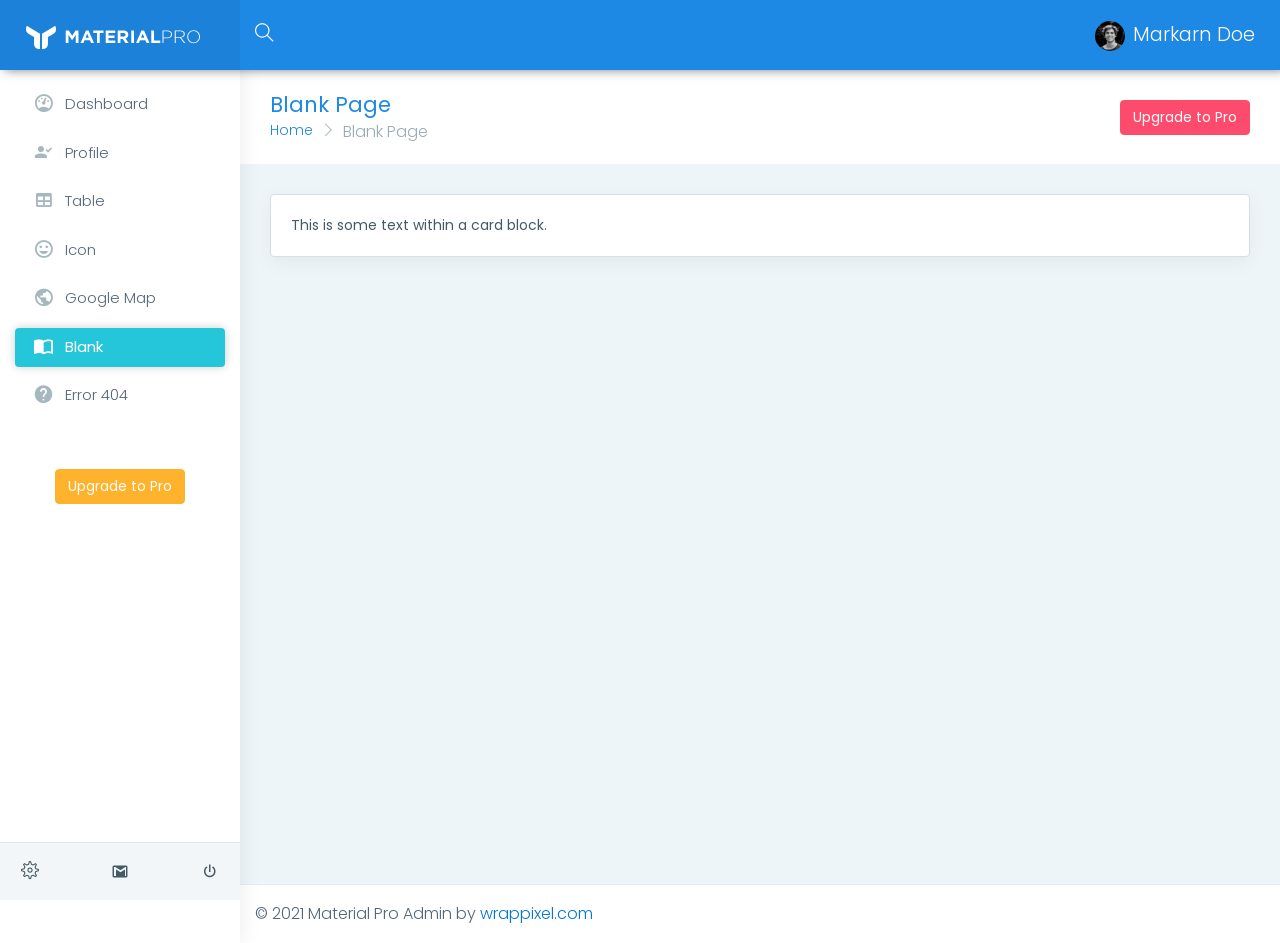
<file: web/html/pages-blank.html>
<!DOCTYPE html>
<html dir="ltr" lang="en">

<head>
    <meta charset="utf-8">
    <meta http-equiv="X-UA-Compatible" content="IE=edge">
    <!-- Tell the browser to be responsive to screen width -->
    <meta name="viewport" content="width=device-width, initial-scale=1">
    <meta name="keywords"
        content="wrappixel, admin dashboard, html css dashboard, web dashboard, bootstrap 5 admin, bootstrap 5, css3 dashboard, bootstrap 5 dashboard, materialpro admin bootstrap 5 dashboard, frontend, responsive bootstrap 5 admin template, materialpro admin lite design, materialpro admin lite dashboard bootstrap 5 dashboard template">
    <meta name="description"
        content="Material Pro Lite is powerful and clean admin dashboard template, inpired from Bootstrap Framework">
    <meta name="robots" content="noindex,nofollow">
    <title>Material Pro Lite Template by WrapPixel</title>
    <link rel="canonical" href="https://www.wrappixel.com/templates/materialpro-lite/" />
    <!-- Favicon icon -->
    <link rel="icon" type="image/png" sizes="16x16" href="../assets/images/favicon.png">
    <!-- Custom CSS -->
    <link href="css/style.min.css" rel="stylesheet">
    <!-- HTML5 Shim and Respond.js IE8 support of HTML5 elements and media queries -->
    <!-- WARNING: Respond.js doesn't work if you view the page via file:// -->
    <!--[if lt IE 9]>
    <script src="https://oss.maxcdn.com/libs/html5shiv/3.7.0/html5shiv.js"></script>
    <script src="https://oss.maxcdn.com/libs/respond.js/1.4.2/respond.min.js"></script>
<![endif]-->
</head>

<body>
    <!-- ============================================================== -->
    <!-- Preloader - style you can find in spinners.css -->
    <!-- ============================================================== -->
    <div class="preloader">
        <div class="lds-ripple">
            <div class="lds-pos"></div>
            <div class="lds-pos"></div>
        </div>
    </div>
    <!-- ============================================================== -->
    <!-- Main wrapper - style you can find in pages.scss -->
    <!-- ============================================================== -->
    <div id="main-wrapper" data-layout="vertical" data-navbarbg="skin5" data-sidebartype="full"
        data-sidebar-position="absolute" data-header-position="absolute" data-boxed-layout="full">
        <!-- ============================================================== -->
        <!-- Topbar header - style you can find in pages.scss -->
        <!-- ============================================================== -->
        <header class="topbar" data-navbarbg="skin6">
            <nav class="navbar top-navbar navbar-expand-md navbar-dark">
                <div class="navbar-header" data-logobg="skin6">
                    <!-- ============================================================== -->
                    <!-- Logo -->
                    <!-- ============================================================== -->
                    <a class="navbar-brand ms-4" href="index.html">
                        <!-- Logo icon -->
                        <b class="logo-icon">
                            <!--You can put here icon as well // <i class="wi wi-sunset"></i> //-->
                            <!-- Dark Logo icon -->
                            <img src="../assets/images/logo-light-icon.png" alt="homepage" class="dark-logo" />

                        </b>
                        <!--End Logo icon -->
                        <!-- Logo text -->
                        <span class="logo-text">
                            <!-- dark Logo text -->
                            <img src="../assets/images/logo-light-text.png" alt="homepage" class="dark-logo" />

                        </span>
                    </a>
                    <!-- ============================================================== -->
                    <!-- End Logo -->
                    <!-- ============================================================== -->
                    <!-- ============================================================== -->
                    <!-- toggle and nav items -->
                    <!-- ============================================================== -->
                    <a class="nav-toggler waves-effect waves-light text-white d-block d-md-none"
                        href="javascript:void(0)"><i class="ti-menu ti-close"></i></a>
                </div>
                <!-- ============================================================== -->
                <!-- End Logo -->
                <!-- ============================================================== -->
                <div class="navbar-collapse collapse" id="navbarSupportedContent" data-navbarbg="skin5">
                    <ul class="navbar-nav d-lg-none d-md-block ">
                        <li class="nav-item">
                            <a class="nav-toggler nav-link waves-effect waves-light text-white "
                                href="javascript:void(0)"><i class="ti-menu ti-close"></i></a>
                        </li>
                    </ul>
                    <!-- ============================================================== -->
                    <!-- toggle and nav items -->
                    <!-- ============================================================== -->
                    <ul class="navbar-nav me-auto mt-md-0 ">
                        <!-- ============================================================== -->
                        <!-- Search -->
                        <!-- ============================================================== -->

                        <li class="nav-item search-box">
                            <a class="nav-link text-muted" href="javascript:void(0)"><i class="ti-search"></i></a>
                            <form class="app-search" style="display: none;">
                                <input type="text" class="form-control" placeholder="Search &amp; enter"> <a
                                    class="srh-btn"><i class="ti-close"></i></a> </form>
                        </li>
                    </ul>

                    <!-- ============================================================== -->
                    <!-- Right side toggle and nav items -->
                    <!-- ============================================================== -->
                    <ul class="navbar-nav">
                        <!-- ============================================================== -->
                        <!-- User profile and search -->
                        <!-- ============================================================== -->
                        <li class="nav-item dropdown">
                            <a class="nav-link dropdown-toggle text-muted waves-effect waves-dark" href="#" id="navbarDropdown" role="button" data-bs-toggle="dropdown" aria-expanded="false">
                                <img src="../assets/images/users/1.jpg" alt="user" class="profile-pic me-2">Markarn Doe
                            </a>
                            <ul class="dropdown-menu" aria-labelledby="navbarDropdown"></ul>
                        </li>
                    </ul>
                </div>
            </nav>
        </header>
        <!-- ============================================================== -->
        <!-- End Topbar header -->
        <!-- ============================================================== -->
        <!-- ============================================================== -->
        <!-- Left Sidebar - style you can find in sidebar.scss  -->
        <!-- ============================================================== -->
       <aside class="left-sidebar" data-sidebarbg="skin6">
            <!-- Sidebar scroll-->
            <div class="scroll-sidebar">
                <!-- Sidebar navigation-->
                <nav class="sidebar-nav">
                    <ul id="sidebarnav">
                        <!-- User Profile-->
                        <li class="sidebar-item"> <a class="sidebar-link waves-effect waves-dark sidebar-link"
                                href="index.html" aria-expanded="false"><i class="mdi me-2 mdi-gauge"></i><span
                                    class="hide-menu">Dashboard</span></a></li>
                        <li class="sidebar-item"> <a class="sidebar-link waves-effect waves-dark sidebar-link"
                                href="pages-profile.html" aria-expanded="false">
                                <i class="mdi me-2 mdi-account-check"></i><span class="hide-menu">Profile</span></a>
                        </li>
                        <li class="sidebar-item"> <a class="sidebar-link waves-effect waves-dark sidebar-link"
                                href="table-basic.html" aria-expanded="false"><i class="mdi me-2 mdi-table"></i><span
                                    class="hide-menu">Table</span></a></li>
                        <li class="sidebar-item"> <a class="sidebar-link waves-effect waves-dark sidebar-link"
                                href="icon-material.html" aria-expanded="false"><i
                                    class="mdi me-2 mdi-emoticon"></i><span class="hide-menu">Icon</span></a></li>
                        <li class="sidebar-item"> <a class="sidebar-link waves-effect waves-dark sidebar-link"
                                href="map-google.html" aria-expanded="false"><i class="mdi me-2 mdi-earth"></i><span
                                    class="hide-menu">Google Map</span></a></li>
                        <li class="sidebar-item"> <a class="sidebar-link waves-effect waves-dark sidebar-link"
                                href="pages-blank.html" aria-expanded="false"><i
                                    class="mdi me-2 mdi-book-open-variant"></i><span class="hide-menu">Blank</span></a>
                        </li>
                        <li class="sidebar-item"> <a class="sidebar-link waves-effect waves-dark sidebar-link"
                                href="pages-error-404.html" aria-expanded="false"><i class="mdi me-2 mdi-help-circle"></i><span
                                    class="hide-menu">Error 404</span></a>
                        </li>
                        <li class="text-center p-20 upgrade-btn">
                            <a href="https://www.wrappixel.com/templates/materialpro/"
                                class="btn btn-warning text-white mt-4" target="_blank">Upgrade to
                                Pro</a>
                        </li>
                    </ul>

                </nav>
                <!-- End Sidebar navigation -->
            </div>
            <!-- End Sidebar scroll-->
            <div class="sidebar-footer">
                <div class="row">
                    <div class="col-4 link-wrap">
                        <!-- item-->
                        <a href="" class="link" data-toggle="tooltip" title="" data-original-title="Settings"><i
                                class="ti-settings"></i></a>
                    </div>
                    <div class="col-4 link-wrap">
                        <!-- item-->
                        <a href="" class="link" data-toggle="tooltip" title="" data-original-title="Email"><i
                                class="mdi mdi-gmail"></i></a>
                    </div>
                    <div class="col-4 link-wrap">
                        <!-- item-->
                        <a href="" class="link" data-toggle="tooltip" title="" data-original-title="Logout"><i
                                class="mdi mdi-power"></i></a>
                    </div>
                </div>
            </div>
        </aside>
        <!-- ============================================================== -->
        <!-- End Left Sidebar - style you can find in sidebar.scss  -->
        <!-- ============================================================== -->
        <!-- ============================================================== -->
        <!-- Page wrapper  -->
        <!-- ============================================================== -->
        <div class="page-wrapper">
            <!-- ============================================================== -->
            <!-- Bread crumb and right sidebar toggle -->
            <!-- ============================================================== -->
            <div class="page-breadcrumb">
                <div class="row align-items-center">
                    <div class="col-md-6 col-8 align-self-center">
                        <h3 class="page-title mb-0 p-0">Blank Page</h3>
                        <div class="d-flex align-items-center">
                            <nav aria-label="breadcrumb">
                                <ol class="breadcrumb">
                                    <li class="breadcrumb-item"><a href="#">Home</a></li>
                                    <li class="breadcrumb-item active" aria-current="page">Blank Page</li>
                                </ol>
                            </nav>
                        </div>
                    </div>
                    <div class="col-md-6 col-4 align-self-center">
                        <div class="text-end upgrade-btn">
                            <a href="https://www.wrappixel.com/templates/materialpro/"
                                class="btn btn-danger d-none d-md-inline-block text-white" target="_blank">Upgrade to
                                Pro</a>
                        </div>
                    </div>
                </div>
            </div>
            <!-- ============================================================== -->
            <!-- End Bread crumb and right sidebar toggle -->
            <!-- ============================================================== -->
            <!-- ============================================================== -->
            <!-- Container fluid  -->
            <!-- ============================================================== -->
            <div class="container-fluid">
                <!-- ============================================================== -->
                <!-- Start Page Content -->
                <!-- ============================================================== -->
                <div class="row">
                    <div class="col-12">
                        <div class="card">
                            <div class="card-body">
                                This is some text within a card block.
                            </div>
                        </div>
                    </div>
                </div>
                <!-- ============================================================== -->
                <!-- End PAge Content -->
                <!-- ============================================================== -->
                <!-- ============================================================== -->
                <!-- Right sidebar -->
                <!-- ============================================================== -->
                <!-- .right-sidebar -->
                <!-- ============================================================== -->
                <!-- End Right sidebar -->
                <!-- ============================================================== -->
            </div>
            <!-- ============================================================== -->
            <!-- End Container fluid  -->
            <!-- ============================================================== -->
            <!-- ============================================================== -->
            <!-- footer -->
            <!-- ============================================================== -->
            <footer class="footer"> © 2021 Material Pro Admin by <a href="https://www.wrappixel.com/">wrappixel.com </a>
            </footer>
            <!-- ============================================================== -->
            <!-- End footer -->
            <!-- ============================================================== -->
        </div>
        <!-- ============================================================== -->
        <!-- End Page wrapper  -->
        <!-- ============================================================== -->
    </div>
    <!-- ============================================================== -->
    <!-- End Wrapper -->
    <!-- ============================================================== -->
    <!-- ============================================================== -->
    <!-- All Jquery -->
    <!-- ============================================================== -->
    <script src="../assets/plugins/jquery/dist1/jquery.min.js"></script>
    <!-- Bootstrap tether Core JavaScript -->
    <script src="../assets/plugins/bootstrap/dist1/js/bootstrap.bundle.min.js"></script>
    <script src="js/app-style-switcher.js"></script>
    <!--Wave Effects -->
    <script src="js/waves.js"></script>
    <!--Menu sidebar -->
    <script src="js/sidebarmenu.js"></script>
    <!--Custom JavaScript -->
    <script src="js/custom.js"></script>
</body>

</html>
</file>
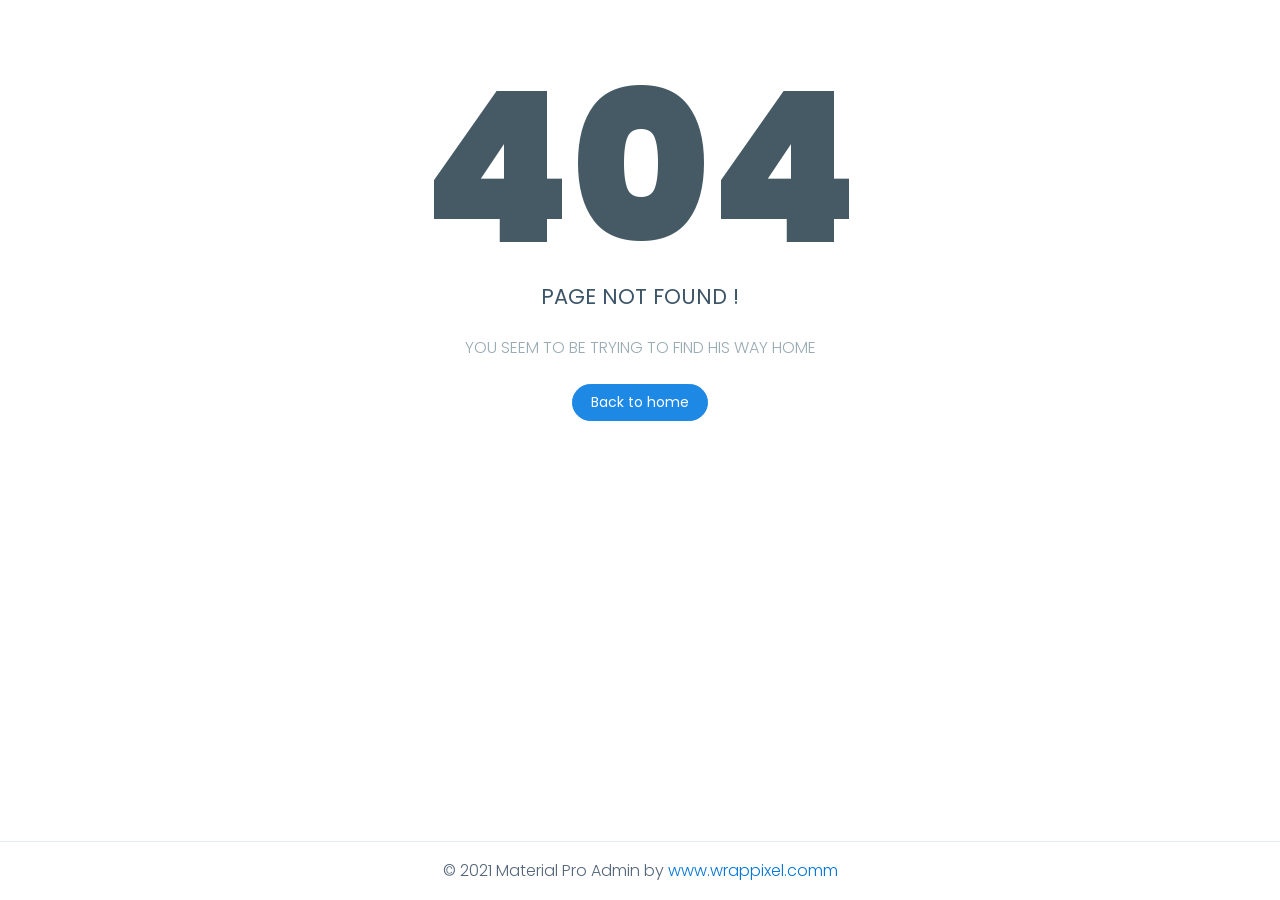
<file: web/html/pages-error-404.html>
<!DOCTYPE html>
<html dir="ltr">

<head>
    <meta charset="utf-8">
    <meta http-equiv="X-UA-Compatible" content="IE=edge">
    <!-- Tell the browser to be responsive to screen width -->
    <meta name="viewport" content="width=device-width, initial-scale=1">
    <meta name="keywords"
        content="wrappixel, admin dashboard, html css dashboard, web dashboard, bootstrap 5 admin, bootstrap 5, css3 dashboard, bootstrap 5 dashboard, materialpro admin bootstrap 5 dashboard, frontend, responsive bootstrap 5 admin template, materialpro admin lite design, materialpro admin lite dashboard bootstrap 5 dashboard template">
    <meta name="description"
        content="Material Pro Lite is powerful and clean admin dashboard template, inpired from Bootstrap Framework">
    <meta name="robots" content="noindex,nofollow">
    <title>Material Pro Lite Template by WrapPixel</title>
    <link rel="canonical" href="https://www.wrappixel.com/templates/materialpro-lite/" />
    <!-- Favicon icon -->
    <link rel="icon" type="image/png" sizes="16x16" href="../assets/images/favicon.png">
    <!-- Custom CSS -->
    <link href="css/style.min.css" rel="stylesheet">
    <!-- HTML5 Shim and Respond.js IE8 support of HTML5 elements and media queries -->
    <!-- WARNING: Respond.js doesn't work if you view the page via file:// -->
    <!--[if lt IE 9]>
    <script src="https://oss.maxcdn.com/libs/html5shiv/3.7.0/html5shiv.js"></script>
    <script src="https://oss.maxcdn.com/libs/respond.js/1.4.2/respond.min.js"></script>
<![endif]-->
</head>

<body>
    <div class="main-wrapper">
        <!-- ============================================================== -->
        <!-- Preloader - style you can find in spinners.css -->
        <!-- ============================================================== -->
        <div class="preloader">
            <div class="lds-ripple">
                <div class="lds-pos"></div>
                <div class="lds-pos"></div>
            </div>
        </div>
        <!-- ============================================================== -->
        <!-- Preloader - style you can find in spinners.css -->
        <!-- ============================================================== -->
        <!-- ============================================================== -->
        <!-- Login box.scss -->
        <!-- ============================================================== -->
        <div class="error-box">
            <div class="error-body text-center">
                <h1 class="error-title">404</h1>
                <h3 class="text-uppercase error-subtitle">PAGE NOT FOUND !</h3>
                <p class="text-muted mb-4 mt-4">YOU SEEM TO BE TRYING TO FIND HIS WAY HOME</p>
                <a href="index.html" class="btn btn-info btn-rounded waves-effect waves-light mb-4 text-white">Back to home</a>
            </div>
            <footer class="footer text-center w-100">
                © 2021 Material Pro Admin by <a href="https://www.wrappixel.com/">www.wrappixel.comm</a>
            </footer>
        </div>

        <!-- ============================================================== -->
        <!-- Login box.scss -->
        <!-- ============================================================== -->
        <!-- ============================================================== -->
        <!-- Page wrapper scss in scafholding.scss -->
        <!-- ============================================================== -->
        <!-- ============================================================== -->
        <!-- Page wrapper scss in scafholding.scss -->
        <!-- ============================================================== -->
        <!-- ============================================================== -->
        <!-- Right Sidebar -->
        <!-- ============================================================== -->
        <!-- ============================================================== -->
        <!-- Right Sidebar -->
        <!-- ============================================================== -->
    </div>
    <!-- ============================================================== -->
    <!-- All Required js -->
    <!-- ============================================================== -->
    <script src="../assets/plugins/jquery/dist1/jquery.min.js"></script>
    <!-- Bootstrap tether Core JavaScript -->
    <script src="../assets/plugins/bootstrap/dist1/js/bootstrap.bundle.min.js"></script>
    <!-- ============================================================== -->
    <!-- This page plugin js -->
    <!-- ============================================================== -->
    <script>
        $(".preloader").fadeOut();
    </script>
</body>

</html>
</file>
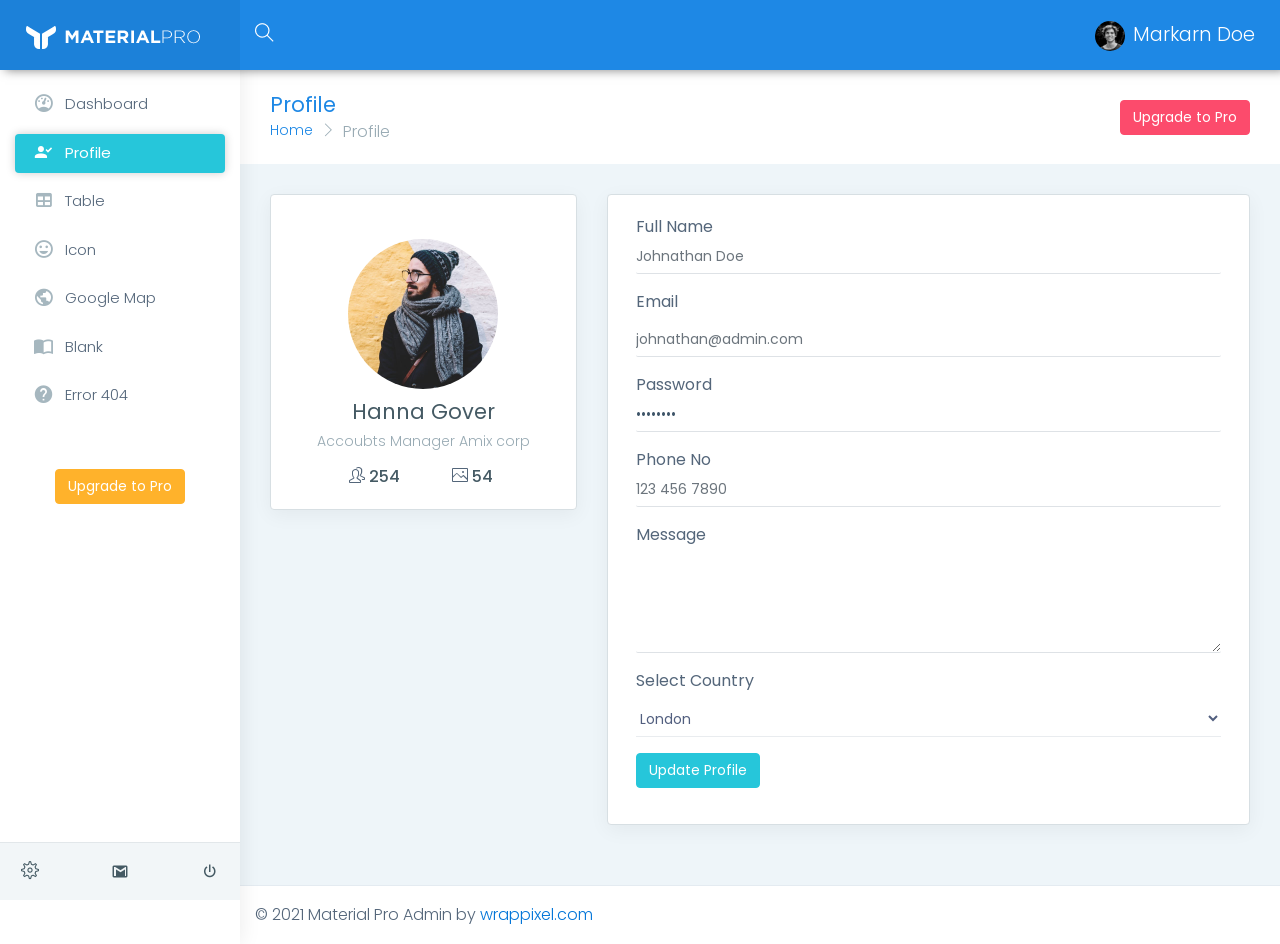
<file: web/html/pages-profile.html>
<!DOCTYPE html>
<html dir="ltr" lang="en">

<head>
    <meta charset="utf-8">
    <meta http-equiv="X-UA-Compatible" content="IE=edge">
    <!-- Tell the browser to be responsive to screen width -->
    <meta name="viewport" content="width=device-width, initial-scale=1">
    <meta name="keywords"
        content="wrappixel, admin dashboard, html css dashboard, web dashboard, bootstrap 5 admin, bootstrap 5, css3 dashboard, bootstrap 5 dashboard, materialpro admin bootstrap 5 dashboard, frontend, responsive bootstrap 5 admin template, materialpro admin lite design, materialpro admin lite dashboard bootstrap 5 dashboard template">
    <meta name="description"
        content="Material Pro Lite is powerful and clean admin dashboard template, inpired from Bootstrap Framework">
    <meta name="robots" content="noindex,nofollow">
    <title>Material Pro Lite Template by WrapPixel</title>
    <link rel="canonical" href="https://www.wrappixel.com/templates/materialpro-lite/" />
    <!-- Favicon icon -->
    <link rel="icon" type="image/png" sizes="16x16" href="../assets/images/favicon.png">
    <!-- Custom CSS -->
    <link href="css/style.min.css" rel="stylesheet">
    <!-- HTML5 Shim and Respond.js IE8 support of HTML5 elements and media queries -->
    <!-- WARNING: Respond.js doesn't work if you view the page via file:// -->
    <!--[if lt IE 9]>
    <script src="https://oss.maxcdn.com/libs/html5shiv/3.7.0/html5shiv.js"></script>
    <script src="https://oss.maxcdn.com/libs/respond.js/1.4.2/respond.min.js"></script>
<![endif]-->
</head>

<body>
    <!-- ============================================================== -->
    <!-- Preloader - style you can find in spinners.css -->
    <!-- ============================================================== -->
    <div class="preloader">
        <div class="lds-ripple">
            <div class="lds-pos"></div>
            <div class="lds-pos"></div>
        </div>
    </div>
    <!-- ============================================================== -->
    <!-- Main wrapper - style you can find in pages.scss -->
    <!-- ============================================================== -->
    <div id="main-wrapper" data-layout="vertical" data-navbarbg="skin5" data-sidebartype="full"
        data-sidebar-position="absolute" data-header-position="absolute" data-boxed-layout="full">
        <!-- ============================================================== -->
        <!-- Topbar header - style you can find in pages.scss -->
        <!-- ============================================================== -->
        <header class="topbar" data-navbarbg="skin6">
            <nav class="navbar top-navbar navbar-expand-md navbar-dark">
                <div class="navbar-header" data-logobg="skin6">
                    <!-- ============================================================== -->
                    <!-- Logo -->
                    <!-- ============================================================== -->
                    <a class="navbar-brand ms-4" href="index.html">
                        <!-- Logo icon -->
                        <b class="logo-icon">
                            <!--You can put here icon as well // <i class="wi wi-sunset"></i> //-->
                            <!-- Dark Logo icon -->
                            <img src="../assets/images/logo-light-icon.png" alt="homepage" class="dark-logo" />

                        </b>
                        <!--End Logo icon -->
                        <!-- Logo text -->
                        <span class="logo-text">
                            <!-- dark Logo text -->
                            <img src="../assets/images/logo-light-text.png" alt="homepage" class="dark-logo" />

                        </span>
                    </a>
                    <!-- ============================================================== -->
                    <!-- End Logo -->
                    <!-- ============================================================== -->
                    <!-- ============================================================== -->
                    <!-- toggle and nav items -->
                    <!-- ============================================================== -->
                    <a class="nav-toggler waves-effect waves-light text-white d-block d-md-none"
                        href="javascript:void(0)"><i class="ti-menu ti-close"></i></a>
                </div>
                <!-- ============================================================== -->
                <!-- End Logo -->
                <!-- ============================================================== -->
                <div class="navbar-collapse collapse" id="navbarSupportedContent" data-navbarbg="skin5">
                    <ul class="navbar-nav d-lg-none d-md-block ">
                        <li class="nav-item">
                            <a class="nav-toggler nav-link waves-effect waves-light text-white "
                                href="javascript:void(0)"><i class="ti-menu ti-close"></i></a>
                        </li>
                    </ul>
                    <!-- ============================================================== -->
                    <!-- toggle and nav items -->
                    <!-- ============================================================== -->
                    <ul class="navbar-nav me-auto mt-md-0 ">
                        <!-- ============================================================== -->
                        <!-- Search -->
                        <!-- ============================================================== -->

                        <li class="nav-item search-box">
                            <a class="nav-link text-muted" href="javascript:void(0)"><i class="ti-search"></i></a>
                            <form class="app-search" style="display: none;">
                                <input type="text" class="form-control" placeholder="Search &amp; enter"> <a
                                    class="srh-btn"><i class="ti-close"></i></a> </form>
                        </li>
                    </ul>

                    <!-- ============================================================== -->
                    <!-- Right side toggle and nav items -->
                    <!-- ============================================================== -->
                    <ul class="navbar-nav">
                        <!-- ============================================================== -->
                        <!-- User profile and search -->
                        <!-- ============================================================== -->
                        <li class="nav-item dropdown">
                            <a class="nav-link dropdown-toggle text-muted waves-effect waves-dark" href="#" id="navbarDropdown" role="button" data-bs-toggle="dropdown" aria-expanded="false">
                                <img src="../assets/images/users/1.jpg" alt="user" class="profile-pic me-2">Markarn Doe
                            </a>
                            <ul class="dropdown-menu" aria-labelledby="navbarDropdown"></ul>
                        </li>
                    </ul>
                </div>
            </nav>
        </header>
        <!-- ============================================================== -->
        <!-- End Topbar header -->
        <!-- ============================================================== -->
        <!-- ============================================================== -->
        <!-- Left Sidebar - style you can find in sidebar.scss  -->
        <!-- ============================================================== -->
        <aside class="left-sidebar" data-sidebarbg="skin6">
            <!-- Sidebar scroll-->
            <div class="scroll-sidebar">
                <!-- Sidebar navigation-->
                <nav class="sidebar-nav">
                    <ul id="sidebarnav">
                        <!-- User Profile-->
                        <li class="sidebar-item"> <a class="sidebar-link waves-effect waves-dark sidebar-link"
                                href="index.html" aria-expanded="false"><i class="mdi me-2 mdi-gauge"></i><span
                                    class="hide-menu">Dashboard</span></a></li>
                        <li class="sidebar-item"> <a class="sidebar-link waves-effect waves-dark sidebar-link"
                                href="pages-profile.html" aria-expanded="false">
                                <i class="mdi me-2 mdi-account-check"></i><span class="hide-menu">Profile</span></a>
                        </li>
                        <li class="sidebar-item"> <a class="sidebar-link waves-effect waves-dark sidebar-link"
                                href="table-basic.html" aria-expanded="false"><i class="mdi me-2 mdi-table"></i><span
                                    class="hide-menu">Table</span></a></li>
                        <li class="sidebar-item"> <a class="sidebar-link waves-effect waves-dark sidebar-link"
                                href="icon-material.html" aria-expanded="false"><i
                                    class="mdi me-2 mdi-emoticon"></i><span class="hide-menu">Icon</span></a></li>
                        <li class="sidebar-item"> <a class="sidebar-link waves-effect waves-dark sidebar-link"
                                href="map-google.html" aria-expanded="false"><i class="mdi me-2 mdi-earth"></i><span
                                    class="hide-menu">Google Map</span></a></li>
                        <li class="sidebar-item"> <a class="sidebar-link waves-effect waves-dark sidebar-link"
                                href="pages-blank.html" aria-expanded="false"><i
                                    class="mdi me-2 mdi-book-open-variant"></i><span class="hide-menu">Blank</span></a>
                        </li>
                        <li class="sidebar-item"> <a class="sidebar-link waves-effect waves-dark sidebar-link"
                                href="pages-error-404.html" aria-expanded="false"><i class="mdi me-2 mdi-help-circle"></i><span
                                    class="hide-menu">Error 404</span></a>
                        </li>
                        <li class="text-center p-20 upgrade-btn">
                            <a href="https://www.wrappixel.com/templates/materialpro/"
                                class="btn btn-warning text-white mt-4" target="_blank">Upgrade to
                                Pro</a>
                        </li>
                    </ul>

                </nav>
                <!-- End Sidebar navigation -->
            </div>
            <!-- End Sidebar scroll-->
            <div class="sidebar-footer">
                <div class="row">
                    <div class="col-4 link-wrap">
                        <!-- item-->
                        <a href="" class="link" data-toggle="tooltip" title="" data-original-title="Settings"><i
                                class="ti-settings"></i></a>
                    </div>
                    <div class="col-4 link-wrap">
                        <!-- item-->
                        <a href="" class="link" data-toggle="tooltip" title="" data-original-title="Email"><i
                                class="mdi mdi-gmail"></i></a>
                    </div>
                    <div class="col-4 link-wrap">
                        <!-- item-->
                        <a href="" class="link" data-toggle="tooltip" title="" data-original-title="Logout"><i
                                class="mdi mdi-power"></i></a>
                    </div>
                </div>
            </div>
        </aside>
        <!-- ============================================================== -->
        <!-- End Left Sidebar - style you can find in sidebar.scss  -->
        <!-- ============================================================== -->
        <!-- ============================================================== -->
        <!-- Page wrapper  -->
        <!-- ============================================================== -->
        <div class="page-wrapper">
            <!-- ============================================================== -->
            <!-- Bread crumb and right sidebar toggle -->
            <!-- ============================================================== -->
            <div class="page-breadcrumb">
                <div class="row align-items-center">
                    <div class="col-md-6 col-8 align-self-center">
                        <h3 class="page-title mb-0 p-0">Profile</h3>
                        <div class="d-flex align-items-center">
                            <nav aria-label="breadcrumb">
                                <ol class="breadcrumb">
                                    <li class="breadcrumb-item"><a href="#">Home</a></li>
                                    <li class="breadcrumb-item active" aria-current="page">Profile</li>
                                </ol>
                            </nav>
                        </div>
                    </div>
                    <div class="col-md-6 col-4 align-self-center">
                        <div class="text-end upgrade-btn">
                            <a href="https://www.wrappixel.com/templates/materialpro/"
                                class="btn btn-danger d-none d-md-inline-block text-white" target="_blank">Upgrade to
                                Pro</a>
                        </div>
                    </div>
                </div>
            </div>
            <!-- ============================================================== -->
            <!-- End Bread crumb and right sidebar toggle -->
            <!-- ============================================================== -->
            <!-- ============================================================== -->
            <!-- Container fluid  -->
            <!-- ============================================================== -->
            <div class="container-fluid">
                <!-- ============================================================== -->
                <!-- Start Page Content -->
                <!-- ============================================================== -->
                <!-- Row -->
                <div class="row">
                    <!-- Column -->
                    <div class="col-lg-4 col-xlg-3 col-md-5">
                        <div class="card">
                            <div class="card-body profile-card">
                                <center class="mt-4"> <img src="../assets/images/users/5.jpg"
                                        class="rounded-circle" width="150" />
                                    <h4 class="card-title mt-2">Hanna Gover</h4>
                                    <h6 class="card-subtitle">Accoubts Manager Amix corp</h6>
                                    <div class="row text-center justify-content-center">
                                        <div class="col-4">
                                            <a href="javascript:void(0)" class="link">
                                                <i class="icon-people" aria-hidden="true"></i>
                                                <span class="value-digit">254</span>
                                            </a></div>
                                        <div class="col-4">
                                            <a href="javascript:void(0)" class="link">
                                                <i class="icon-picture" aria-hidden="true"></i>
                                                <span class="value-digit">54</span>
                                            </a></div>
                                    </div>
                                </center>
                            </div>
                        </div>
                    </div>
                    <!-- Column -->
                    <!-- Column -->
                    <div class="col-lg-8 col-xlg-9 col-md-7">
                        <div class="card">
                            <div class="card-body">
                                <form class="form-horizontal form-material mx-2">
                                    <div class="form-group">
                                        <label class="col-md-12 mb-0">Full Name</label>
                                        <div class="col-md-12">
                                            <input type="text" placeholder="Johnathan Doe"
                                                class="form-control ps-0 form-control-line">
                                        </div>
                                    </div>
                                    <div class="form-group">
                                        <label for="example-email" class="col-md-12">Email</label>
                                        <div class="col-md-12">
                                            <input type="email" placeholder="johnathan@admin.com"
                                                class="form-control ps-0 form-control-line" name="example-email"
                                                id="example-email">
                                        </div>
                                    </div>
                                    <div class="form-group">
                                        <label class="col-md-12 mb-0">Password</label>
                                        <div class="col-md-12">
                                            <input type="password" value="password"
                                                class="form-control ps-0 form-control-line">
                                        </div>
                                    </div>
                                    <div class="form-group">
                                        <label class="col-md-12 mb-0">Phone No</label>
                                        <div class="col-md-12">
                                            <input type="text" placeholder="123 456 7890"
                                                class="form-control ps-0 form-control-line">
                                        </div>
                                    </div>
                                    <div class="form-group">
                                        <label class="col-md-12 mb-0">Message</label>
                                        <div class="col-md-12">
                                            <textarea rows="5" class="form-control ps-0 form-control-line"></textarea>
                                        </div>
                                    </div>
                                    <div class="form-group">
                                        <label class="col-sm-12">Select Country</label>
                                        <div class="col-sm-12 border-bottom">
                                            <select class="form-select shadow-none ps-0 border-0 form-control-line">
                                                <option>London</option>
                                                <option>India</option>
                                                <option>Usa</option>
                                                <option>Canada</option>
                                                <option>Thailand</option>
                                            </select>
                                        </div>
                                    </div>
                                    <div class="form-group">
                                        <div class="col-sm-12 d-flex">
                                            <button class="btn btn-success mx-auto mx-md-0 text-white">Update
                                                Profile</button>
                                        </div>
                                    </div>
                                </form>
                            </div>
                        </div>
                    </div>
                    <!-- Column -->
                </div>
                <!-- Row -->
                <!-- ============================================================== -->
                <!-- End PAge Content -->
                <!-- ============================================================== -->
                <!-- ============================================================== -->
                <!-- Right sidebar -->
                <!-- ============================================================== -->
                <!-- .right-sidebar -->
                <!-- ============================================================== -->
                <!-- End Right sidebar -->
                <!-- ============================================================== -->
            </div>
            <!-- ============================================================== -->
            <!-- End Container fluid  -->
            <!-- ============================================================== -->
            <!-- ============================================================== -->
            <!-- footer -->
            <!-- ============================================================== -->
            <footer class="footer"> © 2021 Material Pro Admin by <a href="https://www.wrappixel.com/">wrappixel.com </a>
            </footer>
            <!-- ============================================================== -->
            <!-- End footer -->
            <!-- ============================================================== -->
        </div>
        <!-- ============================================================== -->
        <!-- End Page wrapper  -->
        <!-- ============================================================== -->
    </div>
    <!-- ============================================================== -->
    <!-- End Wrapper -->
    <!-- ============================================================== -->
    <!-- ============================================================== -->
    <!-- All Jquery -->
    <!-- ============================================================== -->
    <script src="../assets/plugins/jquery/dist1/jquery.min.js"></script>
    <!-- Bootstrap tether Core JavaScript -->
    <script src="../assets/plugins/bootstrap/dist1/js/bootstrap.bundle.min.js"></script>
    <script src="js/app-style-switcher.js"></script>
    <!--Wave Effects -->
    <script src="js/waves.js"></script>
    <!--Menu sidebar -->
    <script src="js/sidebarmenu.js"></script>
    <!--Custom JavaScript -->
    <script src="js/custom.js"></script>
</body>

</html>
</file>
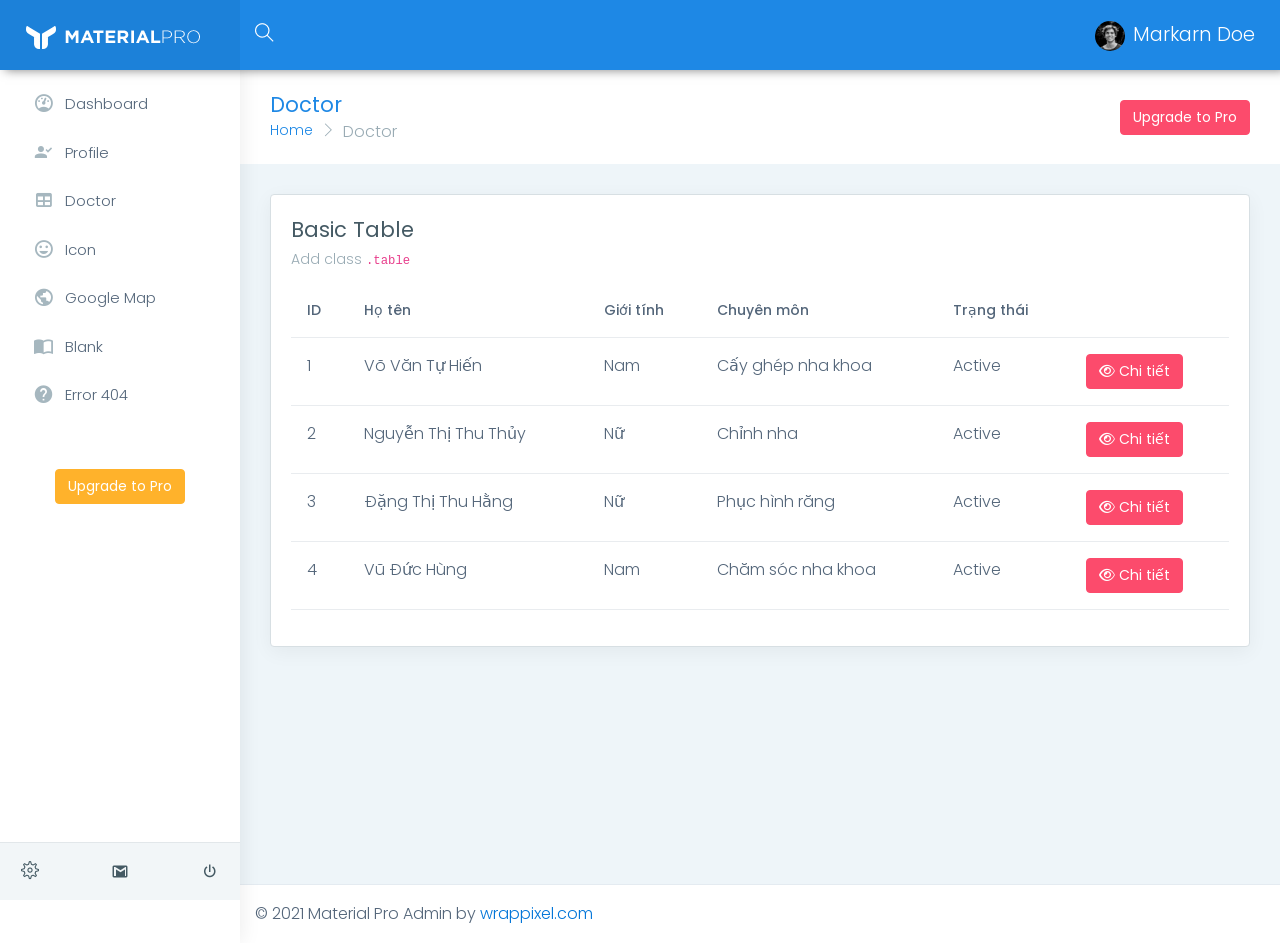
<file: web/html/patient.html>
<!DOCTYPE html>
<html dir="ltr" lang="en">

<head>
    <meta charset="utf-8">
    <meta http-equiv="X-UA-Compatible" content="IE=edge">
    <!-- Tell the browser to be responsive to screen width -->
    <meta name="viewport" content="width=device-width, initial-scale=1">
    <meta name="keywords"
        content="wrappixel, admin dashboard, html css dashboard, web dashboard, bootstrap 5 admin, bootstrap 5, css3 dashboard, bootstrap 5 dashboard, materialpro admin bootstrap 5 dashboard, frontend, responsive bootstrap 5 admin template, materialpro admin lite design, materialpro admin lite dashboard bootstrap 5 dashboard template">
    <meta name="description"
        content="Material Pro Lite is powerful and clean admin dashboard template, inpired from Bootstrap Framework">
    <meta name="robots" content="noindex,nofollow">
    <title>Material Pro Lite Template by WrapPixel</title>
    <link rel="canonical" href="https://www.wrappixel.com/templates/materialpro-lite/" />
    <!-- Favicon icon -->
    <link rel="icon" type="image/png" sizes="16x16" href="../assets/images/favicon.png">
    <!-- Custom CSS -->
    <link href="css/style.min.css" rel="stylesheet">
    <!-- HTML5 Shim and Respond.js IE8 support of HTML5 elements and media queries -->
    <!-- WARNING: Respond.js doesn't work if you view the page via file:// -->
    <!--[if lt IE 9]>
    <script src="https://oss.maxcdn.com/libs/html5shiv/3.7.0/html5shiv.js"></script>
    <script src="https://oss.maxcdn.com/libs/respond.js/1.4.2/respond.min.js"></script>
<![endif]-->

    <!-- Icon CND fontawesome -->
    <link rel="stylesheet" href="https://cdnjs.cloudflare.com/ajax/libs/font-awesome/6.1.1/css/all.min.css"
        integrity="sha512-KfkfwYDsLkIlwQp6LFnl8zNdLGxu9YAA1QvwINks4PhcElQSvqcyVLLD9aMhXd13uQjoXtEKNosOWaZqXgel0g=="
        crossorigin="anonymous" referrerpolicy="no-referrer" />
    <!-- Icon CND fontawesome -->
</head>

<body>
    <!-- ============================================================== -->
    <!-- Preloader - style you can find in spinners.css -->
    <!-- ============================================================== -->
    <div class="preloader">
        <div class="lds-ripple">
            <div class="lds-pos"></div>
            <div class="lds-pos"></div>
        </div>
    </div>
    <!-- ============================================================== -->
    <!-- Main wrapper - style you can find in pages.scss -->
    <!-- ============================================================== -->
    <div id="main-wrapper" data-layout="vertical" data-navbarbg="skin5" data-sidebartype="full"
        data-sidebar-position="absolute" data-header-position="absolute" data-boxed-layout="full">
        <!-- ============================================================== -->
        <!-- Topbar header - style you can find in pages.scss -->
        <!-- ============================================================== -->
        <header class="topbar" data-navbarbg="skin6">
            <nav class="navbar top-navbar navbar-expand-md navbar-dark">
                <div class="navbar-header" data-logobg="skin6">
                    <!-- ============================================================== -->
                    <!-- Logo -->
                    <!-- ============================================================== -->
                    <a class="navbar-brand ms-4" href="index.html">
                        <!-- Logo icon -->
                        <b class="logo-icon">
                            <!--You can put here icon as well // <i class="wi wi-sunset"></i> //-->
                            <!-- Dark Logo icon -->
                            <img src="../assets/images/logo-light-icon.png" alt="homepage" class="dark-logo" />

                        </b>
                        <!--End Logo icon -->
                        <!-- Logo text -->
                        <span class="logo-text">
                            <!-- dark Logo text -->
                            <img src="../assets/images/logo-light-text.png" alt="homepage" class="dark-logo" />

                        </span>
                    </a>
                    <!-- ============================================================== -->
                    <!-- End Logo -->
                    <!-- ============================================================== -->
                    <!-- ============================================================== -->
                    <!-- toggle and nav items -->
                    <!-- ============================================================== -->
                    <a class="nav-toggler waves-effect waves-light text-white d-block d-md-none"
                        href="javascript:void(0)"><i class="ti-menu ti-close"></i></a>
                </div>
                <!-- ============================================================== -->
                <!-- End Logo -->
                <!-- ============================================================== -->
                <div class="navbar-collapse collapse" id="navbarSupportedContent" data-navbarbg="skin5">
                    <ul class="navbar-nav d-lg-none d-md-block ">
                        <li class="nav-item">
                            <a class="nav-toggler nav-link waves-effect waves-light text-white "
                                href="javascript:void(0)"><i class="ti-menu ti-close"></i></a>
                        </li>
                    </ul>
                    <!-- ============================================================== -->
                    <!-- toggle and nav items -->
                    <!-- ============================================================== -->
                    <ul class="navbar-nav me-auto mt-md-0 ">
                        <!-- ============================================================== -->
                        <!-- Search -->
                        <!-- ============================================================== -->

                        <li class="nav-item search-box">
                            <a class="nav-link text-muted" href="javascript:void(0)"><i class="ti-search"></i></a>
                            <form class="app-search" style="display: none;">
                                <input type="text" class="form-control" placeholder="Search &amp; enter"> <a
                                    class="srh-btn"><i class="ti-close"></i></a>
                            </form>
                        </li>
                    </ul>

                    <!-- ============================================================== -->
                    <!-- Right side toggle and nav items -->
                    <!-- ============================================================== -->
                    <ul class="navbar-nav">
                        <!-- ============================================================== -->
                        <!-- User profile and search -->
                        <!-- ============================================================== -->
                        <li class="nav-item dropdown">
                            <a class="nav-link dropdown-toggle text-muted waves-effect waves-dark" href="#"
                                id="navbarDropdown" role="button" data-bs-toggle="dropdown" aria-expanded="false">
                                <img src="../assets/images/users/1.jpg" alt="user" class="profile-pic me-2">Markarn Doe
                            </a>
                            <ul class="dropdown-menu" aria-labelledby="navbarDropdown"></ul>
                        </li>
                    </ul>
                </div>
            </nav>
        </header>
        <!-- ============================================================== -->
        <!-- End Topbar header -->
        <!-- ============================================================== -->
        <!-- ============================================================== -->
        <!-- Left Sidebar - style you can find in sidebar.scss  -->
        <!-- ============================================================== -->
        <aside class="left-sidebar" data-sidebarbg="skin6">
            <!-- Sidebar scroll-->
            <div class="scroll-sidebar">
                <!-- Sidebar navigation-->
                <nav class="sidebar-nav">
                    <ul id="sidebarnav">
                        <!-- User Profile-->
                        <li class="sidebar-item"> <a class="sidebar-link waves-effect waves-dark sidebar-link"
                                href="index.html" aria-expanded="false"><i class="mdi me-2 mdi-gauge"></i><span
                                    class="hide-menu">Dashboard</span></a></li>
                        <li class="sidebar-item"> <a class="sidebar-link waves-effect waves-dark sidebar-link"
                                href="pages-profile.html" aria-expanded="false">
                                <i class="mdi me-2 mdi-account-check"></i><span class="hide-menu">Profile</span></a>
                        </li>
                        <li class="sidebar-item"> <a class="sidebar-link waves-effect waves-dark sidebar-link"
                                href="table-basic.html" aria-expanded="false"><i class="mdi me-2 mdi-table"></i><span
                                    class="hide-menu">Doctor</span></a></li>
                        <li class="sidebar-item"> <a class="sidebar-link waves-effect waves-dark sidebar-link"
                                href="icon-material.html" aria-expanded="false"><i
                                    class="mdi me-2 mdi-emoticon"></i><span class="hide-menu">Icon</span></a></li>
                        <li class="sidebar-item"> <a class="sidebar-link waves-effect waves-dark sidebar-link"
                                href="map-google.html" aria-expanded="false"><i class="mdi me-2 mdi-earth"></i><span
                                    class="hide-menu">Google Map</span></a></li>
                        <li class="sidebar-item"> <a class="sidebar-link waves-effect waves-dark sidebar-link"
                                href="pages-blank.html" aria-expanded="false"><i
                                    class="mdi me-2 mdi-book-open-variant"></i><span class="hide-menu">Blank</span></a>
                        </li>
                        <li class="sidebar-item"> <a class="sidebar-link waves-effect waves-dark sidebar-link"
                                href="pages-error-404.html" aria-expanded="false"><i
                                    class="mdi me-2 mdi-help-circle"></i><span class="hide-menu">Error 404</span></a>
                        </li>
                        <li class="text-center p-20 upgrade-btn">
                            <a href="https://www.wrappixel.com/templates/materialpro/"
                                class="btn btn-warning text-white mt-4" target="_blank">Upgrade to
                                Pro</a>
                        </li>
                    </ul>

                </nav>
                <!-- End Sidebar navigation -->
            </div>
            <!-- End Sidebar scroll-->
            <div class="sidebar-footer">
                <div class="row">
                    <div class="col-4 link-wrap">
                        <!-- item-->
                        <a href="" class="link" data-toggle="tooltip" title="" data-original-title="Settings"><i
                                class="ti-settings"></i></a>
                    </div>
                    <div class="col-4 link-wrap">
                        <!-- item-->
                        <a href="" class="link" data-toggle="tooltip" title="" data-original-title="Email"><i
                                class="mdi mdi-gmail"></i></a>
                    </div>
                    <div class="col-4 link-wrap">
                        <!-- item-->
                        <a href="" class="link" data-toggle="tooltip" title="" data-original-title="Logout"><i
                                class="mdi mdi-power"></i></a>
                    </div>
                </div>
            </div>
        </aside>
        <!-- ============================================================== -->
        <!-- End Left Sidebar - style you can find in sidebar.scss  -->
        <!-- ============================================================== -->
        <!-- ============================================================== -->
        <!-- Page wrapper  -->
        <!-- ============================================================== -->
        <div class="page-wrapper">
            <!-- ============================================================== -->
            <!-- Bread crumb and right sidebar toggle -->
            <!-- ============================================================== -->
            <div class="page-breadcrumb">
                <div class="row align-items-center">
                    <div class="col-md-6 col-8 align-self-center">
                        <h3 class="page-title mb-0 p-0">Doctor</h3>
                        <div class="d-flex align-items-center">
                            <nav aria-label="breadcrumb">
                                <ol class="breadcrumb">
                                    <li class="breadcrumb-item"><a href="#">Home</a></li>
                                    <li class="breadcrumb-item active" aria-current="page">Doctor</li>
                                </ol>
                            </nav>
                        </div>
                    </div>
                    <div class="col-md-6 col-4 align-self-center">
                        <div class="text-end upgrade-btn">
                            <a href="https://www.wrappixel.com/templates/materialpro/"
                                class="btn btn-danger d-none d-md-inline-block text-white" target="_blank">Upgrade to
                                Pro</a>
                        </div>
                    </div>
                </div>
            </div>
            <!-- ============================================================== -->
            <!-- End Bread crumb and right sidebar toggle -->
            <!-- ============================================================== -->
            <!-- ============================================================== -->
            <!-- Container fluid  -->
            <!-- ============================================================== -->
            <div class="container-fluid">
                <!-- ============================================================== -->
                <!-- Start Page Content -->
                <!-- ============================================================== -->
                <div class="row">
                    <!-- column -->
                    <div class="col-sm-12">
                        <div class="card">
                            <div class="card-body">
                                <h4 class="card-title">Basic Table</h4>
                                <h6 class="card-subtitle">Add class <code>.table</code></h6>
                                <div class="table-responsive">
                                    <table class="table user-table">
                                        <thead>
                                            <tr>
                                                <th class="border-top-0">ID</th>
                                                <th class="border-top-0">Họ tên</th>
                                                <th class="border-top-0">Giới tính</th>
                                                <th class="border-top-0">Chuyên môn</th>
                                                <th class="border-top-0">Trạng thái</th>
                                                <th class="border-top-0"></th>
                                            </tr>
                                        </thead>
                                        <tbody>
                                            <tr>
                                                <td>1</td>
                                                <td>Võ Văn Tự Hiến</td>
                                                <td>Nam</td>
                                                <td>Cấy ghép nha khoa</td>
                                                <td>Active</td>
                                                <td>
                                                    <a href="" class="btn btn-danger d-none d-md-inline-block text-white" target="_blank">
                                                        <i class="fa-regular fa-eye"></i>
                                                        Chi tiết
                                                    </a>
                                                </td>
                                            </tr>
                                            <tr>
                                                <td>2</td>
                                                <td>Nguyễn Thị Thu Thủy</td>
                                                <td>Nữ</td>
                                                <td>Chỉnh nha</td>
                                                <td>Active</td>
                                                <td>
                                                    <a href="" class="btn btn-danger d-none d-md-inline-block text-white" target="_blank">
                                                        <i class="fa-regular fa-eye"></i>
                                                        Chi tiết
                                                    </a>
                                                </td>
                                            </tr>
                                            <tr>
                                                <td>3</td>
                                                <td>Đặng Thị Thu Hằng</td>
                                                <td>Nữ</td>
                                                <td>Phục hình răng</td>
                                                <td>Active</td>
                                                <td>
                                                    <a href="" class="btn btn-danger d-none d-md-inline-block text-white" target="_blank">
                                                        <i class="fa-regular fa-eye"></i>
                                                        Chi tiết
                                                    </a>
                                                </td>
                                            </tr>
                                            <tr>
                                                <td>4</td>
                                                <td>Vũ Đức Hùng</td>
                                                <td>Nam</td>
                                                <td>Chăm sóc nha khoa</td>
                                                <td>Active</td>
                                                <td>
                                                    <a href="" class="btn btn-danger d-none d-md-inline-block text-white" target="_blank">
                                                        <i class="fa-regular fa-eye"></i>
                                                        Chi tiết
                                                    </a>
                                                </td>
                                            </tr>
                                        </tbody>
                                    </table>
                                </div>
                            </div>
                        </div>
                    </div>
                </div>
                <!-- ============================================================== -->
                <!-- End PAge Content -->
                <!-- ============================================================== -->
                <!-- ============================================================== -->
                <!-- Right sidebar -->
                <!-- ============================================================== -->
                <!-- .right-sidebar -->
                <!-- ============================================================== -->
                <!-- End Right sidebar -->
                <!-- ============================================================== -->
            </div>
            <!-- ============================================================== -->
            <!-- End Container fluid  -->
            <!-- ============================================================== -->
            <!-- ============================================================== -->
            <!-- footer -->
            <!-- ============================================================== -->
            <footer class="footer"> © 2021 Material Pro Admin by <a href="https://www.wrappixel.com/">wrappixel.com </a>
            </footer>
            <!-- ============================================================== -->
            <!-- End footer -->
            <!-- ============================================================== -->
        </div>
        <!-- ============================================================== -->
        <!-- End Page wrapper  -->
        <!-- ============================================================== -->
    </div>
    <!-- ============================================================== -->
    <!-- End Wrapper -->
    <!-- ============================================================== -->
    <!-- ============================================================== -->
    <!-- All Jquery -->
    <!-- ============================================================== -->
    <script src="../assets/plugins/jquery/dist1/jquery.min.js"></script>
    <!-- Bootstrap tether Core JavaScript -->
    <script src="../assets/plugins/bootstrap/dist1/js/bootstrap.bundle.min.js"></script>
    <script src="js/app-style-switcher.js"></script>
    <!--Wave Effects -->
    <script src="js/waves.js"></script>
    <!--Menu sidebar -->
    <script src="js/sidebarmenu.js"></script>
    <!--Custom JavaScript -->
    <script src="js/custom.js"></script>
</body>

</html>
</file>
<file: web/html/css/style.min.css>
@charset "UTF-8";@import url("https://fonts.googleapis.com/css?family=Poppins:300,400,500,600,700");@import 'icons/font-awesome/css/fontawesome-all.css';@import 'icons/material-design-iconic-font/css/materialdesignicons.min.css';@import 'icons/simple-line-icons/css/simple-line-icons.css';@import 'icons/themify-icons/themify-icons.css';.topbar .dropdown-menu .with-arrow>span{transform:rotate(45deg);-ms-transform:rotate(45deg);-webkit-transform:rotate(45deg);-o-transform:rotate(45deg);-moz-transform:rotate(45deg)}
/*!
 * Bootstrap v5.0.0-beta1 (https://getbootstrap.com/)
 * Copyright 2011-2020 The Bootstrap Authors
 * Copyright 2011-2020 Twitter, Inc.
 * Licensed under MIT (https://github.com/twbs/bootstrap/blob/main/LICENSE)
 */:root{--bs-blue:#1e88e5;--bs-indigo:#6610f2;--bs-purple:#7460ee;--bs-pink:#e83e8c;--bs-red:#fc4b6c;--bs-orange:#fb8c00;--bs-yellow:#ffb22b;--bs-green:#26c6da;--bs-teal:#20c997;--bs-cyan:#4fc3f7;--bs-white:#fff;--bs-gray:#6c757d;--bs-gray-dark:#343a40;--bs-primary:#7460ee;--bs-secondary:#6c757d;--bs-success:#26c6da;--bs-info:#1e88e5;--bs-warning:#ffb22b;--bs-danger:#fc4b6c;--bs-light:#f2f6f8;--bs-dark:#343a40;--bs-cyan:#4fc3f7;--bs-orange:#fb8c00;--bs-purple:#7460ee;--bs-font-sans-serif:"Poppins",sans-serif;--bs-font-monospace:SFMono-Regular,Menlo,Monaco,Consolas,"Liberation Mono","Courier New",monospace;--bs-gradient:linear-gradient(180deg,rgba(255,255,255,0.15),rgba(255,255,255,0))}*,:after,:before{-webkit-box-sizing:border-box;box-sizing:border-box}@media (prefers-reduced-motion:no-preference){:root{scroll-behavior:smooth}}body{margin:0;font-family:var(--bs-font-sans-serif);font-size:0.875rem;font-weight:400;line-height:1.5;color:#3e5569;background-color:#eef5f9;-webkit-text-size-adjust:100%;-webkit-tap-highlight-color:rgba(0,0,0,0)}[tabindex="-1"]:focus:not(:focus-visible){outline:0!important}hr{margin:1rem 0;color:inherit;background-color:currentColor;border:0;opacity:0.25}hr:not([size]){height:1px}.h1,.h2,.h3,.h4,.h5,.h6,h1,h2,h3,h4,h5,h6{margin-top:0;margin-bottom:0.5rem;font-weight:700;line-height:1.2;color:inherit}.h1,h1{font-size:calc(1.35rem + 1.2vw)}@media (min-width:1200px){.h1,h1{font-size:2.25rem}}.h2,h2{font-size:calc(1.3125rem + 0.75vw)}@media (min-width:1200px){.h2,h2{font-size:1.875rem}}.h3,h3{font-size:calc(1.25625rem + 0.075vw)}@media (min-width:1200px){.h3,h3{font-size:1.3125rem}}.h4,h4{font-size:1.125rem}.h5,h5{font-size:1rem}.h6,h6{font-size:0.875rem}p{margin-top:0;margin-bottom:1rem}abbr[data-bs-original-title],abbr[title]{text-decoration:underline;-webkit-text-decoration:underline dotted;text-decoration:underline dotted;cursor:help;-webkit-text-decoration-skip-ink:none;text-decoration-skip-ink:none}address{margin-bottom:1rem;font-style:normal;line-height:inherit}ol,ul{padding-left:2rem}dl,ol,ul{margin-top:0;margin-bottom:1rem}ol ol,ol ul,ul ol,ul ul{margin-bottom:0}dt{font-weight:800}dd{margin-bottom:0.5rem;margin-left:0}blockquote{margin:0 0 1rem}b,strong{font-weight:bolder}.small,small{font-size:0.875em}.mark,mark{padding:0.2em;background-color:#fcf8e3}sub,sup{position:relative;font-size:0.75em;line-height:0;vertical-align:baseline}sub{bottom:-0.25em}sup{top:-0.5em}a{color:#7460ee;text-decoration:underline}a:hover{color:#5d4dbe}a:not([href]):not([class]),a:not([href]):not([class]):hover{color:inherit;text-decoration:none}code,kbd,pre,samp{font-family:var(--bs-font-monospace);font-size:1em;direction:ltr;unicode-bidi:bidi-override}pre{display:block;margin-top:0;margin-bottom:1rem;overflow:auto;font-size:0.875em}pre code{font-size:inherit;color:inherit;word-break:normal}code{font-size:0.875em;color:#e83e8c;word-wrap:break-word}a>code{color:inherit}kbd{padding:0.2rem 0.4rem;font-size:0.875em;color:#fff;background-color:#212529;border-radius:1px}kbd kbd{padding:0;font-size:1em;font-weight:800}figure{margin:0 0 1rem}img,svg{vertical-align:middle}table{caption-side:bottom;border-collapse:collapse}caption{padding-top:0.5rem;padding-bottom:0.5rem;color:#99abb4;text-align:left}th{text-align:inherit;text-align:-webkit-match-parent}tbody,td,tfoot,th,thead,tr{border-color:inherit;border-style:solid;border-width:0}label{display:inline-block}button{border-radius:0}button:focus{outline:dotted 1px;outline:-webkit-focus-ring-color auto 5px}button,input,optgroup,select,textarea{margin:0;font-family:inherit;font-size:inherit;line-height:inherit}button,select{text-transform:none}[role=button]{cursor:pointer}select{word-wrap:normal}[list]::-webkit-calendar-picker-indicator{display:none}[type=button],[type=reset],[type=submit],button{-webkit-appearance:button}[type=button]:not(:disabled),[type=reset]:not(:disabled),[type=submit]:not(:disabled),button:not(:disabled){cursor:pointer}::-moz-focus-inner{padding:0;border-style:none}textarea{resize:vertical}fieldset{min-width:0;padding:0;margin:0;border:0}legend{float:left;width:100%;padding:0;margin-bottom:0.5rem;font-size:calc(1.275rem + 0.3vw);line-height:inherit}@media (min-width:1200px){legend{font-size:1.5rem}}legend+*{clear:left}::-webkit-datetime-edit-day-field,::-webkit-datetime-edit-fields-wrapper,::-webkit-datetime-edit-hour-field,::-webkit-datetime-edit-minute,::-webkit-datetime-edit-month-field,::-webkit-datetime-edit-text,::-webkit-datetime-edit-year-field{padding:0}::-webkit-inner-spin-button{height:auto}[type=search]{outline-offset:-2px;-webkit-appearance:textfield}::-webkit-search-decoration{-webkit-appearance:none}::-webkit-color-swatch-wrapper{padding:0}::file-selector-button{font:inherit}::-webkit-file-upload-button{font:inherit;-webkit-appearance:button}output{display:inline-block}iframe{border:0}summary{display:list-item;cursor:pointer}progress{vertical-align:baseline}[hidden]{display:none!important}.lead{font-size:1.09375rem;font-weight:300}.display-1{font-size:calc(1.625rem + 4.5vw);font-weight:300;line-height:1.2}@media (min-width:1200px){.display-1{font-size:5rem}}.display-2{font-size:calc(1.575rem + 3.9vw);font-weight:300;line-height:1.2}@media (min-width:1200px){.display-2{font-size:4.5rem}}.display-3{font-size:calc(1.525rem + 3.3vw);font-weight:300;line-height:1.2}@media (min-width:1200px){.display-3{font-size:4rem}}.display-4{font-size:calc(1.475rem + 2.7vw);font-weight:300;line-height:1.2}@media (min-width:1200px){.display-4{font-size:3.5rem}}.display-5{font-size:calc(1.425rem + 2.1vw);font-weight:300;line-height:1.2}@media (min-width:1200px){.display-5{font-size:3rem}}.display-6{font-size:calc(1.375rem + 1.5vw);font-weight:300;line-height:1.2}@media (min-width:1200px){.display-6{font-size:2.5rem}}.list-unstyled{padding-left:0;list-style:none}.list-inline{padding-left:0;list-style:none}.list-inline-item{display:inline-block}.list-inline-item:not(:last-child){margin-right:0.5rem}.initialism{font-size:0.875em;text-transform:uppercase}.blockquote{margin-bottom:1rem;font-size:1.09375rem}.blockquote>:last-child{margin-bottom:0}.blockquote-footer{margin-top:-1rem;margin-bottom:1rem;font-size:0.875em;color:#6c757d}.blockquote-footer:before{content:"— "}.img-fluid{max-width:100%;height:auto}.img-thumbnail{padding:0.25rem;background-color:#eef5f9;border:1px solid #dee2e6;border-radius:2px;max-width:100%;height:auto}.figure{display:inline-block}.figure-img{margin-bottom:0.5rem;line-height:1}.figure-caption{font-size:0.875em;color:#6c757d}.container,.container-fluid,.container-lg,.container-md,.container-sm,.container-xl,.container-xxl{width:100%;padding-right:var(--bs-gutter-x,15px);padding-left:var(--bs-gutter-x,15px);margin-right:auto;margin-left:auto}@media (min-width:576px){.container,.container-sm{max-width:540px}}@media (min-width:768px){.container,.container-md,.container-sm{max-width:720px}}@media (min-width:992px){.container,.container-lg,.container-md,.container-sm{max-width:960px}}@media (min-width:1600px){.container,.container-lg,.container-md,.container-sm,.container-xl{max-width:1140px}}.container,.container-lg,.container-md,.container-sm,.container-xl{max-width:1320px}.row{--bs-gutter-x:30px;--bs-gutter-y:0;display:-webkit-box;display:-ms-flexbox;display:flex;-ms-flex-wrap:wrap;flex-wrap:wrap;margin-top:calc(var(--bs-gutter-y) * -1);margin-right:calc(var(--bs-gutter-x) / -2);margin-left:calc(var(--bs-gutter-x) / -2)}.row>*{-ms-flex-negative:0;flex-shrink:0;width:100%;max-width:100%;padding-right:calc(var(--bs-gutter-x) / 2);padding-left:calc(var(--bs-gutter-x) / 2);margin-top:var(--bs-gutter-y)}.col{-webkit-box-flex:1;-ms-flex:1 0 0%;flex:1 0 0%}.row-cols-auto>*{-webkit-box-flex:0;-ms-flex:0 0 auto;flex:0 0 auto;width:auto}.row-cols-1>*{-webkit-box-flex:0;-ms-flex:0 0 auto;flex:0 0 auto;width:100%}.row-cols-2>*{-webkit-box-flex:0;-ms-flex:0 0 auto;flex:0 0 auto;width:50%}.row-cols-3>*{-webkit-box-flex:0;-ms-flex:0 0 auto;flex:0 0 auto;width:33.3333333333%}.row-cols-4>*{-webkit-box-flex:0;-ms-flex:0 0 auto;flex:0 0 auto;width:25%}.row-cols-5>*{-webkit-box-flex:0;-ms-flex:0 0 auto;flex:0 0 auto;width:20%}.row-cols-6>*{-webkit-box-flex:0;-ms-flex:0 0 auto;flex:0 0 auto;width:16.6666666667%}.col-auto{-webkit-box-flex:0;-ms-flex:0 0 auto;flex:0 0 auto;width:auto}.col-1{-webkit-box-flex:0;-ms-flex:0 0 auto;flex:0 0 auto;width:8.3333333333%}.col-2{-webkit-box-flex:0;-ms-flex:0 0 auto;flex:0 0 auto;width:16.6666666667%}.col-3{-webkit-box-flex:0;-ms-flex:0 0 auto;flex:0 0 auto;width:25%}.col-4{-webkit-box-flex:0;-ms-flex:0 0 auto;flex:0 0 auto;width:33.3333333333%}.col-5{-webkit-box-flex:0;-ms-flex:0 0 auto;flex:0 0 auto;width:41.6666666667%}.col-6{-webkit-box-flex:0;-ms-flex:0 0 auto;flex:0 0 auto;width:50%}.col-7{-webkit-box-flex:0;-ms-flex:0 0 auto;flex:0 0 auto;width:58.3333333333%}.col-8{-webkit-box-flex:0;-ms-flex:0 0 auto;flex:0 0 auto;width:66.6666666667%}.col-9{-webkit-box-flex:0;-ms-flex:0 0 auto;flex:0 0 auto;width:75%}.col-10{-webkit-box-flex:0;-ms-flex:0 0 auto;flex:0 0 auto;width:83.3333333333%}.col-11{-webkit-box-flex:0;-ms-flex:0 0 auto;flex:0 0 auto;width:91.6666666667%}.col-12{-webkit-box-flex:0;-ms-flex:0 0 auto;flex:0 0 auto;width:100%}.offset-1{margin-left:8.3333333333%}.offset-2{margin-left:16.6666666667%}.offset-3{margin-left:25%}.offset-4{margin-left:33.3333333333%}.offset-5{margin-left:41.6666666667%}.offset-6{margin-left:50%}.offset-7{margin-left:58.3333333333%}.offset-8{margin-left:66.6666666667%}.offset-9{margin-left:75%}.offset-10{margin-left:83.3333333333%}.offset-11{margin-left:91.6666666667%}.g-0,.gx-0{--bs-gutter-x:0}.g-0,.gy-0{--bs-gutter-y:0}.g-1,.gx-1{--bs-gutter-x:0.25rem}.g-1,.gy-1{--bs-gutter-y:0.25rem}.g-2,.gx-2{--bs-gutter-x:0.5rem}.g-2,.gy-2{--bs-gutter-y:0.5rem}.g-3,.gx-3{--bs-gutter-x:1rem}.g-3,.gy-3{--bs-gutter-y:1rem}.g-4,.gx-4{--bs-gutter-x:1.5rem}.g-4,.gy-4{--bs-gutter-y:1.5rem}.g-5,.gx-5{--bs-gutter-x:3rem}.g-5,.gy-5{--bs-gutter-y:3rem}@media (min-width:576px){.col-sm{-webkit-box-flex:1;-ms-flex:1 0 0%;flex:1 0 0%}.row-cols-sm-auto>*{-webkit-box-flex:0;-ms-flex:0 0 auto;flex:0 0 auto;width:auto}.row-cols-sm-1>*{-webkit-box-flex:0;-ms-flex:0 0 auto;flex:0 0 auto;width:100%}.row-cols-sm-2>*{-webkit-box-flex:0;-ms-flex:0 0 auto;flex:0 0 auto;width:50%}.row-cols-sm-3>*{-webkit-box-flex:0;-ms-flex:0 0 auto;flex:0 0 auto;width:33.3333333333%}.row-cols-sm-4>*{-webkit-box-flex:0;-ms-flex:0 0 auto;flex:0 0 auto;width:25%}.row-cols-sm-5>*{-webkit-box-flex:0;-ms-flex:0 0 auto;flex:0 0 auto;width:20%}.row-cols-sm-6>*{-webkit-box-flex:0;-ms-flex:0 0 auto;flex:0 0 auto;width:16.6666666667%}.col-sm-auto{-webkit-box-flex:0;-ms-flex:0 0 auto;flex:0 0 auto;width:auto}.col-sm-1{-webkit-box-flex:0;-ms-flex:0 0 auto;flex:0 0 auto;width:8.3333333333%}.col-sm-2{-webkit-box-flex:0;-ms-flex:0 0 auto;flex:0 0 auto;width:16.6666666667%}.col-sm-3{-webkit-box-flex:0;-ms-flex:0 0 auto;flex:0 0 auto;width:25%}.col-sm-4{-webkit-box-flex:0;-ms-flex:0 0 auto;flex:0 0 auto;width:33.3333333333%}.col-sm-5{-webkit-box-flex:0;-ms-flex:0 0 auto;flex:0 0 auto;width:41.6666666667%}.col-sm-6{-webkit-box-flex:0;-ms-flex:0 0 auto;flex:0 0 auto;width:50%}.col-sm-7{-webkit-box-flex:0;-ms-flex:0 0 auto;flex:0 0 auto;width:58.3333333333%}.col-sm-8{-webkit-box-flex:0;-ms-flex:0 0 auto;flex:0 0 auto;width:66.6666666667%}.col-sm-9{-webkit-box-flex:0;-ms-flex:0 0 auto;flex:0 0 auto;width:75%}.col-sm-10{-webkit-box-flex:0;-ms-flex:0 0 auto;flex:0 0 auto;width:83.3333333333%}.col-sm-11{-webkit-box-flex:0;-ms-flex:0 0 auto;flex:0 0 auto;width:91.6666666667%}.col-sm-12{-webkit-box-flex:0;-ms-flex:0 0 auto;flex:0 0 auto;width:100%}.offset-sm-0{margin-left:0}.offset-sm-1{margin-left:8.3333333333%}.offset-sm-2{margin-left:16.6666666667%}.offset-sm-3{margin-left:25%}.offset-sm-4{margin-left:33.3333333333%}.offset-sm-5{margin-left:41.6666666667%}.offset-sm-6{margin-left:50%}.offset-sm-7{margin-left:58.3333333333%}.offset-sm-8{margin-left:66.6666666667%}.offset-sm-9{margin-left:75%}.offset-sm-10{margin-left:83.3333333333%}.offset-sm-11{margin-left:91.6666666667%}.g-sm-0,.gx-sm-0{--bs-gutter-x:0}.g-sm-0,.gy-sm-0{--bs-gutter-y:0}.g-sm-1,.gx-sm-1{--bs-gutter-x:0.25rem}.g-sm-1,.gy-sm-1{--bs-gutter-y:0.25rem}.g-sm-2,.gx-sm-2{--bs-gutter-x:0.5rem}.g-sm-2,.gy-sm-2{--bs-gutter-y:0.5rem}.g-sm-3,.gx-sm-3{--bs-gutter-x:1rem}.g-sm-3,.gy-sm-3{--bs-gutter-y:1rem}.g-sm-4,.gx-sm-4{--bs-gutter-x:1.5rem}.g-sm-4,.gy-sm-4{--bs-gutter-y:1.5rem}.g-sm-5,.gx-sm-5{--bs-gutter-x:3rem}.g-sm-5,.gy-sm-5{--bs-gutter-y:3rem}}@media (min-width:768px){.col-md{-webkit-box-flex:1;-ms-flex:1 0 0%;flex:1 0 0%}.row-cols-md-auto>*{-webkit-box-flex:0;-ms-flex:0 0 auto;flex:0 0 auto;width:auto}.row-cols-md-1>*{-webkit-box-flex:0;-ms-flex:0 0 auto;flex:0 0 auto;width:100%}.row-cols-md-2>*{-webkit-box-flex:0;-ms-flex:0 0 auto;flex:0 0 auto;width:50%}.row-cols-md-3>*{-webkit-box-flex:0;-ms-flex:0 0 auto;flex:0 0 auto;width:33.3333333333%}.row-cols-md-4>*{-webkit-box-flex:0;-ms-flex:0 0 auto;flex:0 0 auto;width:25%}.row-cols-md-5>*{-webkit-box-flex:0;-ms-flex:0 0 auto;flex:0 0 auto;width:20%}.row-cols-md-6>*{-webkit-box-flex:0;-ms-flex:0 0 auto;flex:0 0 auto;width:16.6666666667%}.col-md-auto{-webkit-box-flex:0;-ms-flex:0 0 auto;flex:0 0 auto;width:auto}.col-md-1{-webkit-box-flex:0;-ms-flex:0 0 auto;flex:0 0 auto;width:8.3333333333%}.col-md-2{-webkit-box-flex:0;-ms-flex:0 0 auto;flex:0 0 auto;width:16.6666666667%}.col-md-3{-webkit-box-flex:0;-ms-flex:0 0 auto;flex:0 0 auto;width:25%}.col-md-4{-webkit-box-flex:0;-ms-flex:0 0 auto;flex:0 0 auto;width:33.3333333333%}.col-md-5{-webkit-box-flex:0;-ms-flex:0 0 auto;flex:0 0 auto;width:41.6666666667%}.col-md-6{-webkit-box-flex:0;-ms-flex:0 0 auto;flex:0 0 auto;width:50%}.col-md-7{-webkit-box-flex:0;-ms-flex:0 0 auto;flex:0 0 auto;width:58.3333333333%}.col-md-8{-webkit-box-flex:0;-ms-flex:0 0 auto;flex:0 0 auto;width:66.6666666667%}.col-md-9{-webkit-box-flex:0;-ms-flex:0 0 auto;flex:0 0 auto;width:75%}.col-md-10{-webkit-box-flex:0;-ms-flex:0 0 auto;flex:0 0 auto;width:83.3333333333%}.col-md-11{-webkit-box-flex:0;-ms-flex:0 0 auto;flex:0 0 auto;width:91.6666666667%}.col-md-12{-webkit-box-flex:0;-ms-flex:0 0 auto;flex:0 0 auto;width:100%}.offset-md-0{margin-left:0}.offset-md-1{margin-left:8.3333333333%}.offset-md-2{margin-left:16.6666666667%}.offset-md-3{margin-left:25%}.offset-md-4{margin-left:33.3333333333%}.offset-md-5{margin-left:41.6666666667%}.offset-md-6{margin-left:50%}.offset-md-7{margin-left:58.3333333333%}.offset-md-8{margin-left:66.6666666667%}.offset-md-9{margin-left:75%}.offset-md-10{margin-left:83.3333333333%}.offset-md-11{margin-left:91.6666666667%}.g-md-0,.gx-md-0{--bs-gutter-x:0}.g-md-0,.gy-md-0{--bs-gutter-y:0}.g-md-1,.gx-md-1{--bs-gutter-x:0.25rem}.g-md-1,.gy-md-1{--bs-gutter-y:0.25rem}.g-md-2,.gx-md-2{--bs-gutter-x:0.5rem}.g-md-2,.gy-md-2{--bs-gutter-y:0.5rem}.g-md-3,.gx-md-3{--bs-gutter-x:1rem}.g-md-3,.gy-md-3{--bs-gutter-y:1rem}.g-md-4,.gx-md-4{--bs-gutter-x:1.5rem}.g-md-4,.gy-md-4{--bs-gutter-y:1.5rem}.g-md-5,.gx-md-5{--bs-gutter-x:3rem}.g-md-5,.gy-md-5{--bs-gutter-y:3rem}}@media (min-width:992px){.col-lg{-webkit-box-flex:1;-ms-flex:1 0 0%;flex:1 0 0%}.row-cols-lg-auto>*{-webkit-box-flex:0;-ms-flex:0 0 auto;flex:0 0 auto;width:auto}.row-cols-lg-1>*{-webkit-box-flex:0;-ms-flex:0 0 auto;flex:0 0 auto;width:100%}.row-cols-lg-2>*{-webkit-box-flex:0;-ms-flex:0 0 auto;flex:0 0 auto;width:50%}.row-cols-lg-3>*{-webkit-box-flex:0;-ms-flex:0 0 auto;flex:0 0 auto;width:33.3333333333%}.row-cols-lg-4>*{-webkit-box-flex:0;-ms-flex:0 0 auto;flex:0 0 auto;width:25%}.row-cols-lg-5>*{-webkit-box-flex:0;-ms-flex:0 0 auto;flex:0 0 auto;width:20%}.row-cols-lg-6>*{-webkit-box-flex:0;-ms-flex:0 0 auto;flex:0 0 auto;width:16.6666666667%}.col-lg-auto{-webkit-box-flex:0;-ms-flex:0 0 auto;flex:0 0 auto;width:auto}.col-lg-1{-webkit-box-flex:0;-ms-flex:0 0 auto;flex:0 0 auto;width:8.3333333333%}.col-lg-2{-webkit-box-flex:0;-ms-flex:0 0 auto;flex:0 0 auto;width:16.6666666667%}.col-lg-3{-webkit-box-flex:0;-ms-flex:0 0 auto;flex:0 0 auto;width:25%}.col-lg-4{-webkit-box-flex:0;-ms-flex:0 0 auto;flex:0 0 auto;width:33.3333333333%}.col-lg-5{-webkit-box-flex:0;-ms-flex:0 0 auto;flex:0 0 auto;width:41.6666666667%}.col-lg-6{-webkit-box-flex:0;-ms-flex:0 0 auto;flex:0 0 auto;width:50%}.col-lg-7{-webkit-box-flex:0;-ms-flex:0 0 auto;flex:0 0 auto;width:58.3333333333%}.col-lg-8{-webkit-box-flex:0;-ms-flex:0 0 auto;flex:0 0 auto;width:66.6666666667%}.col-lg-9{-webkit-box-flex:0;-ms-flex:0 0 auto;flex:0 0 auto;width:75%}.col-lg-10{-webkit-box-flex:0;-ms-flex:0 0 auto;flex:0 0 auto;width:83.3333333333%}.col-lg-11{-webkit-box-flex:0;-ms-flex:0 0 auto;flex:0 0 auto;width:91.6666666667%}.col-lg-12{-webkit-box-flex:0;-ms-flex:0 0 auto;flex:0 0 auto;width:100%}.offset-lg-0{margin-left:0}.offset-lg-1{margin-left:8.3333333333%}.offset-lg-2{margin-left:16.6666666667%}.offset-lg-3{margin-left:25%}.offset-lg-4{margin-left:33.3333333333%}.offset-lg-5{margin-left:41.6666666667%}.offset-lg-6{margin-left:50%}.offset-lg-7{margin-left:58.3333333333%}.offset-lg-8{margin-left:66.6666666667%}.offset-lg-9{margin-left:75%}.offset-lg-10{margin-left:83.3333333333%}.offset-lg-11{margin-left:91.6666666667%}.g-lg-0,.gx-lg-0{--bs-gutter-x:0}.g-lg-0,.gy-lg-0{--bs-gutter-y:0}.g-lg-1,.gx-lg-1{--bs-gutter-x:0.25rem}.g-lg-1,.gy-lg-1{--bs-gutter-y:0.25rem}.g-lg-2,.gx-lg-2{--bs-gutter-x:0.5rem}.g-lg-2,.gy-lg-2{--bs-gutter-y:0.5rem}.g-lg-3,.gx-lg-3{--bs-gutter-x:1rem}.g-lg-3,.gy-lg-3{--bs-gutter-y:1rem}.g-lg-4,.gx-lg-4{--bs-gutter-x:1.5rem}.g-lg-4,.gy-lg-4{--bs-gutter-y:1.5rem}.g-lg-5,.gx-lg-5{--bs-gutter-x:3rem}.g-lg-5,.gy-lg-5{--bs-gutter-y:3rem}}@media (min-width:1600px){.col-xl{-webkit-box-flex:1;-ms-flex:1 0 0%;flex:1 0 0%}.row-cols-xl-auto>*{-webkit-box-flex:0;-ms-flex:0 0 auto;flex:0 0 auto;width:auto}.row-cols-xl-1>*{-webkit-box-flex:0;-ms-flex:0 0 auto;flex:0 0 auto;width:100%}.row-cols-xl-2>*{-webkit-box-flex:0;-ms-flex:0 0 auto;flex:0 0 auto;width:50%}.row-cols-xl-3>*{-webkit-box-flex:0;-ms-flex:0 0 auto;flex:0 0 auto;width:33.3333333333%}.row-cols-xl-4>*{-webkit-box-flex:0;-ms-flex:0 0 auto;flex:0 0 auto;width:25%}.row-cols-xl-5>*{-webkit-box-flex:0;-ms-flex:0 0 auto;flex:0 0 auto;width:20%}.row-cols-xl-6>*{-webkit-box-flex:0;-ms-flex:0 0 auto;flex:0 0 auto;width:16.6666666667%}.col-xl-auto{-webkit-box-flex:0;-ms-flex:0 0 auto;flex:0 0 auto;width:auto}.col-xl-1{-webkit-box-flex:0;-ms-flex:0 0 auto;flex:0 0 auto;width:8.3333333333%}.col-xl-2{-webkit-box-flex:0;-ms-flex:0 0 auto;flex:0 0 auto;width:16.6666666667%}.col-xl-3{-webkit-box-flex:0;-ms-flex:0 0 auto;flex:0 0 auto;width:25%}.col-xl-4{-webkit-box-flex:0;-ms-flex:0 0 auto;flex:0 0 auto;width:33.3333333333%}.col-xl-5{-webkit-box-flex:0;-ms-flex:0 0 auto;flex:0 0 auto;width:41.6666666667%}.col-xl-6{-webkit-box-flex:0;-ms-flex:0 0 auto;flex:0 0 auto;width:50%}.col-xl-7{-webkit-box-flex:0;-ms-flex:0 0 auto;flex:0 0 auto;width:58.3333333333%}.col-xl-8{-webkit-box-flex:0;-ms-flex:0 0 auto;flex:0 0 auto;width:66.6666666667%}.col-xl-9{-webkit-box-flex:0;-ms-flex:0 0 auto;flex:0 0 auto;width:75%}.col-xl-10{-webkit-box-flex:0;-ms-flex:0 0 auto;flex:0 0 auto;width:83.3333333333%}.col-xl-11{-webkit-box-flex:0;-ms-flex:0 0 auto;flex:0 0 auto;width:91.6666666667%}.col-xl-12{-webkit-box-flex:0;-ms-flex:0 0 auto;flex:0 0 auto;width:100%}.offset-xl-0{margin-left:0}.offset-xl-1{margin-left:8.3333333333%}.offset-xl-2{margin-left:16.6666666667%}.offset-xl-3{margin-left:25%}.offset-xl-4{margin-left:33.3333333333%}.offset-xl-5{margin-left:41.6666666667%}.offset-xl-6{margin-left:50%}.offset-xl-7{margin-left:58.3333333333%}.offset-xl-8{margin-left:66.6666666667%}.offset-xl-9{margin-left:75%}.offset-xl-10{margin-left:83.3333333333%}.offset-xl-11{margin-left:91.6666666667%}.g-xl-0,.gx-xl-0{--bs-gutter-x:0}.g-xl-0,.gy-xl-0{--bs-gutter-y:0}.g-xl-1,.gx-xl-1{--bs-gutter-x:0.25rem}.g-xl-1,.gy-xl-1{--bs-gutter-y:0.25rem}.g-xl-2,.gx-xl-2{--bs-gutter-x:0.5rem}.g-xl-2,.gy-xl-2{--bs-gutter-y:0.5rem}.g-xl-3,.gx-xl-3{--bs-gutter-x:1rem}.g-xl-3,.gy-xl-3{--bs-gutter-y:1rem}.g-xl-4,.gx-xl-4{--bs-gutter-x:1.5rem}.g-xl-4,.gy-xl-4{--bs-gutter-y:1.5rem}.g-xl-5,.gx-xl-5{--bs-gutter-x:3rem}.g-xl-5,.gy-xl-5{--bs-gutter-y:3rem}}.table{--bs-table-bg:transparent;--bs-table-striped-color:#3e5569;--bs-table-striped-bg:rgba(0,0,0,0.05);--bs-table-active-color:#3e5569;--bs-table-active-bg:rgba(0,0,0,0.1);--bs-table-hover-color:#3e5569;--bs-table-hover-bg:#f2f6f8;width:100%;margin-bottom:1rem;color:#3e5569;vertical-align:top;border-color:#e9ecef}.table>:not(caption)>*>*{padding:0.5rem 0.5rem;background-color:var(--bs-table-bg);background-image:-webkit-gradient(linear,left top,left bottom,from(var(--bs-table-accent-bg)),to(var(--bs-table-accent-bg)));background-image:-o-linear-gradient(var(--bs-table-accent-bg),var(--bs-table-accent-bg));background-image:linear-gradient(var(--bs-table-accent-bg),var(--bs-table-accent-bg));border-bottom-width:1px}.table>tbody{vertical-align:inherit}.table>thead{vertical-align:bottom}.table>:not(:last-child)>:last-child>*{border-bottom-color:currentColor}.caption-top{caption-side:top}.table-sm>:not(caption)>*>*{padding:0.25rem 0.25rem}.table-bordered>:not(caption)>*{border-width:1px 0}.table-bordered>:not(caption)>*>*{border-width:0 1px}.table-borderless>:not(caption)>*>*{border-bottom-width:0}.table-striped>tbody>tr:nth-of-type(odd){--bs-table-accent-bg:var(--bs-table-striped-bg);color:var(--bs-table-striped-color)}.table-active{--bs-table-accent-bg:var(--bs-table-active-bg);color:var(--bs-table-active-color)}.table-hover>tbody>tr:hover{--bs-table-accent-bg:var(--bs-table-hover-bg);color:var(--bs-table-hover-color)}.table-primary{--bs-table-bg:#e3dffc;--bs-table-striped-bg:#d8d4ef;--bs-table-striped-color:#000;--bs-table-active-bg:#ccc9e3;--bs-table-active-color:#000;--bs-table-hover-bg:#d2cee9;--bs-table-hover-color:#000;color:#000;border-color:#ccc9e3}.table-secondary{--bs-table-bg:#e2e3e5;--bs-table-striped-bg:#d7d8da;--bs-table-striped-color:#000;--bs-table-active-bg:#cbccce;--bs-table-active-color:#000;--bs-table-hover-bg:#d1d2d4;--bs-table-hover-color:#000;color:#000;border-color:#cbccce}.table-success{--bs-table-bg:#d4f4f8;--bs-table-striped-bg:#c9e8ec;--bs-table-striped-color:#000;--bs-table-active-bg:#bfdcdf;--bs-table-active-color:#000;--bs-table-hover-bg:#c4e2e5;--bs-table-hover-color:#000;color:#000;border-color:#bfdcdf}.table-info{--bs-table-bg:#d2e7fa;--bs-table-striped-bg:#c8dbee;--bs-table-striped-color:#000;--bs-table-active-bg:#bdd0e1;--bs-table-active-color:#000;--bs-table-hover-bg:#c2d6e7;--bs-table-hover-color:#000;color:#000;border-color:#bdd0e1}.table-warning{--bs-table-bg:#fff0d5;--bs-table-striped-bg:#f2e4ca;--bs-table-striped-color:#000;--bs-table-active-bg:#e6d8c0;--bs-table-active-color:#000;--bs-table-hover-bg:#ecdec5;--bs-table-hover-color:#000;color:#000;border-color:#e6d8c0}.table-danger{--bs-table-bg:#fedbe2;--bs-table-striped-bg:#f1d0d7;--bs-table-striped-color:#000;--bs-table-active-bg:#e5c5cb;--bs-table-active-color:#000;--bs-table-hover-bg:#ebcbd1;--bs-table-hover-color:#000;color:#000;border-color:#e5c5cb}.table-light{--bs-table-bg:#f2f6f8;--bs-table-striped-bg:#e6eaec;--bs-table-striped-color:#000;--bs-table-active-bg:#dadddf;--bs-table-active-color:#000;--bs-table-hover-bg:#e0e4e5;--bs-table-hover-color:#000;color:#000;border-color:#dadddf}.table-dark{--bs-table-bg:#343a40;--bs-table-striped-bg:#3e444a;--bs-table-striped-color:#fff;--bs-table-active-bg:#484e53;--bs-table-active-color:#fff;--bs-table-hover-bg:#43494e;--bs-table-hover-color:#fff;color:#fff;border-color:#484e53}.table-responsive{overflow-x:auto;-webkit-overflow-scrolling:touch}@media (max-width:575.98px){.table-responsive-sm{overflow-x:auto;-webkit-overflow-scrolling:touch}}@media (max-width:767.98px){.table-responsive-md{overflow-x:auto;-webkit-overflow-scrolling:touch}}@media (max-width:991.98px){.table-responsive-lg{overflow-x:auto;-webkit-overflow-scrolling:touch}}@media (max-width:1599.98px){.table-responsive-xl{overflow-x:auto;-webkit-overflow-scrolling:touch}}.form-label{margin-bottom:0.5rem}.col-form-label{padding-top:calc(0.375rem + 1px);padding-bottom:calc(0.375rem + 1px);margin-bottom:0;font-size:inherit;line-height:1.5}.col-form-label-lg{padding-top:calc(0.5rem + 1px);padding-bottom:calc(0.5rem + 1px);font-size:1.09375rem}.col-form-label-sm{padding-top:calc(0.25rem + 1px);padding-bottom:calc(0.25rem + 1px);font-size:0.765625rem}.form-text{margin-top:0.25rem;font-size:0.875em;color:#99abb4}.form-control{display:block;width:100%;padding:0.375rem 0.75rem;font-size:0.875rem;font-weight:400;line-height:1.5;color:#3e5569;background-color:#fff;background-clip:padding-box;border:1px solid #e9ecef;-webkit-appearance:none;-moz-appearance:none;appearance:none;border-radius:2px;-webkit-transition:border-color 0.15s ease-in-out,-webkit-box-shadow 0.15s ease-in-out;transition:border-color 0.15s ease-in-out,-webkit-box-shadow 0.15s ease-in-out;-o-transition:border-color 0.15s ease-in-out,box-shadow 0.15s ease-in-out;transition:border-color 0.15s ease-in-out,box-shadow 0.15s ease-in-out;transition:border-color 0.15s ease-in-out,box-shadow 0.15s ease-in-out,-webkit-box-shadow 0.15s ease-in-out}@media (prefers-reduced-motion:reduce){.form-control{-webkit-transition:none;-o-transition:none;transition:none}}.form-control[type=file]{overflow:hidden}.form-control[type=file]:not(:disabled):not([readonly]){cursor:pointer}.form-control:focus{color:#3e5569;background-color:#fff;border-color:rgba(0,0,0,0.25);outline:0;-webkit-box-shadow:transparent;box-shadow:transparent}.form-control::-webkit-date-and-time-value{height:1.5em}.form-control::-webkit-input-placeholder{color:#6c757d;opacity:1}.form-control::-moz-placeholder{color:#6c757d;opacity:1}.form-control:-ms-input-placeholder{color:#6c757d;opacity:1}.form-control::-ms-input-placeholder{color:#6c757d;opacity:1}.form-control::placeholder{color:#6c757d;opacity:1}.form-control:disabled,.form-control[readonly]{background-color:#e9ecef;opacity:1}.form-control::file-selector-button{padding:0.375rem 0.75rem;margin:-0.375rem -0.75rem;-webkit-margin-end:0.75rem;margin-inline-end:0.75rem;color:#3e5569;background-color:#f2f6f8;pointer-events:none;border-color:inherit;border-style:solid;border-width:0;border-inline-end-width:1px;border-radius:0;-webkit-transition:color 0.15s ease-in-out,background-color 0.15s ease-in-out,border-color 0.15s ease-in-out,-webkit-box-shadow 0.15s ease-in-out;transition:color 0.15s ease-in-out,background-color 0.15s ease-in-out,border-color 0.15s ease-in-out,-webkit-box-shadow 0.15s ease-in-out;-o-transition:color 0.15s ease-in-out,background-color 0.15s ease-in-out,border-color 0.15s ease-in-out,box-shadow 0.15s ease-in-out;transition:color 0.15s ease-in-out,background-color 0.15s ease-in-out,border-color 0.15s ease-in-out,box-shadow 0.15s ease-in-out;transition:color 0.15s ease-in-out,background-color 0.15s ease-in-out,border-color 0.15s ease-in-out,box-shadow 0.15s ease-in-out,-webkit-box-shadow 0.15s ease-in-out}@media (prefers-reduced-motion:reduce){.form-control::file-selector-button{-webkit-transition:none;-o-transition:none;transition:none}}.form-control:hover:not(:disabled):not([readonly])::file-selector-button{background-color:#e6eaec}.form-control::-webkit-file-upload-button{padding:0.375rem 0.75rem;margin:-0.375rem -0.75rem;-webkit-margin-end:0.75rem;margin-inline-end:0.75rem;color:#3e5569;background-color:#f2f6f8;pointer-events:none;border-color:inherit;border-style:solid;border-width:0;border-inline-end-width:1px;border-radius:0;-webkit-transition:color 0.15s ease-in-out,background-color 0.15s ease-in-out,border-color 0.15s ease-in-out,-webkit-box-shadow 0.15s ease-in-out;transition:color 0.15s ease-in-out,background-color 0.15s ease-in-out,border-color 0.15s ease-in-out,-webkit-box-shadow 0.15s ease-in-out;transition:color 0.15s ease-in-out,background-color 0.15s ease-in-out,border-color 0.15s ease-in-out,box-shadow 0.15s ease-in-out;transition:color 0.15s ease-in-out,background-color 0.15s ease-in-out,border-color 0.15s ease-in-out,box-shadow 0.15s ease-in-out,-webkit-box-shadow 0.15s ease-in-out}@media (prefers-reduced-motion:reduce){.form-control::-webkit-file-upload-button{-webkit-transition:none;transition:none}}.form-control:hover:not(:disabled):not([readonly])::-webkit-file-upload-button{background-color:#e6eaec}.form-control-plaintext{display:block;width:100%;padding:0.375rem 0;margin-bottom:0;line-height:1.5;color:#3e5569;background-color:transparent;border:solid transparent;border-width:1px 0}.form-control-plaintext.form-control-lg,.form-control-plaintext.form-control-sm{padding-right:0;padding-left:0}.form-control-sm{min-height:calc(1.5em + 0.5rem + 2px);padding:0.25rem 0.5rem;font-size:0.765625rem;border-radius:1px}.form-control-sm::file-selector-button{padding:0.25rem 0.5rem;margin:-0.25rem -0.5rem;-webkit-margin-end:0.5rem;margin-inline-end:0.5rem}.form-control-sm::-webkit-file-upload-button{padding:0.25rem 0.5rem;margin:-0.25rem -0.5rem;-webkit-margin-end:0.5rem;margin-inline-end:0.5rem}.form-control-lg{min-height:calc(1.5em + 1rem + 2px);padding:0.5rem 1rem;font-size:1.09375rem;border-radius:2px}.form-control-lg::file-selector-button{padding:0.5rem 1rem;margin:-0.5rem -1rem;-webkit-margin-end:1rem;margin-inline-end:1rem}.form-control-lg::-webkit-file-upload-button{padding:0.5rem 1rem;margin:-0.5rem -1rem;-webkit-margin-end:1rem;margin-inline-end:1rem}textarea.form-control{min-height:calc(1.5em + 0.75rem + 2px)}textarea.form-control-sm{min-height:calc(1.5em + 0.5rem + 2px)}textarea.form-control-lg{min-height:calc(1.5em + 1rem + 2px)}.form-control-color{max-width:3rem;height:auto;padding:0.375rem}.form-control-color:not(:disabled):not([readonly]){cursor:pointer}.form-control-color::-moz-color-swatch{height:1.5em;border-radius:2px}.form-control-color::-webkit-color-swatch{height:1.5em;border-radius:2px}.form-select{display:block;width:100%;padding:0.375rem 1.75rem 0.375rem 0.75rem;font-size:0.875rem;font-weight:400;line-height:1.5;color:#3e5569;vertical-align:middle;background-color:#fff;background-image:url("data:image/svg+xml,%3csvg xmlns='http://www.w3.org/2000/svg' viewBox='0 0 16 16'%3e%3cpath fill='none' stroke='%23343a40' stroke-linecap='round' stroke-linejoin='round' stroke-width='2' d='M2 5l6 6 6-6'/%3e%3c/svg%3e");background-repeat:no-repeat;background-position:right 0.75rem center;background-size:16px 12px;border:1px solid #e9ecef;border-radius:2px;-webkit-appearance:none;-moz-appearance:none;appearance:none}.form-select:focus{border-color:rgba(0,0,0,0.25);outline:0;-webkit-box-shadow:0 0 0 0.25rem rgba(0,0,0,0.25);box-shadow:0 0 0 0.25rem rgba(0,0,0,0.25)}.form-select[multiple],.form-select[size]:not([size="1"]){padding-right:0.75rem;background-image:none}.form-select:disabled{color:#6c757d;background-color:#e9ecef}.form-select:-moz-focusring{color:transparent;text-shadow:0 0 0 #3e5569}.form-select-sm{padding-top:0.25rem;padding-bottom:0.25rem;padding-left:0.5rem;font-size:0.765625rem}.form-select-lg{padding-top:0.5rem;padding-bottom:0.5rem;padding-left:1rem;font-size:1.09375rem}.form-check{display:block;min-height:1.3125rem;padding-left:1.5em;margin-bottom:0.125rem}.form-check .form-check-input{float:left;margin-left:-1.5em}.form-check-input{width:1em;height:1em;margin-top:0.25em;vertical-align:top;background-color:#eef5f9;background-repeat:no-repeat;background-position:center;background-size:contain;border:1px solid rgba(0,0,0,0.25);-webkit-appearance:none;-moz-appearance:none;appearance:none;-webkit-print-color-adjust:exact;color-adjust:exact;-webkit-transition:background-color 0.15s ease-in-out,background-position 0.15s ease-in-out,border-color 0.15s ease-in-out,-webkit-box-shadow 0.15s ease-in-out;transition:background-color 0.15s ease-in-out,background-position 0.15s ease-in-out,border-color 0.15s ease-in-out,-webkit-box-shadow 0.15s ease-in-out;-o-transition:background-color 0.15s ease-in-out,background-position 0.15s ease-in-out,border-color 0.15s ease-in-out,box-shadow 0.15s ease-in-out;transition:background-color 0.15s ease-in-out,background-position 0.15s ease-in-out,border-color 0.15s ease-in-out,box-shadow 0.15s ease-in-out;transition:background-color 0.15s ease-in-out,background-position 0.15s ease-in-out,border-color 0.15s ease-in-out,box-shadow 0.15s ease-in-out,-webkit-box-shadow 0.15s ease-in-out}@media (prefers-reduced-motion:reduce){.form-check-input{-webkit-transition:none;-o-transition:none;transition:none}}.form-check-input[type=checkbox]{border-radius:0.25em}.form-check-input[type=radio]{border-radius:50%}.form-check-input:active{-webkit-filter:brightness(90%);filter:brightness(90%)}.form-check-input:focus{border-color:rgba(0,0,0,0.25);outline:0;-webkit-box-shadow:transparent;box-shadow:transparent}.form-check-input:checked{background-color:#1e88e5;border-color:#1e88e5}.form-check-input:checked[type=checkbox]{background-image:url("data:image/svg+xml,%3csvg xmlns='http://www.w3.org/2000/svg' viewBox='0 0 20 20'%3e%3cpath fill='none' stroke='%23fff' stroke-linecap='round' stroke-linejoin='round' stroke-width='3' d='M6 10l3 3l6-6'/%3e%3c/svg%3e")}.form-check-input:checked[type=radio]{background-image:url("data:image/svg+xml,%3csvg xmlns='http://www.w3.org/2000/svg' viewBox='-4 -4 8 8'%3e%3ccircle r='2' fill='%23fff'/%3e%3c/svg%3e")}.form-check-input[type=checkbox]:indeterminate{background-color:#1e88e5;border-color:#1e88e5;background-image:url("data:image/svg+xml,%3csvg xmlns='http://www.w3.org/2000/svg' viewBox='0 0 20 20'%3e%3cpath fill='none' stroke='%23fff' stroke-linecap='round' stroke-linejoin='round' stroke-width='3' d='M6 10h8'/%3e%3c/svg%3e")}.form-check-input:disabled{pointer-events:none;-webkit-filter:none;filter:none;opacity:0.5}.form-check-input:disabled~.form-check-label,.form-check-input[disabled]~.form-check-label{opacity:0.5}.form-switch{padding-left:2.5em}.form-switch .form-check-input{width:2em;margin-left:-2.5em;background-image:url("data:image/svg+xml,%3csvg xmlns='http://www.w3.org/2000/svg' viewBox='-4 -4 8 8'%3e%3ccircle r='3' fill='rgba%280, 0, 0, 0.25%29'/%3e%3c/svg%3e");background-position:left center;border-radius:2em}.form-switch .form-check-input:focus{background-image:url("data:image/svg+xml,%3csvg xmlns='http://www.w3.org/2000/svg' viewBox='-4 -4 8 8'%3e%3ccircle r='3' fill='rgba%280, 0, 0, 0.25%29'/%3e%3c/svg%3e")}.form-switch .form-check-input:checked{background-position:right center;background-image:url("data:image/svg+xml,%3csvg xmlns='http://www.w3.org/2000/svg' viewBox='-4 -4 8 8'%3e%3ccircle r='3' fill='%23fff'/%3e%3c/svg%3e")}.form-check-inline{display:inline-block;margin-right:1rem}.btn-check{position:absolute;clip:rect(0,0,0,0);pointer-events:none}.btn-check:disabled+.btn,.btn-check[disabled]+.btn{pointer-events:none;-webkit-filter:none;filter:none;opacity:0.65}.form-range{width:100%;height:1.5rem;padding:0;background-color:transparent;-webkit-appearance:none;-moz-appearance:none;appearance:none}.form-range:focus{outline:none}.form-range:focus::-webkit-slider-thumb{-webkit-box-shadow:0 0 0 1px #eef5f9,transparent;box-shadow:0 0 0 1px #eef5f9,transparent}.form-range:focus::-moz-range-thumb{box-shadow:0 0 0 1px #eef5f9,transparent}.form-range::-moz-focus-outer{border:0}.form-range::-webkit-slider-thumb{width:1rem;height:1rem;margin-top:-0.25rem;background-color:#1e88e5;border:0;border-radius:1rem;-webkit-transition:background-color 0.15s ease-in-out,border-color 0.15s ease-in-out,-webkit-box-shadow 0.15s ease-in-out;transition:background-color 0.15s ease-in-out,border-color 0.15s ease-in-out,-webkit-box-shadow 0.15s ease-in-out;transition:background-color 0.15s ease-in-out,border-color 0.15s ease-in-out,box-shadow 0.15s ease-in-out;transition:background-color 0.15s ease-in-out,border-color 0.15s ease-in-out,box-shadow 0.15s ease-in-out,-webkit-box-shadow 0.15s ease-in-out;-webkit-appearance:none;appearance:none}@media (prefers-reduced-motion:reduce){.form-range::-webkit-slider-thumb{-webkit-transition:none;transition:none}}.form-range::-webkit-slider-thumb:active{background-color:#bcdbf7}.form-range::-webkit-slider-runnable-track{width:100%;height:0.5rem;color:transparent;cursor:pointer;background-color:#dee2e6;border-color:transparent;border-radius:1rem}.form-range::-moz-range-thumb{width:1rem;height:1rem;background-color:#1e88e5;border:0;border-radius:1rem;-moz-transition:background-color 0.15s ease-in-out,border-color 0.15s ease-in-out,box-shadow 0.15s ease-in-out;transition:background-color 0.15s ease-in-out,border-color 0.15s ease-in-out,box-shadow 0.15s ease-in-out;-moz-appearance:none;appearance:none}@media (prefers-reduced-motion:reduce){.form-range::-moz-range-thumb{-moz-transition:none;transition:none}}.form-range::-moz-range-thumb:active{background-color:#bcdbf7}.form-range::-moz-range-track{width:100%;height:0.5rem;color:transparent;cursor:pointer;background-color:#dee2e6;border-color:transparent;border-radius:1rem}.form-range:disabled{pointer-events:none}.form-range:disabled::-webkit-slider-thumb{background-color:#99abb4}.form-range:disabled::-moz-range-thumb{background-color:#99abb4}.form-floating{position:relative}.form-floating>.form-control,.form-floating>.form-select{height:calc(3.5rem + 2px);padding:1rem 0.75rem}.form-floating>label{position:absolute;top:0;left:0;height:100%;padding:1rem 0.75rem;pointer-events:none;border:1px solid transparent;-webkit-transform-origin:0 0;-ms-transform-origin:0 0;transform-origin:0 0;-webkit-transition:opacity 0.1s ease-in-out,-webkit-transform 0.1s ease-in-out;transition:opacity 0.1s ease-in-out,-webkit-transform 0.1s ease-in-out;-o-transition:opacity 0.1s ease-in-out,transform 0.1s ease-in-out;transition:opacity 0.1s ease-in-out,transform 0.1s ease-in-out;transition:opacity 0.1s ease-in-out,transform 0.1s ease-in-out,-webkit-transform 0.1s ease-in-out}@media (prefers-reduced-motion:reduce){.form-floating>label{-webkit-transition:none;-o-transition:none;transition:none}}.form-floating>.form-control::-webkit-input-placeholder{color:transparent}.form-floating>.form-control::-moz-placeholder{color:transparent}.form-floating>.form-control:-ms-input-placeholder{color:transparent}.form-floating>.form-control::-ms-input-placeholder{color:transparent}.form-floating>.form-control::placeholder{color:transparent}.form-floating>.form-control:not(:-moz-placeholder-shown){padding-top:1.625rem;padding-bottom:0.625rem}.form-floating>.form-control:not(:-ms-input-placeholder){padding-top:1.625rem;padding-bottom:0.625rem}.form-floating>.form-control:focus,.form-floating>.form-control:not(:placeholder-shown){padding-top:1.625rem;padding-bottom:0.625rem}.form-floating>.form-control:-webkit-autofill{padding-top:1.625rem;padding-bottom:0.625rem}.form-floating>.form-select{padding-top:1.625rem;padding-bottom:0.625rem}.form-floating>.form-control:not(:-moz-placeholder-shown)~label{opacity:0.65;transform:scale(0.85) translateY(-0.5rem) translateX(0.15rem)}.form-floating>.form-control:not(:-ms-input-placeholder)~label{opacity:0.65;-ms-transform:scale(0.85) translateY(-0.5rem) translateX(0.15rem);transform:scale(0.85) translateY(-0.5rem) translateX(0.15rem)}.form-floating>.form-control:focus~label,.form-floating>.form-control:not(:placeholder-shown)~label,.form-floating>.form-select~label{opacity:0.65;-webkit-transform:scale(0.85) translateY(-0.5rem) translateX(0.15rem);-ms-transform:scale(0.85) translateY(-0.5rem) translateX(0.15rem);transform:scale(0.85) translateY(-0.5rem) translateX(0.15rem)}.form-floating>.form-control:-webkit-autofill~label{opacity:0.65;-webkit-transform:scale(0.85) translateY(-0.5rem) translateX(0.15rem);transform:scale(0.85) translateY(-0.5rem) translateX(0.15rem)}.input-group{position:relative;display:-webkit-box;display:-ms-flexbox;display:flex;-ms-flex-wrap:wrap;flex-wrap:wrap;-webkit-box-align:stretch;-ms-flex-align:stretch;align-items:stretch;width:100%}.input-group>.form-control,.input-group>.form-select{position:relative;-webkit-box-flex:1;-ms-flex:1 1 auto;flex:1 1 auto;width:1%;min-width:0}.input-group>.form-control:focus,.input-group>.form-select:focus{z-index:3}.input-group .btn{position:relative;z-index:2}.input-group .btn:focus{z-index:3}.input-group-text{display:-webkit-box;display:-ms-flexbox;display:flex;-webkit-box-align:center;-ms-flex-align:center;align-items:center;padding:0.375rem 0.75rem;font-size:0.875rem;font-weight:400;line-height:1.5;color:#3e5569;text-align:center;white-space:nowrap;background-color:#f2f6f8;border:1px solid #e9ecef;border-radius:2px}.input-group-lg>.btn,.input-group-lg>.form-control,.input-group-lg>.form-select,.input-group-lg>.input-group-text{padding:0.5rem 1rem;font-size:1.09375rem;border-radius:2px}.input-group-sm>.btn,.input-group-sm>.form-control,.input-group-sm>.form-select,.input-group-sm>.input-group-text{padding:0.25rem 0.5rem;font-size:0.765625rem;border-radius:1px}.input-group-lg>.form-select,.input-group-sm>.form-select{padding-right:1.75rem}.input-group:not(.has-validation)>.dropdown-toggle:nth-last-child(n+3),.input-group:not(.has-validation)>:not(:last-child):not(.dropdown-toggle):not(.dropdown-menu){border-top-right-radius:0;border-bottom-right-radius:0}.input-group.has-validation>.dropdown-toggle:nth-last-child(n+4),.input-group.has-validation>:nth-last-child(n+3):not(.dropdown-toggle):not(.dropdown-menu){border-top-right-radius:0;border-bottom-right-radius:0}.input-group>:not(:first-child):not(.dropdown-menu):not(.valid-tooltip):not(.valid-feedback):not(.invalid-tooltip):not(.invalid-feedback){margin-left:-1px;border-top-left-radius:0;border-bottom-left-radius:0}.valid-feedback{display:none;width:100%;margin-top:0.25rem;font-size:0.875em;color:#26c6da}.valid-tooltip{position:absolute;top:100%;z-index:5;display:none;max-width:100%;padding:0.25rem 0.5rem;margin-top:0.1rem;font-size:0.765625rem;color:#000;background-color:rgba(38,198,218,0.9);border-radius:2px}.is-valid~.valid-feedback,.is-valid~.valid-tooltip,.was-validated :valid~.valid-feedback,.was-validated :valid~.valid-tooltip{display:block}.form-control.is-valid,.was-validated .form-control:valid{border-color:#26c6da;padding-right:calc(1.5em + 0.75rem);background-image:url("data:image/svg+xml,%3csvg xmlns='http://www.w3.org/2000/svg' viewBox='0 0 8 8'%3e%3cpath fill='%2326c6da' d='M2.3 6.73L.6 4.53c-.4-1.04.46-1.4 1.1-.8l1.1 1.4 3.4-3.8c.6-.63 1.6-.27 1.2.7l-4 4.6c-.43.5-.8.4-1.1.1z'/%3e%3c/svg%3e");background-repeat:no-repeat;background-position:right calc(0.375em + 0.1875rem) center;background-size:calc(0.75em + 0.375rem) calc(0.75em + 0.375rem)}.form-control.is-valid:focus,.was-validated .form-control:valid:focus{border-color:#26c6da;-webkit-box-shadow:0 0 0 0.25rem rgba(38,198,218,0.25);box-shadow:0 0 0 0.25rem rgba(38,198,218,0.25)}.was-validated textarea.form-control:valid,textarea.form-control.is-valid{padding-right:calc(1.5em + 0.75rem);background-position:top calc(0.375em + 0.1875rem) right calc(0.375em + 0.1875rem)}.form-select.is-valid,.was-validated .form-select:valid{border-color:#26c6da;padding-right:calc(0.75em + 2.3125rem);background-image:url("data:image/svg+xml,%3csvg xmlns='http://www.w3.org/2000/svg' viewBox='0 0 16 16'%3e%3cpath fill='none' stroke='%23343a40' stroke-linecap='round' stroke-linejoin='round' stroke-width='2' d='M2 5l6 6 6-6'/%3e%3c/svg%3e"),url("data:image/svg+xml,%3csvg xmlns='http://www.w3.org/2000/svg' viewBox='0 0 8 8'%3e%3cpath fill='%2326c6da' d='M2.3 6.73L.6 4.53c-.4-1.04.46-1.4 1.1-.8l1.1 1.4 3.4-3.8c.6-.63 1.6-.27 1.2.7l-4 4.6c-.43.5-.8.4-1.1.1z'/%3e%3c/svg%3e");background-position:right 0.75rem center,center right 1.75rem;background-size:16px 12px,calc(0.75em + 0.375rem) calc(0.75em + 0.375rem)}.form-select.is-valid:focus,.was-validated .form-select:valid:focus{border-color:#26c6da;-webkit-box-shadow:0 0 0 0.25rem rgba(38,198,218,0.25);box-shadow:0 0 0 0.25rem rgba(38,198,218,0.25)}.form-check-input.is-valid,.was-validated .form-check-input:valid{border-color:#26c6da}.form-check-input.is-valid:checked,.was-validated .form-check-input:valid:checked{background-color:#26c6da}.form-check-input.is-valid:focus,.was-validated .form-check-input:valid:focus{-webkit-box-shadow:0 0 0 0.25rem rgba(38,198,218,0.25);box-shadow:0 0 0 0.25rem rgba(38,198,218,0.25)}.form-check-input.is-valid~.form-check-label,.was-validated .form-check-input:valid~.form-check-label{color:#26c6da}.form-check-inline .form-check-input~.valid-feedback{margin-left:0.5em}.invalid-feedback{display:none;width:100%;margin-top:0.25rem;font-size:0.875em;color:#fc4b6c}.invalid-tooltip{position:absolute;top:100%;z-index:5;display:none;max-width:100%;padding:0.25rem 0.5rem;margin-top:0.1rem;font-size:0.765625rem;color:#000;background-color:rgba(252,75,108,0.9);border-radius:2px}.is-invalid~.invalid-feedback,.is-invalid~.invalid-tooltip,.was-validated :invalid~.invalid-feedback,.was-validated :invalid~.invalid-tooltip{display:block}.form-control.is-invalid,.was-validated .form-control:invalid{border-color:#fc4b6c;padding-right:calc(1.5em + 0.75rem);background-image:url("data:image/svg+xml,%3csvg xmlns='http://www.w3.org/2000/svg' viewBox='0 0 12 12' width='12' height='12' fill='none' stroke='%23fc4b6c'%3e%3ccircle cx='6' cy='6' r='4.5'/%3e%3cpath stroke-linejoin='round' d='M5.8 3.6h.4L6 6.5z'/%3e%3ccircle cx='6' cy='8.2' r='.6' fill='%23fc4b6c' stroke='none'/%3e%3c/svg%3e");background-repeat:no-repeat;background-position:right calc(0.375em + 0.1875rem) center;background-size:calc(0.75em + 0.375rem) calc(0.75em + 0.375rem)}.form-control.is-invalid:focus,.was-validated .form-control:invalid:focus{border-color:#fc4b6c;-webkit-box-shadow:0 0 0 0.25rem rgba(252,75,108,0.25);box-shadow:0 0 0 0.25rem rgba(252,75,108,0.25)}.was-validated textarea.form-control:invalid,textarea.form-control.is-invalid{padding-right:calc(1.5em + 0.75rem);background-position:top calc(0.375em + 0.1875rem) right calc(0.375em + 0.1875rem)}.form-select.is-invalid,.was-validated .form-select:invalid{border-color:#fc4b6c;padding-right:calc(0.75em + 2.3125rem);background-image:url("data:image/svg+xml,%3csvg xmlns='http://www.w3.org/2000/svg' viewBox='0 0 16 16'%3e%3cpath fill='none' stroke='%23343a40' stroke-linecap='round' stroke-linejoin='round' stroke-width='2' d='M2 5l6 6 6-6'/%3e%3c/svg%3e"),url("data:image/svg+xml,%3csvg xmlns='http://www.w3.org/2000/svg' viewBox='0 0 12 12' width='12' height='12' fill='none' stroke='%23fc4b6c'%3e%3ccircle cx='6' cy='6' r='4.5'/%3e%3cpath stroke-linejoin='round' d='M5.8 3.6h.4L6 6.5z'/%3e%3ccircle cx='6' cy='8.2' r='.6' fill='%23fc4b6c' stroke='none'/%3e%3c/svg%3e");background-position:right 0.75rem center,center right 1.75rem;background-size:16px 12px,calc(0.75em + 0.375rem) calc(0.75em + 0.375rem)}.form-select.is-invalid:focus,.was-validated .form-select:invalid:focus{border-color:#fc4b6c;-webkit-box-shadow:0 0 0 0.25rem rgba(252,75,108,0.25);box-shadow:0 0 0 0.25rem rgba(252,75,108,0.25)}.form-check-input.is-invalid,.was-validated .form-check-input:invalid{border-color:#fc4b6c}.form-check-input.is-invalid:checked,.was-validated .form-check-input:invalid:checked{background-color:#fc4b6c}.form-check-input.is-invalid:focus,.was-validated .form-check-input:invalid:focus{-webkit-box-shadow:0 0 0 0.25rem rgba(252,75,108,0.25);box-shadow:0 0 0 0.25rem rgba(252,75,108,0.25)}.form-check-input.is-invalid~.form-check-label,.was-validated .form-check-input:invalid~.form-check-label{color:#fc4b6c}.form-check-inline .form-check-input~.invalid-feedback{margin-left:0.5em}.btn{display:inline-block;font-weight:400;line-height:1.5;color:#3e5569;text-align:center;text-decoration:none;vertical-align:middle;cursor:pointer;-webkit-user-select:none;-moz-user-select:none;-ms-user-select:none;user-select:none;background-color:transparent;border:1px solid transparent;padding:0.375rem 0.75rem;font-size:0.875rem;border-radius:4px;-webkit-transition:color 0.15s ease-in-out,background-color 0.15s ease-in-out,border-color 0.15s ease-in-out,-webkit-box-shadow 0.15s ease-in-out;transition:color 0.15s ease-in-out,background-color 0.15s ease-in-out,border-color 0.15s ease-in-out,-webkit-box-shadow 0.15s ease-in-out;-o-transition:color 0.15s ease-in-out,background-color 0.15s ease-in-out,border-color 0.15s ease-in-out,box-shadow 0.15s ease-in-out;transition:color 0.15s ease-in-out,background-color 0.15s ease-in-out,border-color 0.15s ease-in-out,box-shadow 0.15s ease-in-out;transition:color 0.15s ease-in-out,background-color 0.15s ease-in-out,border-color 0.15s ease-in-out,box-shadow 0.15s ease-in-out,-webkit-box-shadow 0.15s ease-in-out}@media (prefers-reduced-motion:reduce){.btn{-webkit-transition:none;-o-transition:none;transition:none}}.btn:hover{color:#3e5569}.btn-check:focus+.btn,.btn:focus{outline:0;-webkit-box-shadow:transparent;box-shadow:transparent}.btn.disabled,.btn:disabled,fieldset:disabled .btn{pointer-events:none;opacity:0.65}.btn-primary{color:#fff;background-color:#7460ee;border-color:#7460ee}.btn-primary:hover{color:#fff;background-color:#6352ca;border-color:#5d4dbe}.btn-check:focus+.btn-primary,.btn-primary:focus{color:#fff;background-color:#6352ca;border-color:#5d4dbe;-webkit-box-shadow:0 0 0 0.25rem rgba(137,120,241,0.5);box-shadow:0 0 0 0.25rem rgba(137,120,241,0.5)}.btn-check:active+.btn-primary,.btn-check:checked+.btn-primary,.btn-primary.active,.btn-primary:active,.show>.btn-primary.dropdown-toggle{color:#fff;background-color:#5d4dbe;border-color:#5748b3}.btn-check:active+.btn-primary:focus,.btn-check:checked+.btn-primary:focus,.btn-primary.active:focus,.btn-primary:active:focus,.show>.btn-primary.dropdown-toggle:focus{-webkit-box-shadow:0 0 0 0.25rem rgba(137,120,241,0.5);box-shadow:0 0 0 0.25rem rgba(137,120,241,0.5)}.btn-primary.disabled,.btn-primary:disabled{color:#fff;background-color:#7460ee;border-color:#7460ee}.btn-secondary{color:#fff;background-color:#6c757d;border-color:#6c757d}.btn-secondary:hover{color:#fff;background-color:#5c636a;border-color:#565e64}.btn-check:focus+.btn-secondary,.btn-secondary:focus{color:#fff;background-color:#5c636a;border-color:#565e64;-webkit-box-shadow:0 0 0 0.25rem rgba(130,138,145,0.5);box-shadow:0 0 0 0.25rem rgba(130,138,145,0.5)}.btn-check:active+.btn-secondary,.btn-check:checked+.btn-secondary,.btn-secondary.active,.btn-secondary:active,.show>.btn-secondary.dropdown-toggle{color:#fff;background-color:#565e64;border-color:#51585e}.btn-check:active+.btn-secondary:focus,.btn-check:checked+.btn-secondary:focus,.btn-secondary.active:focus,.btn-secondary:active:focus,.show>.btn-secondary.dropdown-toggle:focus{-webkit-box-shadow:0 0 0 0.25rem rgba(130,138,145,0.5);box-shadow:0 0 0 0.25rem rgba(130,138,145,0.5)}.btn-secondary.disabled,.btn-secondary:disabled{color:#fff;background-color:#6c757d;border-color:#6c757d}.btn-success{color:#000;background-color:#26c6da;border-color:#26c6da}.btn-success:hover{color:#000;background-color:#47cfe0;border-color:#3cccde}.btn-check:focus+.btn-success,.btn-success:focus{color:#000;background-color:#47cfe0;border-color:#3cccde;-webkit-box-shadow:0 0 0 0.25rem rgba(32,168,185,0.5);box-shadow:0 0 0 0.25rem rgba(32,168,185,0.5)}.btn-check:active+.btn-success,.btn-check:checked+.btn-success,.btn-success.active,.btn-success:active,.show>.btn-success.dropdown-toggle{color:#000;background-color:#51d1e1;border-color:#3cccde}.btn-check:active+.btn-success:focus,.btn-check:checked+.btn-success:focus,.btn-success.active:focus,.btn-success:active:focus,.show>.btn-success.dropdown-toggle:focus{-webkit-box-shadow:0 0 0 0.25rem rgba(32,168,185,0.5);box-shadow:0 0 0 0.25rem rgba(32,168,185,0.5)}.btn-success.disabled,.btn-success:disabled{color:#000;background-color:#26c6da;border-color:#26c6da}.btn-info{color:#000;background-color:#1e88e5;border-color:#1e88e5}.btn-info:hover{color:#000;background-color:#409ae9;border-color:#3594e8}.btn-check:focus+.btn-info,.btn-info:focus{color:#000;background-color:#409ae9;border-color:#3594e8;-webkit-box-shadow:0 0 0 0.25rem rgba(26,116,195,0.5);box-shadow:0 0 0 0.25rem rgba(26,116,195,0.5)}.btn-check:active+.btn-info,.btn-check:checked+.btn-info,.btn-info.active,.btn-info:active,.show>.btn-info.dropdown-toggle{color:#000;background-color:#4ba0ea;border-color:#3594e8}.btn-check:active+.btn-info:focus,.btn-check:checked+.btn-info:focus,.btn-info.active:focus,.btn-info:active:focus,.show>.btn-info.dropdown-toggle:focus{-webkit-box-shadow:0 0 0 0.25rem rgba(26,116,195,0.5);box-shadow:0 0 0 0.25rem rgba(26,116,195,0.5)}.btn-info.disabled,.btn-info:disabled{color:#000;background-color:#1e88e5;border-color:#1e88e5}.btn-warning{color:#000;background-color:#ffb22b;border-color:#ffb22b}.btn-warning:hover{color:#000;background-color:#ffbe4b;border-color:#ffba40}.btn-check:focus+.btn-warning,.btn-warning:focus{color:#000;background-color:#ffbe4b;border-color:#ffba40;-webkit-box-shadow:0 0 0 0.25rem rgba(217,151,37,0.5);box-shadow:0 0 0 0.25rem rgba(217,151,37,0.5)}.btn-check:active+.btn-warning,.btn-check:checked+.btn-warning,.btn-warning.active,.btn-warning:active,.show>.btn-warning.dropdown-toggle{color:#000;background-color:#ffc155;border-color:#ffba40}.btn-check:active+.btn-warning:focus,.btn-check:checked+.btn-warning:focus,.btn-warning.active:focus,.btn-warning:active:focus,.show>.btn-warning.dropdown-toggle:focus{-webkit-box-shadow:0 0 0 0.25rem rgba(217,151,37,0.5);box-shadow:0 0 0 0.25rem rgba(217,151,37,0.5)}.btn-warning.disabled,.btn-warning:disabled{color:#000;background-color:#ffb22b;border-color:#ffb22b}.btn-danger{color:#000;background-color:#fc4b6c;border-color:#fc4b6c}.btn-danger:hover{color:#000;background-color:#fc6682;border-color:#fc5d7b}.btn-check:focus+.btn-danger,.btn-danger:focus{color:#000;background-color:#fc6682;border-color:#fc5d7b;-webkit-box-shadow:0 0 0 0.25rem rgba(214,64,92,0.5);box-shadow:0 0 0 0.25rem rgba(214,64,92,0.5)}.btn-check:active+.btn-danger,.btn-check:checked+.btn-danger,.btn-danger.active,.btn-danger:active,.show>.btn-danger.dropdown-toggle{color:#000;background-color:#fd6f89;border-color:#fc5d7b}.btn-check:active+.btn-danger:focus,.btn-check:checked+.btn-danger:focus,.btn-danger.active:focus,.btn-danger:active:focus,.show>.btn-danger.dropdown-toggle:focus{-webkit-box-shadow:0 0 0 0.25rem rgba(214,64,92,0.5);box-shadow:0 0 0 0.25rem rgba(214,64,92,0.5)}.btn-danger.disabled,.btn-danger:disabled{color:#000;background-color:#fc4b6c;border-color:#fc4b6c}.btn-light{color:#000;background-color:#f2f6f8;border-color:#f2f6f8}.btn-light:hover{color:#000;background-color:#f4f7f9;border-color:#f3f7f9}.btn-check:focus+.btn-light,.btn-light:focus{color:#000;background-color:#f4f7f9;border-color:#f3f7f9;-webkit-box-shadow:0 0 0 0.25rem rgba(206,209,211,0.5);box-shadow:0 0 0 0.25rem rgba(206,209,211,0.5)}.btn-check:active+.btn-light,.btn-check:checked+.btn-light,.btn-light.active,.btn-light:active,.show>.btn-light.dropdown-toggle{color:#000;background-color:#f5f8f9;border-color:#f3f7f9}.btn-check:active+.btn-light:focus,.btn-check:checked+.btn-light:focus,.btn-light.active:focus,.btn-light:active:focus,.show>.btn-light.dropdown-toggle:focus{-webkit-box-shadow:0 0 0 0.25rem rgba(206,209,211,0.5);box-shadow:0 0 0 0.25rem rgba(206,209,211,0.5)}.btn-light.disabled,.btn-light:disabled{color:#000;background-color:#f2f6f8;border-color:#f2f6f8}.btn-dark{color:#fff;background-color:#343a40;border-color:#343a40}.btn-dark:hover{color:#fff;background-color:#2c3136;border-color:#2a2e33}.btn-check:focus+.btn-dark,.btn-dark:focus{color:#fff;background-color:#2c3136;border-color:#2a2e33;-webkit-box-shadow:0 0 0 0.25rem rgba(82,88,93,0.5);box-shadow:0 0 0 0.25rem rgba(82,88,93,0.5)}.btn-check:active+.btn-dark,.btn-check:checked+.btn-dark,.btn-dark.active,.btn-dark:active,.show>.btn-dark.dropdown-toggle{color:#fff;background-color:#2a2e33;border-color:#272c30}.btn-check:active+.btn-dark:focus,.btn-check:checked+.btn-dark:focus,.btn-dark.active:focus,.btn-dark:active:focus,.show>.btn-dark.dropdown-toggle:focus{-webkit-box-shadow:0 0 0 0.25rem rgba(82,88,93,0.5);box-shadow:0 0 0 0.25rem rgba(82,88,93,0.5)}.btn-dark.disabled,.btn-dark:disabled{color:#fff;background-color:#343a40;border-color:#343a40}.btn-cyan{color:#000;background-color:#4fc3f7;border-color:#4fc3f7}.btn-cyan:hover{color:#000;background-color:#69ccf8;border-color:#61c9f8}.btn-check:focus+.btn-cyan,.btn-cyan:focus{color:#000;background-color:#69ccf8;border-color:#61c9f8;-webkit-box-shadow:0 0 0 0.25rem rgba(67,166,210,0.5);box-shadow:0 0 0 0.25rem rgba(67,166,210,0.5)}.btn-check:active+.btn-cyan,.btn-check:checked+.btn-cyan,.btn-cyan.active,.btn-cyan:active,.show>.btn-cyan.dropdown-toggle{color:#000;background-color:#72cff9;border-color:#61c9f8}.btn-check:active+.btn-cyan:focus,.btn-check:checked+.btn-cyan:focus,.btn-cyan.active:focus,.btn-cyan:active:focus,.show>.btn-cyan.dropdown-toggle:focus{-webkit-box-shadow:0 0 0 0.25rem rgba(67,166,210,0.5);box-shadow:0 0 0 0.25rem rgba(67,166,210,0.5)}.btn-cyan.disabled,.btn-cyan:disabled{color:#000;background-color:#4fc3f7;border-color:#4fc3f7}.btn-orange{color:#000;background-color:#fb8c00;border-color:#fb8c00}.btn-orange:hover{color:#000;background-color:#fc9d26;border-color:#fb981a}.btn-check:focus+.btn-orange,.btn-orange:focus{color:#000;background-color:#fc9d26;border-color:#fb981a;-webkit-box-shadow:0 0 0 0.25rem rgba(213,119,0,0.5);box-shadow:0 0 0 0.25rem rgba(213,119,0,0.5)}.btn-check:active+.btn-orange,.btn-check:checked+.btn-orange,.btn-orange.active,.btn-orange:active,.show>.btn-orange.dropdown-toggle{color:#000;background-color:#fca333;border-color:#fb981a}.btn-check:active+.btn-orange:focus,.btn-check:checked+.btn-orange:focus,.btn-orange.active:focus,.btn-orange:active:focus,.show>.btn-orange.dropdown-toggle:focus{-webkit-box-shadow:0 0 0 0.25rem rgba(213,119,0,0.5);box-shadow:0 0 0 0.25rem rgba(213,119,0,0.5)}.btn-orange.disabled,.btn-orange:disabled{color:#000;background-color:#fb8c00;border-color:#fb8c00}.btn-purple{color:#fff;background-color:#7460ee;border-color:#7460ee}.btn-purple:hover{color:#fff;background-color:#6352ca;border-color:#5d4dbe}.btn-check:focus+.btn-purple,.btn-purple:focus{color:#fff;background-color:#6352ca;border-color:#5d4dbe;-webkit-box-shadow:0 0 0 0.25rem rgba(137,120,241,0.5);box-shadow:0 0 0 0.25rem rgba(137,120,241,0.5)}.btn-check:active+.btn-purple,.btn-check:checked+.btn-purple,.btn-purple.active,.btn-purple:active,.show>.btn-purple.dropdown-toggle{color:#fff;background-color:#5d4dbe;border-color:#5748b3}.btn-check:active+.btn-purple:focus,.btn-check:checked+.btn-purple:focus,.btn-purple.active:focus,.btn-purple:active:focus,.show>.btn-purple.dropdown-toggle:focus{-webkit-box-shadow:0 0 0 0.25rem rgba(137,120,241,0.5);box-shadow:0 0 0 0.25rem rgba(137,120,241,0.5)}.btn-purple.disabled,.btn-purple:disabled{color:#fff;background-color:#7460ee;border-color:#7460ee}.btn-outline-primary{color:#7460ee;border-color:#7460ee}.btn-outline-primary:hover{color:#fff;background-color:#7460ee;border-color:#7460ee}.btn-check:focus+.btn-outline-primary,.btn-outline-primary:focus{-webkit-box-shadow:0 0 0 0.25rem rgba(116,96,238,0.5);box-shadow:0 0 0 0.25rem rgba(116,96,238,0.5)}.btn-check:active+.btn-outline-primary,.btn-check:checked+.btn-outline-primary,.btn-outline-primary.active,.btn-outline-primary.dropdown-toggle.show,.btn-outline-primary:active{color:#fff;background-color:#7460ee;border-color:#7460ee}.btn-check:active+.btn-outline-primary:focus,.btn-check:checked+.btn-outline-primary:focus,.btn-outline-primary.active:focus,.btn-outline-primary.dropdown-toggle.show:focus,.btn-outline-primary:active:focus{-webkit-box-shadow:0 0 0 0.25rem rgba(116,96,238,0.5);box-shadow:0 0 0 0.25rem rgba(116,96,238,0.5)}.btn-outline-primary.disabled,.btn-outline-primary:disabled{color:#7460ee;background-color:transparent}.btn-outline-secondary{color:#6c757d;border-color:#6c757d}.btn-outline-secondary:hover{color:#fff;background-color:#6c757d;border-color:#6c757d}.btn-check:focus+.btn-outline-secondary,.btn-outline-secondary:focus{-webkit-box-shadow:0 0 0 0.25rem rgba(108,117,125,0.5);box-shadow:0 0 0 0.25rem rgba(108,117,125,0.5)}.btn-check:active+.btn-outline-secondary,.btn-check:checked+.btn-outline-secondary,.btn-outline-secondary.active,.btn-outline-secondary.dropdown-toggle.show,.btn-outline-secondary:active{color:#fff;background-color:#6c757d;border-color:#6c757d}.btn-check:active+.btn-outline-secondary:focus,.btn-check:checked+.btn-outline-secondary:focus,.btn-outline-secondary.active:focus,.btn-outline-secondary.dropdown-toggle.show:focus,.btn-outline-secondary:active:focus{-webkit-box-shadow:0 0 0 0.25rem rgba(108,117,125,0.5);box-shadow:0 0 0 0.25rem rgba(108,117,125,0.5)}.btn-outline-secondary.disabled,.btn-outline-secondary:disabled{color:#6c757d;background-color:transparent}.btn-outline-success{color:#26c6da;border-color:#26c6da}.btn-outline-success:hover{color:#000;background-color:#26c6da;border-color:#26c6da}.btn-check:focus+.btn-outline-success,.btn-outline-success:focus{-webkit-box-shadow:0 0 0 0.25rem rgba(38,198,218,0.5);box-shadow:0 0 0 0.25rem rgba(38,198,218,0.5)}.btn-check:active+.btn-outline-success,.btn-check:checked+.btn-outline-success,.btn-outline-success.active,.btn-outline-success.dropdown-toggle.show,.btn-outline-success:active{color:#000;background-color:#26c6da;border-color:#26c6da}.btn-check:active+.btn-outline-success:focus,.btn-check:checked+.btn-outline-success:focus,.btn-outline-success.active:focus,.btn-outline-success.dropdown-toggle.show:focus,.btn-outline-success:active:focus{-webkit-box-shadow:0 0 0 0.25rem rgba(38,198,218,0.5);box-shadow:0 0 0 0.25rem rgba(38,198,218,0.5)}.btn-outline-success.disabled,.btn-outline-success:disabled{color:#26c6da;background-color:transparent}.btn-outline-info{color:#1e88e5;border-color:#1e88e5}.btn-outline-info:hover{color:#000;background-color:#1e88e5;border-color:#1e88e5}.btn-check:focus+.btn-outline-info,.btn-outline-info:focus{-webkit-box-shadow:0 0 0 0.25rem rgba(30,136,229,0.5);box-shadow:0 0 0 0.25rem rgba(30,136,229,0.5)}.btn-check:active+.btn-outline-info,.btn-check:checked+.btn-outline-info,.btn-outline-info.active,.btn-outline-info.dropdown-toggle.show,.btn-outline-info:active{color:#000;background-color:#1e88e5;border-color:#1e88e5}.btn-check:active+.btn-outline-info:focus,.btn-check:checked+.btn-outline-info:focus,.btn-outline-info.active:focus,.btn-outline-info.dropdown-toggle.show:focus,.btn-outline-info:active:focus{-webkit-box-shadow:0 0 0 0.25rem rgba(30,136,229,0.5);box-shadow:0 0 0 0.25rem rgba(30,136,229,0.5)}.btn-outline-info.disabled,.btn-outline-info:disabled{color:#1e88e5;background-color:transparent}.btn-outline-warning{color:#ffb22b;border-color:#ffb22b}.btn-outline-warning:hover{color:#000;background-color:#ffb22b;border-color:#ffb22b}.btn-check:focus+.btn-outline-warning,.btn-outline-warning:focus{-webkit-box-shadow:0 0 0 0.25rem rgba(255,178,43,0.5);box-shadow:0 0 0 0.25rem rgba(255,178,43,0.5)}.btn-check:active+.btn-outline-warning,.btn-check:checked+.btn-outline-warning,.btn-outline-warning.active,.btn-outline-warning.dropdown-toggle.show,.btn-outline-warning:active{color:#000;background-color:#ffb22b;border-color:#ffb22b}.btn-check:active+.btn-outline-warning:focus,.btn-check:checked+.btn-outline-warning:focus,.btn-outline-warning.active:focus,.btn-outline-warning.dropdown-toggle.show:focus,.btn-outline-warning:active:focus{-webkit-box-shadow:0 0 0 0.25rem rgba(255,178,43,0.5);box-shadow:0 0 0 0.25rem rgba(255,178,43,0.5)}.btn-outline-warning.disabled,.btn-outline-warning:disabled{color:#ffb22b;background-color:transparent}.btn-outline-danger{color:#fc4b6c;border-color:#fc4b6c}.btn-outline-danger:hover{color:#000;background-color:#fc4b6c;border-color:#fc4b6c}.btn-check:focus+.btn-outline-danger,.btn-outline-danger:focus{-webkit-box-shadow:0 0 0 0.25rem rgba(252,75,108,0.5);box-shadow:0 0 0 0.25rem rgba(252,75,108,0.5)}.btn-check:active+.btn-outline-danger,.btn-check:checked+.btn-outline-danger,.btn-outline-danger.active,.btn-outline-danger.dropdown-toggle.show,.btn-outline-danger:active{color:#000;background-color:#fc4b6c;border-color:#fc4b6c}.btn-check:active+.btn-outline-danger:focus,.btn-check:checked+.btn-outline-danger:focus,.btn-outline-danger.active:focus,.btn-outline-danger.dropdown-toggle.show:focus,.btn-outline-danger:active:focus{-webkit-box-shadow:0 0 0 0.25rem rgba(252,75,108,0.5);box-shadow:0 0 0 0.25rem rgba(252,75,108,0.5)}.btn-outline-danger.disabled,.btn-outline-danger:disabled{color:#fc4b6c;background-color:transparent}.btn-outline-light{color:#f2f6f8;border-color:#f2f6f8}.btn-outline-light:hover{color:#000;background-color:#f2f6f8;border-color:#f2f6f8}.btn-check:focus+.btn-outline-light,.btn-outline-light:focus{-webkit-box-shadow:0 0 0 0.25rem rgba(242,246,248,0.5);box-shadow:0 0 0 0.25rem rgba(242,246,248,0.5)}.btn-check:active+.btn-outline-light,.btn-check:checked+.btn-outline-light,.btn-outline-light.active,.btn-outline-light.dropdown-toggle.show,.btn-outline-light:active{color:#000;background-color:#f2f6f8;border-color:#f2f6f8}.btn-check:active+.btn-outline-light:focus,.btn-check:checked+.btn-outline-light:focus,.btn-outline-light.active:focus,.btn-outline-light.dropdown-toggle.show:focus,.btn-outline-light:active:focus{-webkit-box-shadow:0 0 0 0.25rem rgba(242,246,248,0.5);box-shadow:0 0 0 0.25rem rgba(242,246,248,0.5)}.btn-outline-light.disabled,.btn-outline-light:disabled{color:#f2f6f8;background-color:transparent}.btn-outline-dark{color:#343a40;border-color:#343a40}.btn-outline-dark:hover{color:#fff;background-color:#343a40;border-color:#343a40}.btn-check:focus+.btn-outline-dark,.btn-outline-dark:focus{-webkit-box-shadow:0 0 0 0.25rem rgba(52,58,64,0.5);box-shadow:0 0 0 0.25rem rgba(52,58,64,0.5)}.btn-check:active+.btn-outline-dark,.btn-check:checked+.btn-outline-dark,.btn-outline-dark.active,.btn-outline-dark.dropdown-toggle.show,.btn-outline-dark:active{color:#fff;background-color:#343a40;border-color:#343a40}.btn-check:active+.btn-outline-dark:focus,.btn-check:checked+.btn-outline-dark:focus,.btn-outline-dark.active:focus,.btn-outline-dark.dropdown-toggle.show:focus,.btn-outline-dark:active:focus{-webkit-box-shadow:0 0 0 0.25rem rgba(52,58,64,0.5);box-shadow:0 0 0 0.25rem rgba(52,58,64,0.5)}.btn-outline-dark.disabled,.btn-outline-dark:disabled{color:#343a40;background-color:transparent}.btn-outline-cyan{color:#4fc3f7;border-color:#4fc3f7}.btn-outline-cyan:hover{color:#000;background-color:#4fc3f7;border-color:#4fc3f7}.btn-check:focus+.btn-outline-cyan,.btn-outline-cyan:focus{-webkit-box-shadow:0 0 0 0.25rem rgba(79,195,247,0.5);box-shadow:0 0 0 0.25rem rgba(79,195,247,0.5)}.btn-check:active+.btn-outline-cyan,.btn-check:checked+.btn-outline-cyan,.btn-outline-cyan.active,.btn-outline-cyan.dropdown-toggle.show,.btn-outline-cyan:active{color:#000;background-color:#4fc3f7;border-color:#4fc3f7}.btn-check:active+.btn-outline-cyan:focus,.btn-check:checked+.btn-outline-cyan:focus,.btn-outline-cyan.active:focus,.btn-outline-cyan.dropdown-toggle.show:focus,.btn-outline-cyan:active:focus{-webkit-box-shadow:0 0 0 0.25rem rgba(79,195,247,0.5);box-shadow:0 0 0 0.25rem rgba(79,195,247,0.5)}.btn-outline-cyan.disabled,.btn-outline-cyan:disabled{color:#4fc3f7;background-color:transparent}.btn-outline-orange{color:#fb8c00;border-color:#fb8c00}.btn-outline-orange:hover{color:#000;background-color:#fb8c00;border-color:#fb8c00}.btn-check:focus+.btn-outline-orange,.btn-outline-orange:focus{-webkit-box-shadow:0 0 0 0.25rem rgba(251,140,0,0.5);box-shadow:0 0 0 0.25rem rgba(251,140,0,0.5)}.btn-check:active+.btn-outline-orange,.btn-check:checked+.btn-outline-orange,.btn-outline-orange.active,.btn-outline-orange.dropdown-toggle.show,.btn-outline-orange:active{color:#000;background-color:#fb8c00;border-color:#fb8c00}.btn-check:active+.btn-outline-orange:focus,.btn-check:checked+.btn-outline-orange:focus,.btn-outline-orange.active:focus,.btn-outline-orange.dropdown-toggle.show:focus,.btn-outline-orange:active:focus{-webkit-box-shadow:0 0 0 0.25rem rgba(251,140,0,0.5);box-shadow:0 0 0 0.25rem rgba(251,140,0,0.5)}.btn-outline-orange.disabled,.btn-outline-orange:disabled{color:#fb8c00;background-color:transparent}.btn-outline-purple{color:#7460ee;border-color:#7460ee}.btn-outline-purple:hover{color:#fff;background-color:#7460ee;border-color:#7460ee}.btn-check:focus+.btn-outline-purple,.btn-outline-purple:focus{-webkit-box-shadow:0 0 0 0.25rem rgba(116,96,238,0.5);box-shadow:0 0 0 0.25rem rgba(116,96,238,0.5)}.btn-check:active+.btn-outline-purple,.btn-check:checked+.btn-outline-purple,.btn-outline-purple.active,.btn-outline-purple.dropdown-toggle.show,.btn-outline-purple:active{color:#fff;background-color:#7460ee;border-color:#7460ee}.btn-check:active+.btn-outline-purple:focus,.btn-check:checked+.btn-outline-purple:focus,.btn-outline-purple.active:focus,.btn-outline-purple.dropdown-toggle.show:focus,.btn-outline-purple:active:focus{-webkit-box-shadow:0 0 0 0.25rem rgba(116,96,238,0.5);box-shadow:0 0 0 0.25rem rgba(116,96,238,0.5)}.btn-outline-purple.disabled,.btn-outline-purple:disabled{color:#7460ee;background-color:transparent}.btn-link{font-weight:400;color:#7460ee;text-decoration:underline}.btn-link:hover{color:#5d4dbe}.btn-link.disabled,.btn-link:disabled{color:#6c757d}.btn-group-lg>.btn,.btn-lg{padding:0.5rem 1rem;font-size:1.09375rem;border-radius:2px}.btn-group-sm>.btn,.btn-sm{padding:0.25rem 0.5rem;font-size:0.765625rem;border-radius:1px}.fade{-webkit-transition:opacity 0.15s linear;-o-transition:opacity 0.15s linear;transition:opacity 0.15s linear}@media (prefers-reduced-motion:reduce){.fade{-webkit-transition:none;-o-transition:none;transition:none}}.fade:not(.show){opacity:0}.collapse:not(.show){display:none}.collapsing{height:0;overflow:hidden;-webkit-transition:height 0.35s ease;-o-transition:height 0.35s ease;transition:height 0.35s ease}@media (prefers-reduced-motion:reduce){.collapsing{-webkit-transition:none;-o-transition:none;transition:none}}.dropdown,.dropend,.dropstart,.dropup{position:relative}.dropdown-toggle{white-space:nowrap}.dropdown-toggle:after{display:inline-block;margin-left:0.255em;vertical-align:0.255em;content:"";border-top:0.3em solid;border-right:0.3em solid transparent;border-bottom:0;border-left:0.3em solid transparent}.dropdown-toggle:empty:after{margin-left:0}.dropdown-menu{position:absolute;top:100%;left:0;z-index:1000;display:none;min-width:10rem;padding:0.5rem 0;margin:0.125rem 0 0;font-size:0.875rem;color:#3e5569;text-align:left;list-style:none;background-color:#fff;background-clip:padding-box;border:1px solid #e9ecef;border-radius:2px}.dropdown-menu[style]{right:auto!important}.dropdown-menu-start{--bs-position:start;right:auto;left:0}.dropdown-menu-end{--bs-position:end;right:0;left:auto}@media (min-width:576px){.dropdown-menu-sm-start{--bs-position:start;right:auto;left:0}.dropdown-menu-sm-end{--bs-position:end;right:0;left:auto}}@media (min-width:768px){.dropdown-menu-md-start{--bs-position:start;right:auto;left:0}.dropdown-menu-md-end{--bs-position:end;right:0;left:auto}}@media (min-width:992px){.dropdown-menu-lg-start{--bs-position:start;right:auto;left:0}.dropdown-menu-lg-end{--bs-position:end;right:0;left:auto}}@media (min-width:1600px){.dropdown-menu-xl-start{--bs-position:start;right:auto;left:0}.dropdown-menu-xl-end{--bs-position:end;right:0;left:auto}}.dropup .dropdown-menu{top:auto;bottom:100%;margin-top:0;margin-bottom:0.125rem}.dropup .dropdown-toggle:after{display:inline-block;margin-left:0.255em;vertical-align:0.255em;content:"";border-top:0;border-right:0.3em solid transparent;border-bottom:0.3em solid;border-left:0.3em solid transparent}.dropup .dropdown-toggle:empty:after{margin-left:0}.dropend .dropdown-menu{top:0;right:auto;left:100%;margin-top:0;margin-left:0.125rem}.dropend .dropdown-toggle:after{display:inline-block;margin-left:0.255em;vertical-align:0.255em;content:"";border-top:0.3em solid transparent;border-right:0;border-bottom:0.3em solid transparent;border-left:0.3em solid}.dropend .dropdown-toggle:empty:after{margin-left:0}.dropend .dropdown-toggle:after{vertical-align:0}.dropstart .dropdown-menu{top:0;right:100%;left:auto;margin-top:0;margin-right:0.125rem}.dropstart .dropdown-toggle:after{display:inline-block;margin-left:0.255em;vertical-align:0.255em;content:""}.dropstart .dropdown-toggle:after{display:none}.dropstart .dropdown-toggle:before{display:inline-block;margin-right:0.255em;vertical-align:0.255em;content:"";border-top:0.3em solid transparent;border-right:0.3em solid;border-bottom:0.3em solid transparent}.dropstart .dropdown-toggle:empty:after{margin-left:0}.dropstart .dropdown-toggle:before{vertical-align:0}.dropdown-divider{height:0;margin:0.5rem 0;overflow:hidden;border-top:1px solid #f2f6f8}.dropdown-item{display:block;width:100%;padding:0.65rem 1rem;clear:both;font-weight:400;color:#212529;text-align:inherit;text-decoration:none;white-space:nowrap;background-color:transparent;border:0}.dropdown-item:focus,.dropdown-item:hover{color:#1e2125;background-color:#f2f6f8}.dropdown-item.active,.dropdown-item:active{color:#fff;text-decoration:none;background-color:#1e88e5}.dropdown-item.disabled,.dropdown-item:disabled{color:#6c757d;pointer-events:none;background-color:transparent}.dropdown-menu.show{display:block}.dropdown-header{display:block;padding:0.5rem 1rem;margin-bottom:0;font-size:0.765625rem;color:#6c757d;white-space:nowrap}.dropdown-item-text{display:block;padding:0.65rem 1rem;color:#212529}.dropdown-menu-dark{color:#dee2e6;background-color:#343a40;border-color:#e9ecef}.dropdown-menu-dark .dropdown-item{color:#dee2e6}.dropdown-menu-dark .dropdown-item:focus,.dropdown-menu-dark .dropdown-item:hover{color:#fff;background-color:rgba(255,255,255,0.15)}.dropdown-menu-dark .dropdown-item.active,.dropdown-menu-dark .dropdown-item:active{color:#fff;background-color:#1e88e5}.dropdown-menu-dark .dropdown-item.disabled,.dropdown-menu-dark .dropdown-item:disabled{color:#99abb4}.dropdown-menu-dark .dropdown-divider{border-color:#f2f6f8}.dropdown-menu-dark .dropdown-item-text{color:#dee2e6}.dropdown-menu-dark .dropdown-header{color:#99abb4}.btn-group,.btn-group-vertical{position:relative;display:-webkit-inline-box;display:-ms-inline-flexbox;display:inline-flex;vertical-align:middle}.btn-group-vertical>.btn,.btn-group>.btn{position:relative;-webkit-box-flex:1;-ms-flex:1 1 auto;flex:1 1 auto}.btn-group-vertical>.btn-check:checked+.btn,.btn-group-vertical>.btn-check:focus+.btn,.btn-group-vertical>.btn.active,.btn-group-vertical>.btn:active,.btn-group-vertical>.btn:focus,.btn-group-vertical>.btn:hover,.btn-group>.btn-check:checked+.btn,.btn-group>.btn-check:focus+.btn,.btn-group>.btn.active,.btn-group>.btn:active,.btn-group>.btn:focus,.btn-group>.btn:hover{z-index:1}.btn-toolbar{display:-webkit-box;display:-ms-flexbox;display:flex;-ms-flex-wrap:wrap;flex-wrap:wrap;-webkit-box-pack:start;-ms-flex-pack:start;justify-content:flex-start}.btn-toolbar .input-group{width:auto}.btn-group>.btn-group:not(:first-child),.btn-group>.btn:not(:first-child){margin-left:-1px}.btn-group>.btn-group:not(:last-child)>.btn,.btn-group>.btn:not(:last-child):not(.dropdown-toggle){border-top-right-radius:0;border-bottom-right-radius:0}.btn-group>.btn-group:not(:first-child)>.btn,.btn-group>.btn:nth-child(n+3),.btn-group>:not(.btn-check)+.btn{border-top-left-radius:0;border-bottom-left-radius:0}.dropdown-toggle-split{padding-right:0.5625rem;padding-left:0.5625rem}.dropdown-toggle-split:after,.dropend .dropdown-toggle-split:after,.dropup .dropdown-toggle-split:after{margin-left:0}.dropstart .dropdown-toggle-split:before{margin-right:0}.btn-group-sm>.btn+.dropdown-toggle-split,.btn-sm+.dropdown-toggle-split{padding-right:0.375rem;padding-left:0.375rem}.btn-group-lg>.btn+.dropdown-toggle-split,.btn-lg+.dropdown-toggle-split{padding-right:0.75rem;padding-left:0.75rem}.btn-group-vertical{-webkit-box-orient:vertical;-webkit-box-direction:normal;-ms-flex-direction:column;flex-direction:column;-webkit-box-align:start;-ms-flex-align:start;align-items:flex-start;-webkit-box-pack:center;-ms-flex-pack:center;justify-content:center}.btn-group-vertical>.btn,.btn-group-vertical>.btn-group{width:100%}.btn-group-vertical>.btn-group:not(:first-child),.btn-group-vertical>.btn:not(:first-child){margin-top:-1px}.btn-group-vertical>.btn-group:not(:last-child)>.btn,.btn-group-vertical>.btn:not(:last-child):not(.dropdown-toggle){border-bottom-right-radius:0;border-bottom-left-radius:0}.btn-group-vertical>.btn-group:not(:first-child)>.btn,.btn-group-vertical>.btn~.btn{border-top-left-radius:0;border-top-right-radius:0}.nav{display:-webkit-box;display:-ms-flexbox;display:flex;-ms-flex-wrap:wrap;flex-wrap:wrap;padding-left:0;margin-bottom:0;list-style:none}.nav-link{display:block;padding:0.5rem 1rem;text-decoration:none;-webkit-transition:color 0.15s ease-in-out,background-color 0.15s ease-in-out,border-color 0.15s ease-in-out;-o-transition:color 0.15s ease-in-out,background-color 0.15s ease-in-out,border-color 0.15s ease-in-out;transition:color 0.15s ease-in-out,background-color 0.15s ease-in-out,border-color 0.15s ease-in-out}@media (prefers-reduced-motion:reduce){.nav-link{-webkit-transition:none;-o-transition:none;transition:none}}.nav-link.disabled{color:#6c757d;pointer-events:none;cursor:default}.nav-tabs{border-bottom:1px solid #dee2e6}.nav-tabs .nav-link{margin-bottom:-1px;border:1px solid transparent;border-top-left-radius:2px;border-top-right-radius:2px}.nav-tabs .nav-link:focus,.nav-tabs .nav-link:hover{border-color:#e9ecef #e9ecef #dee2e6}.nav-tabs .nav-link.disabled{color:#6c757d;background-color:transparent;border-color:transparent}.nav-tabs .nav-item.show .nav-link,.nav-tabs .nav-link.active{color:#4F5467;background-color:#fff;border-color:#dee2e6 #dee2e6 #fff}.nav-tabs .dropdown-menu{margin-top:-1px;border-top-left-radius:0;border-top-right-radius:0}.nav-pills .nav-link{border-radius:2px}.nav-pills .nav-link.active,.nav-pills .show>.nav-link{color:#fff;background-color:#1e88e5}.nav-fill .nav-item,.nav-fill>.nav-link{-webkit-box-flex:1;-ms-flex:1 1 auto;flex:1 1 auto;text-align:center}.nav-justified .nav-item,.nav-justified>.nav-link{-ms-flex-preferred-size:0;flex-basis:0;-webkit-box-flex:1;-ms-flex-positive:1;flex-grow:1;text-align:center}.tab-content>.tab-pane{display:none}.tab-content>.active{display:block}.navbar{position:relative;display:-webkit-box;display:-ms-flexbox;display:flex;-ms-flex-wrap:wrap;flex-wrap:wrap;-webkit-box-align:center;-ms-flex-align:center;align-items:center;-webkit-box-pack:justify;-ms-flex-pack:justify;justify-content:space-between;padding-top:0.5rem;padding-bottom:0.5rem}.navbar>.container,.navbar>.container-fluid,.navbar>.container-lg,.navbar>.container-md,.navbar>.container-sm,.navbar>.container-xl,.navbar>.container-xxl{display:-webkit-box;display:-ms-flexbox;display:flex;-ms-flex-wrap:inherit;flex-wrap:inherit;-webkit-box-align:center;-ms-flex-align:center;align-items:center;-webkit-box-pack:justify;-ms-flex-pack:justify;justify-content:space-between}.navbar-brand{padding-top:0.3359375rem;padding-bottom:0.3359375rem;margin-right:1rem;font-size:1.09375rem;text-decoration:none;white-space:nowrap}.navbar-nav{display:-webkit-box;display:-ms-flexbox;display:flex;-webkit-box-orient:vertical;-webkit-box-direction:normal;-ms-flex-direction:column;flex-direction:column;padding-left:0;margin-bottom:0;list-style:none}.navbar-nav .nav-link{padding-right:0;padding-left:0}.navbar-nav .dropdown-menu{position:static}.navbar-text{padding-top:0.5rem;padding-bottom:0.5rem}.navbar-collapse{-webkit-box-align:center;-ms-flex-align:center;align-items:center;width:100%}.navbar-toggler{padding:0.25rem 0.75rem;font-size:1.09375rem;line-height:1;background-color:transparent;border:1px solid transparent;border-radius:4px;-webkit-transition:-webkit-box-shadow 0.15s ease-in-out;transition:-webkit-box-shadow 0.15s ease-in-out;-o-transition:box-shadow 0.15s ease-in-out;transition:box-shadow 0.15s ease-in-out;transition:box-shadow 0.15s ease-in-out,-webkit-box-shadow 0.15s ease-in-out}@media (prefers-reduced-motion:reduce){.navbar-toggler{-webkit-transition:none;-o-transition:none;transition:none}}.navbar-toggler:hover{text-decoration:none}.navbar-toggler:focus{text-decoration:none;outline:0;-webkit-box-shadow:0 0 0 0.25rem;box-shadow:0 0 0 0.25rem}.navbar-toggler-icon{display:inline-block;width:1.5em;height:1.5em;vertical-align:middle;background-repeat:no-repeat;background-position:center;background-size:100%}@media (min-width:576px){.navbar-expand-sm{-ms-flex-wrap:nowrap;flex-wrap:nowrap;-webkit-box-pack:start;-ms-flex-pack:start;justify-content:flex-start}.navbar-expand-sm .navbar-nav{-webkit-box-orient:horizontal;-webkit-box-direction:normal;-ms-flex-direction:row;flex-direction:row}.navbar-expand-sm .navbar-nav .dropdown-menu{position:absolute}.navbar-expand-sm .navbar-nav .nav-link{padding-right:0.5rem;padding-left:0.5rem}.navbar-expand-sm .navbar-collapse{display:-webkit-box!important;display:-ms-flexbox!important;display:flex!important}.navbar-expand-sm .navbar-toggler{display:none}}@media (min-width:768px){.navbar-expand-md{-ms-flex-wrap:nowrap;flex-wrap:nowrap;-webkit-box-pack:start;-ms-flex-pack:start;justify-content:flex-start}.navbar-expand-md .navbar-nav{-webkit-box-orient:horizontal;-webkit-box-direction:normal;-ms-flex-direction:row;flex-direction:row}.navbar-expand-md .navbar-nav .dropdown-menu{position:absolute}.navbar-expand-md .navbar-nav .nav-link{padding-right:0.5rem;padding-left:0.5rem}.navbar-expand-md .navbar-collapse{display:-webkit-box!important;display:-ms-flexbox!important;display:flex!important}.navbar-expand-md .navbar-toggler{display:none}}@media (min-width:992px){.navbar-expand-lg{-ms-flex-wrap:nowrap;flex-wrap:nowrap;-webkit-box-pack:start;-ms-flex-pack:start;justify-content:flex-start}.navbar-expand-lg .navbar-nav{-webkit-box-orient:horizontal;-webkit-box-direction:normal;-ms-flex-direction:row;flex-direction:row}.navbar-expand-lg .navbar-nav .dropdown-menu{position:absolute}.navbar-expand-lg .navbar-nav .nav-link{padding-right:0.5rem;padding-left:0.5rem}.navbar-expand-lg .navbar-collapse{display:-webkit-box!important;display:-ms-flexbox!important;display:flex!important}.navbar-expand-lg .navbar-toggler{display:none}}@media (min-width:1600px){.navbar-expand-xl{-ms-flex-wrap:nowrap;flex-wrap:nowrap;-webkit-box-pack:start;-ms-flex-pack:start;justify-content:flex-start}.navbar-expand-xl .navbar-nav{-webkit-box-orient:horizontal;-webkit-box-direction:normal;-ms-flex-direction:row;flex-direction:row}.navbar-expand-xl .navbar-nav .dropdown-menu{position:absolute}.navbar-expand-xl .navbar-nav .nav-link{padding-right:0.5rem;padding-left:0.5rem}.navbar-expand-xl .navbar-collapse{display:-webkit-box!important;display:-ms-flexbox!important;display:flex!important}.navbar-expand-xl .navbar-toggler{display:none}}.navbar-expand{-ms-flex-wrap:nowrap;flex-wrap:nowrap;-webkit-box-pack:start;-ms-flex-pack:start;justify-content:flex-start}.navbar-expand .navbar-nav{-webkit-box-orient:horizontal;-webkit-box-direction:normal;-ms-flex-direction:row;flex-direction:row}.navbar-expand .navbar-nav .dropdown-menu{position:absolute}.navbar-expand .navbar-nav .nav-link{padding-right:0.5rem;padding-left:0.5rem}.navbar-expand .navbar-collapse{display:-webkit-box!important;display:-ms-flexbox!important;display:flex!important}.navbar-expand .navbar-toggler{display:none}.navbar-light .navbar-brand{color:rgba(0,0,0,0.9)}.navbar-light .navbar-brand:focus,.navbar-light .navbar-brand:hover{color:rgba(0,0,0,0.9)}.navbar-light .navbar-nav .nav-link{color:rgba(0,0,0,0.55)}.navbar-light .navbar-nav .nav-link:focus,.navbar-light .navbar-nav .nav-link:hover{color:rgba(0,0,0,0.7)}.navbar-light .navbar-nav .nav-link.disabled{color:rgba(0,0,0,0.3)}.navbar-light .navbar-nav .nav-link.active,.navbar-light .navbar-nav .show>.nav-link{color:rgba(0,0,0,0.9)}.navbar-light .navbar-toggler{color:rgba(0,0,0,0.55);border-color:rgba(0,0,0,0.1)}.navbar-light .navbar-toggler-icon{background-image:url("data:image/svg+xml,%3csvg xmlns='http://www.w3.org/2000/svg' viewBox='0 0 30 30'%3e%3cpath stroke='rgba%280, 0, 0, 0.55%29' stroke-linecap='round' stroke-miterlimit='10' stroke-width='2' d='M4 7h22M4 15h22M4 23h22'/%3e%3c/svg%3e")}.navbar-light .navbar-text{color:rgba(0,0,0,0.55)}.navbar-light .navbar-text a,.navbar-light .navbar-text a:focus,.navbar-light .navbar-text a:hover{color:rgba(0,0,0,0.9)}.navbar-dark .navbar-brand{color:#fff}.navbar-dark .navbar-brand:focus,.navbar-dark .navbar-brand:hover{color:#fff}.navbar-dark .navbar-nav .nav-link{color:white}.navbar-dark .navbar-nav .nav-link:focus,.navbar-dark .navbar-nav .nav-link:hover{color:rgba(255,255,255,0.8)}.navbar-dark .navbar-nav .nav-link.disabled{color:rgba(255,255,255,0.25)}.navbar-dark .navbar-nav .nav-link.active,.navbar-dark .navbar-nav .show>.nav-link{color:#fff}.navbar-dark .navbar-toggler{color:white;border-color:rgba(255,255,255,0.1)}.navbar-dark .navbar-toggler-icon{background-image:url("data:image/svg+xml,%3csvg xmlns='http://www.w3.org/2000/svg' viewBox='0 0 30 30'%3e%3cpath stroke='white' stroke-linecap='round' stroke-miterlimit='10' stroke-width='2' d='M4 7h22M4 15h22M4 23h22'/%3e%3c/svg%3e")}.navbar-dark .navbar-text{color:white}.navbar-dark .navbar-text a,.navbar-dark .navbar-text a:focus,.navbar-dark .navbar-text a:hover{color:#fff}.card{position:relative;display:-webkit-box;display:-ms-flexbox;display:flex;-webkit-box-orient:vertical;-webkit-box-direction:normal;-ms-flex-direction:column;flex-direction:column;min-width:0;word-wrap:break-word;background-color:#fff;background-clip:border-box;border:0px solid transparent;border-radius:0px}.card>hr{margin-right:0;margin-left:0}.card>.list-group{border-top:inherit;border-bottom:inherit}.card>.list-group:first-child{border-top-width:0;border-top-left-radius:0px;border-top-right-radius:0px}.card>.list-group:last-child{border-bottom-width:0;border-bottom-right-radius:0px;border-bottom-left-radius:0px}.card>.card-header+.list-group,.card>.list-group+.card-footer{border-top:0}.card-body{-webkit-box-flex:1;-ms-flex:1 1 auto;flex:1 1 auto;padding:1rem 1rem}.card-title{margin-bottom:0.5rem}.card-subtitle{margin-top:-0.25rem;margin-bottom:0}.card-text:last-child{margin-bottom:0}.card-link:hover{text-decoration:none}.card-link+.card-link{margin-left:1rem}.card-header{padding:0.5rem 1rem;margin-bottom:0;background-color:rgba(0,0,0,0.03);border-bottom:0px solid transparent}.card-header:first-child{border-radius:0px 0px 0 0}.card-footer{padding:0.5rem 1rem;background-color:rgba(0,0,0,0.03);border-top:0px solid transparent}.card-footer:last-child{border-radius:0 0 0px 0px}.card-header-tabs{margin-right:-0.5rem;margin-bottom:-0.5rem;margin-left:-0.5rem;border-bottom:0}.card-header-pills{margin-right:-0.5rem;margin-left:-0.5rem}.card-img-overlay{position:absolute;top:0;right:0;bottom:0;left:0;padding:1rem;border-radius:0px}.card-img,.card-img-bottom,.card-img-top{width:100%}.card-img,.card-img-top{border-top-left-radius:0px;border-top-right-radius:0px}.card-img,.card-img-bottom{border-bottom-right-radius:0px;border-bottom-left-radius:0px}.card-group>.card{margin-bottom:15px}@media (min-width:576px){.card-group{display:-webkit-box;display:-ms-flexbox;display:flex;-webkit-box-orient:horizontal;-webkit-box-direction:normal;-ms-flex-flow:row wrap;flex-flow:row wrap}.card-group>.card{-webkit-box-flex:1;-ms-flex:1 0 0%;flex:1 0 0%;margin-bottom:0}.card-group>.card+.card{margin-left:0;border-left:0}.card-group>.card:not(:last-child){border-top-right-radius:0;border-bottom-right-radius:0}.card-group>.card:not(:last-child) .card-header,.card-group>.card:not(:last-child) .card-img-top{border-top-right-radius:0}.card-group>.card:not(:last-child) .card-footer,.card-group>.card:not(:last-child) .card-img-bottom{border-bottom-right-radius:0}.card-group>.card:not(:first-child){border-top-left-radius:0;border-bottom-left-radius:0}.card-group>.card:not(:first-child) .card-header,.card-group>.card:not(:first-child) .card-img-top{border-top-left-radius:0}.card-group>.card:not(:first-child) .card-footer,.card-group>.card:not(:first-child) .card-img-bottom{border-bottom-left-radius:0}}.accordion-button{position:relative;display:-webkit-box;display:-ms-flexbox;display:flex;-webkit-box-align:center;-ms-flex-align:center;align-items:center;width:100%;padding:1rem 1.25rem;font-size:0.875rem;color:#3e5569;background-color:transparent;border:1px solid rgba(0,0,0,0.125);border-radius:0;overflow-anchor:none;-webkit-transition:color 0.15s ease-in-out,background-color 0.15s ease-in-out,border-color 0.15s ease-in-out,border-radius 0.15s ease,-webkit-box-shadow 0.15s ease-in-out;transition:color 0.15s ease-in-out,background-color 0.15s ease-in-out,border-color 0.15s ease-in-out,border-radius 0.15s ease,-webkit-box-shadow 0.15s ease-in-out;-o-transition:color 0.15s ease-in-out,background-color 0.15s ease-in-out,border-color 0.15s ease-in-out,box-shadow 0.15s ease-in-out,border-radius 0.15s ease;transition:color 0.15s ease-in-out,background-color 0.15s ease-in-out,border-color 0.15s ease-in-out,box-shadow 0.15s ease-in-out,border-radius 0.15s ease;transition:color 0.15s ease-in-out,background-color 0.15s ease-in-out,border-color 0.15s ease-in-out,box-shadow 0.15s ease-in-out,border-radius 0.15s ease,-webkit-box-shadow 0.15s ease-in-out}@media (prefers-reduced-motion:reduce){.accordion-button{-webkit-transition:none;-o-transition:none;transition:none}}.accordion-button.collapsed{border-bottom-width:0}.accordion-button:not(.collapsed){color:#6856d6;background-color:#e9f3fc}.accordion-button:not(.collapsed):after{background-image:url("data:image/svg+xml,%3csvg xmlns='http://www.w3.org/2000/svg' viewBox='0 0 16 16' fill='%236856d6'%3e%3cpath fill-rule='evenodd' d='M1.646 4.646a.5.5 0 0 1 .708 0L8 10.293l5.646-5.647a.5.5 0 0 1 .708.708l-6 6a.5.5 0 0 1-.708 0l-6-6a.5.5 0 0 1 0-.708z'/%3e%3c/svg%3e");-webkit-transform:rotate(180deg);-ms-transform:rotate(180deg);transform:rotate(180deg)}.accordion-button:after{-ms-flex-negative:0;flex-shrink:0;width:1.25rem;height:1.25rem;margin-left:auto;content:"";background-image:url("data:image/svg+xml,%3csvg xmlns='http://www.w3.org/2000/svg' viewBox='0 0 16 16' fill='%233e5569'%3e%3cpath fill-rule='evenodd' d='M1.646 4.646a.5.5 0 0 1 .708 0L8 10.293l5.646-5.647a.5.5 0 0 1 .708.708l-6 6a.5.5 0 0 1-.708 0l-6-6a.5.5 0 0 1 0-.708z'/%3e%3c/svg%3e");background-repeat:no-repeat;background-size:1.25rem;-webkit-transition:-webkit-transform 0.2s ease-in-out;transition:-webkit-transform 0.2s ease-in-out;-o-transition:transform 0.2s ease-in-out;transition:transform 0.2s ease-in-out;transition:transform 0.2s ease-in-out,-webkit-transform 0.2s ease-in-out}@media (prefers-reduced-motion:reduce){.accordion-button:after{-webkit-transition:none;-o-transition:none;transition:none}}.accordion-button:hover{z-index:2}.accordion-button:focus{z-index:3;border-color:rgba(0,0,0,0.25);outline:0;-webkit-box-shadow:transparent;box-shadow:transparent}.accordion-header{margin-bottom:0}.accordion-item:first-of-type .accordion-button{border-top-left-radius:2px;border-top-right-radius:2px}.accordion-item:last-of-type .accordion-button.collapsed{border-bottom-width:1px;border-bottom-right-radius:2px;border-bottom-left-radius:2px}.accordion-item:last-of-type .accordion-collapse{border-bottom-width:1px;border-bottom-right-radius:2px;border-bottom-left-radius:2px}.accordion-collapse{border:solid rgba(0,0,0,0.125);border-width:0 1px}.accordion-body{padding:1rem 1.25rem}.accordion-flush .accordion-button{border-right:0;border-left:0;border-radius:0}.accordion-flush .accordion-collapse{border-width:0}.accordion-flush .accordion-item:first-of-type .accordion-button{border-top-width:0;border-top-left-radius:0;border-top-right-radius:0}.accordion-flush .accordion-item:last-of-type .accordion-button.collapsed{border-bottom-width:0;border-bottom-right-radius:0;border-bottom-left-radius:0}.breadcrumb{display:-webkit-box;display:-ms-flexbox;display:flex;-ms-flex-wrap:wrap;flex-wrap:wrap;padding:0 0;margin-bottom:1.5rem;list-style:none;background-color:#eef5f9}.breadcrumb-item+.breadcrumb-item{padding-left:0.5rem}.breadcrumb-item+.breadcrumb-item:before{float:left;padding-right:0.5rem;color:#6c757d;content:var(--bs-breadcrumb-divider,"/")}.breadcrumb-item.active{color:#6c757d}.pagination{display:-webkit-box;display:-ms-flexbox;display:flex;padding-left:0;list-style:none}.page-link{position:relative;display:block;color:#7460ee;text-decoration:none;background-color:#fff;border:1px solid #dee2e6;-webkit-transition:color 0.15s ease-in-out,background-color 0.15s ease-in-out,border-color 0.15s ease-in-out,-webkit-box-shadow 0.15s ease-in-out;transition:color 0.15s ease-in-out,background-color 0.15s ease-in-out,border-color 0.15s ease-in-out,-webkit-box-shadow 0.15s ease-in-out;-o-transition:color 0.15s ease-in-out,background-color 0.15s ease-in-out,border-color 0.15s ease-in-out,box-shadow 0.15s ease-in-out;transition:color 0.15s ease-in-out,background-color 0.15s ease-in-out,border-color 0.15s ease-in-out,box-shadow 0.15s ease-in-out;transition:color 0.15s ease-in-out,background-color 0.15s ease-in-out,border-color 0.15s ease-in-out,box-shadow 0.15s ease-in-out,-webkit-box-shadow 0.15s ease-in-out}@media (prefers-reduced-motion:reduce){.page-link{-webkit-transition:none;-o-transition:none;transition:none}}.page-link:hover{z-index:2;color:#5d4dbe;background-color:#e9ecef;border-color:#dee2e6}.page-link:focus{z-index:3;color:#5d4dbe;background-color:#e9ecef;outline:0;-webkit-box-shadow:transparent;box-shadow:transparent}.page-item:not(:first-child) .page-link{margin-left:-1px}.page-item.active .page-link{z-index:3;color:#fff;background-color:#1e88e5;border-color:#1e88e5}.page-item.disabled .page-link{color:#6c757d;pointer-events:none;background-color:#fff;border-color:#dee2e6}.page-link{padding:0.375rem 0.75rem}.page-item:first-child .page-link{border-top-left-radius:2px;border-bottom-left-radius:2px}.page-item:last-child .page-link{border-top-right-radius:2px;border-bottom-right-radius:2px}.pagination-lg .page-link{padding:0.75rem 1.5rem;font-size:1.09375rem}.pagination-lg .page-item:first-child .page-link{border-top-left-radius:2px;border-bottom-left-radius:2px}.pagination-lg .page-item:last-child .page-link{border-top-right-radius:2px;border-bottom-right-radius:2px}.pagination-sm .page-link{padding:0.25rem 0.5rem;font-size:0.765625rem}.pagination-sm .page-item:first-child .page-link{border-top-left-radius:1px;border-bottom-left-radius:1px}.pagination-sm .page-item:last-child .page-link{border-top-right-radius:1px;border-bottom-right-radius:1px}.badge{display:inline-block;padding:0.35em 0.65em;font-size:0.75em;font-weight:800;line-height:1;color:#fff;text-align:center;white-space:nowrap;vertical-align:baseline;border-radius:2px}.badge:empty{display:none}.btn .badge{position:relative;top:-1px}.alert{position:relative;padding:1rem 1rem;margin-bottom:1rem;border:1px solid transparent;border-radius:2px}.alert-heading{color:inherit}.alert-link{font-weight:800}.alert-dismissible{padding-right:3rem}.alert-dismissible .btn-close{position:absolute;top:0;right:0;z-index:2;padding:1.25rem 1rem}.alert-primary{color:#463a8f;background-color:#e3dffc;border-color:#d5cffa}.alert-primary .alert-link{color:#382e72}.alert-secondary{color:#41464b;background-color:#e2e3e5;border-color:#d3d6d8}.alert-secondary .alert-link{color:#34383c}.alert-success{color:#177783;background-color:#d4f4f8;border-color:#beeef4}.alert-success .alert-link{color:#125f69}.alert-info{color:#125289;background-color:#d2e7fa;border-color:#bcdbf7}.alert-info .alert-link{color:#0e426e}.alert-warning{color:#664711;background-color:#fff0d5;border-color:#ffe8bf}.alert-warning .alert-link{color:#52390e}.alert-danger{color:#972d41;background-color:#fedbe2;border-color:#fec9d3}.alert-danger .alert-link{color:#792434}.alert-light{color:#616263;background-color:#fcfdfe;border-color:#fbfcfd}.alert-light .alert-link{color:#4e4e4f}.alert-dark{color:#1f2326;background-color:#d6d8d9;border-color:#c2c4c6}.alert-dark .alert-link{color:#191c1e}.alert-cyan{color:#204e63;background-color:#dcf3fd;border-color:#caedfd}.alert-cyan .alert-link{color:#1a3e4f}.alert-orange{color:#975400;background-color:#fee8cc;border-color:#feddb3}.alert-orange .alert-link{color:#794300}.alert-purple{color:#463a8f;background-color:#e3dffc;border-color:#d5cffa}.alert-purple .alert-link{color:#382e72}@-webkit-keyframes progress-bar-stripes{0%{background-position-x:5px}}@keyframes progress-bar-stripes{0%{background-position-x:5px}}.progress{display:-webkit-box;display:-ms-flexbox;display:flex;height:5px;overflow:hidden;font-size:0.65625rem;background-color:#f2f6f8;border-radius:2px}.progress-bar{display:-webkit-box;display:-ms-flexbox;display:flex;-webkit-box-orient:vertical;-webkit-box-direction:normal;-ms-flex-direction:column;flex-direction:column;-webkit-box-pack:center;-ms-flex-pack:center;justify-content:center;overflow:hidden;color:#fff;text-align:center;white-space:nowrap;background-color:#7460ee;-webkit-transition:width 0.6s ease;-o-transition:width 0.6s ease;transition:width 0.6s ease}@media (prefers-reduced-motion:reduce){.progress-bar{-webkit-transition:none;-o-transition:none;transition:none}}.progress-bar-striped{background-image:-o-linear-gradient(45deg,rgba(255,255,255,0.15) 25%,transparent 25%,transparent 50%,rgba(255,255,255,0.15) 50%,rgba(255,255,255,0.15) 75%,transparent 75%,transparent);background-image:linear-gradient(45deg,rgba(255,255,255,0.15) 25%,transparent 25%,transparent 50%,rgba(255,255,255,0.15) 50%,rgba(255,255,255,0.15) 75%,transparent 75%,transparent);background-size:5px 5px}.progress-bar-animated{-webkit-animation:1s linear infinite progress-bar-stripes;animation:1s linear infinite progress-bar-stripes}@media (prefers-reduced-motion:reduce){.progress-bar-animated{-webkit-animation:none;animation:none}}.list-group{display:-webkit-box;display:-ms-flexbox;display:flex;-webkit-box-orient:vertical;-webkit-box-direction:normal;-ms-flex-direction:column;flex-direction:column;padding-left:0;margin-bottom:0;border-radius:2px}.list-group-item-action{width:100%;color:#4F5467;text-align:inherit}.list-group-item-action:focus,.list-group-item-action:hover{z-index:1;color:#4F5467;text-decoration:none;background-color:#f2f6f8}.list-group-item-action:active{color:#3e5569;background-color:#e9ecef}.list-group-item{position:relative;display:block;padding:0.5rem 1rem;text-decoration:none;background-color:#fff;border:1px solid rgba(0,0,0,0.125)}.list-group-item:first-child{border-top-left-radius:inherit;border-top-right-radius:inherit}.list-group-item:last-child{border-bottom-right-radius:inherit;border-bottom-left-radius:inherit}.list-group-item.disabled,.list-group-item:disabled{color:#6c757d;pointer-events:none;background-color:#fff}.list-group-item.active{z-index:2;color:#fff;background-color:#1e88e5;border-color:#1e88e5}.list-group-item+.list-group-item{border-top-width:0}.list-group-item+.list-group-item.active{margin-top:-1px;border-top-width:1px}.list-group-horizontal{-webkit-box-orient:horizontal;-webkit-box-direction:normal;-ms-flex-direction:row;flex-direction:row}.list-group-horizontal>.list-group-item:first-child{border-bottom-left-radius:2px;border-top-right-radius:0}.list-group-horizontal>.list-group-item:last-child{border-top-right-radius:2px;border-bottom-left-radius:0}.list-group-horizontal>.list-group-item.active{margin-top:0}.list-group-horizontal>.list-group-item+.list-group-item{border-top-width:1px;border-left-width:0}.list-group-horizontal>.list-group-item+.list-group-item.active{margin-left:-1px;border-left-width:1px}@media (min-width:576px){.list-group-horizontal-sm{-webkit-box-orient:horizontal;-webkit-box-direction:normal;-ms-flex-direction:row;flex-direction:row}.list-group-horizontal-sm>.list-group-item:first-child{border-bottom-left-radius:2px;border-top-right-radius:0}.list-group-horizontal-sm>.list-group-item:last-child{border-top-right-radius:2px;border-bottom-left-radius:0}.list-group-horizontal-sm>.list-group-item.active{margin-top:0}.list-group-horizontal-sm>.list-group-item+.list-group-item{border-top-width:1px;border-left-width:0}.list-group-horizontal-sm>.list-group-item+.list-group-item.active{margin-left:-1px;border-left-width:1px}}@media (min-width:768px){.list-group-horizontal-md{-webkit-box-orient:horizontal;-webkit-box-direction:normal;-ms-flex-direction:row;flex-direction:row}.list-group-horizontal-md>.list-group-item:first-child{border-bottom-left-radius:2px;border-top-right-radius:0}.list-group-horizontal-md>.list-group-item:last-child{border-top-right-radius:2px;border-bottom-left-radius:0}.list-group-horizontal-md>.list-group-item.active{margin-top:0}.list-group-horizontal-md>.list-group-item+.list-group-item{border-top-width:1px;border-left-width:0}.list-group-horizontal-md>.list-group-item+.list-group-item.active{margin-left:-1px;border-left-width:1px}}@media (min-width:992px){.list-group-horizontal-lg{-webkit-box-orient:horizontal;-webkit-box-direction:normal;-ms-flex-direction:row;flex-direction:row}.list-group-horizontal-lg>.list-group-item:first-child{border-bottom-left-radius:2px;border-top-right-radius:0}.list-group-horizontal-lg>.list-group-item:last-child{border-top-right-radius:2px;border-bottom-left-radius:0}.list-group-horizontal-lg>.list-group-item.active{margin-top:0}.list-group-horizontal-lg>.list-group-item+.list-group-item{border-top-width:1px;border-left-width:0}.list-group-horizontal-lg>.list-group-item+.list-group-item.active{margin-left:-1px;border-left-width:1px}}@media (min-width:1600px){.list-group-horizontal-xl{-webkit-box-orient:horizontal;-webkit-box-direction:normal;-ms-flex-direction:row;flex-direction:row}.list-group-horizontal-xl>.list-group-item:first-child{border-bottom-left-radius:2px;border-top-right-radius:0}.list-group-horizontal-xl>.list-group-item:last-child{border-top-right-radius:2px;border-bottom-left-radius:0}.list-group-horizontal-xl>.list-group-item.active{margin-top:0}.list-group-horizontal-xl>.list-group-item+.list-group-item{border-top-width:1px;border-left-width:0}.list-group-horizontal-xl>.list-group-item+.list-group-item.active{margin-left:-1px;border-left-width:1px}}.list-group-flush{border-radius:0}.list-group-flush>.list-group-item{border-width:0 0 1px}.list-group-flush>.list-group-item:last-child{border-bottom-width:0}.list-group-item-primary{color:#463a8f;background-color:#e3dffc}.list-group-item-primary.list-group-item-action:focus,.list-group-item-primary.list-group-item-action:hover{color:#463a8f;background-color:#ccc9e3}.list-group-item-primary.list-group-item-action.active{color:#fff;background-color:#463a8f;border-color:#463a8f}.list-group-item-secondary{color:#41464b;background-color:#e2e3e5}.list-group-item-secondary.list-group-item-action:focus,.list-group-item-secondary.list-group-item-action:hover{color:#41464b;background-color:#cbccce}.list-group-item-secondary.list-group-item-action.active{color:#fff;background-color:#41464b;border-color:#41464b}.list-group-item-success{color:#177783;background-color:#d4f4f8}.list-group-item-success.list-group-item-action:focus,.list-group-item-success.list-group-item-action:hover{color:#177783;background-color:#bfdcdf}.list-group-item-success.list-group-item-action.active{color:#fff;background-color:#177783;border-color:#177783}.list-group-item-info{color:#125289;background-color:#d2e7fa}.list-group-item-info.list-group-item-action:focus,.list-group-item-info.list-group-item-action:hover{color:#125289;background-color:#bdd0e1}.list-group-item-info.list-group-item-action.active{color:#fff;background-color:#125289;border-color:#125289}.list-group-item-warning{color:#664711;background-color:#fff0d5}.list-group-item-warning.list-group-item-action:focus,.list-group-item-warning.list-group-item-action:hover{color:#664711;background-color:#e6d8c0}.list-group-item-warning.list-group-item-action.active{color:#fff;background-color:#664711;border-color:#664711}.list-group-item-danger{color:#972d41;background-color:#fedbe2}.list-group-item-danger.list-group-item-action:focus,.list-group-item-danger.list-group-item-action:hover{color:#972d41;background-color:#e5c5cb}.list-group-item-danger.list-group-item-action.active{color:#fff;background-color:#972d41;border-color:#972d41}.list-group-item-light{color:#616263;background-color:#fcfdfe}.list-group-item-light.list-group-item-action:focus,.list-group-item-light.list-group-item-action:hover{color:#616263;background-color:#e3e4e5}.list-group-item-light.list-group-item-action.active{color:#fff;background-color:#616263;border-color:#616263}.list-group-item-dark{color:#1f2326;background-color:#d6d8d9}.list-group-item-dark.list-group-item-action:focus,.list-group-item-dark.list-group-item-action:hover{color:#1f2326;background-color:#c1c2c3}.list-group-item-dark.list-group-item-action.active{color:#fff;background-color:#1f2326;border-color:#1f2326}.list-group-item-cyan{color:#204e63;background-color:#dcf3fd}.list-group-item-cyan.list-group-item-action:focus,.list-group-item-cyan.list-group-item-action:hover{color:#204e63;background-color:#c6dbe4}.list-group-item-cyan.list-group-item-action.active{color:#fff;background-color:#204e63;border-color:#204e63}.list-group-item-orange{color:#975400;background-color:#fee8cc}.list-group-item-orange.list-group-item-action:focus,.list-group-item-orange.list-group-item-action:hover{color:#975400;background-color:#e5d1b8}.list-group-item-orange.list-group-item-action.active{color:#fff;background-color:#975400;border-color:#975400}.list-group-item-purple{color:#463a8f;background-color:#e3dffc}.list-group-item-purple.list-group-item-action:focus,.list-group-item-purple.list-group-item-action:hover{color:#463a8f;background-color:#ccc9e3}.list-group-item-purple.list-group-item-action.active{color:#fff;background-color:#463a8f;border-color:#463a8f}.btn-close{-webkit-box-sizing:content-box;box-sizing:content-box;width:1em;height:1em;padding:0.25em 0.25em;color:#000;background:transparent url("data:image/svg+xml,%3csvg xmlns='http://www.w3.org/2000/svg' viewBox='0 0 16 16' fill='%23000'%3e%3cpath d='M.293.293a1 1 0 011.414 0L8 6.586 14.293.293a1 1 0 111.414 1.414L9.414 8l6.293 6.293a1 1 0 01-1.414 1.414L8 9.414l-6.293 6.293a1 1 0 01-1.414-1.414L6.586 8 .293 1.707a1 1 0 010-1.414z'/%3e%3c/svg%3e") center/1em auto no-repeat;border:0;border-radius:2px;opacity:0.5}.btn-close:hover{color:#000;text-decoration:none;opacity:0.75}.btn-close:focus{outline:none;-webkit-box-shadow:transparent;box-shadow:transparent;opacity:1}.btn-close.disabled,.btn-close:disabled{pointer-events:none;-webkit-user-select:none;-moz-user-select:none;-ms-user-select:none;user-select:none;opacity:0.25}.btn-close-white{-webkit-filter:invert(1) grayscale(100%) brightness(200%);filter:invert(1) grayscale(100%) brightness(200%)}.toast{width:350px;max-width:100%;font-size:0.875rem;pointer-events:auto;background-color:rgba(255,255,255,0.85);background-clip:padding-box;border:1px solid rgba(0,0,0,0.1);-webkit-box-shadow:0 0.5rem 1rem rgba(0,0,0,0.15);box-shadow:0 0.5rem 1rem rgba(0,0,0,0.15);border-radius:2px}.toast:not(.showing):not(.show){opacity:0}.toast.hide{display:none}.toast-container{width:-webkit-max-content;width:-moz-max-content;width:max-content;max-width:100%;pointer-events:none}.toast-container>:not(:last-child){margin-bottom:15px}.toast-header{display:-webkit-box;display:-ms-flexbox;display:flex;-webkit-box-align:center;-ms-flex-align:center;align-items:center;padding:0.5rem 0.75rem;color:#6c757d;background-color:rgba(255,255,255,0.85);background-clip:padding-box;border-bottom:1px solid rgba(0,0,0,0.05);border-top-left-radius:1px;border-top-right-radius:1px}.toast-header .btn-close{margin-right:-0.375rem;margin-left:0.75rem}.toast-body{padding:0.75rem}.modal-open{overflow:hidden}.modal-open .modal{overflow-x:hidden;overflow-y:auto}.modal{position:fixed;top:0;left:0;z-index:1050;display:none;width:100%;height:100%;overflow:hidden;outline:0}.modal-dialog{position:relative;width:auto;margin:0.5rem;pointer-events:none}.modal.fade .modal-dialog{-webkit-transition:-webkit-transform 0.3s ease-out;transition:-webkit-transform 0.3s ease-out;-o-transition:transform 0.3s ease-out;transition:transform 0.3s ease-out;transition:transform 0.3s ease-out,-webkit-transform 0.3s ease-out;-webkit-transform:translate(0,-50px);-ms-transform:translate(0,-50px);transform:translate(0,-50px)}@media (prefers-reduced-motion:reduce){.modal.fade .modal-dialog{-webkit-transition:none;-o-transition:none;transition:none}}.modal.show .modal-dialog{-webkit-transform:none;-ms-transform:none;transform:none}.modal.modal-static .modal-dialog{-webkit-transform:scale(1.02);-ms-transform:scale(1.02);transform:scale(1.02)}.modal-dialog-scrollable{height:calc(100% - 1rem)}.modal-dialog-scrollable .modal-content{max-height:100%;overflow:hidden}.modal-dialog-scrollable .modal-body{overflow-y:auto}.modal-dialog-centered{display:-webkit-box;display:-ms-flexbox;display:flex;-webkit-box-align:center;-ms-flex-align:center;align-items:center;min-height:calc(100% - 1rem)}.modal-content{position:relative;display:-webkit-box;display:-ms-flexbox;display:flex;-webkit-box-orient:vertical;-webkit-box-direction:normal;-ms-flex-direction:column;flex-direction:column;width:100%;pointer-events:auto;background-color:#fff;background-clip:padding-box;border:1px solid rgba(0,0,0,0.2);border-radius:2px;outline:0}.modal-backdrop{position:fixed;top:0;left:0;z-index:1040;width:100vw;height:100vh;background-color:#000}.modal-backdrop.fade{opacity:0}.modal-backdrop.show{opacity:0.5}.modal-header{display:-webkit-box;display:-ms-flexbox;display:flex;-ms-flex-negative:0;flex-shrink:0;-webkit-box-align:center;-ms-flex-align:center;align-items:center;-webkit-box-pack:justify;-ms-flex-pack:justify;justify-content:space-between;padding:1rem 1rem;border-bottom:1px solid #e9ecef;border-top-left-radius:1px;border-top-right-radius:1px}.modal-header .btn-close{padding:0.5rem 0.5rem;margin:-0.5rem -0.5rem -0.5rem auto}.modal-title{margin-bottom:0;line-height:1.5}.modal-body{position:relative;-webkit-box-flex:1;-ms-flex:1 1 auto;flex:1 1 auto;padding:1rem}.modal-footer{display:-webkit-box;display:-ms-flexbox;display:flex;-ms-flex-wrap:wrap;flex-wrap:wrap;-ms-flex-negative:0;flex-shrink:0;-webkit-box-align:center;-ms-flex-align:center;align-items:center;-webkit-box-pack:end;-ms-flex-pack:end;justify-content:flex-end;padding:0.75rem;border-top:1px solid #e9ecef;border-bottom-right-radius:1px;border-bottom-left-radius:1px}.modal-footer>*{margin:0.25rem}.modal-scrollbar-measure{position:absolute;top:-9999px;width:50px;height:50px;overflow:scroll}@media (min-width:576px){.modal-dialog{max-width:500px;margin:1.75rem auto}.modal-dialog-scrollable{height:calc(100% - 3.5rem)}.modal-dialog-centered{min-height:calc(100% - 3.5rem)}.modal-sm{max-width:300px}}@media (min-width:992px){.modal-lg,.modal-xl{max-width:800px}}@media (min-width:1600px){.modal-xl{max-width:1140px}}.modal-fullscreen{width:100vw;max-width:none;height:100%;margin:0}.modal-fullscreen .modal-content{height:100%;border:0;border-radius:0}.modal-fullscreen .modal-header{border-radius:0}.modal-fullscreen .modal-body{overflow-y:auto}.modal-fullscreen .modal-footer{border-radius:0}@media (max-width:575.98px){.modal-fullscreen-sm-down{width:100vw;max-width:none;height:100%;margin:0}.modal-fullscreen-sm-down .modal-content{height:100%;border:0;border-radius:0}.modal-fullscreen-sm-down .modal-header{border-radius:0}.modal-fullscreen-sm-down .modal-body{overflow-y:auto}.modal-fullscreen-sm-down .modal-footer{border-radius:0}}@media (max-width:767.98px){.modal-fullscreen-md-down{width:100vw;max-width:none;height:100%;margin:0}.modal-fullscreen-md-down .modal-content{height:100%;border:0;border-radius:0}.modal-fullscreen-md-down .modal-header{border-radius:0}.modal-fullscreen-md-down .modal-body{overflow-y:auto}.modal-fullscreen-md-down .modal-footer{border-radius:0}}@media (max-width:991.98px){.modal-fullscreen-lg-down{width:100vw;max-width:none;height:100%;margin:0}.modal-fullscreen-lg-down .modal-content{height:100%;border:0;border-radius:0}.modal-fullscreen-lg-down .modal-header{border-radius:0}.modal-fullscreen-lg-down .modal-body{overflow-y:auto}.modal-fullscreen-lg-down .modal-footer{border-radius:0}}@media (max-width:1599.98px){.modal-fullscreen-xl-down{width:100vw;max-width:none;height:100%;margin:0}.modal-fullscreen-xl-down .modal-content{height:100%;border:0;border-radius:0}.modal-fullscreen-xl-down .modal-header{border-radius:0}.modal-fullscreen-xl-down .modal-body{overflow-y:auto}.modal-fullscreen-xl-down .modal-footer{border-radius:0}}.tooltip{position:absolute;z-index:1070;display:block;margin:0;font-family:var(--bs-font-sans-serif);font-style:normal;font-weight:400;line-height:1.5;text-align:left;text-align:start;text-decoration:none;text-shadow:none;text-transform:none;letter-spacing:normal;word-break:normal;word-spacing:normal;white-space:normal;line-break:auto;font-size:0.765625rem;word-wrap:break-word;opacity:0}.tooltip.show{opacity:0.9}.tooltip .tooltip-arrow{position:absolute;display:block;width:0.8rem;height:0.4rem}.tooltip .tooltip-arrow:before{position:absolute;content:"";border-color:transparent;border-style:solid}.bs-tooltip-auto[data-popper-placement^=top],.bs-tooltip-top{padding:0.4rem 0}.bs-tooltip-auto[data-popper-placement^=top] .tooltip-arrow,.bs-tooltip-top .tooltip-arrow{bottom:0}.bs-tooltip-auto[data-popper-placement^=top] .tooltip-arrow:before,.bs-tooltip-top .tooltip-arrow:before{top:-1px;border-width:0.4rem 0.4rem 0;border-top-color:#000}.bs-tooltip-auto[data-popper-placement^=right],.bs-tooltip-end{padding:0 0.4rem}.bs-tooltip-auto[data-popper-placement^=right] .tooltip-arrow,.bs-tooltip-end .tooltip-arrow{left:0;width:0.4rem;height:0.8rem}.bs-tooltip-auto[data-popper-placement^=right] .tooltip-arrow:before,.bs-tooltip-end .tooltip-arrow:before{right:-1px;border-width:0.4rem 0.4rem 0.4rem 0;border-right-color:#000}.bs-tooltip-auto[data-popper-placement^=bottom],.bs-tooltip-bottom{padding:0.4rem 0}.bs-tooltip-auto[data-popper-placement^=bottom] .tooltip-arrow,.bs-tooltip-bottom .tooltip-arrow{top:0}.bs-tooltip-auto[data-popper-placement^=bottom] .tooltip-arrow:before,.bs-tooltip-bottom .tooltip-arrow:before{bottom:-1px;border-width:0 0.4rem 0.4rem;border-bottom-color:#000}.bs-tooltip-auto[data-popper-placement^=left],.bs-tooltip-start{padding:0 0.4rem}.bs-tooltip-auto[data-popper-placement^=left] .tooltip-arrow,.bs-tooltip-start .tooltip-arrow{right:0;width:0.4rem;height:0.8rem}.bs-tooltip-auto[data-popper-placement^=left] .tooltip-arrow:before,.bs-tooltip-start .tooltip-arrow:before{left:-1px;border-width:0.4rem 0 0.4rem 0.4rem;border-left-color:#000}.tooltip-inner{max-width:200px;padding:0.25rem 0.5rem;color:#fff;text-align:center;background-color:#000;border-radius:2px}.popover{position:absolute;top:0;left:0;z-index:1060;display:block;max-width:276px;font-family:var(--bs-font-sans-serif);font-style:normal;font-weight:400;line-height:1.5;text-align:left;text-align:start;text-decoration:none;text-shadow:none;text-transform:none;letter-spacing:normal;word-break:normal;word-spacing:normal;white-space:normal;line-break:auto;font-size:0.765625rem;word-wrap:break-word;background-color:#fff;background-clip:padding-box;border:1px solid rgba(0,0,0,0.2);border-radius:2px}.popover .popover-arrow{position:absolute;display:block;width:1rem;height:0.5rem;margin:0 2px}.popover .popover-arrow:after,.popover .popover-arrow:before{position:absolute;display:block;content:"";border-color:transparent;border-style:solid}.bs-popover-auto[data-popper-placement^=top],.bs-popover-top{margin-bottom:0.5rem!important}.bs-popover-auto[data-popper-placement^=top]>.popover-arrow,.bs-popover-top>.popover-arrow{bottom:calc(-0.5rem - 1px)}.bs-popover-auto[data-popper-placement^=top]>.popover-arrow:before,.bs-popover-top>.popover-arrow:before{bottom:0;border-width:0.5rem 0.5rem 0;border-top-color:rgba(0,0,0,0.25)}.bs-popover-auto[data-popper-placement^=top]>.popover-arrow:after,.bs-popover-top>.popover-arrow:after{bottom:1px;border-width:0.5rem 0.5rem 0;border-top-color:#fff}.bs-popover-auto[data-popper-placement^=right],.bs-popover-end{margin-left:0.5rem!important}.bs-popover-auto[data-popper-placement^=right]>.popover-arrow,.bs-popover-end>.popover-arrow{left:calc(-0.5rem - 1px);width:0.5rem;height:1rem;margin:2px 0}.bs-popover-auto[data-popper-placement^=right]>.popover-arrow:before,.bs-popover-end>.popover-arrow:before{left:0;border-width:0.5rem 0.5rem 0.5rem 0;border-right-color:rgba(0,0,0,0.25)}.bs-popover-auto[data-popper-placement^=right]>.popover-arrow:after,.bs-popover-end>.popover-arrow:after{left:1px;border-width:0.5rem 0.5rem 0.5rem 0;border-right-color:#fff}.bs-popover-auto[data-popper-placement^=bottom],.bs-popover-bottom{margin-top:0.5rem!important}.bs-popover-auto[data-popper-placement^=bottom]>.popover-arrow,.bs-popover-bottom>.popover-arrow{top:calc(-0.5rem - 1px)}.bs-popover-auto[data-popper-placement^=bottom]>.popover-arrow:before,.bs-popover-bottom>.popover-arrow:before{top:0;border-width:0 0.5rem 0.5rem 0.5rem;border-bottom-color:rgba(0,0,0,0.25)}.bs-popover-auto[data-popper-placement^=bottom]>.popover-arrow:after,.bs-popover-bottom>.popover-arrow:after{top:1px;border-width:0 0.5rem 0.5rem 0.5rem;border-bottom-color:#fff}.bs-popover-auto[data-popper-placement^=bottom] .popover-header:before,.bs-popover-bottom .popover-header:before{position:absolute;top:0;left:50%;display:block;width:1rem;margin-left:-0.5rem;content:"";border-bottom:1px solid #f0f0f0}.bs-popover-auto[data-popper-placement^=left],.bs-popover-start{margin-right:0.5rem!important}.bs-popover-auto[data-popper-placement^=left]>.popover-arrow,.bs-popover-start>.popover-arrow{right:calc(-0.5rem - 1px);width:0.5rem;height:1rem;margin:2px 0}.bs-popover-auto[data-popper-placement^=left]>.popover-arrow:before,.bs-popover-start>.popover-arrow:before{right:0;border-width:0.5rem 0 0.5rem 0.5rem;border-left-color:rgba(0,0,0,0.25)}.bs-popover-auto[data-popper-placement^=left]>.popover-arrow:after,.bs-popover-start>.popover-arrow:after{right:1px;border-width:0.5rem 0 0.5rem 0.5rem;border-left-color:#fff}.popover-header{padding:0.5rem 1rem;margin-bottom:0;font-size:0.875rem;color:inherit;background-color:#f0f0f0;border-bottom:1px solid #d8d8d8;border-top-left-radius:1px;border-top-right-radius:1px}.popover-header:empty{display:none}.popover-body{padding:1rem 1rem;color:#3e5569}.carousel{position:relative}.carousel.pointer-event{-ms-touch-action:pan-y;touch-action:pan-y}.carousel-inner{position:relative;width:100%;overflow:hidden}.carousel-inner:after{display:block;clear:both;content:""}.carousel-item{position:relative;display:none;float:left;width:100%;margin-right:-100%;-webkit-backface-visibility:hidden;backface-visibility:hidden;-webkit-transition:-webkit-transform 0.6s ease-in-out;transition:-webkit-transform 0.6s ease-in-out;-o-transition:transform 0.6s ease-in-out;transition:transform 0.6s ease-in-out;transition:transform 0.6s ease-in-out,-webkit-transform 0.6s ease-in-out}@media (prefers-reduced-motion:reduce){.carousel-item{-webkit-transition:none;-o-transition:none;transition:none}}.carousel-item-next,.carousel-item-prev,.carousel-item.active{display:block}.active.carousel-item-end,.carousel-item-next:not(.carousel-item-start){-webkit-transform:translateX(100%);-ms-transform:translateX(100%);transform:translateX(100%)}.active.carousel-item-start,.carousel-item-prev:not(.carousel-item-end){-webkit-transform:translateX(-100%);-ms-transform:translateX(-100%);transform:translateX(-100%)}.carousel-fade .carousel-item{opacity:0;-webkit-transition-property:opacity;-o-transition-property:opacity;transition-property:opacity;-webkit-transform:none;-ms-transform:none;transform:none}.carousel-fade .carousel-item-next.carousel-item-start,.carousel-fade .carousel-item-prev.carousel-item-end,.carousel-fade .carousel-item.active{z-index:1;opacity:1}.carousel-fade .active.carousel-item-end,.carousel-fade .active.carousel-item-start{z-index:0;opacity:0;-webkit-transition:opacity 0s 0.6s;-o-transition:opacity 0s 0.6s;transition:opacity 0s 0.6s}@media (prefers-reduced-motion:reduce){.carousel-fade .active.carousel-item-end,.carousel-fade .active.carousel-item-start{-webkit-transition:none;-o-transition:none;transition:none}}.carousel-control-next,.carousel-control-prev{position:absolute;top:0;bottom:0;z-index:1;display:-webkit-box;display:-ms-flexbox;display:flex;-webkit-box-align:center;-ms-flex-align:center;align-items:center;-webkit-box-pack:center;-ms-flex-pack:center;justify-content:center;width:15%;color:#fff;text-align:center;opacity:0.5;-webkit-transition:opacity 0.15s ease;-o-transition:opacity 0.15s ease;transition:opacity 0.15s ease}@media (prefers-reduced-motion:reduce){.carousel-control-next,.carousel-control-prev{-webkit-transition:none;-o-transition:none;transition:none}}.carousel-control-next:focus,.carousel-control-next:hover,.carousel-control-prev:focus,.carousel-control-prev:hover{color:#fff;text-decoration:none;outline:0;opacity:0.9}.carousel-control-prev{left:0}.carousel-control-next{right:0}.carousel-control-next-icon,.carousel-control-prev-icon{display:inline-block;width:2rem;height:2rem;background-repeat:no-repeat;background-position:50%;background-size:100% 100%}.carousel-control-prev-icon{background-image:url("data:image/svg+xml,%3csvg xmlns='http://www.w3.org/2000/svg' viewBox='0 0 16 16' fill='%23fff'%3e%3cpath d='M11.354 1.646a.5.5 0 0 1 0 .708L5.707 8l5.647 5.646a.5.5 0 0 1-.708.708l-6-6a.5.5 0 0 1 0-.708l6-6a.5.5 0 0 1 .708 0z'/%3e%3c/svg%3e")}.carousel-control-next-icon{background-image:url("data:image/svg+xml,%3csvg xmlns='http://www.w3.org/2000/svg' viewBox='0 0 16 16' fill='%23fff'%3e%3cpath d='M4.646 1.646a.5.5 0 0 1 .708 0l6 6a.5.5 0 0 1 0 .708l-6 6a.5.5 0 0 1-.708-.708L10.293 8 4.646 2.354a.5.5 0 0 1 0-.708z'/%3e%3c/svg%3e")}.carousel-indicators{position:absolute;right:0;bottom:0;left:0;z-index:2;display:-webkit-box;display:-ms-flexbox;display:flex;-webkit-box-pack:center;-ms-flex-pack:center;justify-content:center;padding-left:0;margin-right:15%;margin-left:15%;list-style:none}.carousel-indicators li{-webkit-box-sizing:content-box;box-sizing:content-box;-webkit-box-flex:0;-ms-flex:0 1 auto;flex:0 1 auto;width:30px;height:3px;margin-right:3px;margin-left:3px;text-indent:-999px;cursor:pointer;background-color:#fff;background-clip:padding-box;border-top:10px solid transparent;border-bottom:10px solid transparent;opacity:0.5;-webkit-transition:opacity 0.6s ease;-o-transition:opacity 0.6s ease;transition:opacity 0.6s ease}@media (prefers-reduced-motion:reduce){.carousel-indicators li{-webkit-transition:none;-o-transition:none;transition:none}}.carousel-indicators .active{opacity:1}.carousel-caption{position:absolute;right:15%;bottom:1.25rem;left:15%;padding-top:1.25rem;padding-bottom:1.25rem;color:#fff;text-align:center}.carousel-dark .carousel-control-next-icon,.carousel-dark .carousel-control-prev-icon{-webkit-filter:invert(1) grayscale(100);filter:invert(1) grayscale(100)}.carousel-dark .carousel-indicators li{background-color:#000}.carousel-dark .carousel-caption{color:#000}@-webkit-keyframes spinner-border{to{-webkit-transform:rotate(360deg);transform:rotate(360deg)}}@keyframes spinner-border{to{-webkit-transform:rotate(360deg);transform:rotate(360deg)}}.spinner-border{display:inline-block;width:2rem;height:2rem;vertical-align:text-bottom;border:0.25em solid currentColor;border-right-color:transparent;border-radius:50%;-webkit-animation:0.75s linear infinite spinner-border;animation:0.75s linear infinite spinner-border}.spinner-border-sm{width:1rem;height:1rem;border-width:0.2em}@-webkit-keyframes spinner-grow{0%{-webkit-transform:scale(0);transform:scale(0)}50%{opacity:1;-webkit-transform:none;transform:none}}@keyframes spinner-grow{0%{-webkit-transform:scale(0);transform:scale(0)}50%{opacity:1;-webkit-transform:none;transform:none}}.spinner-grow{display:inline-block;width:2rem;height:2rem;vertical-align:text-bottom;background-color:currentColor;border-radius:50%;opacity:0;-webkit-animation:0.75s linear infinite spinner-grow;animation:0.75s linear infinite spinner-grow}.spinner-grow-sm{width:1rem;height:1rem}@media (prefers-reduced-motion:reduce){.spinner-border,.spinner-grow{-webkit-animation-duration:1.5s;animation-duration:1.5s}}.clearfix:after{display:block;clear:both;content:""}.link-primary{color:#7460ee}.link-primary:focus,.link-primary:hover{color:#5d4dbe}.link-secondary{color:#6c757d}.link-secondary:focus,.link-secondary:hover{color:#565e64}.link-success{color:#26c6da}.link-success:focus,.link-success:hover{color:#51d1e1}.link-info{color:#1e88e5}.link-info:focus,.link-info:hover{color:#4ba0ea}.link-warning{color:#ffb22b}.link-warning:focus,.link-warning:hover{color:#ffc155}.link-danger{color:#fc4b6c}.link-danger:focus,.link-danger:hover{color:#fd6f89}.link-light{color:#f2f6f8}.link-light:focus,.link-light:hover{color:#f5f8f9}.link-dark{color:#343a40}.link-dark:focus,.link-dark:hover{color:#2a2e33}.link-cyan{color:#4fc3f7}.link-cyan:focus,.link-cyan:hover{color:#72cff9}.link-orange{color:#fb8c00}.link-orange:focus,.link-orange:hover{color:#fca333}.link-purple{color:#7460ee}.link-purple:focus,.link-purple:hover{color:#5d4dbe}.ratio{position:relative;width:100%}.ratio:before{display:block;padding-top:var(--aspect-ratio);content:""}.ratio>*{position:absolute;top:0;left:0;width:100%;height:100%}.ratio-1x1{--aspect-ratio:100%}.ratio-4x3{--aspect-ratio:calc(3 / 4 * 100%)}.ratio-16x9{--aspect-ratio:calc(9 / 16 * 100%)}.ratio-21x9{--aspect-ratio:calc(9 / 21 * 100%)}.fixed-top{position:fixed;top:0;right:0;left:0;z-index:1030}.fixed-bottom{position:fixed;right:0;bottom:0;left:0;z-index:1030}.sticky-top{position:-webkit-sticky;position:sticky;top:0;z-index:1020}@media (min-width:576px){.sticky-sm-top{position:-webkit-sticky;position:sticky;top:0;z-index:1020}}@media (min-width:768px){.sticky-md-top{position:-webkit-sticky;position:sticky;top:0;z-index:1020}}@media (min-width:992px){.sticky-lg-top{position:-webkit-sticky;position:sticky;top:0;z-index:1020}}@media (min-width:1600px){.sticky-xl-top{position:-webkit-sticky;position:sticky;top:0;z-index:1020}}.visually-hidden,.visually-hidden-focusable:not(:focus){position:absolute!important;width:1px!important;height:1px!important;padding:0!important;margin:-1px!important;overflow:hidden!important;clip:rect(0,0,0,0)!important;white-space:nowrap!important;border:0!important}.stretched-link:after{position:absolute;top:0;right:0;bottom:0;left:0;z-index:1;content:""}.text-truncate{overflow:hidden;-o-text-overflow:ellipsis;text-overflow:ellipsis;white-space:nowrap}.align-baseline{vertical-align:baseline!important}.align-top{vertical-align:top!important}.align-middle{vertical-align:middle!important}.align-bottom{vertical-align:bottom!important}.align-text-bottom{vertical-align:text-bottom!important}.align-text-top{vertical-align:text-top!important}.float-start{float:left!important}.float-end{float:right!important}.float-none{float:none!important}.overflow-auto{overflow:auto!important}.overflow-hidden{overflow:hidden!important}.overflow-visible{overflow:visible!important}.overflow-scroll{overflow:scroll!important}.d-inline{display:inline!important}.d-inline-block{display:inline-block!important}.d-block{display:block!important}.d-grid{display:-ms-grid!important;display:grid!important}.d-table{display:table!important}.d-table-row{display:table-row!important}.d-table-cell{display:table-cell!important}.d-flex{display:-webkit-box!important;display:-ms-flexbox!important;display:flex!important}.d-inline-flex{display:-webkit-inline-box!important;display:-ms-inline-flexbox!important;display:inline-flex!important}.d-none{display:none!important}.shadow{-webkit-box-shadow:0 0.5rem 1rem rgba(0,0,0,0.15)!important;box-shadow:0 0.5rem 1rem rgba(0,0,0,0.15)!important}.shadow-sm{-webkit-box-shadow:0 0.125rem 0.25rem rgba(0,0,0,0.075)!important;box-shadow:0 0.125rem 0.25rem rgba(0,0,0,0.075)!important}.shadow-lg{-webkit-box-shadow:0 1rem 3rem rgba(0,0,0,0.175)!important;box-shadow:0 1rem 3rem rgba(0,0,0,0.175)!important}.shadow-none{-webkit-box-shadow:none!important;box-shadow:none!important}.position-static{position:static!important}.position-relative{position:relative!important}.position-absolute{position:absolute!important}.position-fixed{position:fixed!important}.position-sticky{position:-webkit-sticky!important;position:sticky!important}.top-0{top:0!important}.top-50{top:50%!important}.top-100{top:100%!important}.bottom-0{bottom:0!important}.bottom-50{bottom:50%!important}.bottom-100{bottom:100%!important}.start-0{left:0!important}.start-50{left:50%!important}.start-100{left:100%!important}.end-0{right:0!important}.end-50{right:50%!important}.end-100{right:100%!important}.translate-middle{-webkit-transform:translate(-50%,-50%)!important;-ms-transform:translate(-50%,-50%)!important;transform:translate(-50%,-50%)!important}.translate-middle-x{-webkit-transform:translateX(-50%)!important;-ms-transform:translateX(-50%)!important;transform:translateX(-50%)!important}.translate-middle-y{-webkit-transform:translateY(-50%)!important;-ms-transform:translateY(-50%)!important;transform:translateY(-50%)!important}.border{border:1px solid #e9ecef!important}.border-0{border:0!important}.border-top{border-top:1px solid #e9ecef!important}.border-top-0{border-top:0!important}.border-end{border-right:1px solid #e9ecef!important}.border-end-0{border-right:0!important}.border-bottom{border-bottom:1px solid #e9ecef!important}.border-bottom-0{border-bottom:0!important}.border-start{border-left:1px solid #e9ecef!important}.border-start-0{border-left:0!important}.border-primary{border-color:#7460ee!important}.border-secondary{border-color:#6c757d!important}.border-success{border-color:#26c6da!important}.border-info{border-color:#1e88e5!important}.border-warning{border-color:#ffb22b!important}.border-danger{border-color:#fc4b6c!important}.border-light{border-color:#f2f6f8!important}.border-dark{border-color:#343a40!important}.border-cyan{border-color:#4fc3f7!important}.border-orange{border-color:#fb8c00!important}.border-purple{border-color:#7460ee!important}.border-white{border-color:#fff!important}.border-0{border-width:0!important}.border-1{border-width:1px!important}.border-2{border-width:2px!important}.border-3{border-width:3px!important}.border-4{border-width:4px!important}.border-5{border-width:5px!important}.w-25{width:25%!important}.w-50{width:50%!important}.w-75{width:75%!important}.w-100{width:100%!important}.w-auto{width:auto!important}.mw-100{max-width:100%!important}.vw-100{width:100vw!important}.min-vw-100{min-width:100vw!important}.h-25{height:25%!important}.h-50{height:50%!important}.h-75{height:75%!important}.h-100{height:100%!important}.h-auto{height:auto!important}.mh-100{max-height:100%!important}.vh-100{height:100vh!important}.min-vh-100{min-height:100vh!important}.flex-fill{-webkit-box-flex:1!important;-ms-flex:1 1 auto!important;flex:1 1 auto!important}.flex-row{-webkit-box-orient:horizontal!important;-webkit-box-direction:normal!important;-ms-flex-direction:row!important;flex-direction:row!important}.flex-column{-webkit-box-orient:vertical!important;-webkit-box-direction:normal!important;-ms-flex-direction:column!important;flex-direction:column!important}.flex-row-reverse{-webkit-box-orient:horizontal!important;-webkit-box-direction:reverse!important;-ms-flex-direction:row-reverse!important;flex-direction:row-reverse!important}.flex-column-reverse{-webkit-box-orient:vertical!important;-webkit-box-direction:reverse!important;-ms-flex-direction:column-reverse!important;flex-direction:column-reverse!important}.flex-grow-0{-webkit-box-flex:0!important;-ms-flex-positive:0!important;flex-grow:0!important}.flex-grow-1{-webkit-box-flex:1!important;-ms-flex-positive:1!important;flex-grow:1!important}.flex-shrink-0{-ms-flex-negative:0!important;flex-shrink:0!important}.flex-shrink-1{-ms-flex-negative:1!important;flex-shrink:1!important}.flex-wrap{-ms-flex-wrap:wrap!important;flex-wrap:wrap!important}.flex-nowrap{-ms-flex-wrap:nowrap!important;flex-wrap:nowrap!important}.flex-wrap-reverse{-ms-flex-wrap:wrap-reverse!important;flex-wrap:wrap-reverse!important}.gap-0{gap:0!important}.gap-1{gap:0.25rem!important}.gap-2{gap:0.5rem!important}.gap-3{gap:1rem!important}.gap-4{gap:1.5rem!important}.gap-5{gap:3rem!important}.justify-content-start{-webkit-box-pack:start!important;-ms-flex-pack:start!important;justify-content:flex-start!important}.justify-content-end{-webkit-box-pack:end!important;-ms-flex-pack:end!important;justify-content:flex-end!important}.justify-content-center{-webkit-box-pack:center!important;-ms-flex-pack:center!important;justify-content:center!important}.justify-content-between{-webkit-box-pack:justify!important;-ms-flex-pack:justify!important;justify-content:space-between!important}.justify-content-around{-ms-flex-pack:distribute!important;justify-content:space-around!important}.justify-content-evenly{-webkit-box-pack:space-evenly!important;-ms-flex-pack:space-evenly!important;justify-content:space-evenly!important}.align-items-start{-webkit-box-align:start!important;-ms-flex-align:start!important;align-items:flex-start!important}.align-items-end{-webkit-box-align:end!important;-ms-flex-align:end!important;align-items:flex-end!important}.align-items-center{-webkit-box-align:center!important;-ms-flex-align:center!important;align-items:center!important}.align-items-baseline{-webkit-box-align:baseline!important;-ms-flex-align:baseline!important;align-items:baseline!important}.align-items-stretch{-webkit-box-align:stretch!important;-ms-flex-align:stretch!important;align-items:stretch!important}.align-content-start{-ms-flex-line-pack:start!important;align-content:flex-start!important}.align-content-end{-ms-flex-line-pack:end!important;align-content:flex-end!important}.align-content-center{-ms-flex-line-pack:center!important;align-content:center!important}.align-content-between{-ms-flex-line-pack:justify!important;align-content:space-between!important}.align-content-around{-ms-flex-line-pack:distribute!important;align-content:space-around!important}.align-content-stretch{-ms-flex-line-pack:stretch!important;align-content:stretch!important}.align-self-auto{-ms-flex-item-align:auto!important;-ms-grid-row-align:auto!important;align-self:auto!important}.align-self-start{-ms-flex-item-align:start!important;align-self:flex-start!important}.align-self-end{-ms-flex-item-align:end!important;align-self:flex-end!important}.align-self-center{-ms-flex-item-align:center!important;-ms-grid-row-align:center!important;align-self:center!important}.align-self-baseline{-ms-flex-item-align:baseline!important;align-self:baseline!important}.align-self-stretch{-ms-flex-item-align:stretch!important;-ms-grid-row-align:stretch!important;align-self:stretch!important}.order-first{-webkit-box-ordinal-group:0!important;-ms-flex-order:-1!important;order:-1!important}.order-0{-webkit-box-ordinal-group:1!important;-ms-flex-order:0!important;order:0!important}.order-1{-webkit-box-ordinal-group:2!important;-ms-flex-order:1!important;order:1!important}.order-2{-webkit-box-ordinal-group:3!important;-ms-flex-order:2!important;order:2!important}.order-3{-webkit-box-ordinal-group:4!important;-ms-flex-order:3!important;order:3!important}.order-4{-webkit-box-ordinal-group:5!important;-ms-flex-order:4!important;order:4!important}.order-5{-webkit-box-ordinal-group:6!important;-ms-flex-order:5!important;order:5!important}.order-last{-webkit-box-ordinal-group:7!important;-ms-flex-order:6!important;order:6!important}.m-0{margin:0!important}.m-1{margin:0.25rem!important}.m-2{margin:0.5rem!important}.m-3{margin:1rem!important}.m-4{margin:1.5rem!important}.m-5{margin:3rem!important}.m-auto{margin:auto!important}.mx-0{margin-right:0!important;margin-left:0!important}.mx-1{margin-right:0.25rem!important;margin-left:0.25rem!important}.mx-2{margin-right:0.5rem!important;margin-left:0.5rem!important}.mx-3{margin-right:1rem!important;margin-left:1rem!important}.mx-4{margin-right:1.5rem!important;margin-left:1.5rem!important}.mx-5{margin-right:3rem!important;margin-left:3rem!important}.mx-auto{margin-right:auto!important;margin-left:auto!important}.my-0{margin-top:0!important;margin-bottom:0!important}.my-1{margin-top:0.25rem!important;margin-bottom:0.25rem!important}.my-2{margin-top:0.5rem!important;margin-bottom:0.5rem!important}.my-3{margin-top:1rem!important;margin-bottom:1rem!important}.my-4{margin-top:1.5rem!important;margin-bottom:1.5rem!important}.my-5{margin-top:3rem!important;margin-bottom:3rem!important}.my-auto{margin-top:auto!important;margin-bottom:auto!important}.mt-0{margin-top:0!important}.mt-1{margin-top:0.25rem!important}.mt-2{margin-top:0.5rem!important}.mt-3{margin-top:1rem!important}.mt-4{margin-top:1.5rem!important}.mt-5{margin-top:3rem!important}.mt-auto{margin-top:auto!important}.me-0{margin-right:0!important}.me-1{margin-right:0.25rem!important}.me-2{margin-right:0.5rem!important}.me-3{margin-right:1rem!important}.me-4{margin-right:1.5rem!important}.me-5{margin-right:3rem!important}.me-auto{margin-right:auto!important}.mb-0{margin-bottom:0!important}.mb-1{margin-bottom:0.25rem!important}.mb-2{margin-bottom:0.5rem!important}.mb-3{margin-bottom:1rem!important}.mb-4{margin-bottom:1.5rem!important}.mb-5{margin-bottom:3rem!important}.mb-auto{margin-bottom:auto!important}.ms-0{margin-left:0!important}.ms-1{margin-left:0.25rem!important}.ms-2{margin-left:0.5rem!important}.ms-3{margin-left:1rem!important}.ms-4{margin-left:1.5rem!important}.ms-5{margin-left:3rem!important}.ms-auto{margin-left:auto!important}.p-0{padding:0!important}.p-1{padding:0.25rem!important}.p-2{padding:0.5rem!important}.p-3{padding:1rem!important}.p-4{padding:1.5rem!important}.p-5{padding:3rem!important}.px-0{padding-right:0!important;padding-left:0!important}.px-1{padding-right:0.25rem!important;padding-left:0.25rem!important}.px-2{padding-right:0.5rem!important;padding-left:0.5rem!important}.px-3{padding-right:1rem!important;padding-left:1rem!important}.px-4{padding-right:1.5rem!important;padding-left:1.5rem!important}.px-5{padding-right:3rem!important;padding-left:3rem!important}.py-0{padding-top:0!important;padding-bottom:0!important}.py-1{padding-top:0.25rem!important;padding-bottom:0.25rem!important}.py-2{padding-top:0.5rem!important;padding-bottom:0.5rem!important}.py-3{padding-top:1rem!important;padding-bottom:1rem!important}.py-4{padding-top:1.5rem!important;padding-bottom:1.5rem!important}.py-5{padding-top:3rem!important;padding-bottom:3rem!important}.pt-0{padding-top:0!important}.pt-1{padding-top:0.25rem!important}.pt-2{padding-top:0.5rem!important}.pt-3{padding-top:1rem!important}.pt-4{padding-top:1.5rem!important}.pt-5{padding-top:3rem!important}.pe-0{padding-right:0!important}.pe-1{padding-right:0.25rem!important}.pe-2{padding-right:0.5rem!important}.pe-3{padding-right:1rem!important}.pe-4{padding-right:1.5rem!important}.pe-5{padding-right:3rem!important}.pb-0{padding-bottom:0!important}.pb-1{padding-bottom:0.25rem!important}.pb-2{padding-bottom:0.5rem!important}.pb-3{padding-bottom:1rem!important}.pb-4{padding-bottom:1.5rem!important}.pb-5{padding-bottom:3rem!important}.ps-0{padding-left:0!important}.ps-1{padding-left:0.25rem!important}.ps-2{padding-left:0.5rem!important}.ps-3{padding-left:1rem!important}.ps-4{padding-left:1.5rem!important}.ps-5{padding-left:3rem!important}.fs-1{font-size:calc(1.35rem + 1.2vw)!important}.fs-2{font-size:calc(1.3125rem + 0.75vw)!important}.fs-3{font-size:calc(1.25625rem + 0.075vw)!important}.fs-4{font-size:1.125rem!important}.fs-5{font-size:1rem!important}.fs-6{font-size:0.875rem!important}.fst-italic{font-style:italic!important}.fst-normal{font-style:normal!important}.fw-light{font-weight:300!important}.fw-lighter{font-weight:lighter!important}.fw-normal{font-weight:400!important}.fw-bold{font-weight:800!important}.fw-bolder{font-weight:bolder!important}.text-lowercase{text-transform:lowercase!important}.text-uppercase{text-transform:uppercase!important}.text-capitalize{text-transform:capitalize!important}.text-start{text-align:left!important}.text-end{text-align:right!important}.text-center{text-align:center!important}.text-primary{color:#7460ee!important}.text-secondary{color:#6c757d!important}.text-success{color:#26c6da!important}.text-info{color:#1e88e5!important}.text-warning{color:#ffb22b!important}.text-danger{color:#fc4b6c!important}.text-light{color:#f2f6f8!important}.text-dark{color:#343a40!important}.text-cyan{color:#4fc3f7!important}.text-orange{color:#fb8c00!important}.text-purple{color:#7460ee!important}.text-white{color:#fff!important}.text-body{color:#3e5569!important}.text-muted{color:#99abb4!important}.text-black-50{color:rgba(0,0,0,0.5)!important}.text-white-50{color:rgba(255,255,255,0.5)!important}.text-reset{color:inherit!important}.lh-1{line-height:1!important}.lh-sm{line-height:1.25!important}.lh-base{line-height:1.5!important}.lh-lg{line-height:2!important}.bg-primary{background-color:#7460ee!important}.bg-secondary{background-color:#6c757d!important}.bg-success{background-color:#26c6da!important}.bg-info{background-color:#1e88e5!important}.bg-warning{background-color:#ffb22b!important}.bg-danger{background-color:#fc4b6c!important}.bg-light{background-color:#f2f6f8!important}.bg-dark{background-color:#343a40!important}.bg-cyan{background-color:#4fc3f7!important}.bg-orange{background-color:#fb8c00!important}.bg-purple{background-color:#7460ee!important}.bg-body{background-color:#eef5f9!important}.bg-white{background-color:#fff!important}.bg-transparent{background-color:transparent!important}.bg-gradient{background-image:var(--bs-gradient)!important}.text-wrap{white-space:normal!important}.text-nowrap{white-space:nowrap!important}.text-decoration-none{text-decoration:none!important}.text-decoration-underline{text-decoration:underline!important}.text-decoration-line-through{text-decoration:line-through!important}.text-break{word-wrap:break-word!important;word-break:break-word!important}.font-monospace{font-family:var(--bs-font-monospace)!important}.user-select-all{-webkit-user-select:all!important;-moz-user-select:all!important;user-select:all!important}.user-select-auto{-webkit-user-select:auto!important;-moz-user-select:auto!important;-ms-user-select:auto!important;user-select:auto!important}.user-select-none{-webkit-user-select:none!important;-moz-user-select:none!important;-ms-user-select:none!important;user-select:none!important}.pe-none{pointer-events:none!important}.pe-auto{pointer-events:auto!important}.rounded{border-radius:2px!important}.rounded-0{border-radius:0!important}.rounded-1{border-radius:1px!important}.rounded-2{border-radius:2px!important}.rounded-3{border-radius:2px!important}.rounded-circle{border-radius:50%!important}.rounded-pill{border-radius:50rem!important}.rounded-top{border-top-left-radius:2px!important;border-top-right-radius:2px!important}.rounded-end{border-top-right-radius:2px!important;border-bottom-right-radius:2px!important}.rounded-bottom{border-bottom-right-radius:2px!important;border-bottom-left-radius:2px!important}.rounded-start{border-bottom-left-radius:2px!important;border-top-left-radius:2px!important}.visible{visibility:visible!important}.invisible{visibility:hidden!important}@media (min-width:576px){.float-sm-start{float:left!important}.float-sm-end{float:right!important}.float-sm-none{float:none!important}.d-sm-inline{display:inline!important}.d-sm-inline-block{display:inline-block!important}.d-sm-block{display:block!important}.d-sm-grid{display:-ms-grid!important;display:grid!important}.d-sm-table{display:table!important}.d-sm-table-row{display:table-row!important}.d-sm-table-cell{display:table-cell!important}.d-sm-flex{display:-webkit-box!important;display:-ms-flexbox!important;display:flex!important}.d-sm-inline-flex{display:-webkit-inline-box!important;display:-ms-inline-flexbox!important;display:inline-flex!important}.d-sm-none{display:none!important}.flex-sm-fill{-webkit-box-flex:1!important;-ms-flex:1 1 auto!important;flex:1 1 auto!important}.flex-sm-row{-webkit-box-orient:horizontal!important;-webkit-box-direction:normal!important;-ms-flex-direction:row!important;flex-direction:row!important}.flex-sm-column{-webkit-box-orient:vertical!important;-webkit-box-direction:normal!important;-ms-flex-direction:column!important;flex-direction:column!important}.flex-sm-row-reverse{-webkit-box-orient:horizontal!important;-webkit-box-direction:reverse!important;-ms-flex-direction:row-reverse!important;flex-direction:row-reverse!important}.flex-sm-column-reverse{-webkit-box-orient:vertical!important;-webkit-box-direction:reverse!important;-ms-flex-direction:column-reverse!important;flex-direction:column-reverse!important}.flex-sm-grow-0{-webkit-box-flex:0!important;-ms-flex-positive:0!important;flex-grow:0!important}.flex-sm-grow-1{-webkit-box-flex:1!important;-ms-flex-positive:1!important;flex-grow:1!important}.flex-sm-shrink-0{-ms-flex-negative:0!important;flex-shrink:0!important}.flex-sm-shrink-1{-ms-flex-negative:1!important;flex-shrink:1!important}.flex-sm-wrap{-ms-flex-wrap:wrap!important;flex-wrap:wrap!important}.flex-sm-nowrap{-ms-flex-wrap:nowrap!important;flex-wrap:nowrap!important}.flex-sm-wrap-reverse{-ms-flex-wrap:wrap-reverse!important;flex-wrap:wrap-reverse!important}.gap-sm-0{gap:0!important}.gap-sm-1{gap:0.25rem!important}.gap-sm-2{gap:0.5rem!important}.gap-sm-3{gap:1rem!important}.gap-sm-4{gap:1.5rem!important}.gap-sm-5{gap:3rem!important}.justify-content-sm-start{-webkit-box-pack:start!important;-ms-flex-pack:start!important;justify-content:flex-start!important}.justify-content-sm-end{-webkit-box-pack:end!important;-ms-flex-pack:end!important;justify-content:flex-end!important}.justify-content-sm-center{-webkit-box-pack:center!important;-ms-flex-pack:center!important;justify-content:center!important}.justify-content-sm-between{-webkit-box-pack:justify!important;-ms-flex-pack:justify!important;justify-content:space-between!important}.justify-content-sm-around{-ms-flex-pack:distribute!important;justify-content:space-around!important}.justify-content-sm-evenly{-webkit-box-pack:space-evenly!important;-ms-flex-pack:space-evenly!important;justify-content:space-evenly!important}.align-items-sm-start{-webkit-box-align:start!important;-ms-flex-align:start!important;align-items:flex-start!important}.align-items-sm-end{-webkit-box-align:end!important;-ms-flex-align:end!important;align-items:flex-end!important}.align-items-sm-center{-webkit-box-align:center!important;-ms-flex-align:center!important;align-items:center!important}.align-items-sm-baseline{-webkit-box-align:baseline!important;-ms-flex-align:baseline!important;align-items:baseline!important}.align-items-sm-stretch{-webkit-box-align:stretch!important;-ms-flex-align:stretch!important;align-items:stretch!important}.align-content-sm-start{-ms-flex-line-pack:start!important;align-content:flex-start!important}.align-content-sm-end{-ms-flex-line-pack:end!important;align-content:flex-end!important}.align-content-sm-center{-ms-flex-line-pack:center!important;align-content:center!important}.align-content-sm-between{-ms-flex-line-pack:justify!important;align-content:space-between!important}.align-content-sm-around{-ms-flex-line-pack:distribute!important;align-content:space-around!important}.align-content-sm-stretch{-ms-flex-line-pack:stretch!important;align-content:stretch!important}.align-self-sm-auto{-ms-flex-item-align:auto!important;-ms-grid-row-align:auto!important;align-self:auto!important}.align-self-sm-start{-ms-flex-item-align:start!important;align-self:flex-start!important}.align-self-sm-end{-ms-flex-item-align:end!important;align-self:flex-end!important}.align-self-sm-center{-ms-flex-item-align:center!important;-ms-grid-row-align:center!important;align-self:center!important}.align-self-sm-baseline{-ms-flex-item-align:baseline!important;align-self:baseline!important}.align-self-sm-stretch{-ms-flex-item-align:stretch!important;-ms-grid-row-align:stretch!important;align-self:stretch!important}.order-sm-first{-webkit-box-ordinal-group:0!important;-ms-flex-order:-1!important;order:-1!important}.order-sm-0{-webkit-box-ordinal-group:1!important;-ms-flex-order:0!important;order:0!important}.order-sm-1{-webkit-box-ordinal-group:2!important;-ms-flex-order:1!important;order:1!important}.order-sm-2{-webkit-box-ordinal-group:3!important;-ms-flex-order:2!important;order:2!important}.order-sm-3{-webkit-box-ordinal-group:4!important;-ms-flex-order:3!important;order:3!important}.order-sm-4{-webkit-box-ordinal-group:5!important;-ms-flex-order:4!important;order:4!important}.order-sm-5{-webkit-box-ordinal-group:6!important;-ms-flex-order:5!important;order:5!important}.order-sm-last{-webkit-box-ordinal-group:7!important;-ms-flex-order:6!important;order:6!important}.m-sm-0{margin:0!important}.m-sm-1{margin:0.25rem!important}.m-sm-2{margin:0.5rem!important}.m-sm-3{margin:1rem!important}.m-sm-4{margin:1.5rem!important}.m-sm-5{margin:3rem!important}.m-sm-auto{margin:auto!important}.mx-sm-0{margin-right:0!important;margin-left:0!important}.mx-sm-1{margin-right:0.25rem!important;margin-left:0.25rem!important}.mx-sm-2{margin-right:0.5rem!important;margin-left:0.5rem!important}.mx-sm-3{margin-right:1rem!important;margin-left:1rem!important}.mx-sm-4{margin-right:1.5rem!important;margin-left:1.5rem!important}.mx-sm-5{margin-right:3rem!important;margin-left:3rem!important}.mx-sm-auto{margin-right:auto!important;margin-left:auto!important}.my-sm-0{margin-top:0!important;margin-bottom:0!important}.my-sm-1{margin-top:0.25rem!important;margin-bottom:0.25rem!important}.my-sm-2{margin-top:0.5rem!important;margin-bottom:0.5rem!important}.my-sm-3{margin-top:1rem!important;margin-bottom:1rem!important}.my-sm-4{margin-top:1.5rem!important;margin-bottom:1.5rem!important}.my-sm-5{margin-top:3rem!important;margin-bottom:3rem!important}.my-sm-auto{margin-top:auto!important;margin-bottom:auto!important}.mt-sm-0{margin-top:0!important}.mt-sm-1{margin-top:0.25rem!important}.mt-sm-2{margin-top:0.5rem!important}.mt-sm-3{margin-top:1rem!important}.mt-sm-4{margin-top:1.5rem!important}.mt-sm-5{margin-top:3rem!important}.mt-sm-auto{margin-top:auto!important}.me-sm-0{margin-right:0!important}.me-sm-1{margin-right:0.25rem!important}.me-sm-2{margin-right:0.5rem!important}.me-sm-3{margin-right:1rem!important}.me-sm-4{margin-right:1.5rem!important}.me-sm-5{margin-right:3rem!important}.me-sm-auto{margin-right:auto!important}.mb-sm-0{margin-bottom:0!important}.mb-sm-1{margin-bottom:0.25rem!important}.mb-sm-2{margin-bottom:0.5rem!important}.mb-sm-3{margin-bottom:1rem!important}.mb-sm-4{margin-bottom:1.5rem!important}.mb-sm-5{margin-bottom:3rem!important}.mb-sm-auto{margin-bottom:auto!important}.ms-sm-0{margin-left:0!important}.ms-sm-1{margin-left:0.25rem!important}.ms-sm-2{margin-left:0.5rem!important}.ms-sm-3{margin-left:1rem!important}.ms-sm-4{margin-left:1.5rem!important}.ms-sm-5{margin-left:3rem!important}.ms-sm-auto{margin-left:auto!important}.p-sm-0{padding:0!important}.p-sm-1{padding:0.25rem!important}.p-sm-2{padding:0.5rem!important}.p-sm-3{padding:1rem!important}.p-sm-4{padding:1.5rem!important}.p-sm-5{padding:3rem!important}.px-sm-0{padding-right:0!important;padding-left:0!important}.px-sm-1{padding-right:0.25rem!important;padding-left:0.25rem!important}.px-sm-2{padding-right:0.5rem!important;padding-left:0.5rem!important}.px-sm-3{padding-right:1rem!important;padding-left:1rem!important}.px-sm-4{padding-right:1.5rem!important;padding-left:1.5rem!important}.px-sm-5{padding-right:3rem!important;padding-left:3rem!important}.py-sm-0{padding-top:0!important;padding-bottom:0!important}.py-sm-1{padding-top:0.25rem!important;padding-bottom:0.25rem!important}.py-sm-2{padding-top:0.5rem!important;padding-bottom:0.5rem!important}.py-sm-3{padding-top:1rem!important;padding-bottom:1rem!important}.py-sm-4{padding-top:1.5rem!important;padding-bottom:1.5rem!important}.py-sm-5{padding-top:3rem!important;padding-bottom:3rem!important}.pt-sm-0{padding-top:0!important}.pt-sm-1{padding-top:0.25rem!important}.pt-sm-2{padding-top:0.5rem!important}.pt-sm-3{padding-top:1rem!important}.pt-sm-4{padding-top:1.5rem!important}.pt-sm-5{padding-top:3rem!important}.pe-sm-0{padding-right:0!important}.pe-sm-1{padding-right:0.25rem!important}.pe-sm-2{padding-right:0.5rem!important}.pe-sm-3{padding-right:1rem!important}.pe-sm-4{padding-right:1.5rem!important}.pe-sm-5{padding-right:3rem!important}.pb-sm-0{padding-bottom:0!important}.pb-sm-1{padding-bottom:0.25rem!important}.pb-sm-2{padding-bottom:0.5rem!important}.pb-sm-3{padding-bottom:1rem!important}.pb-sm-4{padding-bottom:1.5rem!important}.pb-sm-5{padding-bottom:3rem!important}.ps-sm-0{padding-left:0!important}.ps-sm-1{padding-left:0.25rem!important}.ps-sm-2{padding-left:0.5rem!important}.ps-sm-3{padding-left:1rem!important}.ps-sm-4{padding-left:1.5rem!important}.ps-sm-5{padding-left:3rem!important}.text-sm-start{text-align:left!important}.text-sm-end{text-align:right!important}.text-sm-center{text-align:center!important}}@media (min-width:768px){.float-md-start{float:left!important}.float-md-end{float:right!important}.float-md-none{float:none!important}.d-md-inline{display:inline!important}.d-md-inline-block{display:inline-block!important}.d-md-block{display:block!important}.d-md-grid{display:-ms-grid!important;display:grid!important}.d-md-table{display:table!important}.d-md-table-row{display:table-row!important}.d-md-table-cell{display:table-cell!important}.d-md-flex{display:-webkit-box!important;display:-ms-flexbox!important;display:flex!important}.d-md-inline-flex{display:-webkit-inline-box!important;display:-ms-inline-flexbox!important;display:inline-flex!important}.d-md-none{display:none!important}.flex-md-fill{-webkit-box-flex:1!important;-ms-flex:1 1 auto!important;flex:1 1 auto!important}.flex-md-row{-webkit-box-orient:horizontal!important;-webkit-box-direction:normal!important;-ms-flex-direction:row!important;flex-direction:row!important}.flex-md-column{-webkit-box-orient:vertical!important;-webkit-box-direction:normal!important;-ms-flex-direction:column!important;flex-direction:column!important}.flex-md-row-reverse{-webkit-box-orient:horizontal!important;-webkit-box-direction:reverse!important;-ms-flex-direction:row-reverse!important;flex-direction:row-reverse!important}.flex-md-column-reverse{-webkit-box-orient:vertical!important;-webkit-box-direction:reverse!important;-ms-flex-direction:column-reverse!important;flex-direction:column-reverse!important}.flex-md-grow-0{-webkit-box-flex:0!important;-ms-flex-positive:0!important;flex-grow:0!important}.flex-md-grow-1{-webkit-box-flex:1!important;-ms-flex-positive:1!important;flex-grow:1!important}.flex-md-shrink-0{-ms-flex-negative:0!important;flex-shrink:0!important}.flex-md-shrink-1{-ms-flex-negative:1!important;flex-shrink:1!important}.flex-md-wrap{-ms-flex-wrap:wrap!important;flex-wrap:wrap!important}.flex-md-nowrap{-ms-flex-wrap:nowrap!important;flex-wrap:nowrap!important}.flex-md-wrap-reverse{-ms-flex-wrap:wrap-reverse!important;flex-wrap:wrap-reverse!important}.gap-md-0{gap:0!important}.gap-md-1{gap:0.25rem!important}.gap-md-2{gap:0.5rem!important}.gap-md-3{gap:1rem!important}.gap-md-4{gap:1.5rem!important}.gap-md-5{gap:3rem!important}.justify-content-md-start{-webkit-box-pack:start!important;-ms-flex-pack:start!important;justify-content:flex-start!important}.justify-content-md-end{-webkit-box-pack:end!important;-ms-flex-pack:end!important;justify-content:flex-end!important}.justify-content-md-center{-webkit-box-pack:center!important;-ms-flex-pack:center!important;justify-content:center!important}.justify-content-md-between{-webkit-box-pack:justify!important;-ms-flex-pack:justify!important;justify-content:space-between!important}.justify-content-md-around{-ms-flex-pack:distribute!important;justify-content:space-around!important}.justify-content-md-evenly{-webkit-box-pack:space-evenly!important;-ms-flex-pack:space-evenly!important;justify-content:space-evenly!important}.align-items-md-start{-webkit-box-align:start!important;-ms-flex-align:start!important;align-items:flex-start!important}.align-items-md-end{-webkit-box-align:end!important;-ms-flex-align:end!important;align-items:flex-end!important}.align-items-md-center{-webkit-box-align:center!important;-ms-flex-align:center!important;align-items:center!important}.align-items-md-baseline{-webkit-box-align:baseline!important;-ms-flex-align:baseline!important;align-items:baseline!important}.align-items-md-stretch{-webkit-box-align:stretch!important;-ms-flex-align:stretch!important;align-items:stretch!important}.align-content-md-start{-ms-flex-line-pack:start!important;align-content:flex-start!important}.align-content-md-end{-ms-flex-line-pack:end!important;align-content:flex-end!important}.align-content-md-center{-ms-flex-line-pack:center!important;align-content:center!important}.align-content-md-between{-ms-flex-line-pack:justify!important;align-content:space-between!important}.align-content-md-around{-ms-flex-line-pack:distribute!important;align-content:space-around!important}.align-content-md-stretch{-ms-flex-line-pack:stretch!important;align-content:stretch!important}.align-self-md-auto{-ms-flex-item-align:auto!important;-ms-grid-row-align:auto!important;align-self:auto!important}.align-self-md-start{-ms-flex-item-align:start!important;align-self:flex-start!important}.align-self-md-end{-ms-flex-item-align:end!important;align-self:flex-end!important}.align-self-md-center{-ms-flex-item-align:center!important;-ms-grid-row-align:center!important;align-self:center!important}.align-self-md-baseline{-ms-flex-item-align:baseline!important;align-self:baseline!important}.align-self-md-stretch{-ms-flex-item-align:stretch!important;-ms-grid-row-align:stretch!important;align-self:stretch!important}.order-md-first{-webkit-box-ordinal-group:0!important;-ms-flex-order:-1!important;order:-1!important}.order-md-0{-webkit-box-ordinal-group:1!important;-ms-flex-order:0!important;order:0!important}.order-md-1{-webkit-box-ordinal-group:2!important;-ms-flex-order:1!important;order:1!important}.order-md-2{-webkit-box-ordinal-group:3!important;-ms-flex-order:2!important;order:2!important}.order-md-3{-webkit-box-ordinal-group:4!important;-ms-flex-order:3!important;order:3!important}.order-md-4{-webkit-box-ordinal-group:5!important;-ms-flex-order:4!important;order:4!important}.order-md-5{-webkit-box-ordinal-group:6!important;-ms-flex-order:5!important;order:5!important}.order-md-last{-webkit-box-ordinal-group:7!important;-ms-flex-order:6!important;order:6!important}.m-md-0{margin:0!important}.m-md-1{margin:0.25rem!important}.m-md-2{margin:0.5rem!important}.m-md-3{margin:1rem!important}.m-md-4{margin:1.5rem!important}.m-md-5{margin:3rem!important}.m-md-auto{margin:auto!important}.mx-md-0{margin-right:0!important;margin-left:0!important}.mx-md-1{margin-right:0.25rem!important;margin-left:0.25rem!important}.mx-md-2{margin-right:0.5rem!important;margin-left:0.5rem!important}.mx-md-3{margin-right:1rem!important;margin-left:1rem!important}.mx-md-4{margin-right:1.5rem!important;margin-left:1.5rem!important}.mx-md-5{margin-right:3rem!important;margin-left:3rem!important}.mx-md-auto{margin-right:auto!important;margin-left:auto!important}.my-md-0{margin-top:0!important;margin-bottom:0!important}.my-md-1{margin-top:0.25rem!important;margin-bottom:0.25rem!important}.my-md-2{margin-top:0.5rem!important;margin-bottom:0.5rem!important}.my-md-3{margin-top:1rem!important;margin-bottom:1rem!important}.my-md-4{margin-top:1.5rem!important;margin-bottom:1.5rem!important}.my-md-5{margin-top:3rem!important;margin-bottom:3rem!important}.my-md-auto{margin-top:auto!important;margin-bottom:auto!important}.mt-md-0{margin-top:0!important}.mt-md-1{margin-top:0.25rem!important}.mt-md-2{margin-top:0.5rem!important}.mt-md-3{margin-top:1rem!important}.mt-md-4{margin-top:1.5rem!important}.mt-md-5{margin-top:3rem!important}.mt-md-auto{margin-top:auto!important}.me-md-0{margin-right:0!important}.me-md-1{margin-right:0.25rem!important}.me-md-2{margin-right:0.5rem!important}.me-md-3{margin-right:1rem!important}.me-md-4{margin-right:1.5rem!important}.me-md-5{margin-right:3rem!important}.me-md-auto{margin-right:auto!important}.mb-md-0{margin-bottom:0!important}.mb-md-1{margin-bottom:0.25rem!important}.mb-md-2{margin-bottom:0.5rem!important}.mb-md-3{margin-bottom:1rem!important}.mb-md-4{margin-bottom:1.5rem!important}.mb-md-5{margin-bottom:3rem!important}.mb-md-auto{margin-bottom:auto!important}.ms-md-0{margin-left:0!important}.ms-md-1{margin-left:0.25rem!important}.ms-md-2{margin-left:0.5rem!important}.ms-md-3{margin-left:1rem!important}.ms-md-4{margin-left:1.5rem!important}.ms-md-5{margin-left:3rem!important}.ms-md-auto{margin-left:auto!important}.p-md-0{padding:0!important}.p-md-1{padding:0.25rem!important}.p-md-2{padding:0.5rem!important}.p-md-3{padding:1rem!important}.p-md-4{padding:1.5rem!important}.p-md-5{padding:3rem!important}.px-md-0{padding-right:0!important;padding-left:0!important}.px-md-1{padding-right:0.25rem!important;padding-left:0.25rem!important}.px-md-2{padding-right:0.5rem!important;padding-left:0.5rem!important}.px-md-3{padding-right:1rem!important;padding-left:1rem!important}.px-md-4{padding-right:1.5rem!important;padding-left:1.5rem!important}.px-md-5{padding-right:3rem!important;padding-left:3rem!important}.py-md-0{padding-top:0!important;padding-bottom:0!important}.py-md-1{padding-top:0.25rem!important;padding-bottom:0.25rem!important}.py-md-2{padding-top:0.5rem!important;padding-bottom:0.5rem!important}.py-md-3{padding-top:1rem!important;padding-bottom:1rem!important}.py-md-4{padding-top:1.5rem!important;padding-bottom:1.5rem!important}.py-md-5{padding-top:3rem!important;padding-bottom:3rem!important}.pt-md-0{padding-top:0!important}.pt-md-1{padding-top:0.25rem!important}.pt-md-2{padding-top:0.5rem!important}.pt-md-3{padding-top:1rem!important}.pt-md-4{padding-top:1.5rem!important}.pt-md-5{padding-top:3rem!important}.pe-md-0{padding-right:0!important}.pe-md-1{padding-right:0.25rem!important}.pe-md-2{padding-right:0.5rem!important}.pe-md-3{padding-right:1rem!important}.pe-md-4{padding-right:1.5rem!important}.pe-md-5{padding-right:3rem!important}.pb-md-0{padding-bottom:0!important}.pb-md-1{padding-bottom:0.25rem!important}.pb-md-2{padding-bottom:0.5rem!important}.pb-md-3{padding-bottom:1rem!important}.pb-md-4{padding-bottom:1.5rem!important}.pb-md-5{padding-bottom:3rem!important}.ps-md-0{padding-left:0!important}.ps-md-1{padding-left:0.25rem!important}.ps-md-2{padding-left:0.5rem!important}.ps-md-3{padding-left:1rem!important}.ps-md-4{padding-left:1.5rem!important}.ps-md-5{padding-left:3rem!important}.text-md-start{text-align:left!important}.text-md-end{text-align:right!important}.text-md-center{text-align:center!important}}@media (min-width:992px){.float-lg-start{float:left!important}.float-lg-end{float:right!important}.float-lg-none{float:none!important}.d-lg-inline{display:inline!important}.d-lg-inline-block{display:inline-block!important}.d-lg-block{display:block!important}.d-lg-grid{display:-ms-grid!important;display:grid!important}.d-lg-table{display:table!important}.d-lg-table-row{display:table-row!important}.d-lg-table-cell{display:table-cell!important}.d-lg-flex{display:-webkit-box!important;display:-ms-flexbox!important;display:flex!important}.d-lg-inline-flex{display:-webkit-inline-box!important;display:-ms-inline-flexbox!important;display:inline-flex!important}.d-lg-none{display:none!important}.flex-lg-fill{-webkit-box-flex:1!important;-ms-flex:1 1 auto!important;flex:1 1 auto!important}.flex-lg-row{-webkit-box-orient:horizontal!important;-webkit-box-direction:normal!important;-ms-flex-direction:row!important;flex-direction:row!important}.flex-lg-column{-webkit-box-orient:vertical!important;-webkit-box-direction:normal!important;-ms-flex-direction:column!important;flex-direction:column!important}.flex-lg-row-reverse{-webkit-box-orient:horizontal!important;-webkit-box-direction:reverse!important;-ms-flex-direction:row-reverse!important;flex-direction:row-reverse!important}.flex-lg-column-reverse{-webkit-box-orient:vertical!important;-webkit-box-direction:reverse!important;-ms-flex-direction:column-reverse!important;flex-direction:column-reverse!important}.flex-lg-grow-0{-webkit-box-flex:0!important;-ms-flex-positive:0!important;flex-grow:0!important}.flex-lg-grow-1{-webkit-box-flex:1!important;-ms-flex-positive:1!important;flex-grow:1!important}.flex-lg-shrink-0{-ms-flex-negative:0!important;flex-shrink:0!important}.flex-lg-shrink-1{-ms-flex-negative:1!important;flex-shrink:1!important}.flex-lg-wrap{-ms-flex-wrap:wrap!important;flex-wrap:wrap!important}.flex-lg-nowrap{-ms-flex-wrap:nowrap!important;flex-wrap:nowrap!important}.flex-lg-wrap-reverse{-ms-flex-wrap:wrap-reverse!important;flex-wrap:wrap-reverse!important}.gap-lg-0{gap:0!important}.gap-lg-1{gap:0.25rem!important}.gap-lg-2{gap:0.5rem!important}.gap-lg-3{gap:1rem!important}.gap-lg-4{gap:1.5rem!important}.gap-lg-5{gap:3rem!important}.justify-content-lg-start{-webkit-box-pack:start!important;-ms-flex-pack:start!important;justify-content:flex-start!important}.justify-content-lg-end{-webkit-box-pack:end!important;-ms-flex-pack:end!important;justify-content:flex-end!important}.justify-content-lg-center{-webkit-box-pack:center!important;-ms-flex-pack:center!important;justify-content:center!important}.justify-content-lg-between{-webkit-box-pack:justify!important;-ms-flex-pack:justify!important;justify-content:space-between!important}.justify-content-lg-around{-ms-flex-pack:distribute!important;justify-content:space-around!important}.justify-content-lg-evenly{-webkit-box-pack:space-evenly!important;-ms-flex-pack:space-evenly!important;justify-content:space-evenly!important}.align-items-lg-start{-webkit-box-align:start!important;-ms-flex-align:start!important;align-items:flex-start!important}.align-items-lg-end{-webkit-box-align:end!important;-ms-flex-align:end!important;align-items:flex-end!important}.align-items-lg-center{-webkit-box-align:center!important;-ms-flex-align:center!important;align-items:center!important}.align-items-lg-baseline{-webkit-box-align:baseline!important;-ms-flex-align:baseline!important;align-items:baseline!important}.align-items-lg-stretch{-webkit-box-align:stretch!important;-ms-flex-align:stretch!important;align-items:stretch!important}.align-content-lg-start{-ms-flex-line-pack:start!important;align-content:flex-start!important}.align-content-lg-end{-ms-flex-line-pack:end!important;align-content:flex-end!important}.align-content-lg-center{-ms-flex-line-pack:center!important;align-content:center!important}.align-content-lg-between{-ms-flex-line-pack:justify!important;align-content:space-between!important}.align-content-lg-around{-ms-flex-line-pack:distribute!important;align-content:space-around!important}.align-content-lg-stretch{-ms-flex-line-pack:stretch!important;align-content:stretch!important}.align-self-lg-auto{-ms-flex-item-align:auto!important;-ms-grid-row-align:auto!important;align-self:auto!important}.align-self-lg-start{-ms-flex-item-align:start!important;align-self:flex-start!important}.align-self-lg-end{-ms-flex-item-align:end!important;align-self:flex-end!important}.align-self-lg-center{-ms-flex-item-align:center!important;-ms-grid-row-align:center!important;align-self:center!important}.align-self-lg-baseline{-ms-flex-item-align:baseline!important;align-self:baseline!important}.align-self-lg-stretch{-ms-flex-item-align:stretch!important;-ms-grid-row-align:stretch!important;align-self:stretch!important}.order-lg-first{-webkit-box-ordinal-group:0!important;-ms-flex-order:-1!important;order:-1!important}.order-lg-0{-webkit-box-ordinal-group:1!important;-ms-flex-order:0!important;order:0!important}.order-lg-1{-webkit-box-ordinal-group:2!important;-ms-flex-order:1!important;order:1!important}.order-lg-2{-webkit-box-ordinal-group:3!important;-ms-flex-order:2!important;order:2!important}.order-lg-3{-webkit-box-ordinal-group:4!important;-ms-flex-order:3!important;order:3!important}.order-lg-4{-webkit-box-ordinal-group:5!important;-ms-flex-order:4!important;order:4!important}.order-lg-5{-webkit-box-ordinal-group:6!important;-ms-flex-order:5!important;order:5!important}.order-lg-last{-webkit-box-ordinal-group:7!important;-ms-flex-order:6!important;order:6!important}.m-lg-0{margin:0!important}.m-lg-1{margin:0.25rem!important}.m-lg-2{margin:0.5rem!important}.m-lg-3{margin:1rem!important}.m-lg-4{margin:1.5rem!important}.m-lg-5{margin:3rem!important}.m-lg-auto{margin:auto!important}.mx-lg-0{margin-right:0!important;margin-left:0!important}.mx-lg-1{margin-right:0.25rem!important;margin-left:0.25rem!important}.mx-lg-2{margin-right:0.5rem!important;margin-left:0.5rem!important}.mx-lg-3{margin-right:1rem!important;margin-left:1rem!important}.mx-lg-4{margin-right:1.5rem!important;margin-left:1.5rem!important}.mx-lg-5{margin-right:3rem!important;margin-left:3rem!important}.mx-lg-auto{margin-right:auto!important;margin-left:auto!important}.my-lg-0{margin-top:0!important;margin-bottom:0!important}.my-lg-1{margin-top:0.25rem!important;margin-bottom:0.25rem!important}.my-lg-2{margin-top:0.5rem!important;margin-bottom:0.5rem!important}.my-lg-3{margin-top:1rem!important;margin-bottom:1rem!important}.my-lg-4{margin-top:1.5rem!important;margin-bottom:1.5rem!important}.my-lg-5{margin-top:3rem!important;margin-bottom:3rem!important}.my-lg-auto{margin-top:auto!important;margin-bottom:auto!important}.mt-lg-0{margin-top:0!important}.mt-lg-1{margin-top:0.25rem!important}.mt-lg-2{margin-top:0.5rem!important}.mt-lg-3{margin-top:1rem!important}.mt-lg-4{margin-top:1.5rem!important}.mt-lg-5{margin-top:3rem!important}.mt-lg-auto{margin-top:auto!important}.me-lg-0{margin-right:0!important}.me-lg-1{margin-right:0.25rem!important}.me-lg-2{margin-right:0.5rem!important}.me-lg-3{margin-right:1rem!important}.me-lg-4{margin-right:1.5rem!important}.me-lg-5{margin-right:3rem!important}.me-lg-auto{margin-right:auto!important}.mb-lg-0{margin-bottom:0!important}.mb-lg-1{margin-bottom:0.25rem!important}.mb-lg-2{margin-bottom:0.5rem!important}.mb-lg-3{margin-bottom:1rem!important}.mb-lg-4{margin-bottom:1.5rem!important}.mb-lg-5{margin-bottom:3rem!important}.mb-lg-auto{margin-bottom:auto!important}.ms-lg-0{margin-left:0!important}.ms-lg-1{margin-left:0.25rem!important}.ms-lg-2{margin-left:0.5rem!important}.ms-lg-3{margin-left:1rem!important}.ms-lg-4{margin-left:1.5rem!important}.ms-lg-5{margin-left:3rem!important}.ms-lg-auto{margin-left:auto!important}.p-lg-0{padding:0!important}.p-lg-1{padding:0.25rem!important}.p-lg-2{padding:0.5rem!important}.p-lg-3{padding:1rem!important}.p-lg-4{padding:1.5rem!important}.p-lg-5{padding:3rem!important}.px-lg-0{padding-right:0!important;padding-left:0!important}.px-lg-1{padding-right:0.25rem!important;padding-left:0.25rem!important}.px-lg-2{padding-right:0.5rem!important;padding-left:0.5rem!important}.px-lg-3{padding-right:1rem!important;padding-left:1rem!important}.px-lg-4{padding-right:1.5rem!important;padding-left:1.5rem!important}.px-lg-5{padding-right:3rem!important;padding-left:3rem!important}.py-lg-0{padding-top:0!important;padding-bottom:0!important}.py-lg-1{padding-top:0.25rem!important;padding-bottom:0.25rem!important}.py-lg-2{padding-top:0.5rem!important;padding-bottom:0.5rem!important}.py-lg-3{padding-top:1rem!important;padding-bottom:1rem!important}.py-lg-4{padding-top:1.5rem!important;padding-bottom:1.5rem!important}.py-lg-5{padding-top:3rem!important;padding-bottom:3rem!important}.pt-lg-0{padding-top:0!important}.pt-lg-1{padding-top:0.25rem!important}.pt-lg-2{padding-top:0.5rem!important}.pt-lg-3{padding-top:1rem!important}.pt-lg-4{padding-top:1.5rem!important}.pt-lg-5{padding-top:3rem!important}.pe-lg-0{padding-right:0!important}.pe-lg-1{padding-right:0.25rem!important}.pe-lg-2{padding-right:0.5rem!important}.pe-lg-3{padding-right:1rem!important}.pe-lg-4{padding-right:1.5rem!important}.pe-lg-5{padding-right:3rem!important}.pb-lg-0{padding-bottom:0!important}.pb-lg-1{padding-bottom:0.25rem!important}.pb-lg-2{padding-bottom:0.5rem!important}.pb-lg-3{padding-bottom:1rem!important}.pb-lg-4{padding-bottom:1.5rem!important}.pb-lg-5{padding-bottom:3rem!important}.ps-lg-0{padding-left:0!important}.ps-lg-1{padding-left:0.25rem!important}.ps-lg-2{padding-left:0.5rem!important}.ps-lg-3{padding-left:1rem!important}.ps-lg-4{padding-left:1.5rem!important}.ps-lg-5{padding-left:3rem!important}.text-lg-start{text-align:left!important}.text-lg-end{text-align:right!important}.text-lg-center{text-align:center!important}}@media (min-width:1600px){.float-xl-start{float:left!important}.float-xl-end{float:right!important}.float-xl-none{float:none!important}.d-xl-inline{display:inline!important}.d-xl-inline-block{display:inline-block!important}.d-xl-block{display:block!important}.d-xl-grid{display:-ms-grid!important;display:grid!important}.d-xl-table{display:table!important}.d-xl-table-row{display:table-row!important}.d-xl-table-cell{display:table-cell!important}.d-xl-flex{display:-webkit-box!important;display:-ms-flexbox!important;display:flex!important}.d-xl-inline-flex{display:-webkit-inline-box!important;display:-ms-inline-flexbox!important;display:inline-flex!important}.d-xl-none{display:none!important}.flex-xl-fill{-webkit-box-flex:1!important;-ms-flex:1 1 auto!important;flex:1 1 auto!important}.flex-xl-row{-webkit-box-orient:horizontal!important;-webkit-box-direction:normal!important;-ms-flex-direction:row!important;flex-direction:row!important}.flex-xl-column{-webkit-box-orient:vertical!important;-webkit-box-direction:normal!important;-ms-flex-direction:column!important;flex-direction:column!important}.flex-xl-row-reverse{-webkit-box-orient:horizontal!important;-webkit-box-direction:reverse!important;-ms-flex-direction:row-reverse!important;flex-direction:row-reverse!important}.flex-xl-column-reverse{-webkit-box-orient:vertical!important;-webkit-box-direction:reverse!important;-ms-flex-direction:column-reverse!important;flex-direction:column-reverse!important}.flex-xl-grow-0{-webkit-box-flex:0!important;-ms-flex-positive:0!important;flex-grow:0!important}.flex-xl-grow-1{-webkit-box-flex:1!important;-ms-flex-positive:1!important;flex-grow:1!important}.flex-xl-shrink-0{-ms-flex-negative:0!important;flex-shrink:0!important}.flex-xl-shrink-1{-ms-flex-negative:1!important;flex-shrink:1!important}.flex-xl-wrap{-ms-flex-wrap:wrap!important;flex-wrap:wrap!important}.flex-xl-nowrap{-ms-flex-wrap:nowrap!important;flex-wrap:nowrap!important}.flex-xl-wrap-reverse{-ms-flex-wrap:wrap-reverse!important;flex-wrap:wrap-reverse!important}.gap-xl-0{gap:0!important}.gap-xl-1{gap:0.25rem!important}.gap-xl-2{gap:0.5rem!important}.gap-xl-3{gap:1rem!important}.gap-xl-4{gap:1.5rem!important}.gap-xl-5{gap:3rem!important}.justify-content-xl-start{-webkit-box-pack:start!important;-ms-flex-pack:start!important;justify-content:flex-start!important}.justify-content-xl-end{-webkit-box-pack:end!important;-ms-flex-pack:end!important;justify-content:flex-end!important}.justify-content-xl-center{-webkit-box-pack:center!important;-ms-flex-pack:center!important;justify-content:center!important}.justify-content-xl-between{-webkit-box-pack:justify!important;-ms-flex-pack:justify!important;justify-content:space-between!important}.justify-content-xl-around{-ms-flex-pack:distribute!important;justify-content:space-around!important}.justify-content-xl-evenly{-webkit-box-pack:space-evenly!important;-ms-flex-pack:space-evenly!important;justify-content:space-evenly!important}.align-items-xl-start{-webkit-box-align:start!important;-ms-flex-align:start!important;align-items:flex-start!important}.align-items-xl-end{-webkit-box-align:end!important;-ms-flex-align:end!important;align-items:flex-end!important}.align-items-xl-center{-webkit-box-align:center!important;-ms-flex-align:center!important;align-items:center!important}.align-items-xl-baseline{-webkit-box-align:baseline!important;-ms-flex-align:baseline!important;align-items:baseline!important}.align-items-xl-stretch{-webkit-box-align:stretch!important;-ms-flex-align:stretch!important;align-items:stretch!important}.align-content-xl-start{-ms-flex-line-pack:start!important;align-content:flex-start!important}.align-content-xl-end{-ms-flex-line-pack:end!important;align-content:flex-end!important}.align-content-xl-center{-ms-flex-line-pack:center!important;align-content:center!important}.align-content-xl-between{-ms-flex-line-pack:justify!important;align-content:space-between!important}.align-content-xl-around{-ms-flex-line-pack:distribute!important;align-content:space-around!important}.align-content-xl-stretch{-ms-flex-line-pack:stretch!important;align-content:stretch!important}.align-self-xl-auto{-ms-flex-item-align:auto!important;-ms-grid-row-align:auto!important;align-self:auto!important}.align-self-xl-start{-ms-flex-item-align:start!important;align-self:flex-start!important}.align-self-xl-end{-ms-flex-item-align:end!important;align-self:flex-end!important}.align-self-xl-center{-ms-flex-item-align:center!important;-ms-grid-row-align:center!important;align-self:center!important}.align-self-xl-baseline{-ms-flex-item-align:baseline!important;align-self:baseline!important}.align-self-xl-stretch{-ms-flex-item-align:stretch!important;-ms-grid-row-align:stretch!important;align-self:stretch!important}.order-xl-first{-webkit-box-ordinal-group:0!important;-ms-flex-order:-1!important;order:-1!important}.order-xl-0{-webkit-box-ordinal-group:1!important;-ms-flex-order:0!important;order:0!important}.order-xl-1{-webkit-box-ordinal-group:2!important;-ms-flex-order:1!important;order:1!important}.order-xl-2{-webkit-box-ordinal-group:3!important;-ms-flex-order:2!important;order:2!important}.order-xl-3{-webkit-box-ordinal-group:4!important;-ms-flex-order:3!important;order:3!important}.order-xl-4{-webkit-box-ordinal-group:5!important;-ms-flex-order:4!important;order:4!important}.order-xl-5{-webkit-box-ordinal-group:6!important;-ms-flex-order:5!important;order:5!important}.order-xl-last{-webkit-box-ordinal-group:7!important;-ms-flex-order:6!important;order:6!important}.m-xl-0{margin:0!important}.m-xl-1{margin:0.25rem!important}.m-xl-2{margin:0.5rem!important}.m-xl-3{margin:1rem!important}.m-xl-4{margin:1.5rem!important}.m-xl-5{margin:3rem!important}.m-xl-auto{margin:auto!important}.mx-xl-0{margin-right:0!important;margin-left:0!important}.mx-xl-1{margin-right:0.25rem!important;margin-left:0.25rem!important}.mx-xl-2{margin-right:0.5rem!important;margin-left:0.5rem!important}.mx-xl-3{margin-right:1rem!important;margin-left:1rem!important}.mx-xl-4{margin-right:1.5rem!important;margin-left:1.5rem!important}.mx-xl-5{margin-right:3rem!important;margin-left:3rem!important}.mx-xl-auto{margin-right:auto!important;margin-left:auto!important}.my-xl-0{margin-top:0!important;margin-bottom:0!important}.my-xl-1{margin-top:0.25rem!important;margin-bottom:0.25rem!important}.my-xl-2{margin-top:0.5rem!important;margin-bottom:0.5rem!important}.my-xl-3{margin-top:1rem!important;margin-bottom:1rem!important}.my-xl-4{margin-top:1.5rem!important;margin-bottom:1.5rem!important}.my-xl-5{margin-top:3rem!important;margin-bottom:3rem!important}.my-xl-auto{margin-top:auto!important;margin-bottom:auto!important}.mt-xl-0{margin-top:0!important}.mt-xl-1{margin-top:0.25rem!important}.mt-xl-2{margin-top:0.5rem!important}.mt-xl-3{margin-top:1rem!important}.mt-xl-4{margin-top:1.5rem!important}.mt-xl-5{margin-top:3rem!important}.mt-xl-auto{margin-top:auto!important}.me-xl-0{margin-right:0!important}.me-xl-1{margin-right:0.25rem!important}.me-xl-2{margin-right:0.5rem!important}.me-xl-3{margin-right:1rem!important}.me-xl-4{margin-right:1.5rem!important}.me-xl-5{margin-right:3rem!important}.me-xl-auto{margin-right:auto!important}.mb-xl-0{margin-bottom:0!important}.mb-xl-1{margin-bottom:0.25rem!important}.mb-xl-2{margin-bottom:0.5rem!important}.mb-xl-3{margin-bottom:1rem!important}.mb-xl-4{margin-bottom:1.5rem!important}.mb-xl-5{margin-bottom:3rem!important}.mb-xl-auto{margin-bottom:auto!important}.ms-xl-0{margin-left:0!important}.ms-xl-1{margin-left:0.25rem!important}.ms-xl-2{margin-left:0.5rem!important}.ms-xl-3{margin-left:1rem!important}.ms-xl-4{margin-left:1.5rem!important}.ms-xl-5{margin-left:3rem!important}.ms-xl-auto{margin-left:auto!important}.p-xl-0{padding:0!important}.p-xl-1{padding:0.25rem!important}.p-xl-2{padding:0.5rem!important}.p-xl-3{padding:1rem!important}.p-xl-4{padding:1.5rem!important}.p-xl-5{padding:3rem!important}.px-xl-0{padding-right:0!important;padding-left:0!important}.px-xl-1{padding-right:0.25rem!important;padding-left:0.25rem!important}.px-xl-2{padding-right:0.5rem!important;padding-left:0.5rem!important}.px-xl-3{padding-right:1rem!important;padding-left:1rem!important}.px-xl-4{padding-right:1.5rem!important;padding-left:1.5rem!important}.px-xl-5{padding-right:3rem!important;padding-left:3rem!important}.py-xl-0{padding-top:0!important;padding-bottom:0!important}.py-xl-1{padding-top:0.25rem!important;padding-bottom:0.25rem!important}.py-xl-2{padding-top:0.5rem!important;padding-bottom:0.5rem!important}.py-xl-3{padding-top:1rem!important;padding-bottom:1rem!important}.py-xl-4{padding-top:1.5rem!important;padding-bottom:1.5rem!important}.py-xl-5{padding-top:3rem!important;padding-bottom:3rem!important}.pt-xl-0{padding-top:0!important}.pt-xl-1{padding-top:0.25rem!important}.pt-xl-2{padding-top:0.5rem!important}.pt-xl-3{padding-top:1rem!important}.pt-xl-4{padding-top:1.5rem!important}.pt-xl-5{padding-top:3rem!important}.pe-xl-0{padding-right:0!important}.pe-xl-1{padding-right:0.25rem!important}.pe-xl-2{padding-right:0.5rem!important}.pe-xl-3{padding-right:1rem!important}.pe-xl-4{padding-right:1.5rem!important}.pe-xl-5{padding-right:3rem!important}.pb-xl-0{padding-bottom:0!important}.pb-xl-1{padding-bottom:0.25rem!important}.pb-xl-2{padding-bottom:0.5rem!important}.pb-xl-3{padding-bottom:1rem!important}.pb-xl-4{padding-bottom:1.5rem!important}.pb-xl-5{padding-bottom:3rem!important}.ps-xl-0{padding-left:0!important}.ps-xl-1{padding-left:0.25rem!important}.ps-xl-2{padding-left:0.5rem!important}.ps-xl-3{padding-left:1rem!important}.ps-xl-4{padding-left:1.5rem!important}.ps-xl-5{padding-left:3rem!important}.text-xl-start{text-align:left!important}.text-xl-end{text-align:right!important}.text-xl-center{text-align:center!important}}@media (min-width:1200px){.fs-1{font-size:2.25rem!important}.fs-2{font-size:1.875rem!important}.fs-3{font-size:1.3125rem!important}.fs-sm-1{font-size:2.25rem!important}.fs-sm-2{font-size:1.875rem!important}.fs-sm-3{font-size:1.3125rem!important}.fs-md-1{font-size:2.25rem!important}.fs-md-2{font-size:1.875rem!important}.fs-md-3{font-size:1.3125rem!important}.fs-lg-1{font-size:2.25rem!important}.fs-lg-2{font-size:1.875rem!important}.fs-lg-3{font-size:1.3125rem!important}}@media print{.d-print-inline{display:inline!important}.d-print-inline-block{display:inline-block!important}.d-print-block{display:block!important}.d-print-grid{display:-ms-grid!important;display:grid!important}.d-print-table{display:table!important}.d-print-table-row{display:table-row!important}.d-print-table-cell{display:table-cell!important}.d-print-flex{display:-webkit-box!important;display:-ms-flexbox!important;display:flex!important}.d-print-inline-flex{display:-webkit-inline-box!important;display:-ms-inline-flexbox!important;display:inline-flex!important}.d-print-none{display:none!important}}html[dir=ltr] body .m-t-5{margin-top:5px}html[dir=ltr] body .m-b-5{margin-bottom:5px}html[dir=ltr] body .m-r-5{margin-right:5px}html[dir=ltr] body .m-l-5{margin-left:5px}html[dir=ltr] body .p-t-5{padding-top:5px}html[dir=ltr] body .p-b-5{padding-bottom:5px}html[dir=ltr] body .p-r-5{padding-right:5px}html[dir=ltr] body .p-l-5{padding-left:5px}html[dir=ltr] body .p-5{padding:5px}html[dir=ltr] body .m-5{margin:5px}html[dir=ltr] body .m-t-10{margin-top:10px}html[dir=ltr] body .m-b-10{margin-bottom:10px}html[dir=ltr] body .m-r-10{margin-right:10px}html[dir=ltr] body .m-l-10{margin-left:10px}html[dir=ltr] body .p-t-10{padding-top:10px}html[dir=ltr] body .p-b-10{padding-bottom:10px}html[dir=ltr] body .p-r-10{padding-right:10px}html[dir=ltr] body .p-l-10{padding-left:10px}html[dir=ltr] body .p-10{padding:10px}html[dir=ltr] body .m-10{margin:10px}html[dir=ltr] body .m-t-15{margin-top:15px}html[dir=ltr] body .m-b-15{margin-bottom:15px}html[dir=ltr] body .m-r-15{margin-right:15px}html[dir=ltr] body .m-l-15{margin-left:15px}html[dir=ltr] body .p-t-15{padding-top:15px}html[dir=ltr] body .p-b-15{padding-bottom:15px}html[dir=ltr] body .p-r-15{padding-right:15px}html[dir=ltr] body .p-l-15{padding-left:15px}html[dir=ltr] body .p-15{padding:15px}html[dir=ltr] body .m-15{margin:15px}html[dir=ltr] body .m-t-20{margin-top:20px}html[dir=ltr] body .m-b-20{margin-bottom:20px}html[dir=ltr] body .m-r-20{margin-right:20px}html[dir=ltr] body .m-l-20{margin-left:20px}html[dir=ltr] body .p-t-20{padding-top:20px}html[dir=ltr] body .p-b-20{padding-bottom:20px}html[dir=ltr] body .p-r-20{padding-right:20px}html[dir=ltr] body .p-l-20{padding-left:20px}html[dir=ltr] body .p-20{padding:20px}html[dir=ltr] body .m-20{margin:20px}html[dir=ltr] body .m-t-25{margin-top:25px}html[dir=ltr] body .m-b-25{margin-bottom:25px}html[dir=ltr] body .m-r-25{margin-right:25px}html[dir=ltr] body .m-l-25{margin-left:25px}html[dir=ltr] body .p-t-25{padding-top:25px}html[dir=ltr] body .p-b-25{padding-bottom:25px}html[dir=ltr] body .p-r-25{padding-right:25px}html[dir=ltr] body .p-l-25{padding-left:25px}html[dir=ltr] body .p-25{padding:25px}html[dir=ltr] body .m-25{margin:25px}html[dir=ltr] body .m-t-30{margin-top:30px}html[dir=ltr] body .m-b-30{margin-bottom:30px}html[dir=ltr] body .m-r-30{margin-right:30px}html[dir=ltr] body .m-l-30{margin-left:30px}html[dir=ltr] body .p-t-30{padding-top:30px}html[dir=ltr] body .p-b-30{padding-bottom:30px}html[dir=ltr] body .p-r-30{padding-right:30px}html[dir=ltr] body .p-l-30{padding-left:30px}html[dir=ltr] body .p-30{padding:30px}html[dir=ltr] body .m-30{margin:30px}html[dir=ltr] body .m-t-40{margin-top:40px}html[dir=ltr] body .m-b-40{margin-bottom:40px}html[dir=ltr] body .m-r-40{margin-right:40px}html[dir=ltr] body .m-l-40{margin-left:40px}html[dir=ltr] body .p-t-40{padding-top:40px}html[dir=ltr] body .p-b-40{padding-bottom:40px}html[dir=ltr] body .p-r-40{padding-right:40px}html[dir=ltr] body .p-l-40{padding-left:40px}html[dir=ltr] body .p-40{padding:40px}html[dir=ltr] body .m-40{margin:40px}html[dir=ltr] body .m-0-0{margin:0}html[dir=ltr] body .m-t-0{margin-top:0}html[dir=ltr] body .m-r-0{margin-right:0}html[dir=ltr] body .m-b-0{margin-bottom:0}html[dir=ltr] body .m-l-0{margin-left:0}html[dir=ltr] body .p-0-0{padding:0}html[dir=ltr] body .p-t-0{padding-top:0}html[dir=ltr] body .p-r-0{padding-right:0}html[dir=ltr] body .p-b-0{padding-bottom:0}html[dir=ltr] body .p-l-0{padding-left:0}#main-wrapper[data-layout=horizontal],#main-wrapper[data-layout=vertical]{}#main-wrapper[data-layout=horizontal] .topbar .top-navbar .navbar-header[data-logobg=skin6],#main-wrapper[data-layout=vertical] .topbar .top-navbar .navbar-header[data-logobg=skin6]{background:rgba(0,0,0,0.05)}#main-wrapper[data-layout=horizontal] .left-sidebar[data-sidebarbg=skin6],#main-wrapper[data-layout=vertical] .left-sidebar[data-sidebarbg=skin6]{background:#fff}#main-wrapper[data-layout=horizontal] .left-sidebar[data-sidebarbg=skin6] .sidebar-nav ul,#main-wrapper[data-layout=vertical] .left-sidebar[data-sidebarbg=skin6] .sidebar-nav ul{background:#fff}#main-wrapper[data-layout=horizontal] .left-sidebar[data-sidebarbg=skin6] .sidebar-nav ul .sidebar-item .sidebar-link,#main-wrapper[data-layout=vertical] .left-sidebar[data-sidebarbg=skin6] .sidebar-nav ul .sidebar-item .sidebar-link{color:#54667a}#main-wrapper[data-layout=horizontal] .left-sidebar[data-sidebarbg=skin6] .sidebar-nav ul .sidebar-item .sidebar-link i,#main-wrapper[data-layout=vertical] .left-sidebar[data-sidebarbg=skin6] .sidebar-nav ul .sidebar-item .sidebar-link i{color:#a6b7bf}#main-wrapper[data-layout=horizontal] .left-sidebar[data-sidebarbg=skin6] .sidebar-nav ul .sidebar-item .sidebar-link.active,#main-wrapper[data-layout=vertical] .left-sidebar[data-sidebarbg=skin6] .sidebar-nav ul .sidebar-item .sidebar-link.active{background:#26c6da;color:#fff;font-weight:400;-webkit-box-shadow:0 0 10px rgba(0,0,0,0.2);box-shadow:0 0 10px rgba(0,0,0,0.2)}#main-wrapper[data-layout=horizontal] .left-sidebar[data-sidebarbg=skin6] .sidebar-nav ul .sidebar-item .sidebar-link.active i,#main-wrapper[data-layout=vertical] .left-sidebar[data-sidebarbg=skin6] .sidebar-nav ul .sidebar-item .sidebar-link.active i{color:#fff}#main-wrapper[data-layout=horizontal] .left-sidebar[data-sidebarbg=skin6] .sidebar-nav ul .sidebar-item .sidebar-link.active:hover,#main-wrapper[data-layout=vertical] .left-sidebar[data-sidebarbg=skin6] .sidebar-nav ul .sidebar-item .sidebar-link.active:hover{color:#fff}#main-wrapper[data-layout=horizontal] .left-sidebar[data-sidebarbg=skin6] .sidebar-nav ul .sidebar-item .sidebar-link.active:hover i,#main-wrapper[data-layout=vertical] .left-sidebar[data-sidebarbg=skin6] .sidebar-nav ul .sidebar-item .sidebar-link.active:hover i{color:#fff}#main-wrapper[data-layout=horizontal] .left-sidebar[data-sidebarbg=skin6] .sidebar-nav ul .sidebar-item .sidebar-link:hover,#main-wrapper[data-layout=vertical] .left-sidebar[data-sidebarbg=skin6] .sidebar-nav ul .sidebar-item .sidebar-link:hover{color:#26c6da}#main-wrapper[data-layout=horizontal] .left-sidebar[data-sidebarbg=skin6] .sidebar-nav ul .sidebar-item .sidebar-link:hover i,#main-wrapper[data-layout=vertical] .left-sidebar[data-sidebarbg=skin6] .sidebar-nav ul .sidebar-item .sidebar-link:hover i{color:#26c6da}#main-wrapper[data-layout=horizontal] .left-sidebar[data-sidebarbg=skin6] .sidebar-nav ul .nav-small-cap,#main-wrapper[data-layout=vertical] .left-sidebar[data-sidebarbg=skin6] .sidebar-nav ul .nav-small-cap{color:#54667a;opacity:0.7}#main-wrapper[data-layout=horizontal] .left-sidebar[data-sidebarbg=skin6] .sidebar-nav .has-arrow:after,#main-wrapper[data-layout=vertical] .left-sidebar[data-sidebarbg=skin6] .sidebar-nav .has-arrow:after{border-color:#54667a}#main-wrapper[data-layout=horizontal] .left-sidebar[data-sidebarbg=skin6] .sidebar-nav .user-content,#main-wrapper[data-layout=horizontal] .left-sidebar[data-sidebarbg=skin6] .sidebar-nav .user-email,#main-wrapper[data-layout=horizontal] .left-sidebar[data-sidebarbg=skin6] .sidebar-nav .user-name,#main-wrapper[data-layout=vertical] .left-sidebar[data-sidebarbg=skin6] .sidebar-nav .user-content,#main-wrapper[data-layout=vertical] .left-sidebar[data-sidebarbg=skin6] .sidebar-nav .user-email,#main-wrapper[data-layout=vertical] .left-sidebar[data-sidebarbg=skin6] .sidebar-nav .user-name{color:#464a4c}#main-wrapper[data-layout=horizontal] .left-sidebar[data-sidebarbg=skin6] .create-btn,#main-wrapper[data-layout=vertical] .left-sidebar[data-sidebarbg=skin6] .create-btn{background:#4fc3f7}#main-wrapper{width:100%;overflow:hidden}.page-wrapper{background:#eef5f9;position:relative}.page-wrapper>.container-fluid,.page-wrapper>.container-lg,.page-wrapper>.container-md,.page-wrapper>.container-sm,.page-wrapper>.container-xl,.page-wrapper>.container-xxl{padding:30px;min-height:calc(100vh - 180px)}.footer{color:#54667a;padding:17px 15px;font-size:16px;font-weight:300;border-top:1px solid rgba(48,99,150,0.13);background:#fff}.footer a{color:#0275d8}.footer a:hover{color:#014c8c}#main-wrapper[data-layout=vertical]{}#main-wrapper[data-layout=vertical][data-sidebartype=full] .page-wrapper{margin-left:240px}@media (min-width:992px){#main-wrapper[data-layout=vertical]{}#main-wrapper[data-layout=vertical][data-sidebartype=full] .topbar .top-navbar .navbar-header{width:240px}#main-wrapper[data-layout=vertical][data-sidebar-position=fixed][data-sidebartype=full] .topbar .top-navbar .navbar-collapse{margin-left:240px}#main-wrapper[data-layout=vertical][data-sidebar-position=fixed][data-sidebartype=mini-sidebar] .topbar .top-navbar .navbar-collapse{margin-left:60px}#main-wrapper[data-layout=vertical][data-sidebartype=mini-sidebar] .topbar .top-navbar .navbar-header{width:240px}#main-wrapper[data-layout=vertical][data-sidebartype=mini-sidebar] .topbar .top-navbar .navbar-header .logo-text{display:block}#main-wrapper[data-layout=vertical][data-sidebartype=mini-sidebar] .topbar .top-navbar .navbar-header.expand-logo{width:240px}#main-wrapper[data-layout=vertical][data-sidebartype=mini-sidebar] .topbar .top-navbar .navbar-header.expand-logo .logo-text{display:block}#main-wrapper[data-layout=vertical][data-sidebar-position=fixed][data-sidebartype=mini-sidebar] .topbar .top-navbar .navbar-collapse{margin-left:60px}#main-wrapper[data-layout=vertical][data-sidebartype=mini-sidebar] .page-wrapper{margin-left:240px}#main-wrapper[data-layout=vertical][data-sidebartype=mini-sidebar] .left-sidebar{width:240px}}@media (max-width:767.98px){#main-wrapper{}#main-wrapper[data-sidebartype=mini-sidebar] .left-sidebar{display:none}#main-wrapper[data-sidebartype=mini-sidebar].show-sidebar .left-sidebar{display:block}#main-wrapper[data-sidebartype=mini-sidebar].show-sidebar .left-sidebar .sidebar-nav{padding:5px}#main-wrapper[data-layout=vertical][data-header-position=fixed][data-sidebar-position=fixed] .topbar .top-navbar .navbar-collapse{position:relative;top:70px}}#main-wrapper[data-sidebartype=mini-sidebar] .left-sidebar{display:none}#main-wrapper[data-sidebartype=mini-sidebar] .page-wrapper{margin-left:0}#main-wrapper[data-sidebartype=mini-sidebar].show-sidebar .left-sidebar{display:block;width:240px}#main-wrapper[data-sidebartype=mini-sidebar].show-sidebar .left-sidebar .sidebar-nav .sidebar-item .sidebar-link .hide-menu{display:block}*{outline:none}body{margin:0;overflow-x:hidden;color:#3e5569;background:#fff}html{position:relative;min-height:100%}a{color:#1e88e5}a:focus,a:hover{text-decoration:none}a.link{color:#3e5569}a.link:focus,a.link:hover{color:#1e88e5}.box{border-radius:2px;padding:10px}.no-wrap td,.no-wrap th{white-space:nowrap}html body blockquote{border-left:5px solid #009efb;border:1px solid rgba(120,130,140,0.13);padding:15px}.clear{clear:both}ol li{margin:5px 0}.thumb-sm{height:32px;width:32px}.thumb-md{height:48px;width:48px}.thumb-lg{height:88px;width:88px}.hide{display:none}.radius{border-radius:2px}.op-5{opacity:0.5}.op-3{opacity:0.3}html body .font-bold{font-weight:800}html body .font-normal{font-weight:400}html body .font-light{font-weight:300}html body .font-medium{font-weight:600}html body .font-16{font-size:16px}html body .font-12{font-size:12px}html body .font-14{font-size:14px}html body .font-10{font-size:10px}html body .font-18{font-size:18px}html body .font-20{font-size:20px}html body .font-22{font-size:22px}html body .font-24{font-size:24px}html body .display-5{font-size:3rem}html body .display-6{font-size:2.5rem}html body .display-7{font-size:2rem}html body .bg-megna{background-color:#4fc3f7}html body .bg-theme{background-color:#1e88e5}html body .bg-inverse{background-color:#212529}html body .bg-purple{background-color:#7460ee}html body .bg-light{background-color:#e9ecef}html body .bg-white{background-color:#fff}.round{line-height:48px;color:#fff;width:50px;height:50px;display:inline-block;font-weight:400;text-align:center;border-radius:100%;background:#1e88e5}.round img{border-radius:100%}.round.round-info{background:#1e88e5}.round.round-warning{background:#ffb22b}.round.round-danger{background:#fc4b6c}.round.round-success{background:#26c6da}.round.round-primary{background:#7460ee}.round-lg{line-height:65px;width:60px;height:60px;font-size:30px}.label-rounded{border-radius:60px}.badge{font-weight:300;line-height:normal}.badge.badge-pill{padding:0.2em 0.6em}.badge-xs{font-size:9px}.badge-sm,.badge-xs{-webkit-transform:translate(0,-2px);-ms-transform:translate(0,-2px);transform:translate(0,-2px)}ul.list-style-none{margin:0px;padding:0px}ul.list-style-none li{list-style:none}ul.list-style-none li a{color:#3e5569;padding:8px 0px;display:block;text-decoration:none}ul.list-style-none li a:hover{color:#1e88e5}.card{margin-bottom:30px;border:1px solid #d7dfe3;border-radius:4px;-webkit-box-shadow:0px 5px 20px rgba(0,0,0,0.05);box-shadow:0px 5px 20px rgba(0,0,0,0.05);color:#455a64}.card .card-subtitle{font-weight:300;margin-top:-0.375rem;font-weight:300;margin-bottom:15px;color:#99abb4}.card .card-title{font-weight:400;margin-bottom:0.75rem;line-height:30px;font-size:21px}.card .card-body .h2,.card .card-body h2{line-height:36px;font-size:24px}.card .card-body span{font-size:16px;font-weight:300}.card .card-actions{float:right}.card .card-actions a{padding:0 5px;cursor:pointer}.card .list-inline .h6,.card .list-inline h6{font-size:14px;font-weight:400}.card .card-header .card-title{margin-bottom:0px}.card-alt{margin:0 -20px;background:#e4e9ef}.card-group{margin-bottom:20px}.card-group .card{border-right:1px solid #e9ecef}.card-fullscreen{position:fixed;top:0px;left:0px;width:100%;height:100%;z-index:9999;overflow:auto}.oh{overflow:hidden}.card-hover{-webkit-transition:all 0.25s ease;-o-transition:all 0.25s ease;transition:all 0.25s ease}.card-hover:hover{webkit-transform:translateY(-4px) scale(1.01);-ms-transform:translateY(-4px) scale(1.01);-webkit-transform:translateY(-4px) scale(1.01);transform:translateY(-4px) scale(1.01);-webkit-box-shadow:0 14px 24px rgba(62,57,107,0.1);box-shadow:0 14px 24px rgba(62,57,107,0.1)}.draggable-cards .card-header{cursor:move}.card-moved .card{background:#1e88e5;color:#fff}.label{padding:3px 10px;line-height:13px;color:#fff;font-weight:400;border-radius:2px;font-size:75%}.label-rounded{border-radius:60px}.label-custom{background-color:#4fc3f7}.label-success{background-color:#26c6da}.label-info{background-color:#1e88e5}.label-warning{background-color:#ffb22b}.label-danger{background-color:#fc4b6c}.label-megna{background-color:#4fc3f7}.label-primary{background-color:#7460ee}.label-purple{background-color:#7460ee}.label-red{background-color:#fc4b6c}.label-inverse{background-color:#343a40}.label-default{background-color:#f2f6f8}a{text-decoration:none}.form-group{margin-bottom:1rem}.card-body{padding:1.25rem}.table thead th{color:#54667a;font-weight:700}.table td,.table th{padding:1rem}.card-subtitle{margin-top:-0.375rem}.table>:not(:last-child)>:last-child>*{border-bottom-color:#e9ecef}.form-select{color:#525f7f}label{display:inline-block;margin-bottom:0.5rem}.form-control,.form-select{height:calc(1.5em + 0.75rem + 2px)}textarea.form-control{height:auto}.small,small{font-size:80%;font-weight:400}.breadcrumb-item{display:-webkit-box;display:-ms-flexbox;display:flex}.error-box .error-body .error-title{font-size:210px!important;font-weight:900!important;line-height:210px!important}select.form-select.form-control-line{-webkit-appearance:auto;-moz-appearance:auto}.dropdown-menu:empty{display:none}.preloader{width:100%;height:100%;top:0px;position:fixed;z-index:99999;background:#fff}.lds-ripple{display:inline-block;position:relative;width:64px;height:64px;position:absolute;top:calc(50% - 3.5px);left:calc(50% - 3.5px)}.lds-ripple .lds-pos{position:absolute;border:2px solid #2962FF;opacity:1;border-radius:50%;-webkit-animation:lds-ripple 1s cubic-bezier(0,0.1,0.5,1) infinite;animation:lds-ripple 1s cubic-bezier(0,0.1,0.5,1) infinite}.lds-ripple .lds-pos:nth-child(2){-webkit-animation-delay:-0.5s;animation-delay:-0.5s}@-webkit-keyframes lds-ripple{0%{top:28px;left:28px;width:0;height:0;opacity:0}5%{top:28px;left:28px;width:0;height:0;opacity:1}to{top:-1px;left:-1px;width:58px;height:58px;opacity:0}}@keyframes lds-ripple{0%{top:28px;left:28px;width:0;height:0;opacity:0}5%{top:28px;left:28px;width:0;height:0;opacity:1}to{top:-1px;left:-1px;width:58px;height:58px;opacity:0}}.notify{position:relative;top:-18px;right:-11px}.notify .heartbit{position:absolute;top:-20px;right:-4px;height:25px;width:25px;z-index:10;border:5px solid #fc4b6c;border-radius:70px;-moz-animation:heartbit 1s ease-out;-moz-animation-iteration-count:infinite;-o-animation:heartbit 1s ease-out;-o-animation-iteration-count:infinite;-webkit-animation:heartbit 1s ease-out;-webkit-animation-iteration-count:infinite;animation-iteration-count:infinite}.notify .point{width:6px;height:6px;border-radius:30px;background-color:#fc4b6c;position:absolute;right:6px;top:-10px}@-webkit-keyframes heartbit{0%{-webkit-transform:scale(0);opacity:0}25%{-webkit-transform:scale(0.1);opacity:0.1}50%{-webkit-transform:scale(0.5);opacity:0.3}75%{-webkit-transform:scale(0.8);opacity:0.5}to{-webkit-transform:scale(1);opacity:0}}.topbar{position:relative;z-index:50;-webkit-box-shadow:5px 0px 10px rgba(0,0,0,0.5);box-shadow:5px 0px 10px rgba(0,0,0,0.5);background:#1e88e5;height:70px}.topbar .navbar-collapse{padding:0px 10px 0 0}.topbar .top-navbar{min-height:70px;padding:0}.topbar .top-navbar .dropdown-toggle:after{display:none}.topbar .top-navbar .navbar-header{line-height:70px;text-align:center}.topbar .top-navbar .navbar-header .navbar-brand{width:216px;display:-webkit-box;display:-ms-flexbox;display:flex;-webkit-box-align:center;-ms-flex-align:center;align-items:center;margin:0px;padding:0px 15px 0 0}.topbar .top-navbar .navbar-header .navbar-brand .logo-icon{margin-right:5px}.topbar .top-navbar .navbar-nav>.nav-item>.nav-link{padding:0px 15px;font-size:1.1875rem;line-height:70px;height:70px}.topbar .top-navbar .navbar-nav>.nav-item .nav-link{font-size:1.1875rem;color:white!important;font-weight:300}.topbar .top-navbar .navbar-nav>.nav-item .nav-link:hover{color:rgba(255,255,255,0.8)!important}.topbar .top-navbar .navbar-nav>.nav-item .nav-link .profile-pic{width:30px;border-radius:50%}.topbar .mailbox,.topbar .user-dd{min-width:280px}.topbar .nav-toggler,.topbar .topbartoggler{color:#fff;padding:0 15px}.search-box .app-search{position:absolute;margin:0px;display:block;z-index:110;width:100%;top:-1px;-webkit-box-shadow:2px 0px 10px rgba(0,0,0,0.2);box-shadow:2px 0px 10px rgba(0,0,0,0.2);display:none;left:0px}.search-box .app-search input{height:73px;width:100%;padding:25px 40px 25px 20px;border-radius:0px;font-size:17px;color:#67757c;min-height:38px;-webkit-transition:0.5s ease-in;-o-transition:0.5s ease-in;transition:0.5s ease-in}.search-box .app-search .srh-btn{position:absolute;top:23px;cursor:pointer;background:#fff;width:15px;height:15px;right:20px;font-size:14px}.topbar .dropdown-menu{padding-top:0px;border:0px;-webkit-box-shadow:1px 1px 15px rgba(0,0,0,0.1);box-shadow:1px 1px 15px rgba(0,0,0,0.1)}.topbar .dropdown-menu .with-arrow{position:absolute;height:10px;overflow:hidden;width:40px;top:-10px}.topbar .dropdown-menu .with-arrow>span{background-color:#fff;width:15px;height:15px;top:3px;left:15px;position:absolute;content:"";border-radius:6px 0 0 0}.topbar .dropdown-menu.dropdown-menu-right .with-arrow{right:0px}.topbar .dropdown-menu.dropdown-menu-right .with-arrow>span{right:20px;left:auto}@media (max-width:767px){.topbar .top-navbar .navbar-collapse.collapsing,.topbar .top-navbar .navbar-collapse.show{display:block;width:100%;border-top:1px solid #e9ecef}.topbar .top-navbar .navbar-nav{-webkit-box-orient:horizontal;-webkit-box-direction:normal;-ms-flex-direction:row;flex-direction:row}.topbar .top-navbar .navbar-nav .dropdown{position:static}.topbar .top-navbar .navbar-nav>.nav-item>.nav-link{padding:0 10px}.topbar .top-navbar .navbar-header{display:-webkit-box;display:-ms-flexbox;display:flex;-webkit-box-align:center;-ms-flex-align:center;align-items:center;width:100%;-webkit-box-pack:justify;-ms-flex-pack:justify;justify-content:space-between}.topbar .top-navbar .dropdown-menu{position:absolute;width:100%}.topbar .top-navbar .dropdown-menu .with-arrow{display:none}}.page-breadcrumb{padding:20px 30px;background:white}.page-breadcrumb .page-title{color:#1e88e5;padding-bottom:20px;font-weight:400;line-height:30px;font-size:21px}.page-breadcrumb .breadcrumb{padding:0px;margin:0px;background:transparent;font-size:16px}.page-breadcrumb .breadcrumb .breadcrumb-item+.breadcrumb-item:before{content:"";font-family:themify;color:#99abb4;font-size:14px}.page-breadcrumb .breadcrumb .breadcrumb-item{margin:0;font-weight:300}.page-breadcrumb .breadcrumb .breadcrumb-item a{color:#1e88e5;font-size:14px}.page-breadcrumb .breadcrumb .breadcrumb-item a:hover{color:#014c8c}.page-breadcrumb .breadcrumb .breadcrumb-item.active{color:#99abb4}.page-breadcrumb .upgrade-btn .btn-danger:hover{-webkit-box-shadow:0 14px 26px -12px rgba(239,83,80,0.42),0 4px 23px 0 rgba(0,0,0,0.12),0 8px 10px -5px rgba(239,83,80,0.2)!important;box-shadow:0 14px 26px -12px rgba(239,83,80,0.42),0 4px 23px 0 rgba(0,0,0,0.12),0 8px 10px -5px rgba(239,83,80,0.2)!important}.left-sidebar{position:absolute;width:240px;height:100%;top:0px;z-index:10;padding-top:70px;background:#fff;-webkit-box-shadow:1px 0px 20px rgba(0,0,0,0.08);box-shadow:1px 0px 20px rgba(0,0,0,0.08)}.scroll-sidebar{height:calc(100% - 20px);position:relative}.sidebar-nav{padding:15px}.sidebar-nav ul{}.sidebar-nav ul .sidebar-item{margin-bottom:10px}.sidebar-nav ul .sidebar-item .sidebar-link{color:#fff;padding:14px 35px 14px 15px;display:-webkit-box;display:-ms-flexbox;display:flex;white-space:nowrap;-webkit-box-align:center;-ms-flex-align:center;align-items:center;line-height:22.5px;font-weight:300;padding:8px 35px 8px 15px;font-size:15px;border-radius:4px;white-space:nowrap}.sidebar-nav ul .sidebar-item .sidebar-link i{width:27px;font-size:21px;font-style:normal;color:#fff;display:inline-block;text-align:center}.sidebar-nav ul .sidebar-item .sidebar-link .hide-menu{font-size:15px}.sidebar-nav ul .sidebar-item.selected>.sidebar-link{opacity:1}.sidebar-nav ul .sidebar-item .first-level{padding:0 0 10px 0}.sidebar-nav ul .sidebar-item .first-level .sidebar-item.active .sidebar-link{opacity:1}.sidebar-nav ul .sidebar-item .first-level .sidebar-item .sidebar-link{padding:10px 15px}.sidebar-nav ul .sidebar-item .first-level .sidebar-item .sidebar-link i{font-size:14px}.sidebar-nav ul .upgrade-btn .btn-warning:hover{-webkit-box-shadow:0 14px 26px -12px rgba(248,194,0,0.42),0 4px 23px 0 rgba(0,0,0,0.12),0 8px 10px -5px rgba(248,194,0,0.2)!important;box-shadow:0 14px 26px -12px rgba(248,194,0,0.42),0 4px 23px 0 rgba(0,0,0,0.12),0 8px 10px -5px rgba(248,194,0,0.2)!important}.sidebar-nav ul .nav-small-cap{font-size:12px;padding:14px 35px 14px 15px;white-space:nowrap;display:-webkit-box;display:-ms-flexbox;display:flex;-webkit-box-align:center;-ms-flex-align:center;align-items:center;line-height:30px;margin-top:10px;color:#fff;opacity:0.3;text-transform:uppercase}.sidebar-nav ul .nav-small-cap i{line-height:30px;margin:0 5px}.sidebar-nav>#sidebarnav>.sidebar-item>.sidebar-link:hover{}.sidebar-nav ul{margin:0px;padding:0px}.sidebar-nav ul li{list-style:none}.collapse.in{display:block}.sidebar-nav .has-arrow{position:relative}.sidebar-nav .has-arrow:after{position:absolute;content:"";width:7px;height:7px;border-width:1px 0 0 1px;border-style:solid;border-color:#fff;margin-left:10px;-webkit-transform:rotate(135deg) translate(0,-50%);-ms-transform:rotate(135deg) translate(0,-50%);transform:rotate(135deg) translate(0,-50%);-webkit-transform-origin:top;-ms-transform-origin:top;transform-origin:top;top:26px;right:15px;-webkit-transition:all 0.3s ease-out;-o-transition:all 0.3s ease-out;transition:all 0.3s ease-out}.sidebar-nav .has-arrow[aria-expanded=true]:after,.sidebar-nav li.active>.has-arrow:after,.sidebar-nav li>.has-arrow.active:after{-webkit-transform:rotate(-135deg) translate(0,-50%);-ms-transform:rotate(-135deg) translate(0,-50%);transform:rotate(-135deg) translate(0,-50%)}.sidebar-footer{background:#f2f6f8;position:fixed;z-index:10;bottom:0px;left:0px;-webkit-transition:0.2s ease-out;-o-transition:0.2s ease-out;transition:0.2s ease-out;width:240px;border-top:1px solid rgba(120,130,140,0.13)}.sidebar-footer a{text-align:center;font-size:18px}.sidebar-footer a.link{color:#455a64}.sidebar-footer a:hover{color:#1e88e5}.sidebar-footer .link-wrap{padding:15px;text-align:center}.waves-effect{position:relative;cursor:pointer;display:inline-block;overflow:hidden;-webkit-user-select:none;-moz-user-select:none;-ms-user-select:none;user-select:none;-webkit-tap-highlight-color:transparent;vertical-align:middle;z-index:1;will-change:opacity,transform;-webkit-transition:all 0.1s ease-out;-o-transition:all 0.1s ease-out;transition:all 0.1s ease-out}.waves-effect .waves-ripple{position:absolute;border-radius:50%;width:20px;height:20px;margin-top:-10px;margin-left:-10px;opacity:0;background:rgba(0,0,0,0.2);-webkit-transition:all 0.7s ease-out;-o-transition:all 0.7s ease-out;transition:all 0.7s ease-out;-webkit-transition-property:-webkit-transform,opacity;-o-transition-property:-o-transform,opacity;-webkit-transition-property:opacity,-webkit-transform;transition-property:opacity,-webkit-transform;-o-transition-property:transform,opacity;transition-property:transform,opacity;transition-property:transform,opacity,-webkit-transform;-webkit-transform:scale(0);-ms-transform:scale(0);transform:scale(0);pointer-events:none}.waves-effect.waves-light .waves-ripple{background-color:rgba(255,255,255,0.45)}.waves-effect.waves-red .waves-ripple{background-color:rgba(244,67,54,0.7)}.waves-effect.waves-yellow .waves-ripple{background-color:rgba(255,235,59,0.7)}.waves-effect.waves-orange .waves-ripple{background-color:rgba(255,152,0,0.7)}.waves-effect.waves-purple .waves-ripple{background-color:rgba(156,39,176,0.7)}.waves-effect.waves-green .waves-ripple{background-color:rgba(76,175,80,0.7)}.waves-effect.waves-teal .waves-ripple{background-color:rgba(0,150,136,0.7)}html body .waves-notransition{-webkit-transition:none;-o-transition:none;transition:none}.waves-circle{-webkit-transform:translateZ(0);-ms-transform:translateZ(0);transform:translateZ(0);text-align:center;width:2.5em;height:2.5em;line-height:2.5em;border-radius:50%;-webkit-mask-image:none}.waves-input-wrapper{border-radius:0.2em;vertical-align:bottom}.waves-input-wrapper .waves-button-input{position:relative;top:0;left:0;z-index:1}.waves-block{display:block}.btn-circle{border-radius:100%;width:40px;height:40px;padding:10px}.btn-circle.btn-sm,.btn-group-sm>.btn-circle.btn{width:35px;height:35px;padding:8px 10px;font-size:14px}.btn-circle.btn-lg,.btn-group-lg>.btn-circle.btn{width:50px;height:50px;padding:14px 15px;font-size:18px;line-height:23px}.btn-circle.btn-xl{width:70px;height:70px;padding:14px 15px;font-size:24px}.btn-xs{padding:0.25rem 0.5rem;font-size:10px}.btn-rounded{border-radius:60px;padding:7px 18px}.btn-group-lg>.btn-rounded.btn,.btn-rounded.btn-lg{padding:0.75rem 1.5rem}.btn-group-sm>.btn-rounded.btn,.btn-rounded.btn-sm{padding:0.25rem 0.5rem;font-size:12px}.btn-rounded.btn-xs{padding:0.25rem 0.5rem;font-size:10px}.btn-rounded.btn-md{padding:12px 35px;font-size:16px}.btn-default,.btn-outline-primary:hover,.btn-outline-warning:hover,.btn-primary,.btn-warning{color:#fff}.btn-default:hover,.btn-outline-primary:hover:hover,.btn-outline-warning:hover:hover,.btn-primary:hover,.btn-warning:hover{color:#fff}.btn-default{background-color:#1e88e5}.btn-facebook{color:#fff;background-color:#3b5998}.btn-facebook:hover{color:#fff}.btn-twitter{color:#fff;background-color:#55acee}.btn-twitter:hover{color:#fff}.btn-linkedin{color:#fff;background-color:#007bb6}.btn-linkedin:hover{color:#fff}.btn-dribbble{color:#fff;background-color:#ea4c89}.btn-dribbble:hover{color:#fff}.btn-googleplus{color:#fff;background-color:#dd4b39}.btn-googleplus:hover{color:#fff}.btn-instagram{color:#fff;background-color:#3f729b}.btn-pinterest{color:#fff;background-color:#cb2027}.btn-dropbox{color:#fff;background-color:#007ee5}.btn-flickr{color:#fff;background-color:#ff0084}.btn-tumblr{color:#fff;background-color:#32506d}.btn-skype{color:#fff;background-color:#00aff0}.btn-youtube{color:#fff;background-color:#bb0000}.btn-github{color:#fff;background-color:#171515}.button-group .btn{margin-bottom:5px;margin-right:5px}.no-button-group .btn{margin-bottom:5px;margin-right:0px}.btn .text-active{display:none}.btn.active .text-active{display:inline-block}.btn.active .text{display:none}.chartist-tooltip{position:absolute;display:inline-block;opacity:0;border-radius:2px;padding:10px 20px;background:#1e88e5;color:#fff;ext-align:center;pointer-events:none;z-index:1;-webkit-transition:opacity 0.2s linear;-o-transition:opacity 0.2s linear;transition:opacity 0.2s linear}.chartist-tooltip:before{content:"";position:absolute;top:100%;left:50%;width:0;height:0;margin-left:-5px;border:5px solid transparent;border-top-color:#1e88e5}.chartist-tooltip.tooltip-show{opacity:1}.custom-select{-moz-appearance:none;-webkit-appearance:none;-o-appearance:none;background-size:auto}.m-icon{width:33%;display:inline-block}@media (max-width:575.98px){.m-icon{width:100%}}.m-icon{cursor:pointer;padding:13px 15px;white-space:nowrap;overflow:hidden;-o-text-overflow:ellipsis;text-overflow:ellipsis}.m-icon:hover{background-color:#f2f6f8}.error-box{height:100%;width:100%;position:fixed}.error-box .error-body{padding-top:5%;height:100%;width:100%;position:fixed}.error-box .error-body p{font-size:16px;font-weight:300;line-height:24px}.error-box .error-body .btn-info{background:#1e88e5;border:1px solid #1e88e5}.error-box .error-body .btn-info:hover{-webkit-box-shadow:0 14px 26px -12px rgba(23,105,255,0.42),0 4px 23px 0 rgba(0,0,0,0.12),0 8px 10px -5px rgba(23,105,255,0.2);box-shadow:0 14px 26px -12px rgba(23,105,255,0.42),0 4px 23px 0 rgba(0,0,0,0.12),0 8px 10px -5px rgba(23,105,255,0.2)}.error-box .error-title{font-size:210px;font-weight:900;color:#455a64;line-height:210px}.error-box .error-subtitle{font-size:21px;line-height:30px;font-weight:400}.error-box .footer{position:absolute;bottom:0}.error-box .error-body{padding-top:5%!important}.error-box .error-body .error-title{font-size:100px;font-weight:600;line-height:100px}.campaign{position:relative;height:250px}.campaign .ct-series-a .ct-area{fill-opacity:0.2;fill:url(#gradient)}.campaign .ct-series-a .ct-line,.campaign .ct-series-a .ct-point{stroke:#4fc3f7;stroke-width:2px}.campaign .ct-series-b .ct-area{fill:#7460ee;fill-opacity:0.1}.campaign .ct-series-b .ct-line,.campaign .ct-series-b .ct-point{stroke:#7460ee;stroke-width:2px}.campaign .ct-series-a .ct-point,.campaign .ct-series-b .ct-point{stroke-width:6px}.c3-chart-arcs-title{font-size:18px;fill:#99abb4}.stylish-table thead th{font-size:16px;font-weight:400;color:#90a4ae}.stylish-table tbody tr:hover{border-left:4px solid #1e88e5}.stylish-table tbody tr.active{border-left:4px solid #1e88e5}.stylish-table tbody tr td{font-size:16px;font-weight:300}.stylish-table tbody tr td .h6,.stylish-table tbody tr td h6{font-weight:500;margin-bottom:0px;white-space:nowrap}.stylish-table tbody tr td .small,.stylish-table tbody tr td small{font-size:12.8px;line-height:12px;white-space:nowrap}.list-inline{font-weight:300;color:#54667a}.font-normal{color:#2c2b2e;line-height:30px}.profile-card a{font-size:16px;color:#54667a}.profile-card a:hover i{color:#1e88e5}.profile-card a:hover .value-digit{color:#1e88e5}.profile-card a .value-digit{color:#455a64;font-weight:500;font-size:16px}.form-material .form-group{overflow:hidden}.form-material .form-group label{font-size:16px;color:#54667a}.form-material .form-group .form-control,.form-material .form-group .form-select{background-color:transparent;background-position:center bottom,center calc(100% - 1px);background-repeat:no-repeat;background-size:0 2px,100% 1px;padding:0;-webkit-transition:background 0s ease-out 0s;-o-transition:background 0s ease-out 0s;transition:background 0s ease-out 0s;border:0;border-bottom:1px solid #dee2e6}.form-material .form-group .form-control:focus,.form-material .form-group .form-select:focus{background-image:-webkit-gradient(linear,left top,left bottom,from(#009efb),to(#009efb)),-webkit-gradient(linear,left top,left bottom,from(#d9d9d9),to(#d9d9d9));background-image:-o-linear-gradient(#009efb,#009efb),-o-linear-gradient(#d9d9d9,#d9d9d9);background-image:linear-gradient(#009efb,#009efb),linear-gradient(#d9d9d9,#d9d9d9);border:0 none;border-radius:0;-webkit-box-shadow:none;box-shadow:none;float:none;background-size:100% 2px,100% 1px;outline:0 none;-webkit-transition-duration:0.3s;-o-transition-duration:0.3s;transition-duration:0.3s}.form-material .form-group .btn-success{background:#26c6da;border-color:#26c6da;-webkit-transition:0.2s ease-in;-o-transition:0.2s ease-in;transition:0.2s ease-in}.form-material .form-group .btn-success:active{background:#26c6da;border-color:1px solid #26c6da}.form-material .form-group .btn-success:hover{-webkit-box-shadow:0 14px 26px -12px rgba(40,190,189,0.42),0 4px 23px 0 rgba(0,0,0,0.12),0 8px 10px -5px rgba(40,190,189,0.2);box-shadow:0 14px 26px -12px rgba(40,190,189,0.42),0 4px 23px 0 rgba(0,0,0,0.12),0 8px 10px -5px rgba(40,190,189,0.2)}.material-icon-list-demo .icons div{width:33%;padding:15px;display:inline-block;line-height:40px}.material-icon-list-demo .icons div .mdi{color:#67757c;font-size:21px}.material-icon-list-demo .icons div code{padding:0.2rem 0.4rem;font-size:90%;color:#bd4147;background-color:#f7f7f9;border-radius:0.25rem}.user-table{color:#54667a}.user-table thead th{font-weight:500}.user-table tbody tr td{font-weight:300;font-size:16px}.gmaps{height:300px;background:#f2f7f8;border-radius:3px}.amp-pxl{position:relative}.amp-pxl .ct-series-a .ct-bar{stroke:#1e88e5}.amp-pxl .ct-series-b .ct-bar{stroke:#26c6da}.little-profile .pro-img{margin-top:-80px;margin-bottom:20px}.little-profile .pro-img img{width:128px;height:128px;-webkit-box-shadow:0 0 15px rgba(0,0,0,0.2);box-shadow:0 0 15px rgba(0,0,0,0.2);border-radius:100%}.little-profile .h3,.little-profile h3{font-weight:400;line-height:30px}.little-profile p{font-size:16px;line-height:24px;font-weight:300;color:#67757c}.little-profile .btn-primary{background-color:#6352ce;border:1px solid #6352ce}.little-profile .btn-primary:hover{background:#7460ee;-webkit-box-shadow:0 14px 26px -12px rgba(116,96,238,0.42),0 4px 23px 0 rgba(0,0,0,0.12),0 8px 10px -5px rgba(116,96,238,0.2);box-shadow:0 14px 26px -12px rgba(116,96,238,0.42),0 4px 23px 0 rgba(0,0,0,0.12),0 8px 10px -5px rgba(116,96,238,0.2);border:1px solid #7460ee}.contact-box{position:relative}.contact-box .add-ct-btn{position:absolute;right:4px;top:-46px}.contact-box .add-ct-btn .btn-success.btn-circle{color:#fff;width:50px;height:50px;padding:14px 15px;font-size:18px}.contact-box .add-ct-btn .btn-success.btn-circle:hover{background-color:#1eacbe;border:1px solid #1eacbe;-webkit-box-shadow:0 14px 26px -12px rgba(40,190,189,0.42),0 4px 23px 0 rgba(0,0,0,0.12),0 8px 10px -5px rgba(40,190,189,0.2);box-shadow:0 14px 26px -12px rgba(40,190,189,0.42),0 4px 23px 0 rgba(0,0,0,0.12),0 8px 10px -5px rgba(40,190,189,0.2)}.contact-box .contact-widget{position:relative}.contact-box .contact-widget a{overflow:hidden;padding:15px 10px;border-bottom:1px solid rgba(120,130,140,0.13)}.contact-box .contact-widget a .user-img{width:45px;position:relative;margin:0 10px 15px 0}.contact-box .contact-widget a .user-img .img-circle{width:100%;border-radius:100%}.contact-box .contact-widget a .user-img .online{background:#26c6da}.contact-box .contact-widget a .user-img .busy{background:#fc4b6c}.contact-box .contact-widget a .user-img .away{background:#ffb22b}.contact-box .contact-widget a .user-img .offline{background:#ffb22b}.contact-box .contact-widget a .user-img .profile-status{border:2px solid #ffffff;border-radius:50%;height:10px;left:33px;position:absolute;top:-1px;width:10px}.contact-box .contact-widget a .mail-contnet{width:75%}.contact-box .contact-widget a .mail-contnet .h5,.contact-box .contact-widget a .mail-contnet h5{color:#455a64;line-height:18px;font-size:16px;font-weight:400}.contact-box .contact-widget a .mail-contnet .mail-desc{font-size:12px;margin:1px 0;-o-text-overflow:ellipsis;text-overflow:ellipsis;overflow:hidden;color:#67757c;white-space:nowrap}.contact-box .contact-widget a:hover{background:#f2f4f8}.profile-tab{border-bottom:1px solid #ddd}.profile-tab .nav-item{margin-bottom:-1px}.profile-tab .nav-item .nav-link{color:#67757c;border:0px;padding:15px 20px}.profile-tab .nav-item .nav-link.active{border-bottom:2px solid #1e88e5;color:#1e88e5}.profile-tab .nav-item .nav-link:hover{color:#1e88e5}.profiletimeline{position:relative;margin-left:70px;margin-right:10px}.profiletimeline .sl-item{margin-top:8px;margin-bottom:30px}.profiletimeline .sl-item .sl-left{margin-left:-60px;z-index:1;margin-right:15px}.profiletimeline .sl-item .sl-left img{max-width:40px;border-radius:100%}.profiletimeline .sl-item .sl-left img .radius{border-radius:4px}.profiletimeline .sl-item .sl-right a{font-size:16px;font-weight:300;color:#455a64}.profiletimeline .sl-item .sl-right a:hover{color:#1e88e5}.profiletimeline .sl-item .sl-right .sl-date{font-size:12px;color:#99abb4}.profiletimeline .sl-item .sl-right p{font-weight:300;color:#67757c;font-size:16px;margin-top:0;margin-bottom:1rem}.profiletimeline .sl-item .sl-right p a{color:#0275d8}.profiletimeline .sl-item .sl-right p a:hover{color:#014c8c}.profiletimeline .sl-item .sl-right .btn-success{font-size:14px}.profiletimeline .sl-item .sl-right .btn-success:hover{-webkit-box-shadow:0 14px 26px -12px rgba(40,190,189,0.42),0 4px 23px 0 rgba(0,0,0,0.12),0 8px 10px -5px rgba(40,190,189,0.2);box-shadow:0 14px 26px -12px rgba(40,190,189,0.42),0 4px 23px 0 rgba(0,0,0,0.12),0 8px 10px -5px rgba(40,190,189,0.2)}.profiletimeline .sl-item .sl-right blockquote{font-size:16px;font-weight:300;color:#67757c}.tab-pane{color:#67757c}.tab-pane .b-r{border-right:1px solid rgba(120,130,140,0.13)}.tab-pane strong{color:#67757c;font-size:16px;font-weight:400}.tab-pane .text-muted{font-weight:300;font-size:16px}.tab-pane p{font-size:16px;font-weight:300}.tab-pane .h5,.tab-pane h5{font-weight:400}.comment-widgets{position:relative;margin-bottom:10px}.comment-widgets .comment-row{border-bottom:1px solid transparent;padding:14px;display:-webkit-box;display:-ms-flexbox;display:flex;margin:10px 0}.comment-widgets .comment-row:last-child{border-bottom:0px}.comment-widgets .comment-row.active,.comment-widgets .comment-row:hover{background:rgba(0,0,0,0.05)}.comment-text{padding-left:15px;width:100%}.comment-text.active .comment-footer .action-icons,.comment-text:hover .comment-footer .action-icons{visibility:visible}.comment-text p{max-height:65px;width:100%;overflow:hidden}.comment-footer .action-icons{visibility:hidden}.comment-footer .action-icons a{padding-left:7px;vertical-align:middle;color:#99abb4}.comment-footer .action-icons a.active,.comment-footer .action-icons a:hover{color:#1e88e5}.steamline{position:relative;border-left:1px solid #e9ecef;margin-left:20px}.steamline .sl-left{float:left;margin-left:-20px;z-index:1;width:40px;line-height:40px;text-align:center;height:40px;border-radius:100%;color:#fff;margin-right:15px}.steamline .sl-left img{max-width:40px}.steamline .sl-right{padding-left:30px}.steamline .sl-right .desc,.steamline .sl-right .inline-photos{margin-bottom:21px}.steamline .sl-item{border-bottom:1px solid #e9ecef;margin:20px 0}.steamline .sl-item:last-child{border-bottom:none}.sl-date{font-size:10px;color:#99abb4}.time-item{border-color:#e9ecef;padding-bottom:1px;position:relative}.time-item:before{content:" ";display:table}.time-item:after{background-color:#fff;border-color:#e9ecef;border-radius:10px;border-style:solid;border-width:2px;bottom:0;content:"";height:14px;left:0;margin-left:-8px;position:absolute;top:5px;width:14px}.time-item-item:after{content:" ";display:table}.item-info{margin-bottom:15px;margin-left:15px}.item-info p{margin-bottom:10px!important}.feed-widget .feed-body .feed-item{padding:12px 0;display:-webkit-box;display:-ms-flexbox;display:flex;-webkit-box-align:center;-ms-flex-align:center;align-items:center}.feed-widget .feed-body .feed-item:hover{background:#f2f6f8}.feed-widget .feed-body .feed-item>.feed-icon{width:40px;height:40px;margin-right:10px;display:inline-block;text-align:center;vertical-align:middle;border-radius:100%;color:#fff}.feed-widget .feed-body .feed-item>.feed-icon i{line-height:40px}.profiletimeline{position:relative;padding-left:40px;margin:40px 10px 0 30px;border-left:1px solid #e9ecef}.profiletimeline .sl-left{float:left;margin-left:-60px;z-index:1;margin-right:15px}.profiletimeline .sl-left img{max-width:40px}.profiletimeline .sl-item{margin-top:8px;margin-bottom:30px}.profiletimeline .sl-date{font-size:12px;color:#99abb4}@media (max-width:1024px){.material-icon-list-demo .icons div{width:49%;overflow:hidden;-o-text-overflow:ellipsis;text-overflow:ellipsis;white-space:nowrap}}@media (min-width:768px){.bc-content{-webkit-box-pack:end;-ms-flex-pack:end;justify-content:flex-end}}@media (max-width:767.98px){.do-block{display:block!important}.material-icon-list-demo .icons div{width:49%;overflow:hidden;-o-text-overflow:ellipsis;text-overflow:ellipsis;white-space:nowrap}}@media (max-width:575.98px){.material-icon-list-demo .icons div{padding:10px;line-height:20px;width:100%;overflow:hidden;-o-text-overflow:ellipsis;text-overflow:ellipsis;white-space:nowrap}}
</file>
